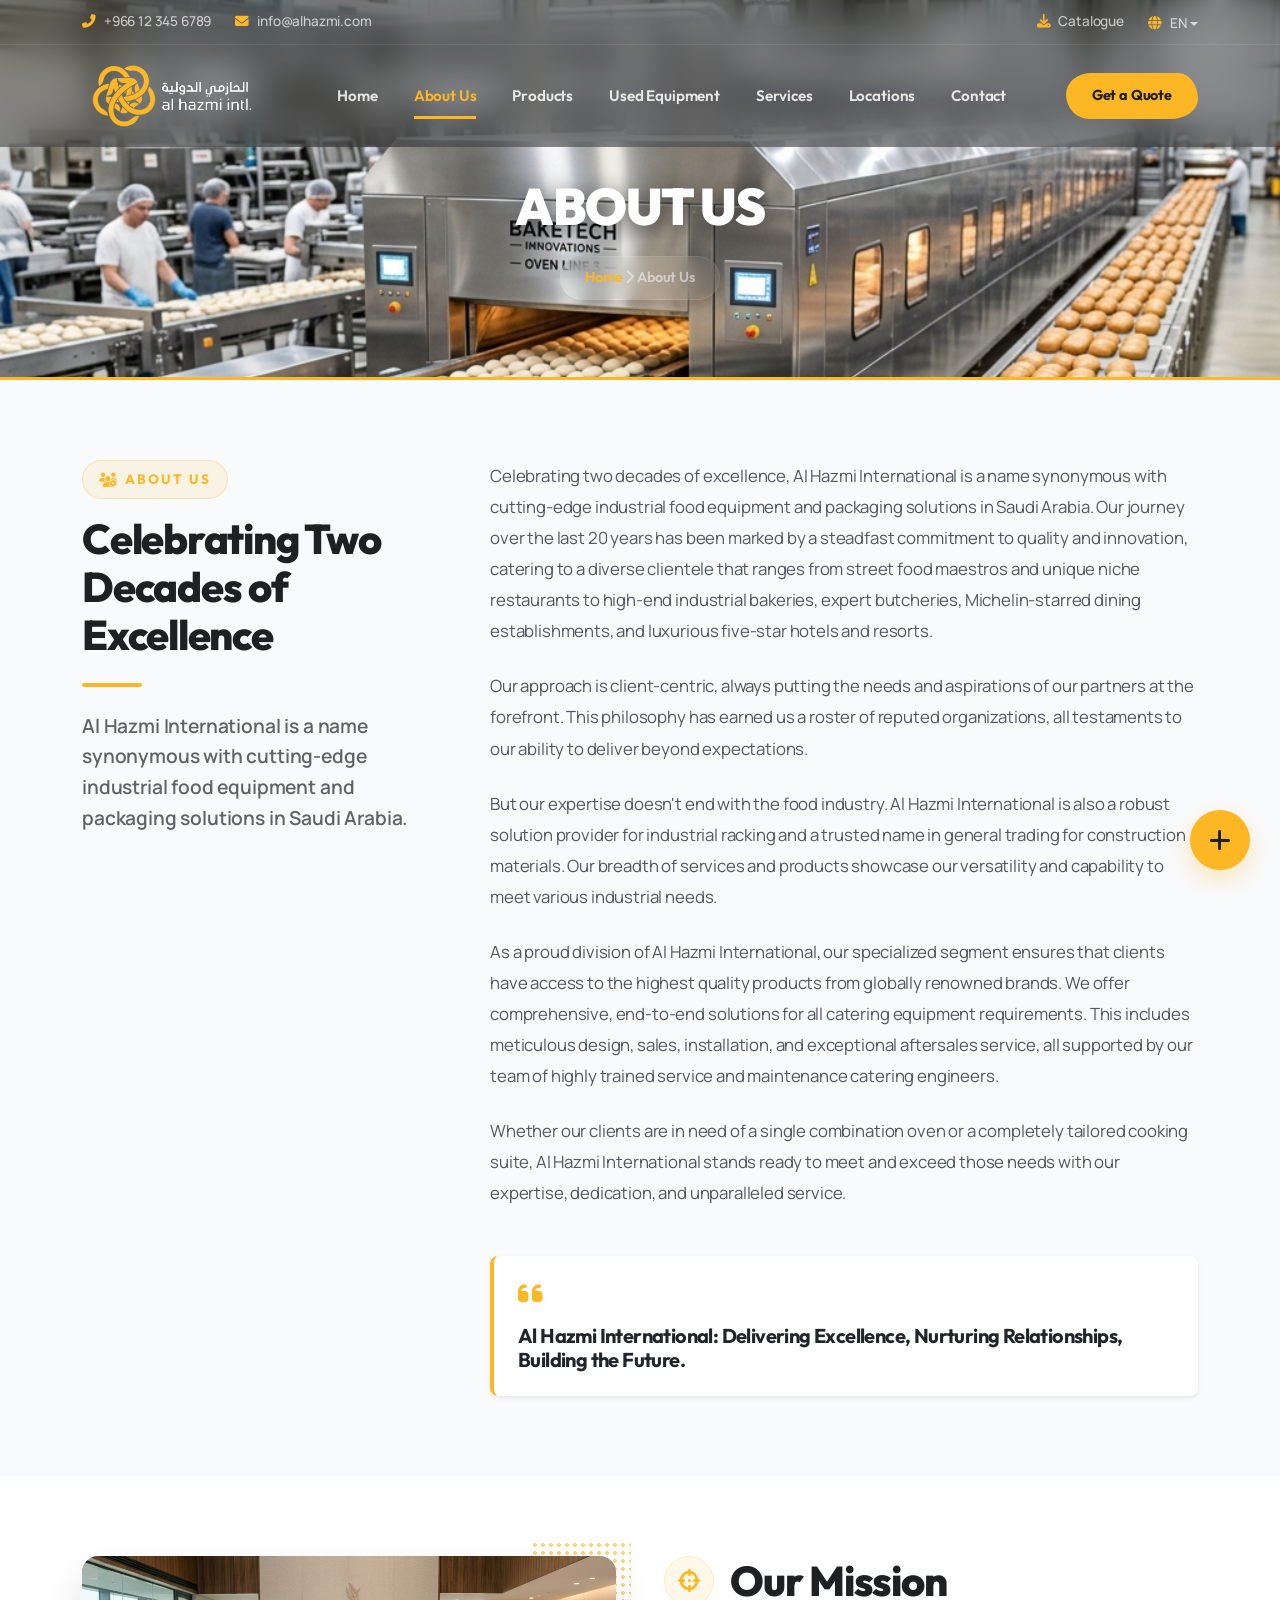
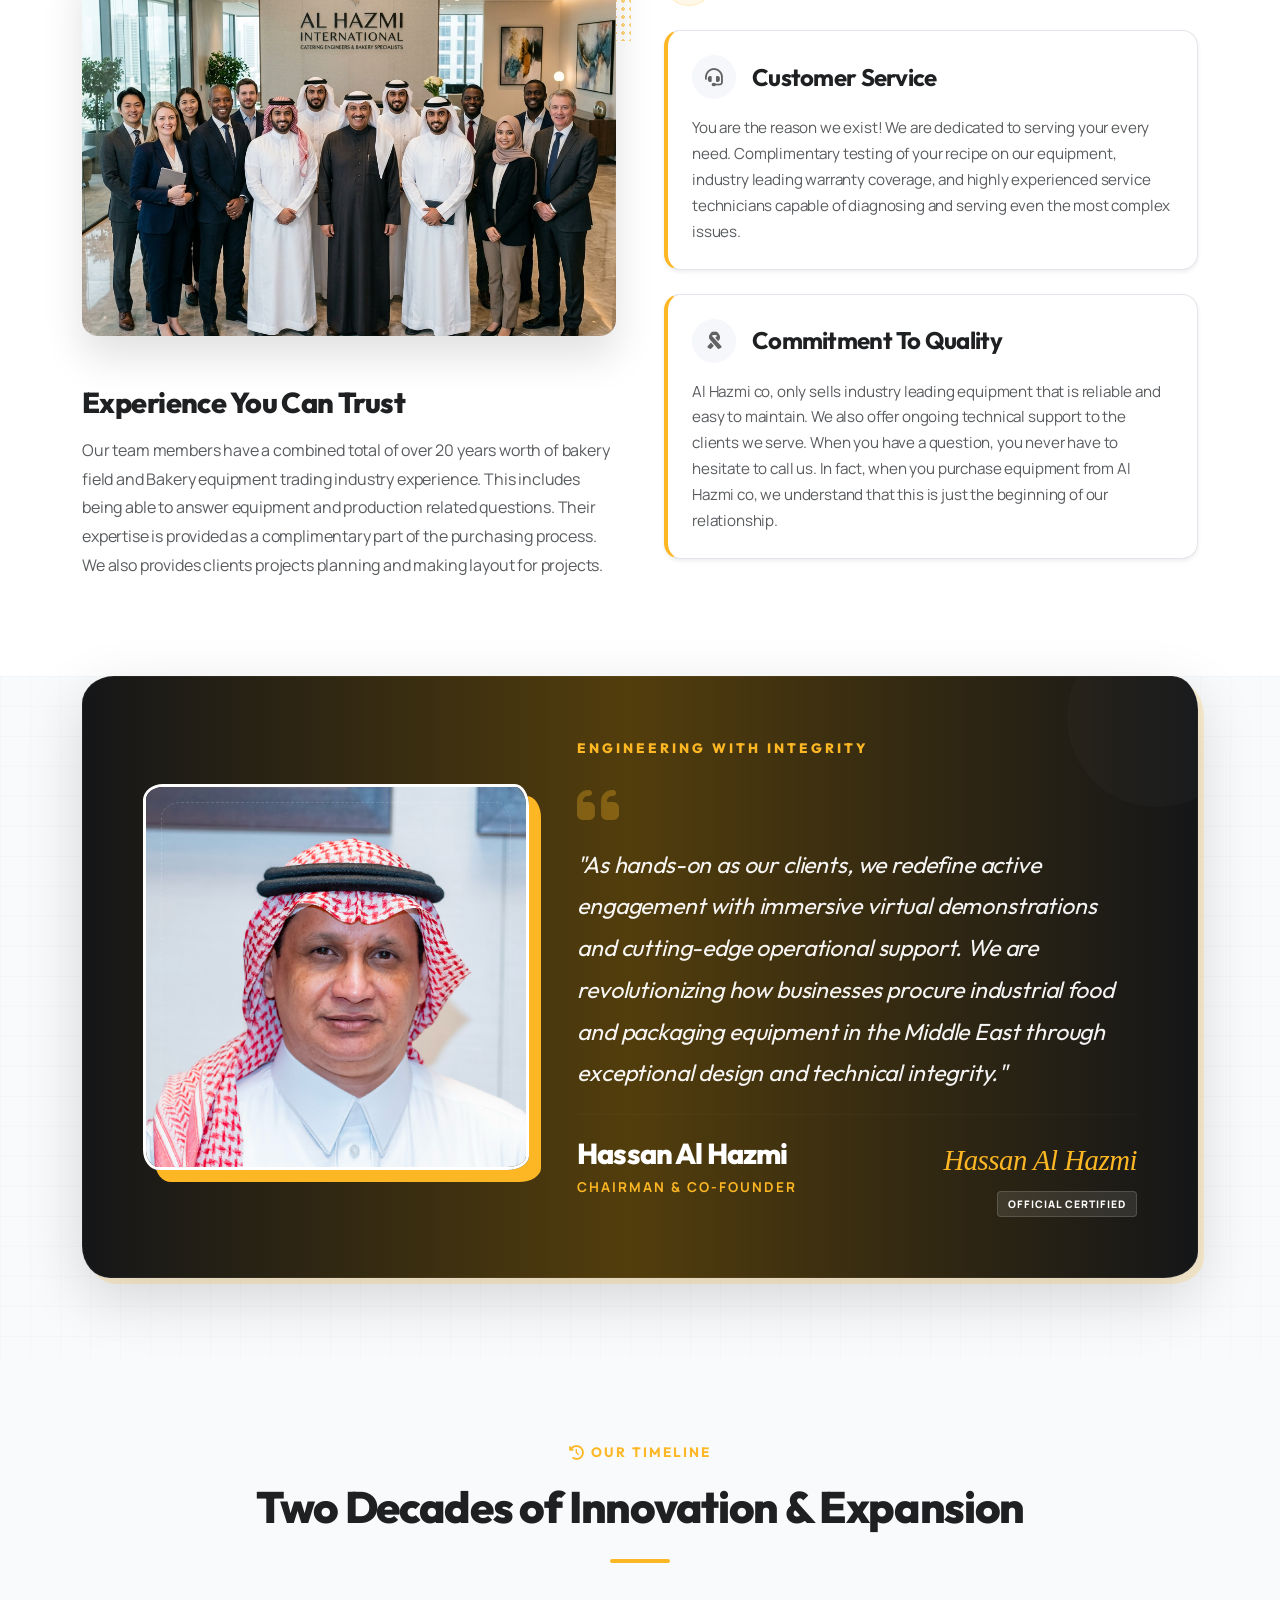
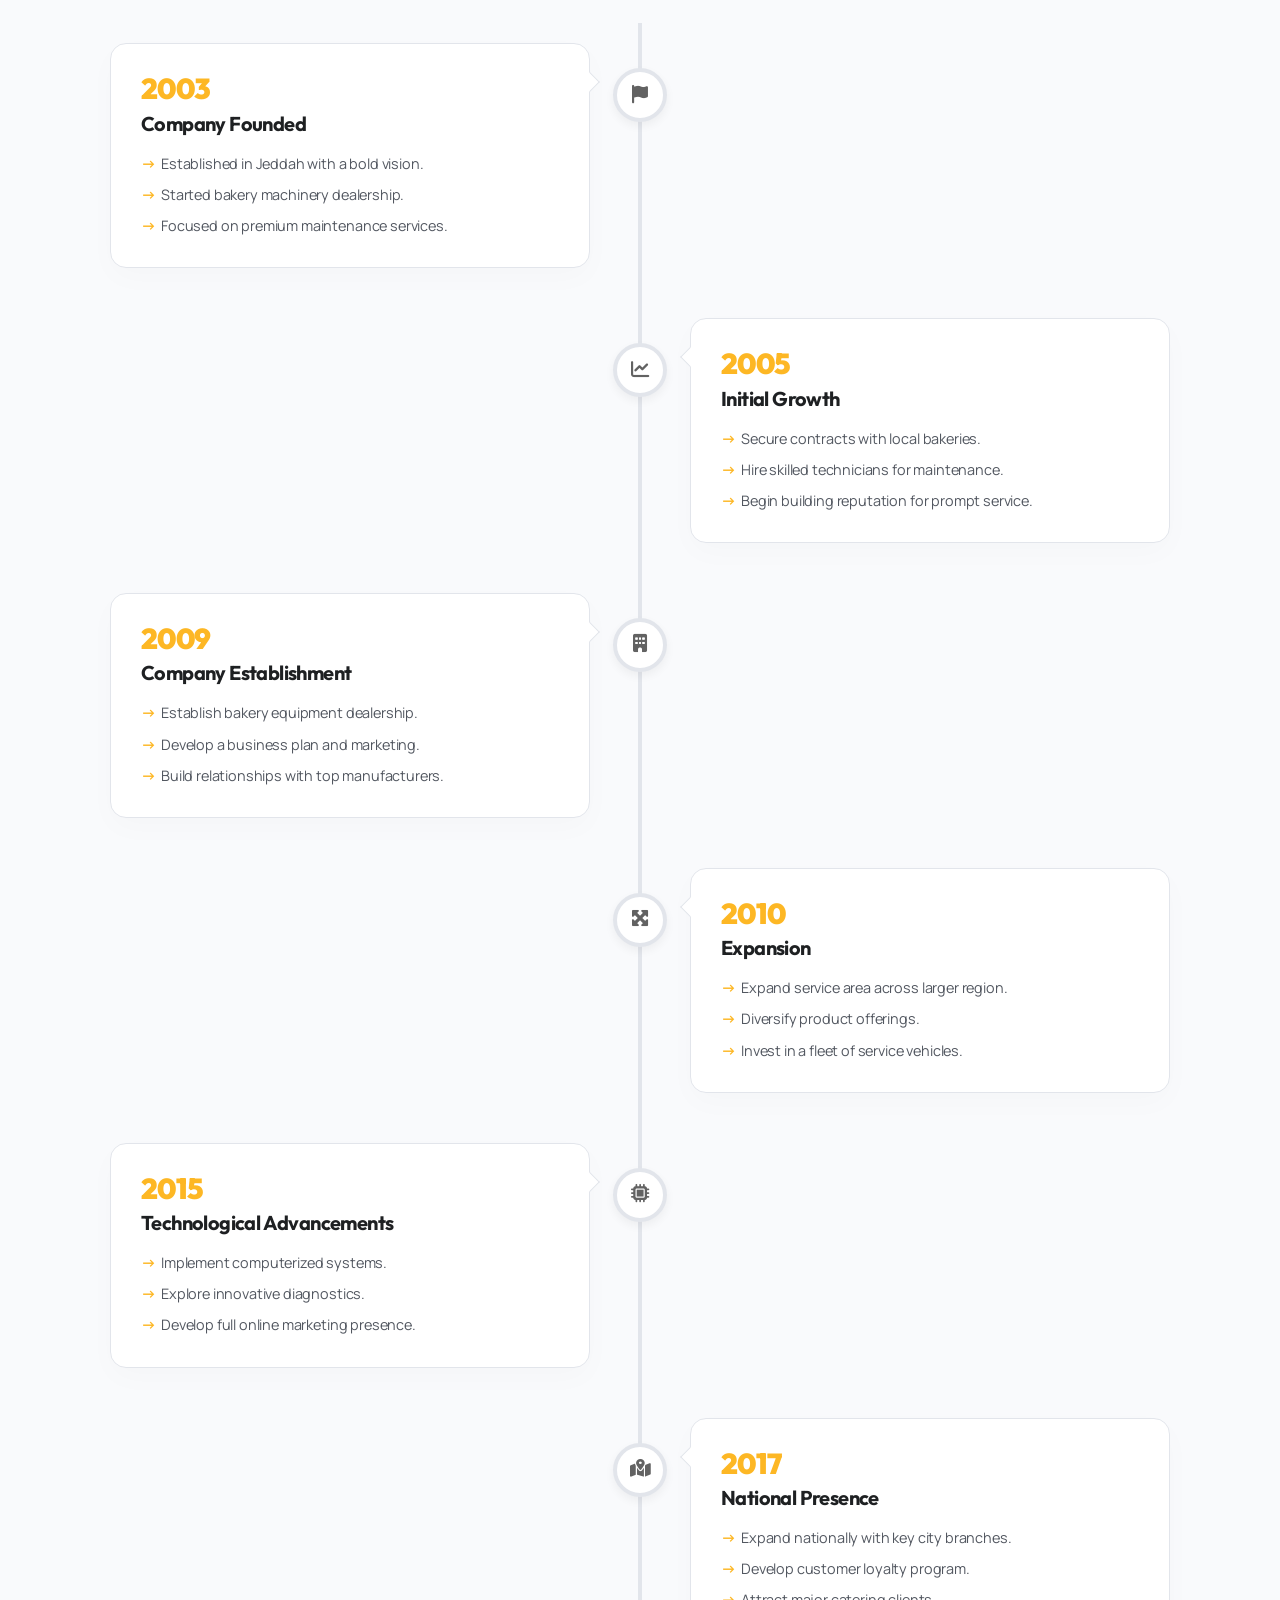
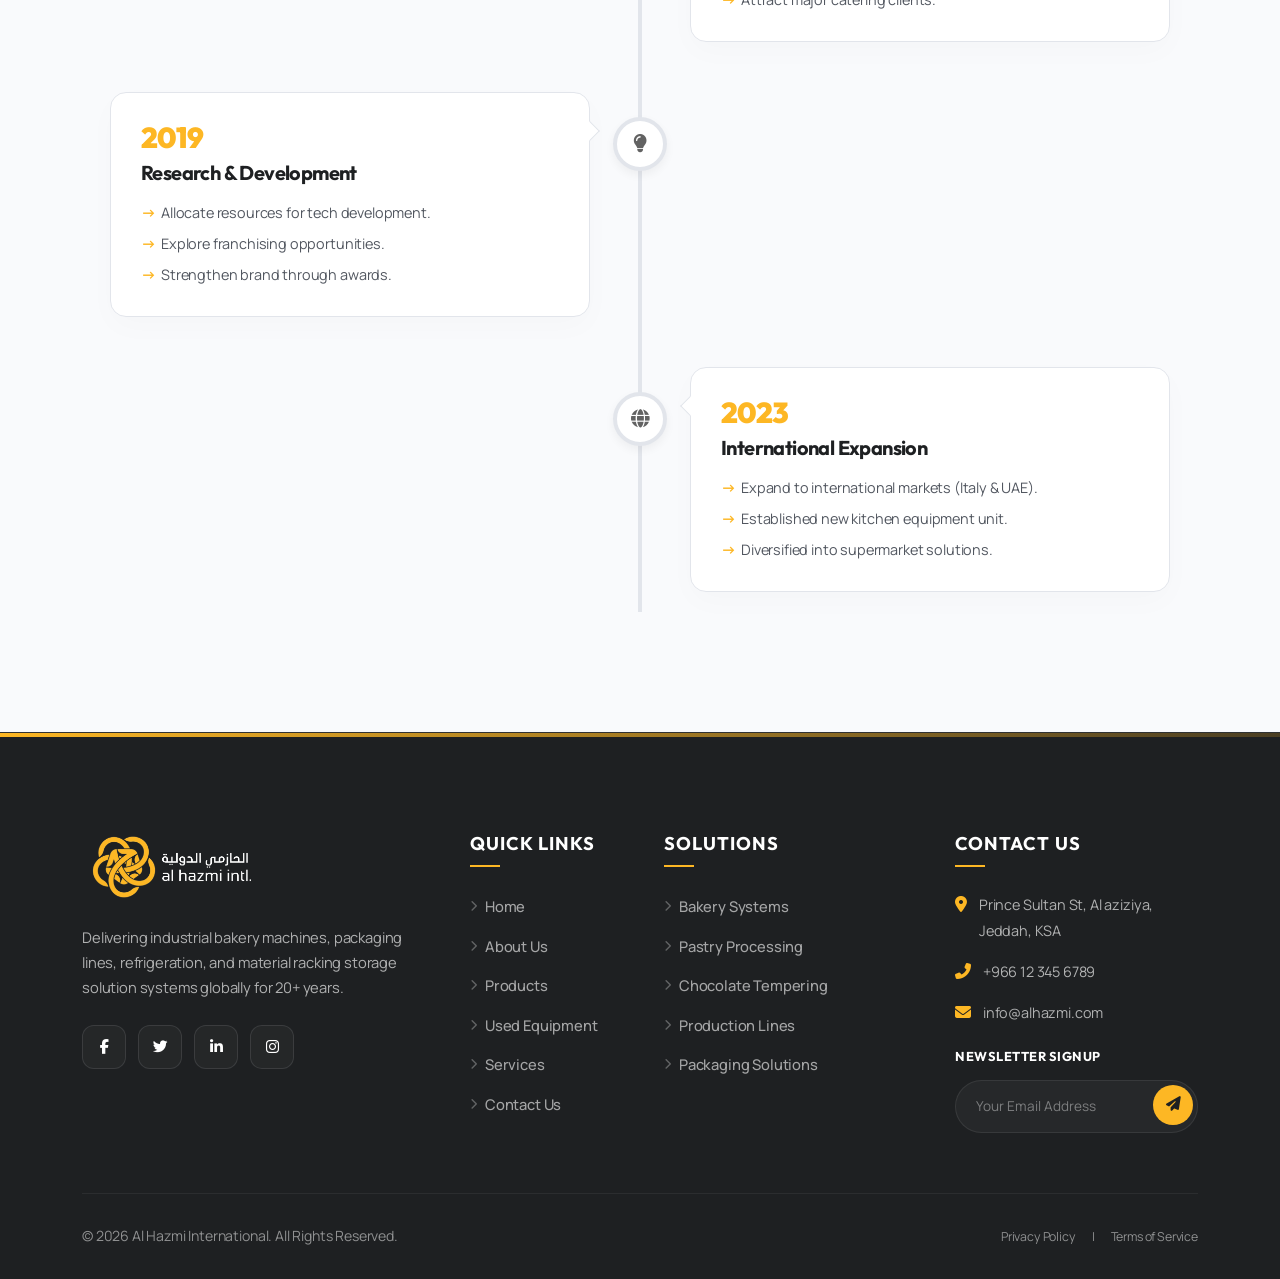
<file: about.html>
<!DOCTYPE html>
<html lang="en">

<head>
  <meta charset="UTF-8">
  <meta name="viewport" content="width=device-width, initial-scale=1.0">
  <title>About Us | Al Hazmi International</title>
  <meta name="description"
    content="Learn about Al Hazmi International, delivering cutting-edge industrial food equipment and packaging solutions in Saudi Arabia for over 20 years.">

  <!-- Bootstrap 5.3 CSS -->
  <link href="https://cdn.jsdelivr.net/npm/bootstrap@5.3.0/dist/css/bootstrap.min.css" rel="stylesheet">

  <!-- Font Awesome 6.4.0 -->
  <link rel="stylesheet" href="https://cdnjs.cloudflare.com/ajax/libs/font-awesome/6.4.0/css/all.min.css">

  <!-- AOS (Animate On Scroll) CSS -->
  <link href="https://unpkg.com/aos@2.3.1/dist/aos.css" rel="stylesheet">

  <!-- Custom Stylesheet -->
  <link rel="stylesheet" href="styles.css">
</head>

<body data-bs-spy="scroll" data-bs-target="#navbar" data-bs-offset="100">

  <!-- Scroll Progress Indicator -->
  <div id="scroll-progress"></div>

  <!-- Page Preloader -->
  <div id="preloader">
    <div class="spinner-box">
      <div class="spinner"></div>
      <div class="preloader-logo">AL HAZMI</div>
    </div>
  </div>

  <!-- Dual-Row Header and Navbar -->
  <header class="fixed-top">
    <!-- Top Contact Bar -->
    <div class="navbar-top-row d-flex align-items-center">
      <div class="container d-flex justify-content-between align-items-center">
        <div class="d-flex gap-4">
          <a href="tel:+966123456789" class="contact-link"><i class="fas fa-phone-alt me-2"></i>+966 12 345 6789</a>
          <a href="mailto:info@alhazmi.com" class="contact-link"><i
              class="fas fa-envelope me-2"></i>info@alhazmi.com</a>
        </div>
        <div class="d-flex align-items-center gap-4">
          <a href="#" class="contact-link"><i class="fas fa-download me-2"></i>Catalogue</a>
          <!-- Language Dropdown -->
          <div class="dropdown">
            <a class="contact-link dropdown-toggle lang-switch" href="#" role="button" id="langDropdown"
              data-bs-toggle="dropdown" aria-expanded="false">
              <i class="fas fa-globe me-2"></i>EN
            </a>
            <ul class="dropdown-menu dropdown-menu-end lang-menu shadow-sm" aria-labelledby="langDropdown">
              <li><a class="dropdown-item fw-bold" href="#">English (EN)</a></li>
              <li><a class="dropdown-item" href="#">العربية (AR)</a></li>
            </ul>
          </div>
        </div>
      </div>
    </div>

    <!-- Main Navigation Bar -->
    <nav id="navbar" class="navbar navbar-expand-lg main-navbar">
      <div class="container">
        <a class="navbar-brand d-flex align-items-center" href="index.html">
          <img src="assets/images/logo-light.png" alt="Al Hazmi International Logo" class="logo-img">
        </a>
        <button class="navbar-toggler border-0 shadow-none" type="button" data-bs-toggle="collapse"
          data-bs-target="#mainNav" aria-controls="mainNav" aria-expanded="false" aria-label="Toggle navigation">
          <span class="navbar-toggler-icon"></span>
        </button>
        <div class="collapse navbar-collapse" id="mainNav">
          <ul class="navbar-nav mx-auto">
            <li class="nav-item">
              <a class="nav-link" href="index.html#home">Home</a>
            </li>
            <li class="nav-item">
              <a class="nav-link active" href="about.html">About Us</a>
            </li>
            <li class="nav-item">
              <a class="nav-link" href="products.html">Products</a>
            </li>
            <li class="nav-item">
              <a class="nav-link" href="used-equipment.html">Used Equipment</a>
            </li>
            <li class="nav-item">
              <a class="nav-link" href="services.html">Services</a>
            </li>

            <li class="nav-item">
              <a class="nav-link" href="locations.html">Locations</a>
            </li>
            <li class="nav-item">
              <a class="nav-link" href="contact.html">Contact</a>
            </li>
          </ul>
          <div>
            <a href="#" class="btn btn-header-cta" data-bs-toggle="modal" data-bs-target="#quoteModal">Get a Quote</a>
          </div>
        </div>
      </div>
    </nav>
  </header>

  <!-- Inner Page Hero Section -->
  <section class="about-hero-section">
    <div class="hero-overlay-gradient"></div>
    <div class="container about-hero-container">
      <div class="row">
        <div class="col-12 text-center" data-aos="fade-up" data-aos-duration="1000">
          <h1 class="about-hero-title">About Us</h1>
          <div class="about-breadcrumbs d-flex justify-content-center align-items-center gap-2">
            <a href="index.html">Home</a>
            <i class="fas fa-chevron-right text-white-50 fs-12"></i>
            <span class="text-white-50">About Us</span>
          </div>
        </div>
      </div>
    </div>
  </section>

  <!-- Company Overview Section (Image 1) -->
  <section class="section-padding bg-light-alt-section">
    <div class="container">
      <div class="row g-5 align-items-start">

        <!-- Left Side: Sticky Tagline & Graphic -->
        <div class="col-lg-4 text-start sticky-lg-top" style="top: 120px; z-index: 10;" data-aos="fade-right">
          <div class="about-page-tag-wrapper d-flex align-items-center gap-2 mb-3">
            <div class="about-page-tag-icon"><i class="fas fa-users-cog"></i></div>
            <span class="section-tag mb-0">About Us</span>
          </div>
          <h2 class="about-page-headline mb-4">Celebrating Two Decades of Excellence</h2>
          <div class="accent-bar-gold mb-4"></div>
          <p class="lead-text text-muted">
            Al Hazmi International is a name synonymous with cutting-edge industrial food equipment and packaging
            solutions in Saudi Arabia.
          </p>
        </div>

        <!-- Right Side: Detailed Narrative Paragraphs -->
        <div class="col-lg-8 text-start" data-aos="fade-left" data-aos-delay="200">
          <div class="about-page-content-wrapper">
            <p class="about-page-p">
              Celebrating two decades of excellence, Al Hazmi International is a name synonymous with cutting-edge
              industrial food equipment and packaging solutions in Saudi Arabia. Our journey over the last 20 years has
              been marked by a steadfast commitment to quality and innovation, catering to a diverse clientele that
              ranges from street food maestros and unique niche restaurants to high-end industrial bakeries, expert
              butcheries, Michelin-starred dining establishments, and luxurious five-star hotels and resorts.
            </p>
            <p class="about-page-p">
              Our approach is client-centric, always putting the needs and aspirations of our partners at the forefront.
              This philosophy has earned us a roster of reputed organizations, all testaments to our ability to deliver
              beyond expectations.
            </p>
            <p class="about-page-p">
              But our expertise doesn't end with the food industry. Al Hazmi International is also a robust solution
              provider for industrial racking and a trusted name in general trading for construction materials. Our
              breadth of services and products showcase our versatility and capability to meet various industrial needs.
            </p>
            <p class="about-page-p">
              As a proud division of Al Hazmi International, our specialized segment ensures that clients have access to
              the highest quality products from globally renowned brands. We offer comprehensive, end-to-end solutions
              for all catering equipment requirements. This includes meticulous design, sales, installation, and
              exceptional aftersales service, all supported by our team of highly trained service and maintenance
              catering engineers.
            </p>
            <p class="about-page-p">
              Whether our clients are in need of a single combination oven or a completely tailored cooking suite, Al
              Hazmi International stands ready to meet and exceed those needs with our expertise, dedication, and
              unparalleled service.
            </p>

            <div class="about-page-closing-quote mt-5 p-4 border-start-gold bg-white shadow-sm rounded-3">
              <i class="fas fa-quote-left text-gold mb-3 d-block fs-3"></i>
              <h5 class="fw-bold text-dark mb-0">Al Hazmi International: Delivering Excellence, Nurturing Relationships,
                Building the Future.</h5>
            </div>
          </div>
        </div>

      </div>
    </div>
  </section>

  <!-- Our Mission & Values Section (Image 2) -->
  <section class="section-padding bg-white">
    <div class="container">
      <div class="row g-5">

        <!-- Left Column: Team Picture and Experience -->
        <div class="col-lg-6 text-start" data-aos="fade-up" data-aos-duration="1000">
          <div class="about-team-frame-wrap mb-4">
            <img src="assets/images/team.png" alt="Al Hazmi International Team" class="img-fluid rounded-4 shadowabout">
            <div class="about-team-grid-accent"></div>
          </div>

          <h3 class="about-section-subtitle mb-3">Experience You Can Trust</h3>
          <p class="text-muted" style="line-height: 1.8;">
            Our team members have a combined total of over 20 years worth of bakery field and Bakery equipment trading
            industry experience. This includes being able to answer equipment and production related questions. Their
            expertise is provided as a complimentary part of the purchasing process. We also provides clients projects
            planning and making layout for projects.
          </p>
        </div>

        <!-- Right Column: Mission and Cards -->
        <div class="col-lg-6 text-start" data-aos="fade-up" data-aos-duration="1000" data-aos-delay="200">
          <div class="d-flex align-items-center gap-3 mb-4">
            <div class="about-mission-title-icon"><i class="fas fa-crosshairs"></i></div>
            <h2 class="about-page-headline mb-0">Our Mission</h2>
          </div>

          <!-- Customer Service Card -->
          <div class="about-mission-card mb-4 p-4 rounded-4 shadow-sm border-start-accent">
            <div class="d-flex align-items-center gap-3 mb-3">
              <div class="about-card-icon"><i class="fas fa-headset"></i></div>
              <h4 class="mb-0 fw-bold">Customer Service</h4>
            </div>
            <p class="text-muted mb-0" style="font-size: 0.95rem; line-height: 1.7;">
              You are the reason we exist! We are dedicated to serving your every need. Complimentary testing of your
              recipe on our equipment, industry leading warranty coverage, and highly experienced service technicians
              capable of diagnosing and serving even the most complex issues.
            </p>
          </div>

          <!-- Commitment To Quality Card -->
          <div class="about-mission-card p-4 rounded-4 shadow-sm border-start-accent">
            <div class="d-flex align-items-center gap-3 mb-3">
              <div class="about-card-icon"><i class="fas fa-ribbon"></i></div>
              <h4 class="mb-0 fw-bold">Commitment To Quality</h4>
            </div>
            <p class="text-muted mb-0" style="font-size: 0.95rem; line-height: 1.7;">
              Al Hazmi co, only sells industry leading equipment that is reliable and easy to maintain. We also offer
              ongoing technical support to the clients we serve. When you have a question, you never have to hesitate to
              call us. In fact, when you purchase equipment from Al Hazmi co, we understand that this is just the
              beginning of our relationship.
            </p>
          </div>
        </div>

      </div>
    </div>
  </section>
  <section class="section-padding bg-light-section pt-0">
    <div class="container">
      <div class="chairman-card" data-aos="zoom-in" data-aos-duration="1000">
        <div class="row align-items-center g-5">
          <div class="col-lg-5">
            <div class="chairman-portrait-wrap">
              <img src="assets/images/chairman.png" alt="Hassan Al Hazmi">
              <div class="chairman-portrait-grid-accent"></div>
            </div>
          </div>
          <div class="col-lg-7 text-start">
            <span class="chairman-tagline">Engineering with Integrity</span>
            <i class="fas fa-quote-left chairman-quote-icon"></i>
            <p class="chairman-quote-text">
              "As hands-on as our clients, we redefine active engagement with immersive virtual demonstrations and
              cutting-edge operational support. We are revolutionizing how businesses procure industrial food and
              packaging equipment in the Middle East through exceptional design and technical integrity."
            </p>
            <hr style="border-color: rgba(255,255,255,0.1); margin-top: 20px; margin-bottom: 20px;">
            <div class="chairman-meta-wrap">
              <div class="chairman-info">
                <h3 class="chairman-name">Hassan Al Hazmi</h3>
                <p class="chairman-role">Chairman & Co-Founder</p>
              </div>
              <div class="chairman-signature-wrap">
                <span class="signature-line">Hassan Al Hazmi</span>
                <span class="signature-stamp">OFFICIAL CERTIFIED</span>
              </div>
            </div>
          </div>
        </div>
      </div>
    </div>
  </section>
  <!-- Curved Interactive Timeline Section (Image 3) -->
  <section id="about-timeline" class="section-padding bg-light-alt-section overflow-hidden">
    <div class="container">
      <div class="text-center mb-5" data-aos="fade-up">
        <div class="d-inline-flex align-items-center gap-2 mb-3">
          <div class="about-page-tag-icon"><i class="fas fa-history"></i></div>
          <span class="section-tag mb-0">Our Timeline</span>
        </div>
        <h2 class="section-title-large">Two Decades of Innovation & Expansion</h2>
        <div class="accent-bar-gold mx-auto mt-3"></div>
      </div>

      <!-- Unified Responsive Interactive Timeline -->
      <div class="timeline-vertical-wrapper" data-aos="fade-up" data-aos-duration="1200">

        <!-- Timeline axis line (progress colored via JS) -->
        <div class="timeline-axis-line">
          <div class="timeline-axis-progress"></div>
        </div>

        <div class="timeline-items-container">

          <!-- 2003 (Left) -->
          <div class="timeline-item timeline-item-left" data-aos="fade-right" data-aos-delay="100">
            <div class="timeline-item-dot">
              <i class="fas fa-flag"></i>
            </div>
            <div class="timeline-item-card">
              <span class="timeline-card-year">2003</span>
              <h4 class="timeline-card-title">Company Founded</h4>
              <ul class="timeline-card-list">
                <li>Established in Jeddah with a bold vision.</li>
                <li>Started bakery machinery dealership.</li>
                <li>Focused on premium maintenance services.</li>
              </ul>
            </div>
          </div>

          <!-- 2005 (Right) -->
          <div class="timeline-item timeline-item-right" data-aos="fade-left" data-aos-delay="150">
            <div class="timeline-item-dot">
              <i class="fas fa-chart-line"></i>
            </div>
            <div class="timeline-item-card">
              <span class="timeline-card-year">2005</span>
              <h4 class="timeline-card-title">Initial Growth</h4>
              <ul class="timeline-card-list">
                <li>Secure contracts with local bakeries.</li>
                <li>Hire skilled technicians for maintenance.</li>
                <li>Begin building reputation for prompt service.</li>
              </ul>
            </div>
          </div>

          <!-- 2009 (Left) -->
          <div class="timeline-item timeline-item-left" data-aos="fade-right" data-aos-delay="200">
            <div class="timeline-item-dot">
              <i class="fas fa-building"></i>
            </div>
            <div class="timeline-item-card">
              <span class="timeline-card-year">2009</span>
              <h4 class="timeline-card-title">Company Establishment</h4>
              <ul class="timeline-card-list">
                <li>Establish bakery equipment dealership.</li>
                <li>Develop a business plan and marketing.</li>
                <li>Build relationships with top manufacturers.</li>
              </ul>
            </div>
          </div>

          <!-- 2010 (Right) -->
          <div class="timeline-item timeline-item-right" data-aos="fade-left" data-aos-delay="250">
            <div class="timeline-item-dot">
              <i class="fas fa-expand-arrows-alt"></i>
            </div>
            <div class="timeline-item-card">
              <span class="timeline-card-year">2010</span>
              <h4 class="timeline-card-title">Expansion</h4>
              <ul class="timeline-card-list">
                <li>Expand service area across larger region.</li>
                <li>Diversify product offerings.</li>
                <li>Invest in a fleet of service vehicles.</li>
              </ul>
            </div>
          </div>

          <!-- 2015 (Left) -->
          <div class="timeline-item timeline-item-left" data-aos="fade-right" data-aos-delay="300">
            <div class="timeline-item-dot">
              <i class="fas fa-microchip"></i>
            </div>
            <div class="timeline-item-card">
              <span class="timeline-card-year">2015</span>
              <h4 class="timeline-card-title">Technological Advancements</h4>
              <ul class="timeline-card-list">
                <li>Implement computerized systems.</li>
                <li>Explore innovative diagnostics.</li>
                <li>Develop full online marketing presence.</li>
              </ul>
            </div>
          </div>

          <!-- 2017 (Right) -->
          <div class="timeline-item timeline-item-right" data-aos="fade-left" data-aos-delay="350">
            <div class="timeline-item-dot">
              <i class="fas fa-map-marked-alt"></i>
            </div>
            <div class="timeline-item-card">
              <span class="timeline-card-year">2017</span>
              <h4 class="timeline-card-title">National Presence</h4>
              <ul class="timeline-card-list">
                <li>Expand nationally with key city branches.</li>
                <li>Develop customer loyalty program.</li>
                <li>Attract major catering clients.</li>
              </ul>
            </div>
          </div>

          <!-- 2019 (Left) -->
          <div class="timeline-item timeline-item-left" data-aos="fade-right" data-aos-delay="400">
            <div class="timeline-item-dot">
              <i class="fas fa-lightbulb"></i>
            </div>
            <div class="timeline-item-card">
              <span class="timeline-card-year">2019</span>
              <h4 class="timeline-card-title">Research & Development</h4>
              <ul class="timeline-card-list">
                <li>Allocate resources for tech development.</li>
                <li>Explore franchising opportunities.</li>
                <li>Strengthen brand through awards.</li>
              </ul>
            </div>
          </div>

          <!-- 2023 (Right) -->
          <div class="timeline-item timeline-item-right" data-aos="fade-left" data-aos-delay="450">
            <div class="timeline-item-dot">
              <i class="fas fa-globe"></i>
            </div>
            <div class="timeline-item-card">
              <span class="timeline-card-year">2023</span>
              <h4 class="timeline-card-title">International Expansion</h4>
              <ul class="timeline-card-list">
                <li>Expand to international markets (Italy & UAE).</li>
                <li>Established new kitchen equipment unit.</li>
                <li>Diversified into supermarket solutions.</li>
              </ul>
            </div>
          </div>

        </div>

      </div>
  </section>

  <!-- Footer -->
  <!-- Footer -->
  <footer class="site-footer">
    <div class="container">
      <div class="row g-5">

        <!-- Col 1: About & Info -->
        <div class="col-lg-4 col-md-6 text-start">
          <a class="d-flex align-items-center mb-4 text-white" href="index.html">
            <img src="assets/images/logo-light.png" alt="Al Hazmi International Logo" class="logo-img">
          </a>
          <p class="mb-4" style="line-height: 1.7;">Delivering industrial bakery machines, packaging lines, refrigeration, and material racking storage solution systems globally for 20+ years.</p>
          <div class="footer-social-icons">
            <a href="#" aria-label="Facebook"><i class="fab fa-facebook-f"></i></a>
            <a href="#" aria-label="Twitter"><i class="fab fa-twitter"></i></a>
            <a href="#" aria-label="LinkedIn"><i class="fab fa-linkedin-in"></i></a>
            <a href="#" aria-label="Instagram"><i class="fab fa-instagram"></i></a>
          </div>
        </div>

        <!-- Col 2: Quick Links -->
        <div class="col-lg-2 col-md-6 text-start">
          <h4 class="footer-widget-title">Quick Links</h4>
          <ul class="footer-links">
            <li><a href="index.html#home"><i class="fas fa-chevron-right"></i> Home</a></li>
            <li><a href="about.html"><i class="fas fa-chevron-right"></i> About Us</a></li>
            <li><a href="products.html"><i class="fas fa-chevron-right"></i> Products</a></li>
            <li><a href="used-equipment.html"><i class="fas fa-chevron-right"></i> Used Equipment</a></li>
            <li><a href="services.html"><i class="fas fa-chevron-right"></i> Services</a></li>
            <li><a href="contact.html"><i class="fas fa-chevron-right"></i> Contact Us</a></li>
          </ul>
        </div>

        <!-- Col 3: Solutions -->
        <div class="col-lg-3 col-md-6 text-start">
          <h4 class="footer-widget-title">Solutions</h4>
          <ul class="footer-links">
            <li><a href="products.html?category=bakery"><i class="fas fa-chevron-right"></i> Bakery Systems</a></li>
            <li><a href="products.html?category=pastry"><i class="fas fa-chevron-right"></i> Pastry Processing</a></li>
            <li><a href="products.html?category=chocolate"><i class="fas fa-chevron-right"></i> Chocolate Tempering</a></li>
            <li><a href="products.html?category=production"><i class="fas fa-chevron-right"></i> Production Lines</a></li>
            <li><a href="products.html?category=packaging"><i class="fas fa-chevron-right"></i> Packaging Solutions</a></li>
          </ul>
        </div>

        <!-- Col 4: Contact & Newsletter -->
        <div class="col-lg-3 col-md-6 text-start">
          <h4 class="footer-widget-title">Contact Us</h4>
          <ul class="footer-contact-info mb-4">
            <li><i class="fas fa-map-marker-alt"></i> Prince Sultan St, Al aziziya, Jeddah, KSA</li>
            <li><i class="fas fa-phone-alt"></i> +966 12 345 6789</li>
            <li><i class="fas fa-envelope"></i> info@alhazmi.com</li>
          </ul>
          
          <h5 class="text-white small fw-bold text-uppercase mb-2" style="letter-spacing: 0.5px;">Newsletter Signup</h5>
          <form class="footer-newsletter-form">
            <input type="email" placeholder="Your Email Address" required>
            <button type="submit" aria-label="Subscribe"><i class="fas fa-paper-plane"></i></button>
          </form>
        </div>

      </div>

      <!-- Footer Bottom -->
      <div class="footer-bottom">
        <div class="row align-items-center">
          <div class="col-md-6 text-md-start text-center mb-3 mb-md-0">
            <p class="mb-0">&copy; 2026 Al Hazmi International. All Rights Reserved.</p>
          </div>
          <div class="col-md-6 text-md-end text-center">
            <div class="d-flex justify-content-center justify-content-md-end gap-3 small">
              <a href="#" class="text-decoration-none text-white-50 hover-text-gold">Privacy Policy</a>
              <span class="text-white-50">|</span>
              <a href="#" class="text-decoration-none text-white-50 hover-text-gold">Terms of Service</a>
            </div>
          </div>
        </div>
      </div>
    </div>
  </footer>

  <!-- Floating Action Button (FAB) -->
  <div class="fab-container" id="mainFabContainer">
    <div class="fab-options">
      <!-- Profile/Catalog Download Link -->
      <a href="#" class="fab-btn fab-btn-download" title="Download Profile" download>
        <i class="fas fa-file-download"></i>
      </a>
      <!-- WhatsApp Floating Action -->
      <a href="https://wa.me/966123456789" class="fab-btn fab-btn-whatsapp" target="_blank" rel="noopener noreferrer" title="Chat on WhatsApp">
        <i class="fab fa-whatsapp"></i>
      </a>
    </div>
    <!-- Main FAB Trigger -->
    <button class="fab-trigger" id="fabTriggerBtn" aria-label="Toggle Actions">
      <i class="fas fa-plus"></i>
    </button>
  </div>

  <!-- Floating Action Button Toggle Script -->
  <script>
    document.addEventListener('DOMContentLoaded', () => {
      const fabContainer = document.getElementById('mainFabContainer');
      const fabTrigger = document.getElementById('fabTriggerBtn');
      if (fabTrigger && fabContainer) {
        fabTrigger.addEventListener('click', (e) => {
          e.stopPropagation();
          fabContainer.classList.toggle('active');
        });
        document.addEventListener('click', (e) => {
          if (!fabContainer.contains(e.target)) {
            fabContainer.classList.remove('active');
          }
        });
      }
    });
  </script>

  <!-- JS Scripts -->
  <!-- Bootstrap Bundle 5.3 JS -->
  <script src="https://cdn.jsdelivr.net/npm/bootstrap@5.3.0/dist/js/bootstrap.bundle.min.js"></script>

  <!-- AOS Animation JS -->
  <script src="https://unpkg.com/aos@2.3.1/dist/aos.js"></script>

  <!-- Core Custom JS -->
  <script>
    // Initialize Scroll Reveal Animations (AOS)
    document.addEventListener('DOMContentLoaded', () => {
      AOS.init({
        duration: 900,
        once: true,
        offset: 120,
        easing: 'ease-out-cubic'
      });

      // Hide Preloader smoothly
      const preloader = document.getElementById('preloader');
      setTimeout(() => {
        preloader.style.opacity = '0';
        preloader.style.visibility = 'hidden';
      }, 500);

      // Initialize timeline progress
      updateTimelineProgress();
    });

    // Handle Scroll Effects (Navbar shrinking, Scroll Progress)
    window.addEventListener('scroll', () => {
      const scrollY = window.scrollY;
      const docHeight = document.documentElement.scrollHeight - window.innerHeight;

      // Shrink Navbar on Scroll
      if (scrollY > 60) {
        document.body.classList.add('navbar-scrolled');
      } else {
        document.body.classList.remove('navbar-scrolled');
      }

      // Update Scroll Progress bar at top
      const scrollPct = (scrollY / docHeight) * 100;
      document.getElementById('scroll-progress').style.width = scrollPct + '%';

      // Update vertical timeline progress
      updateTimelineProgress();
    });

    // Handle Quote Modal Submit
    document.addEventListener('DOMContentLoaded', () => {
      const form = document.getElementById('modalQuoteForm');
      const successMsg = document.getElementById('modalSuccessMsg');
      
      if (form) {
        form.addEventListener('submit', (e) => {
          e.preventDefault();
          
          if (!form.checkValidity()) {
            e.stopPropagation();
            form.classList.add('was-validated');
            return;
          }
          
          form.classList.add('d-none');
          successMsg.classList.remove('d-none');
          
          const modalEl = document.getElementById('quoteModal');
          modalEl.addEventListener('hidden.bs.modal', () => {
            form.reset();
            form.classList.remove('was-validated');
            form.classList.remove('d-none');
            successMsg.classList.add('d-none');
          }, { once: true });
        });
      }
    });

    // Vertical Timeline Progress Line Fill and Card Highlighting on Scroll
    function updateTimelineProgress() {
      const timelineWrapper = document.querySelector('.timeline-vertical-wrapper');
      const progressLine = document.querySelector('.timeline-axis-progress');
      const timelineItems = document.querySelectorAll('.timeline-item');

      if (!timelineWrapper || !progressLine) return;

      const wrapperRect = timelineWrapper.getBoundingClientRect();
      const windowHeight = window.innerHeight;

      // Calculate active progress based on scroll position relative to center of screen
      const triggerPoint = windowHeight * 0.65; // trigger height: 65% from top
      const wrapperTop = wrapperRect.top;
      const wrapperHeight = wrapperRect.height;

      // Calculate progress percentage
      let progressPct = 0;
      if (wrapperTop < triggerPoint) {
        const scrolledDistance = triggerPoint - wrapperTop;
        progressPct = Math.min(scrolledDistance / wrapperHeight, 1);
      }

      progressLine.style.height = (progressPct * 100) + '%';

      // Activate items as they cross the trigger point
      timelineItems.forEach(item => {
        const itemRect = item.getBoundingClientRect();
        if (itemRect.top < triggerPoint) {
          item.classList.add('active');
        } else {
          item.classList.remove('active');
        }
      });
    }
  </script>

  <!-- Get a Quote Modal -->
  <div class="modal fade" id="quoteModal" tabindex="-1" aria-labelledby="quoteModalLabel" aria-hidden="true">
    <div class="modal-dialog modal-dialog-centered modal-lg">
      <div class="modal-content border-0 rounded-4 overflow-hidden shadow-lg bg-dark text-white">
        <div class="modal-header border-bottom border-secondary p-4" style="background: #1c1d1f;">
          <div class="d-flex align-items-center gap-3">
            <div class="bg-gold p-2 rounded-3 text-dark d-flex align-items-center justify-content-center" style="width: 40px; height: 40px; background-color: var(--accent-gold);">
              <i class="fas fa-file-invoice-dollar fs-5"></i>
            </div>
            <div>
              <h5 class="modal-title fw-bold font-headings text-white mb-0" id="quoteModalLabel">Request a Custom Quote</h5>
              <p class="text-white-50 mb-0 small">Tell us about your production requirements</p>
            </div>
          </div>
          <button type="button" class="btn-close btn-close-white" data-bs-dismiss="modal" aria-label="Close"></button>
        </div>
        <div class="modal-body p-4 p-md-5" style="background: var(--primary-dark);">
          <form id="modalQuoteForm" novalidate>
            <div class="row g-4">
              <!-- Full Name -->
              <div class="col-md-6 text-start">
                <label for="modalName" class="form-label small fw-semibold text-white-50 text-uppercase" style="letter-spacing: 0.5px;">Full Name *</label>
                <div class="input-group">
                  <span class="input-group-text"><i class="fas fa-user"></i></span>
                  <input type="text" class="form-control" id="modalName" placeholder="John Doe" required>
                </div>
              </div>
              <!-- Business Email -->
              <div class="col-md-6 text-start">
                <label for="modalEmail" class="form-label small fw-semibold text-white-50 text-uppercase" style="letter-spacing: 0.5px;">Business Email *</label>
                <div class="input-group">
                  <span class="input-group-text"><i class="fas fa-envelope"></i></span>
                  <input type="email" class="form-control" id="modalEmail" placeholder="name@company.com" required>
                </div>
              </div>
              <!-- Phone -->
              <div class="col-md-6 text-start">
                <label for="modalPhone" class="form-label small fw-semibold text-white-50 text-uppercase" style="letter-spacing: 0.5px;">Phone Number *</label>
                <div class="input-group">
                  <span class="input-group-text"><i class="fas fa-phone-alt"></i></span>
                  <input type="tel" class="form-control" id="modalPhone" placeholder="+966 50 000 0000" required>
                </div>
              </div>
              <!-- Company Name -->
              <div class="col-md-6 text-start">
                <label for="modalCompany" class="form-label small fw-semibold text-white-50 text-uppercase" style="letter-spacing: 0.5px;">Company Name</label>
                <div class="input-group">
                  <span class="input-group-text"><i class="fas fa-building"></i></span>
                  <input type="text" class="form-control" id="modalCompany" placeholder="Al Hazmi Co.">
                </div>
              </div>
              <!-- Product Category -->
              <div class="col-md-12 text-start">
                <label for="modalCategory" class="form-label small fw-semibold text-white-50 text-uppercase" style="letter-spacing: 0.5px;">Interest Category *</label>
                <div class="input-group">
                  <span class="input-group-text"><i class="fas fa-th-large"></i></span>
                  <select class="form-select" id="modalCategory" required>
                    <option value="" disabled selected>Select category...</option>
                    <option value="industrial_line">Industrial Line</option>
                    <option value="bakery">Bakery Equipment</option>
                    <option value="pastry">Pastry Equipment</option>
                    <option value="chocolate">Chocolate Machine</option>
                    <option value="kitchen">Kitchen Equipment</option>
                    <option value="packing_machine">Packing Machine</option>
                    <option value="packaging_materials">Packaging Materials</option>
                    <option value="supermarket">Supermarket solution</option>
                    <option value="used_machine">Used Machine</option>
                  </select>
                </div>
              </div>
              <!-- Message -->
              <div class="col-md-12 text-start">
                <label for="modalMessage" class="form-label small fw-semibold text-white-50 text-uppercase" style="letter-spacing: 0.5px;">Production Requirements / Message</label>
                <textarea class="form-control" id="modalMessage" rows="4" placeholder="Please describe the machine capacity, target products, and electrical specs..."></textarea>
              </div>
            </div>
            <!-- Submit Button -->
            <div class="mt-4 pt-2 text-end">
              <button type="button" class="btn btn-outline-secondary px-4 py-2 me-2 rounded-pill font-headings text-white-50 border-secondary" data-bs-dismiss="modal">Cancel</button>
              <button type="submit" class="btn btn-header-cta px-4 py-2">Submit Request <i class="fas fa-paper-plane ms-2"></i></button>
            </div>
          </form>
          <!-- Success Message -->
          <div id="modalSuccessMsg" class="d-none py-5 text-center">
            <div class="mb-4">
              <span class="bg-gold rounded-circle d-inline-flex align-items-center justify-content-center" style="width: 80px; height: 80px; box-shadow: 0 0 0 10px rgba(253, 183, 36, 0.15); background-color: var(--accent-gold);">
                <i class="fas fa-check text-dark fs-1"></i>
              </span>
            </div>
            <h3 class="fw-bold font-headings text-white mb-2">Quote Request Received!</h3>
            <p class="text-white-50 mx-auto" style="max-width: 480px; line-height: 1.6;">
              Thank you for requesting a quote. Our engineering sales team will review your requirements and get in touch with a customized proposal within 24 hours.
            </p>
            <button type="button" class="btn btn-outline-secondary px-4 py-2 mt-4 rounded-pill font-headings text-white-50 border-secondary" data-bs-dismiss="modal">Close Window</button>
          </div>
        </div>
      </div>
    </div>
  </div>
</body>

</html>
</file>
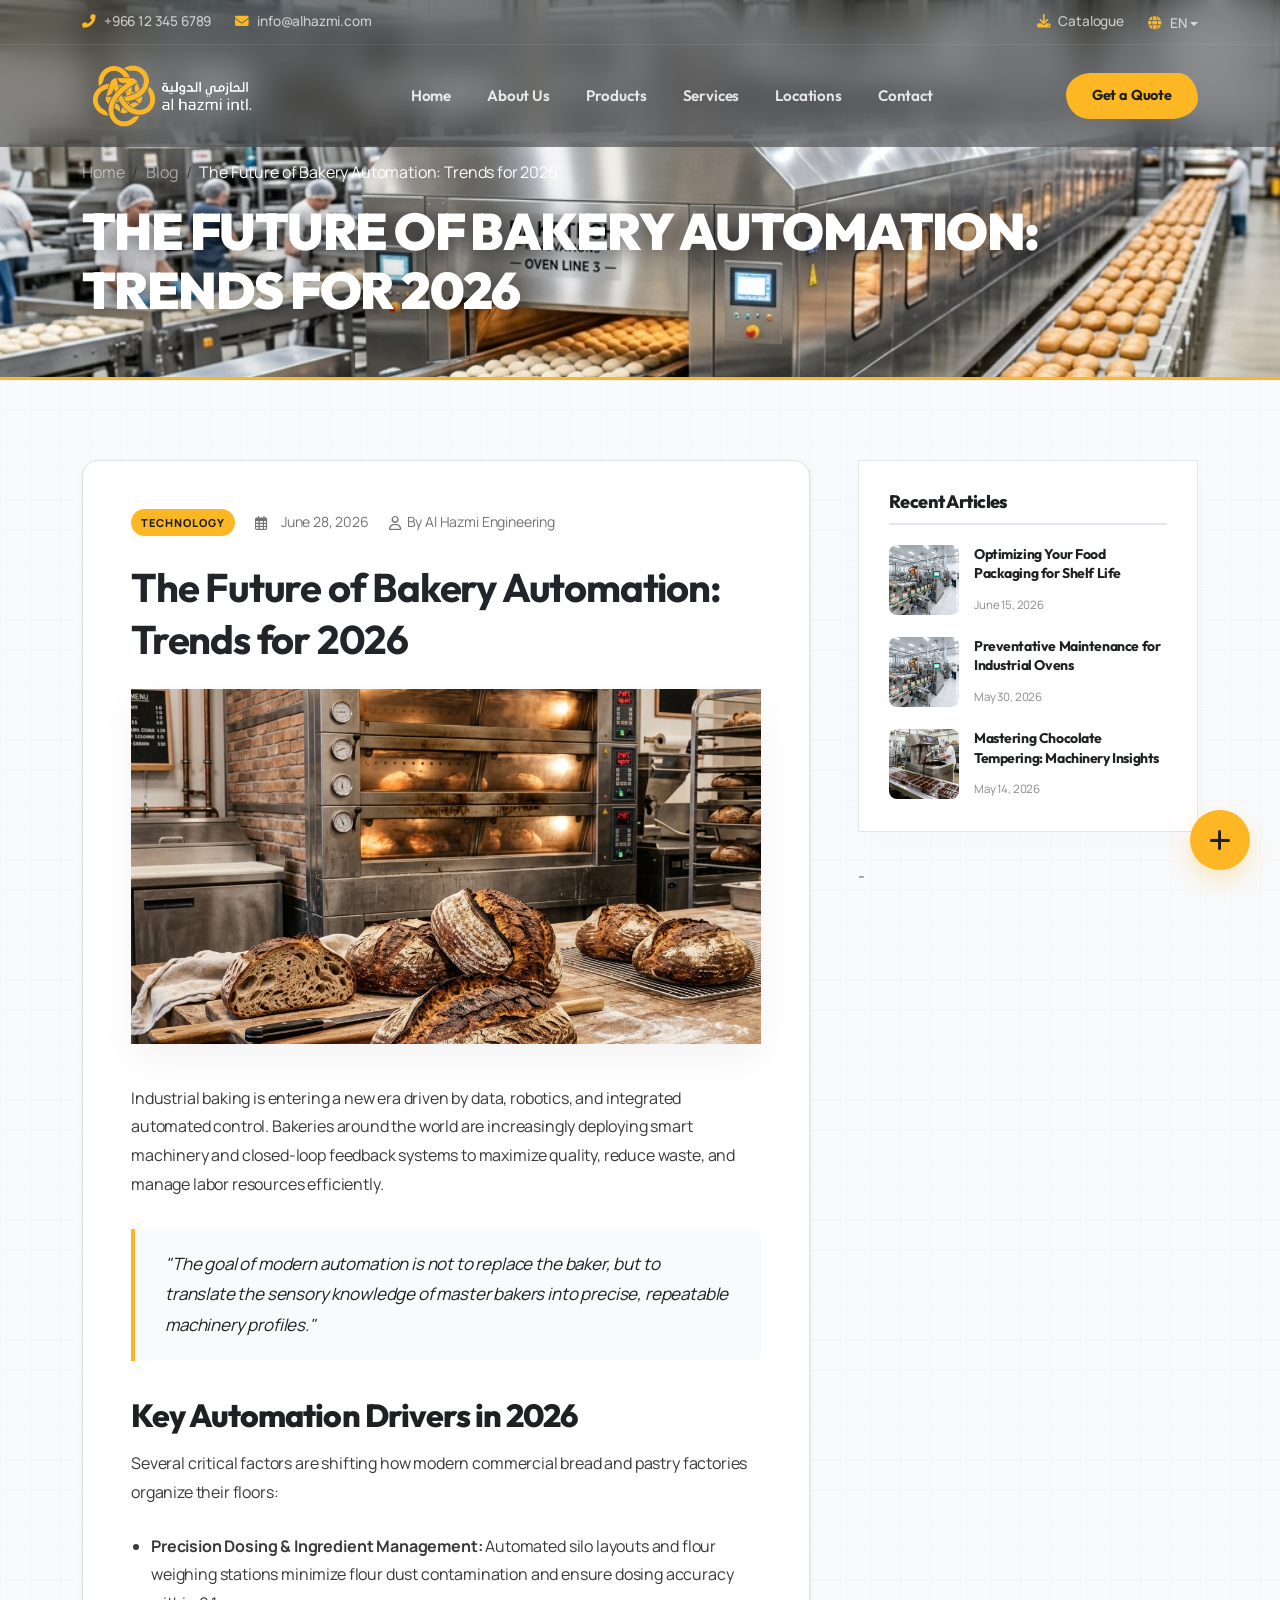
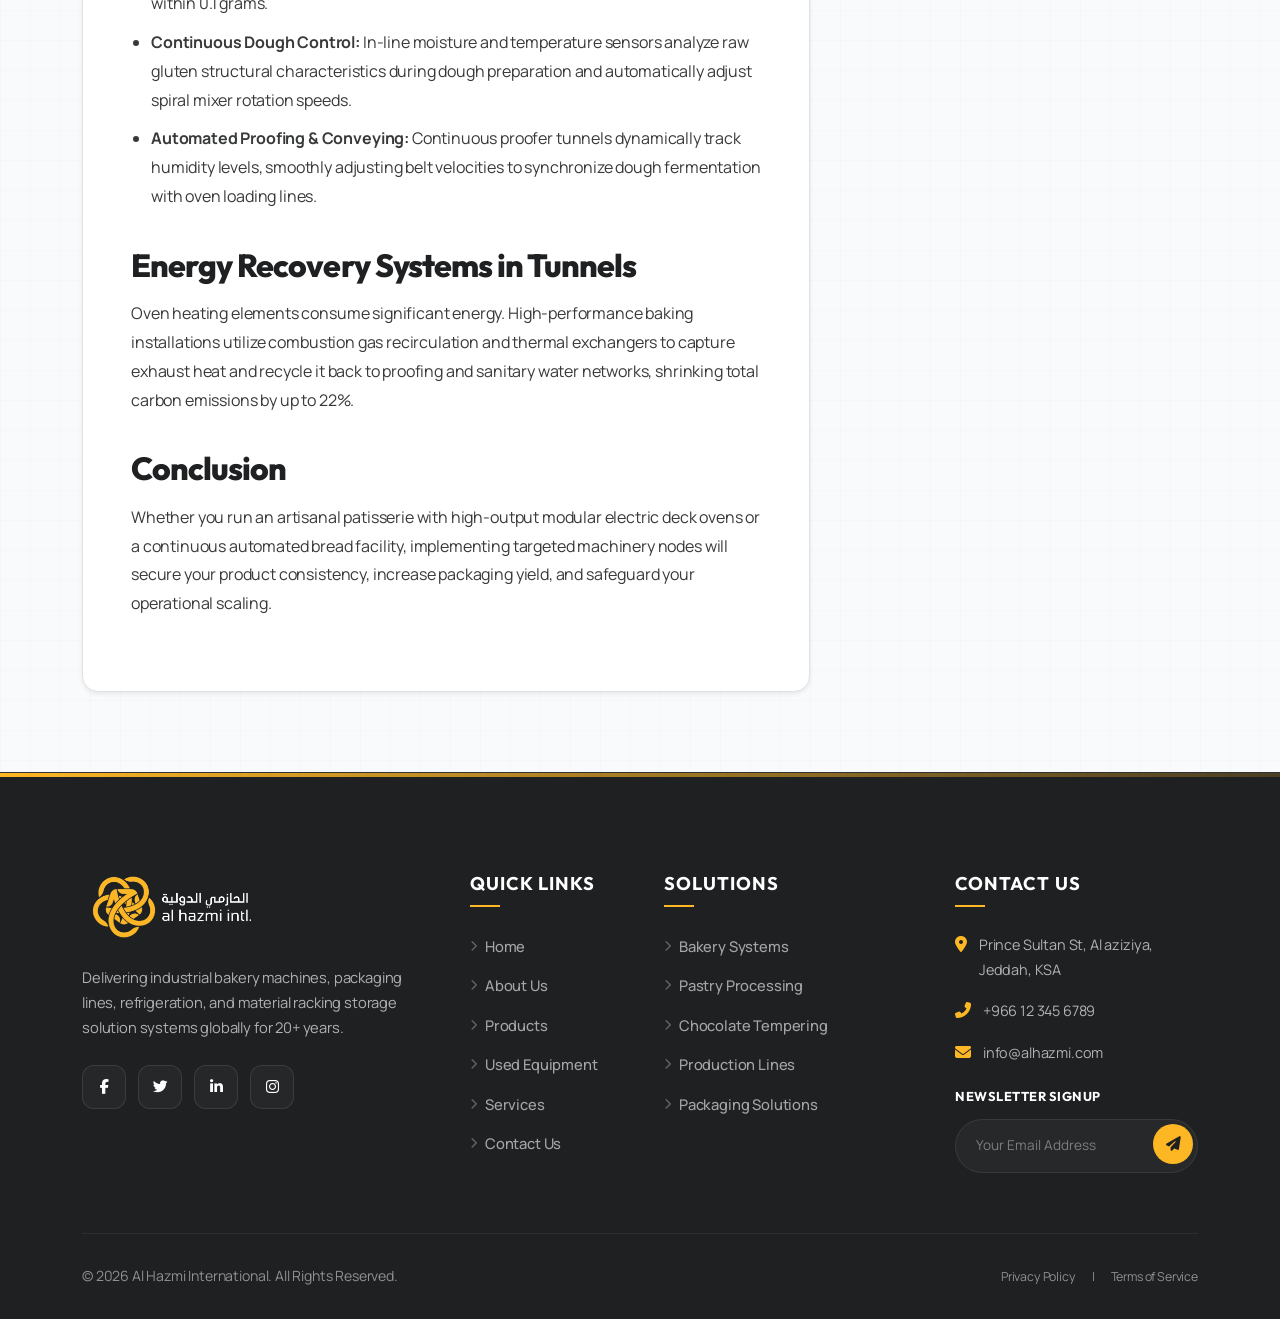
<file: blog-detail.html>
<!DOCTYPE html>
<html lang="en">

<head>
  <meta charset="UTF-8">
  <meta name="viewport" content="width=device-width, initial-scale=1.0">
  <title>Article Detail | Al Hazmi International</title>
  <meta name="description"
    content="Read the latest food machinery insights, automation trends, packaging updates, and maintenance guidelines from Al Hazmi International.">

  <!-- Bootstrap 5.3 CSS -->
  <link href="https://cdn.jsdelivr.net/npm/bootstrap@5.3.0/dist/css/bootstrap.min.css" rel="stylesheet">

  <!-- Font Awesome 6.4.0 -->
  <link rel="stylesheet" href="https://cdnjs.cloudflare.com/ajax/libs/font-awesome/6.4.0/css/all.min.css">

  <!-- AOS (Animate On Scroll) CSS -->
  <link href="https://unpkg.com/aos@2.3.1/dist/aos.css" rel="stylesheet">

  <!-- Custom Stylesheet -->
  <link rel="stylesheet" href="styles.css">

  <style>
    .blog-detail-section {
      padding: 80px 0;
    }

    .article-meta {
      display: flex;
      gap: 20px;
      align-items: center;
      font-size: 14px;
      color: rgba(21, 22, 24, 0.6);
      margin-bottom: 25px;
      flex-wrap: wrap;
    }

    .article-meta span {
      display: flex;
      align-items: center;
      gap: 6px;
    }

    .article-category {
      background: var(--accent-gold);
      color: var(--primary-dark);
      font-size: 11px;
      font-weight: 800;
      text-transform: uppercase;
      letter-spacing: 1px;
      padding: 4px 10px;
      border-radius: 50px;
      display: inline-block;
    }

    .article-featured-img {
      width: 100%;
      border-radius: var(--radius-lg);
      margin-bottom: 40px;
      box-shadow: 0 15px 35px rgba(0, 0, 0, 0.05);
      object-fit: cover;
      aspect-ratio: 16/9;
      max-height: 500px;
    }

    .article-content {
      font-size: 16px;
      line-height: 1.8;
      color: rgba(21, 22, 24, 0.85);
    }

    .article-content h2,
    .article-content h3 {
      font-family: var(--font-headings);
      font-weight: 800;
      color: var(--primary-dark);
      margin-top: 35px;
      margin-bottom: 15px;
    }

    .article-content p {
      margin-bottom: 25px;
    }

    .article-content blockquote {
      border-left: 4px solid var(--accent-gold);
      background-color: var(--bg-light-alt);
      padding: 20px 30px;
      font-style: italic;
      font-size: 17px;
      color: var(--primary-dark);
      border-radius: 0 8px 8px 0;
      margin: 30px 0;
    }

    .article-content ul,
    .article-content ol {
      margin-bottom: 25px;
      padding-left: 20px;
    }

    .article-content li {
      margin-bottom: 10px;
    }

    .sidebar-widget {
      background: var(--white);
      border: 1px solid var(--border-color);
      border-radius: var(--radius-lg);
      padding: 30px;
      margin-bottom: 30px;
      box-shadow: 0 10px 30px rgba(0, 0, 0, 0.01);
    }

    .sidebar-widget-title {
      font-family: var(--font-headings);
      font-weight: 800;
      font-size: 18px;
      color: var(--primary-dark);
      margin-bottom: 20px;
      padding-bottom: 10px;
      border-bottom: 2px solid var(--border-color);
      text-align: left;
    }

    .recent-post-item {
      display: flex;
      gap: 15px;
      margin-bottom: 20px;
      align-items: flex-start;
      text-decoration: none;
    }

    .recent-post-item:last-child {
      margin-bottom: 0;
    }

    .recent-post-img {
      width: 70px;
      height: 70px;
      border-radius: 8px;
      object-fit: cover;
      flex-shrink: 0;
      background: #eee;
    }

    .recent-post-info {
      text-align: left;
    }

    .recent-post-info h4 {
      font-family: var(--font-headings);
      font-size: 14px;
      font-weight: 700;
      line-height: 1.4;
      color: var(--primary-dark);
      margin-bottom: 5px;
      transition: color 0.2s ease;
      display: -webkit-box;
      -webkit-line-clamp: 2;
      -webkit-box-orient: vertical;
      overflow: hidden;
    }

    .recent-post-item:hover h4 {
      color: var(--accent-gold);
    }

    .recent-post-date {
      font-size: 11.5px;
      color: rgba(21, 22, 24, 0.5);
    }

    .sidebar-cta-widget {
      background: var(--primary-dark);
      color: var(--white);
      border-radius: var(--radius-lg);
      padding: 40px 30px;
      text-align: center;
      position: relative;
      overflow: hidden;
      z-index: 1;
    }

    .sidebar-cta-widget::after {
      content: '';
      position: absolute;
      top: -50px;
      right: -50px;
      width: 150px;
      height: 150px;
      background: radial-gradient(circle, rgba(253, 183, 36, 0.15) 0%, rgba(253, 183, 36, 0) 70%);
      border-radius: 50%;
      z-index: -1;
    }

    .sidebar-cta-title {
      font-family: var(--font-headings);
      font-weight: 800;
      font-size: 22px;
      margin-bottom: 15px;
      color: var(--white);
    }

    .sidebar-cta-desc {
      font-size: 14px;
      color: rgba(255, 255, 255, 0.7);
      margin-bottom: 25px;
      line-height: 1.6;
    }
  </style>
</head>

<body>

  <!-- Scroll Progress Indicator -->
  <div id="scroll-progress"></div>

  <!-- Page Preloader -->
  <div id="preloader">
    <div class="spinner-box">
      <div class="spinner"></div>
      <div class="preloader-logo">AL HAZMI</div>
    </div>
  </div>

  <!-- Dual-Row Header and Navbar -->
  <header class="fixed-top">
    <!-- Top Contact Bar -->
    <div class="navbar-top-row d-flex align-items-center">
      <div class="container d-flex justify-content-between align-items-center">
        <div class="d-flex gap-4">
          <a href="tel:+966123456789" class="contact-link"><i class="fas fa-phone-alt me-2"></i>+966 12 345 6789</a>
          <a href="mailto:info@alhazmi.com" class="contact-link"><i
              class="fas fa-envelope me-2"></i>info@alhazmi.com</a>
        </div>
        <div class="d-flex align-items-center gap-4">
          <a href="#" class="contact-link"><i class="fas fa-download me-2"></i>Catalogue</a>
          <!-- Language Dropdown -->
          <div class="dropdown">
            <a class="contact-link dropdown-toggle lang-switch" href="#" role="button" id="langDropdown"
              data-bs-toggle="dropdown" aria-expanded="false">
              <i class="fas fa-globe me-2"></i>EN
            </a>
            <ul class="dropdown-menu dropdown-menu-end lang-menu shadow-sm" aria-labelledby="langDropdown">
              <li><a class="dropdown-item fw-bold" href="#">English (EN)</a></li>
              <li><a class="dropdown-item" href="#">العربية (AR)</a></li>
            </ul>
          </div>
        </div>
      </div>
    </div>

    <!-- Main Navigation Bar -->
    <nav id="navbar" class="navbar navbar-expand-lg main-navbar">
      <div class="container">
        <a class="navbar-brand d-flex align-items-center" href="index.html">
          <img src="assets/images/logo-light.png" alt="Al Hazmi International Logo" class="logo-img">
        </a>
        <button class="navbar-toggler border-0 shadow-none" type="button" data-bs-toggle="collapse"
          data-bs-target="#mainNav" aria-controls="mainNav" aria-expanded="false" aria-label="Toggle navigation">
          <span class="navbar-toggler-icon"></span>
        </button>
        <div class="collapse navbar-collapse" id="mainNav">
          <ul class="navbar-nav mx-auto">
            <li class="nav-item">
              <a class="nav-link" href="index.html#home">Home</a>
            </li>
            <li class="nav-item">
              <a class="nav-link" href="about.html">About Us</a>
            </li>
            <li class="nav-item">
              <a class="nav-link" href="products.html">Products</a>
            </li>
            <li class="nav-item">
              <a class="nav-link" href="services.html">Services</a>
            </li>
            <li class="nav-item">
              <a class="nav-link" href="locations.html">Locations</a>
            </li>
            <li class="nav-item">
              <a class="nav-link" href="contact.html">Contact</a>
            </li>
          </ul>
          <div>
            <a href="#" class="btn btn-header-cta" data-bs-toggle="modal" data-bs-target="#quoteModal">Get a Quote</a>
          </div>
        </div>
      </div>
    </nav>
  </header>

  <!-- Inner Page Hero Section -->
  <section class="about-hero-section">
    <div class="hero-overlay-gradient"></div>
    <div class="container about-hero-container text-start" data-aos="fade-up">
      <!-- Breadcrumbs -->
      <nav aria-label="breadcrumb" class="mb-3">
        <ol class="breadcrumb mb-0" style="background: transparent; padding: 0;">
          <li class="breadcrumb-item"><a href="index.html" class="text-white-50 text-decoration-none">Home</a></li>
          <li class="breadcrumb-item"><a href="blog.html" class="text-white-50 text-decoration-none">Blog</a></li>
          <li class="breadcrumb-item active text-white" aria-current="page" id="crumb-title">Article</li>
        </ol>
      </nav>
      <h1 class="about-hero-title mb-0" id="header-title">Article Insights</h1>
    </div>
  </section>

  <!-- Blog Detail Section -->
  <section class="blog-detail-section bg-light-section">
    <div class="container">
      <div class="row g-5">

        <!-- LEFT: Article content -->
        <div class="col-lg-8 text-start" data-aos="fade-up">
          <div class="bg-white p-4 p-md-5 rounded-4 shadow-sm border">

            <div class="article-meta">
              <span class="article-category" id="meta-category">Technology</span>
              <span id="meta-date"><i class="far fa-calendar-alt"></i>June 28, 2026</span>
              <span><i class="far fa-user"></i>By Al Hazmi Engineering</span>
            </div>

            <h2 class="fw-bold font-headings text-dark mb-4" id="main-title"
              style="font-size: clamp(1.8rem, 4vw, 2.5rem); line-height: 1.3;">Article Title Loading...</h2>

            <img id="featured-image" src="" alt="Featured Article Image" class="article-featured-img img-fluid">

            <div class="article-content" id="article-body">
              <!-- Dynamically populated body -->
            </div>

          </div>
        </div>

        <!-- RIGHT: Sidebar widgets -->
        <div class="col-lg-4 text-start" data-aos="fade-up" data-aos-delay="100">

          <!-- Widget: Recent Posts -->
          <div class="sidebar-widget">
            <h3 class="sidebar-widget-title">Recent Articles</h3>
            <div id="recent-posts-list">
              <!-- Dynamically populated recent articles list -->
            </div>
          </div>

          -

        </div>

      </div>
    </div>
  </section>

  <!-- Footer -->
  <!-- Footer -->
  <footer class="site-footer">
    <div class="container">
      <div class="row g-5">

        <!-- Col 1: About & Info -->
        <div class="col-lg-4 col-md-6 text-start">
          <a class="d-flex align-items-center mb-4 text-white" href="index.html">
            <img src="assets/images/logo-light.png" alt="Al Hazmi International Logo" class="logo-img">
          </a>
          <p class="mb-4" style="line-height: 1.7;">Delivering industrial bakery machines, packaging lines, refrigeration, and material racking storage solution systems globally for 20+ years.</p>
          <div class="footer-social-icons">
            <a href="#" aria-label="Facebook"><i class="fab fa-facebook-f"></i></a>
            <a href="#" aria-label="Twitter"><i class="fab fa-twitter"></i></a>
            <a href="#" aria-label="LinkedIn"><i class="fab fa-linkedin-in"></i></a>
            <a href="#" aria-label="Instagram"><i class="fab fa-instagram"></i></a>
          </div>
        </div>

        <!-- Col 2: Quick Links -->
        <div class="col-lg-2 col-md-6 text-start">
          <h4 class="footer-widget-title">Quick Links</h4>
          <ul class="footer-links">
            <li><a href="index.html#home"><i class="fas fa-chevron-right"></i> Home</a></li>
            <li><a href="about.html"><i class="fas fa-chevron-right"></i> About Us</a></li>
            <li><a href="products.html"><i class="fas fa-chevron-right"></i> Products</a></li>
            <li><a href="used-equipment.html"><i class="fas fa-chevron-right"></i> Used Equipment</a></li>
            <li><a href="services.html"><i class="fas fa-chevron-right"></i> Services</a></li>
            <li><a href="contact.html"><i class="fas fa-chevron-right"></i> Contact Us</a></li>
          </ul>
        </div>

        <!-- Col 3: Solutions -->
        <div class="col-lg-3 col-md-6 text-start">
          <h4 class="footer-widget-title">Solutions</h4>
          <ul class="footer-links">
            <li><a href="products.html?category=bakery"><i class="fas fa-chevron-right"></i> Bakery Systems</a></li>
            <li><a href="products.html?category=pastry"><i class="fas fa-chevron-right"></i> Pastry Processing</a></li>
            <li><a href="products.html?category=chocolate"><i class="fas fa-chevron-right"></i> Chocolate Tempering</a></li>
            <li><a href="products.html?category=production"><i class="fas fa-chevron-right"></i> Production Lines</a></li>
            <li><a href="products.html?category=packaging"><i class="fas fa-chevron-right"></i> Packaging Solutions</a></li>
          </ul>
        </div>

        <!-- Col 4: Contact & Newsletter -->
        <div class="col-lg-3 col-md-6 text-start">
          <h4 class="footer-widget-title">Contact Us</h4>
          <ul class="footer-contact-info mb-4">
            <li><i class="fas fa-map-marker-alt"></i> Prince Sultan St, Al aziziya, Jeddah, KSA</li>
            <li><i class="fas fa-phone-alt"></i> +966 12 345 6789</li>
            <li><i class="fas fa-envelope"></i> info@alhazmi.com</li>
          </ul>
          
          <h5 class="text-white small fw-bold text-uppercase mb-2" style="letter-spacing: 0.5px;">Newsletter Signup</h5>
          <form class="footer-newsletter-form">
            <input type="email" placeholder="Your Email Address" required>
            <button type="submit" aria-label="Subscribe"><i class="fas fa-paper-plane"></i></button>
          </form>
        </div>

      </div>

      <!-- Footer Bottom -->
      <div class="footer-bottom">
        <div class="row align-items-center">
          <div class="col-md-6 text-md-start text-center mb-3 mb-md-0">
            <p class="mb-0">&copy; 2026 Al Hazmi International. All Rights Reserved.</p>
          </div>
          <div class="col-md-6 text-md-end text-center">
            <div class="d-flex justify-content-center justify-content-md-end gap-3 small">
              <a href="#" class="text-decoration-none text-white-50 hover-text-gold">Privacy Policy</a>
              <span class="text-white-50">|</span>
              <a href="#" class="text-decoration-none text-white-50 hover-text-gold">Terms of Service</a>
            </div>
          </div>
        </div>
      </div>
    </div>
  </footer>

  <!-- Floating Action Button (FAB) -->
  <div class="fab-container" id="mainFabContainer">
    <div class="fab-options">
      <!-- Profile/Catalog Download Link -->
      <a href="#" class="fab-btn fab-btn-download" title="Download Profile" download>
        <i class="fas fa-file-download"></i>
      </a>
      <!-- WhatsApp Floating Action -->
      <a href="https://wa.me/966123456789" class="fab-btn fab-btn-whatsapp" target="_blank" rel="noopener noreferrer" title="Chat on WhatsApp">
        <i class="fab fa-whatsapp"></i>
      </a>
    </div>
    <!-- Main FAB Trigger -->
    <button class="fab-trigger" id="fabTriggerBtn" aria-label="Toggle Actions">
      <i class="fas fa-plus"></i>
    </button>
  </div>

  <!-- Floating Action Button Toggle Script -->
  <script>
    document.addEventListener('DOMContentLoaded', () => {
      const fabContainer = document.getElementById('mainFabContainer');
      const fabTrigger = document.getElementById('fabTriggerBtn');
      if (fabTrigger && fabContainer) {
        fabTrigger.addEventListener('click', (e) => {
          e.stopPropagation();
          fabContainer.classList.toggle('active');
        });
        document.addEventListener('click', (e) => {
          if (!fabContainer.contains(e.target)) {
            fabContainer.classList.remove('active');
          }
        });
      }
    });
  </script>

  <!-- JS Scripts -->
  <script src="https://cdn.jsdelivr.net/npm/bootstrap@5.3.0/dist/js/bootstrap.bundle.min.js"></script>
  <script src="https://unpkg.com/aos@2.3.1/dist/aos.js"></script>

  <!-- Dynamic Content Script -->
  <script>
    const blogDatabase = {
      "bakery-automation": {
        title: "The Future of Bakery Automation: Trends for 2026",
        category: "Technology",
        date: "June 28, 2026",
        img: "https://images.unsplash.com/photo-1509440159596-0249088772ff?auto=format&fit=crop&w=800&q=80",
        fallbackImg: "assets/images/bakery.png",
        content: `
          <p>Industrial baking is entering a new era driven by data, robotics, and integrated automated control. Bakeries around the world are increasingly deploying smart machinery and closed-loop feedback systems to maximize quality, reduce waste, and manage labor resources efficiently.</p>
          <blockquote>"The goal of modern automation is not to replace the baker, but to translate the sensory knowledge of master bakers into precise, repeatable machinery profiles."</blockquote>
          
          <h2>Key Automation Drivers in 2026</h2>
          <p>Several critical factors are shifting how modern commercial bread and pastry factories organize their floors:</p>
          <ul>
            <li><strong>Precision Dosing & Ingredient Management:</strong> Automated silo layouts and flour weighing stations minimize flour dust contamination and ensure dosing accuracy within 0.1 grams.</li>
            <li><strong>Continuous Dough Control:</strong> In-line moisture and temperature sensors analyze raw gluten structural characteristics during dough preparation and automatically adjust spiral mixer rotation speeds.</li>
            <li><strong>Automated Proofing & Conveying:</strong> Continuous proofer tunnels dynamically track humidity levels, smoothly adjusting belt velocities to synchronize dough fermentation with oven loading lines.</li>
          </ul>

          <h2>Energy Recovery Systems in Tunnels</h2>
          <p>Oven heating elements consume significant energy. High-performance baking installations utilize combustion gas recirculation and thermal exchangers to capture exhaust heat and recycle it back to proofing and sanitary water networks, shrinking total carbon emissions by up to 22%.</p>
          
          <h2>Conclusion</h2>
          <p>Whether you run an artisanal patisserie with high-output modular electric deck ovens or a continuous automated bread facility, implementing targeted machinery nodes will secure your product consistency, increase packaging yield, and safeguard your operational scaling.</p>
        `
      },
      "food-packaging": {
        title: "Optimizing Your Food Packaging for Shelf Life",
        category: "Packaging",
        date: "June 15, 2026",
        img: "https://images.unsplash.com/photo-1581091226825-a6a2a5aee158?auto=format&fit=crop&w=800&q=80",
        fallbackImg: "assets/images/about_industrial.png",
        content: `
          <p>Packaging plays a dual role in food manufacturing: keeping foods secure for transit and preserving their visual freshness. Optimizing sealing parameters, barrier foils, and atmosphere compositions directly affects product shelf life and retail attractiveness.</p>
          
          <h2>Understanding Modified Atmosphere Packaging (MAP)</h2>
          <p>Modified Atmosphere Packaging involves flushing secondary gas mixtures (typically nitrogen and carbon dioxide) into the package before sealing. This sweeps out oxygen, suppressing bacterial mold growth without introducing artificial additives.</p>
          <blockquote>"Implementing gas-flushing modules inside horizontal flow-wrappers can extend bakery shelf stability from 4 days to over 24 days."</blockquote>

          <h2>Improving Thermal Sealing Integrity</h2>
          <p>A packaging seal is only as good as its temperature control. Minor fluctuations in sealer jaw heating will lead to microscopic channels where gas can leak out and air can seep back in. Modern enrobers and wrapping machinery rely on PID temperature modules that retain continuous sealing temperatures within a narrow 0.5°C tolerance profile.</p>

          <h2>Selecting the Right Foil Density</h2>
          <p>Different materials block moisture and gases differently. Choosing OPP or PET laminated sheets provides high barrier performance, protecting crust crispness and preventing crumb desiccation over transit routes.</p>
        `
      },
      "oven-maintenance": {
        title: "Preventative Maintenance for Industrial Ovens",
        category: "Maintenance",
        date: "May 30, 2026",
        img: "https://images.unsplash.com/photo-1581092918056-0c4c3acd3789?auto=format&fit=crop&w=800&q=80",
        fallbackImg: "assets/images/about_industrial.png",
        content: `
          <p>Industrial ovens (whether deck electric, steam tube Termik, or rotating rack Rotor systems) represent a significant portion of capital investment in industrial baking plants. A structural breakdown during peak hours will trigger chain delays across production lines. A rigorous preventative checklist is key.</p>
          
          <h2>Daily Cleaning Protocols</h2>
          <p>Flour debris, sugar residue, and fat spillages carbonize quickly under extreme heat. These crust deposits insulate burners and heating coils, reducing thermal transfer efficiency and creating fire hazards. Vacuuming decks daily prevents carbon build-up.</p>

          <h2>Mechanical Inspection Checklist</h2>
          <ul>
            <li><strong>Burner Checkups:</strong> Inspect diesel/gas burner combustion flames. A clean blue flame indicates balanced gas-to-oxygen mixing, whereas a flickering yellow flame points to carbon soot build-up on nozzle jets.</li>
            <li><strong>Steam Generator Valves:</strong> Periodically descale steam tubes. Mineral deposits block water dispersion, resulting in uneven bread crust colorations due to insufficient steam during initial bake cycles.</li>
            <li><strong>Tray Racks:</strong> Lubricate rotation rollers using high-temperature industrial greases rated up to 350°C. Faulty bearings trigger mechanical vibration, disrupting rack movement and causing uneven baking zones.</li>
          </ul>
          <blockquote>"Routine maintenance lowers monthly energy consumption by 15% and prevents unexpected motor burnouts."</blockquote>
        `
      },
      "chocolate-tempering": {
        title: "Mastering Chocolate Tempering: Machinery Insights",
        category: "Chocolate",
        date: "May 14, 2026",
        img: "assets/images/chocolate.png",
        fallbackImg: "assets/images/chocolate.png",
        content: `
          <p>Working with chocolate requires extreme thermal control. To achieve the perfect glossy finish, clean snap, and temperature stability, cocoa butter must crystallize into stable Form V crystals. This critical process is known as tempering.</p>
          
          <h2>The Tempering Thermal Cycle</h2>
          <p>Industrial tempering machinery like the Pomati T35 continuous tempering machine manages chocolate crystallization dynamically through a three-stage heating profile:</p>
          <ol>
            <li><strong>Melting:</strong> Heating the cocoa mass to 45°C to break down all existing crystal matrices.</li>
            <li><strong>Cooling:</strong> Lowering the mass to 27°C (for dark chocolate) or 25°C (for milk chocolate) to spark seed crystal formation.</li>
            <li><strong>Reheating:</strong> Raising temperature back to 31°C - 32°C to dissolve unstable Form I-IV crystals while preserving stable Form V matrices.</li>
          </ol>
          <blockquote>"Without precise tempering control, chocolate will suffer from fat bloom, developing grey surface streaks and a crumbly texture."</blockquote>

          <h2>Integrated Enrobers & Depositors</h2>
          <p>Integrating tempering units directly with enrobing mesh belts and automated dosing nozzles (like One Shot Depositors) allows producers to create layered cream chocolates, enrobed biscuits, and praline bars continuously without intermediate manual transfer steps.</p>
        `
      },
      "factory-logistics": {
        title: "Streamlining Factory Logistics with Racking Systems",
        category: "Logistics",
        date: "April 22, 2026",
        img: "https://images.unsplash.com/photo-1586528116311-ad8dd3c8310d?auto=format&fit=crop&w=800&q=80",
        fallbackImg: "assets/images/about_industrial.png",
        content: `
          <p>Efficient warehousing is just as vital as processing performance. Food logistics require compliance with strict health regulations, fast stock rotations, and vertical storage optimization to safeguard cold-chain and dry-goods storage.</p>
          
          <h2>FIFO (First-In, First-Out) Logistics</h2>
          <p>Ingredients like yeast, butter, flour, and finished packaged goods have strict expiration dates. Implementing drive-in or gravity flow pallet racking layouts ensures stocks are loaded on one side and picked from the opposite side, enforcing structural FIFO inventory flow.</p>
          <blockquote>"Optimized logistics prevent ingredient wastage, accelerate shipping times, and prevent inventory stagnation."</blockquote>

          <h2>Industrial Racking Safety Standards</h2>
          <p>B2B cold storage facilities present severe storage challenges. Racking constructs in deep freeze rooms (-25°C) must be built with structural carbon steels engineered to resist cold embrittlement and treated with heavy anti-corrosion galvanized coatings.</p>
        `
      },
      "dough-mixing": {
        title: "Commercial Dough Mixing Techniques & Technology",
        category: "Production",
        date: "April 05, 2026",
        img: "https://images.unsplash.com/photo-1509440159596-0249088772ff?auto=format&fit=crop&w=800&q=80",
        fallbackImg: "assets/images/pastry.png",
        content: `
          <p>Mixing is the foundational stage of baking. The mixing action distributes yeast cells, dissolves solids, hydrates flour starch particles, and constructs a robust gluten network to trap fermentation gases.</p>
          
          <h2>Mixer Types Breakdown</h2>
          <ul>
            <li><strong>Spiral Mixers:</strong> Designed with a rotating bowl and a spiral tool. Ideal for high-hydration artisanal doughs, providing quick gluten development with minimal friction heat generation.</li>
            <li><strong>Double-Arm Mixers:</strong> Mimic human hand folding actions. Perfect for delicate pastry doughs, panettone, and soft brioche where structural aeration is key.</li>
            <li><strong>Continuous Mixers:</strong> Engineered for continuous automated lines. Ingredients are continuously dosed and mixed, feeding dividers directly at speeds exceeding 4,000 kg per hour.</li>
          </ul>
          <blockquote>"Choosing the correct mixer speed profile and cooling configuration directly dictates crumb softness and bread volume."</blockquote>
        `
      }
    };

    // Load Article Content Dynamically
    document.addEventListener('DOMContentLoaded', () => {
      const urlParams = new URLSearchParams(window.location.search);
      const postKey = urlParams.get('post') || 'bakery-automation';
      const article = blogDatabase[postKey] || blogDatabase['bakery-automation'];

      // Populate text details
      document.getElementById('crumb-title').textContent = article.title;
      document.getElementById('header-title').textContent = article.title;
      document.getElementById('main-title').textContent = article.title;
      document.getElementById('meta-category').textContent = article.category;
      document.getElementById('meta-date').innerHTML = `<i class="far fa-calendar-alt me-2"></i>${article.date}`;

      const featuredImg = document.getElementById('featured-image');
      featuredImg.alt = article.title;
      featuredImg.onerror = () => {
        featuredImg.onerror = null;
        featuredImg.src = article.fallbackImg;
      };
      featuredImg.src = article.img;

      // Populate HTML content
      document.getElementById('article-body').innerHTML = article.content;

      // Update Browser Tab Title
      document.title = `${article.title} | Al Hazmi International`;

      // Render Recent Articles in Sidebar
      const sidebarContainer = document.getElementById('recent-posts-list');
      sidebarContainer.innerHTML = "";

      let count = 0;
      for (const [key, value] of Object.entries(blogDatabase)) {
        if (key !== postKey && count < 3) {
          const recentItem = document.createElement('a');
          recentItem.href = `blog-detail.html?post=${key}`;
          recentItem.className = "recent-post-item text-decoration-none";

          recentItem.innerHTML = `
            <img src="${value.img}" alt="${value.title}" class="recent-post-img" onerror="this.onerror=null; this.src='${value.fallbackImg}';">
            <div class="recent-post-info">
              <h4>${value.title}</h4>
              <span class="recent-post-date">${value.date}</span>
            </div>
          `;
          sidebarContainer.appendChild(recentItem);
          count++;
        }
      }
    });

    // AOS Init & Preloader
    document.addEventListener('DOMContentLoaded', () => {
      AOS.init({
        duration: 900,
        once: true,
        offset: 80,
        easing: 'ease-out-cubic'
      });

      const preloader = document.getElementById('preloader');
      if (preloader) {
        setTimeout(() => {
          preloader.style.opacity = '0';
          preloader.style.visibility = 'hidden';
        }, 500);
      }
    });

    // Scroll Navbar handling
    window.addEventListener('scroll', () => {
      const scrollY = window.scrollY;
      const docHeight = document.documentElement.scrollHeight - window.innerHeight;

      if (scrollY > 60) {
        document.body.classList.add('navbar-scrolled');
      } else {
        document.body.classList.remove('navbar-scrolled');
      }

      const scrollPct = docHeight > 0 ? (scrollY / docHeight) * 100 : 0;
      const progressEl = document.getElementById('scroll-progress');
      if (progressEl) {
        progressEl.style.width = scrollPct + '%';
      }
    });

    // Handle Quote Modal Submit
    document.addEventListener('DOMContentLoaded', () => {
      const form = document.getElementById('modalQuoteForm');
      const successMsg = document.getElementById('modalSuccessMsg');

      if (form) {
        form.addEventListener('submit', (e) => {
          e.preventDefault();

          if (!form.checkValidity()) {
            e.stopPropagation();
            form.classList.add('was-validated');
            return;
          }

          form.classList.add('d-none');
          successMsg.classList.remove('d-none');

          const modalEl = document.getElementById('quoteModal');
          modalEl.addEventListener('hidden.bs.modal', () => {
            form.reset();
            form.classList.remove('was-validated');
            form.classList.remove('d-none');
            successMsg.classList.add('d-none');
          }, { once: true });
        });
      }
    });
  </script>

  <!-- Get a Quote Modal -->
  <div class="modal fade" id="quoteModal" tabindex="-1" aria-labelledby="quoteModalLabel" aria-hidden="true">
    <div class="modal-dialog modal-dialog-centered modal-lg">
      <div class="modal-content border-0 rounded-4 overflow-hidden shadow-lg bg-dark text-white">
        <div class="modal-header border-bottom border-secondary p-4" style="background: #1c1d1f;">
          <div class="d-flex align-items-center gap-3">
            <div class="bg-gold p-2 rounded-3 text-dark d-flex align-items-center justify-content-center"
              style="width: 40px; height: 40px; background-color: var(--accent-gold);">
              <i class="fas fa-file-invoice-dollar fs-5"></i>
            </div>
            <div>
              <h5 class="modal-title fw-bold font-headings text-white mb-0" id="quoteModalLabel">Request a Custom Quote
              </h5>
              <p class="text-white-50 mb-0 small">Tell us about your production requirements</p>
            </div>
          </div>
          <button type="button" class="btn-close btn-close-white" data-bs-dismiss="modal" aria-label="Close"></button>
        </div>
        <div class="modal-body p-4 p-md-5" style="background: var(--primary-dark);">
          <form id="modalQuoteForm" novalidate>
            <div class="row g-4">
              <!-- Full Name -->
              <div class="col-md-6 text-start">
                <label for="modalName" class="form-label small fw-semibold text-white-50 text-uppercase"
                  style="letter-spacing: 0.5px;">Full Name *</label>
                <div class="input-group">
                  <span class="input-group-text"><i class="fas fa-user"></i></span>
                  <input type="text" class="form-control" id="modalName" placeholder="John Doe" required>
                </div>
              </div>
              <!-- Business Email -->
              <div class="col-md-6 text-start">
                <label for="modalEmail" class="form-label small fw-semibold text-white-50 text-uppercase"
                  style="letter-spacing: 0.5px;">Business Email *</label>
                <div class="input-group">
                  <span class="input-group-text"><i class="fas fa-envelope"></i></span>
                  <input type="email" class="form-control" id="modalEmail" placeholder="name@company.com" required>
                </div>
              </div>
              <!-- Phone -->
              <div class="col-md-6 text-start">
                <label for="modalPhone" class="form-label small fw-semibold text-white-50 text-uppercase"
                  style="letter-spacing: 0.5px;">Phone Number *</label>
                <div class="input-group">
                  <span class="input-group-text"><i class="fas fa-phone-alt"></i></span>
                  <input type="tel" class="form-control" id="modalPhone" placeholder="+966 50 000 0000" required>
                </div>
              </div>
              <!-- Company Name -->
              <div class="col-md-6 text-start">
                <label for="modalCompany" class="form-label small fw-semibold text-white-50 text-uppercase"
                  style="letter-spacing: 0.5px;">Company Name</label>
                <div class="input-group">
                  <span class="input-group-text"><i class="fas fa-building"></i></span>
                  <input type="text" class="form-control" id="modalCompany" placeholder="Al Hazmi Co.">
                </div>
              </div>
              <!-- Product Category -->
              <div class="col-md-12 text-start">
                <label for="modalCategory" class="form-label small fw-semibold text-white-50 text-uppercase"
                  style="letter-spacing: 0.5px;">Interest Category *</label>
                <div class="input-group">
                  <span class="input-group-text"><i class="fas fa-th-large"></i></span>
                  <select class="form-select" id="modalCategory" required>
                    <option value="" disabled selected>Select category...</option>
                    <option value="industrial_line">Industrial Line</option>
                    <option value="bakery">Bakery Equipment</option>
                    <option value="pastry">Pastry Equipment</option>
                    <option value="chocolate">Chocolate Machine</option>
                    <option value="kitchen">Kitchen Equipment</option>
                    <option value="packing_machine">Packing Machine</option>
                    <option value="packaging_materials">Packaging Materials</option>
                    <option value="supermarket">Supermarket solution</option>
                    <option value="used_machine">Used Machine</option>
                  </select>
                </div>
              </div>
              <!-- Message -->
              <div class="col-md-12 text-start">
                <label for="modalMessage" class="form-label small fw-semibold text-white-50 text-uppercase"
                  style="letter-spacing: 0.5px;">Production Requirements / Message</label>
                <textarea class="form-control" id="modalMessage" rows="4"
                  placeholder="Please describe the machine capacity, target products, and electrical specs..."></textarea>
              </div>
            </div>
            <!-- Submit Button -->
            <div class="mt-4 pt-2 text-end">
              <button type="button"
                class="btn btn-outline-secondary px-4 py-2 me-2 rounded-pill font-headings text-white-50 border-secondary"
                data-bs-dismiss="modal">Cancel</button>
              <button type="submit" class="btn btn-header-cta px-4 py-2">Submit Request <i
                  class="fas fa-paper-plane ms-2"></i></button>
            </div>
          </form>
          <!-- Success Message -->
          <div id="modalSuccessMsg" class="d-none py-5 text-center">
            <div class="mb-4">
              <span class="bg-gold rounded-circle d-inline-flex align-items-center justify-content-center"
                style="width: 80px; height: 80px; box-shadow: 0 0 0 10px rgba(253, 183, 36, 0.15); background-color: var(--accent-gold);">
                <i class="fas fa-check text-dark fs-1"></i>
              </span>
            </div>
            <h3 class="fw-bold font-headings text-white mb-2">Quote Request Received!</h3>
            <p class="text-white-50 mx-auto" style="max-width: 480px; line-height: 1.6;">
              Thank you for requesting a quote. Our engineering sales team will review your requirements and get in
              touch with a customized proposal within 24 hours.
            </p>
            <button type="button"
              class="btn btn-outline-secondary px-4 py-2 mt-4 rounded-pill font-headings text-white-50 border-secondary"
              data-bs-dismiss="modal">Close Window</button>
          </div>
        </div>
      </div>
    </div>
  </div>
</body>

</html>
</file>
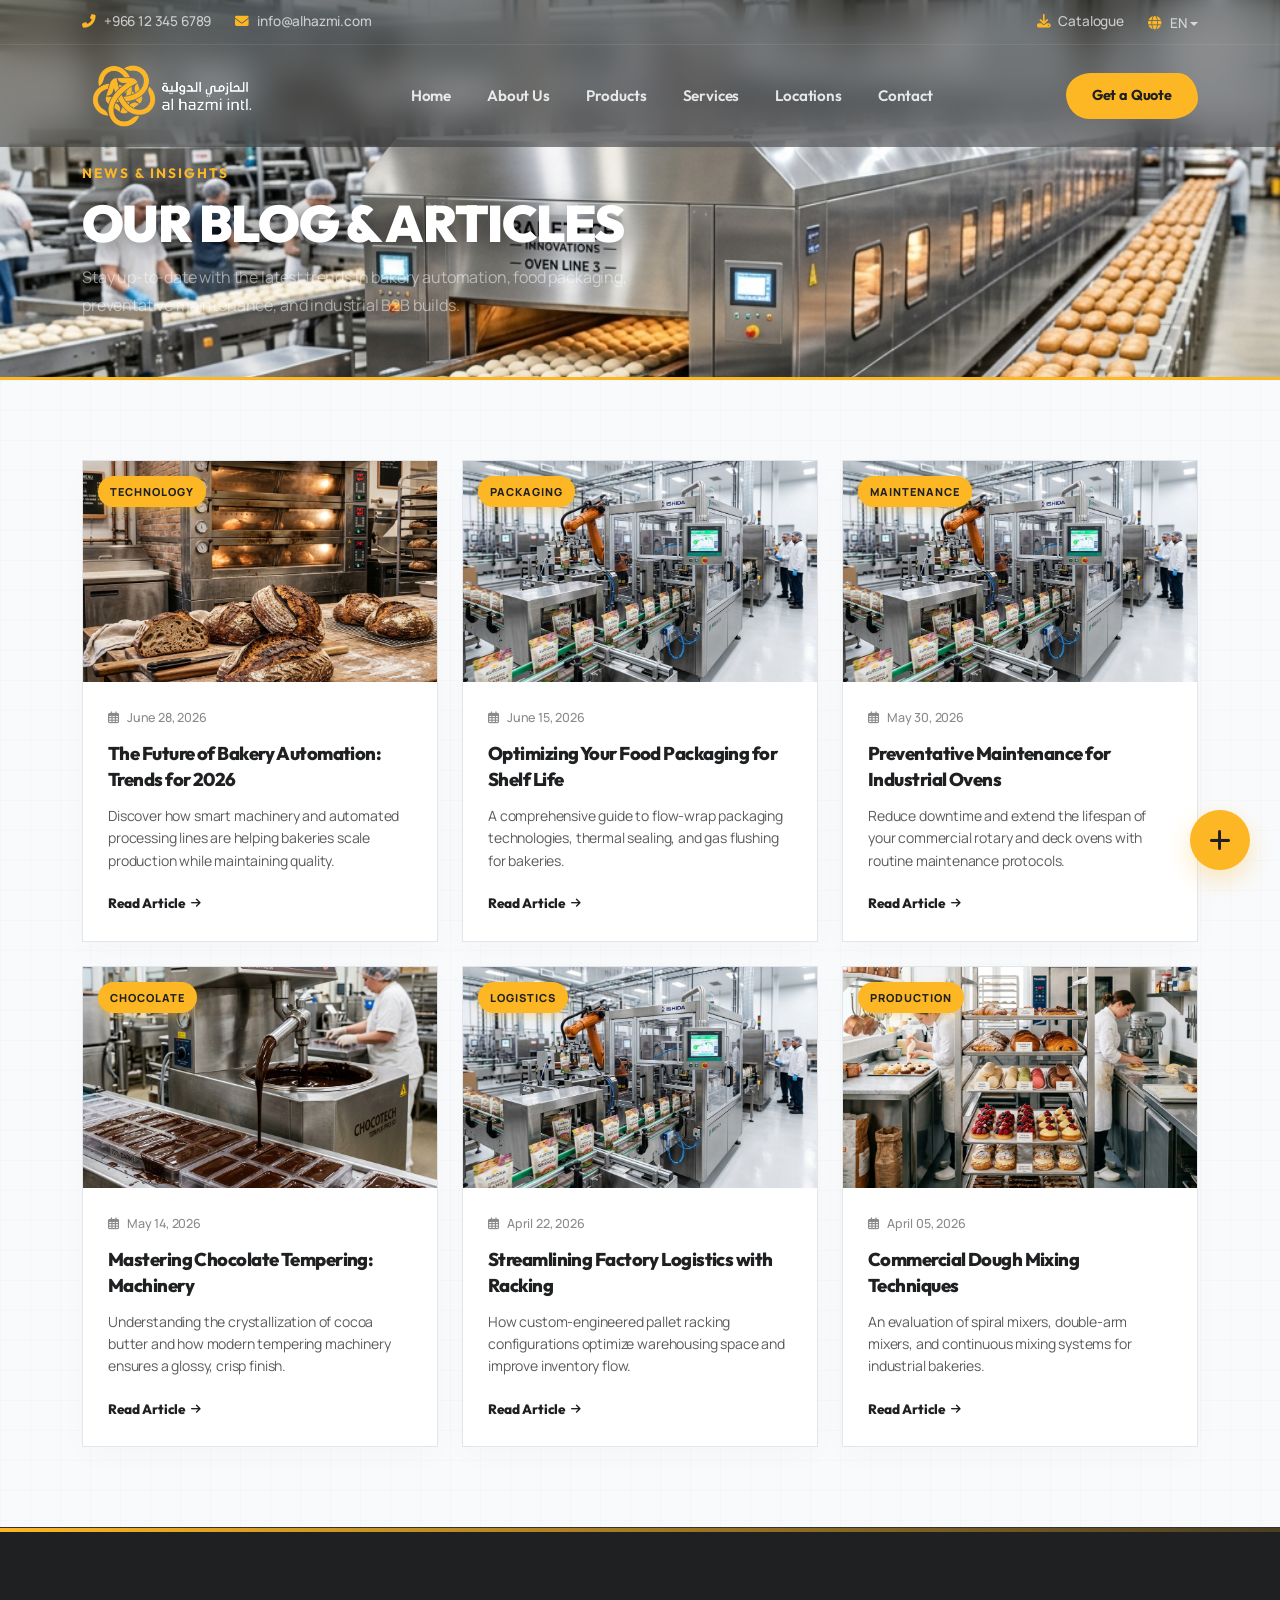
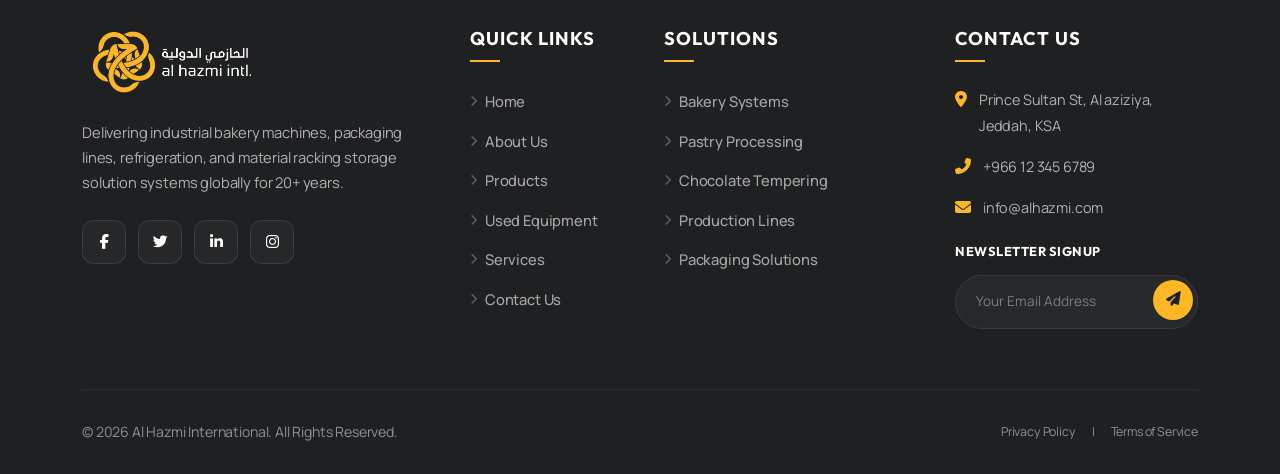
<file: blog.html>
<!DOCTYPE html>
<html lang="en">

<head>
  <meta charset="UTF-8">
  <meta name="viewport" content="width=device-width, initial-scale=1.0">
  <title>News & Insights | Al Hazmi International</title>
  <meta name="description"
    content="Stay informed with the latest insights, technology trends, packaging guides, and maintenance protocols from Al Hazmi International.">

  <!-- Bootstrap 5.3 CSS -->
  <link href="https://cdn.jsdelivr.net/npm/bootstrap@5.3.0/dist/css/bootstrap.min.css" rel="stylesheet">

  <!-- Font Awesome 6.4.0 -->
  <link rel="stylesheet" href="https://cdnjs.cloudflare.com/ajax/libs/font-awesome/6.4.0/css/all.min.css">

  <!-- AOS (Animate On Scroll) CSS -->
  <link href="https://unpkg.com/aos@2.3.1/dist/aos.css" rel="stylesheet">

  <!-- Custom Stylesheet -->
  <link rel="stylesheet" href="styles.css">
  
  <style>
    .blog-page-grid {
      padding: 80px 0;
    }
    .blog-grid-card {
      background: var(--white);
      border-radius: var(--radius-lg);
      border: 1px solid var(--border-color);
      overflow: hidden;
      display: flex;
      flex-direction: column;
      height: 100%;
      box-shadow: 0 10px 30px rgba(0, 0, 0, 0.02);
      transition: all 0.3s ease;
    }
    .blog-grid-card:hover {
      transform: translateY(-5px);
      box-shadow: 0 15px 35px rgba(21, 22, 24, 0.08);
      border-color: rgba(253, 183, 36, 0.3);
    }
    .blog-grid-img-wrap {
      position: relative;
      overflow: hidden;
      aspect-ratio: 16/10;
    }
    .blog-grid-img-wrap img {
      width: 100%;
      height: 100%;
      object-fit: cover;
      transition: transform 0.5s ease;
    }
    .blog-grid-card:hover .blog-grid-img-wrap img {
      transform: scale(1.05);
    }
    .blog-grid-category {
      position: absolute;
      top: 15px;
      left: 15px;
      background: var(--accent-gold);
      color: var(--primary-dark);
      font-size: 11px;
      font-weight: 800;
      text-transform: uppercase;
      letter-spacing: 1px;
      padding: 6px 12px;
      border-radius: 50px;
      z-index: 2;
      box-shadow: 0 4px 10px rgba(253, 183, 36, 0.3);
    }
    .blog-grid-body {
      padding: 25px;
      display: flex;
      flex-direction: column;
      flex: 1;
    }
    .blog-grid-date {
      font-size: 12.5px;
      color: rgba(21, 22, 24, 0.5);
      margin-bottom: 12px;
      display: block;
      font-weight: 500;
    }
    .blog-grid-body h3 {
      font-family: var(--font-headings);
      font-size: 18.5px;
      font-weight: 800;
      line-height: 1.4;
      color: var(--primary-dark);
      margin-bottom: 12px;
      display: -webkit-box;
      -webkit-line-clamp: 2;
      -webkit-box-orient: vertical;
      overflow: hidden;
    }
    .blog-grid-body p {
      font-size: 14px;
      line-height: 1.6;
      color: rgba(21, 22, 24, 0.7);
      margin-bottom: 20px;
      flex: 1;
      display: -webkit-box;
      -webkit-line-clamp: 3;
      -webkit-box-orient: vertical;
      overflow: hidden;
    }
    .blog-grid-link {
      font-family: var(--font-headings);
      font-weight: 800;
      color: var(--primary-dark);
      text-decoration: none;
      font-size: 13.5px;
      display: inline-flex;
      align-items: center;
      gap: 6px;
      width: fit-content;
      transition: color 0.2s ease;
    }
    .blog-grid-link i {
      font-size: 11px;
      transition: transform 0.2s ease;
    }
    .blog-grid-card:hover .blog-grid-link {
      color: var(--accent-gold);
    }
    .blog-grid-card:hover .blog-grid-link i {
      transform: translateX(4px);
    }
  </style>
</head>

<body>

  <!-- Scroll Progress Indicator -->
  <div id="scroll-progress"></div>

  <!-- Page Preloader -->
  <div id="preloader">
    <div class="spinner-box">
      <div class="spinner"></div>
      <div class="preloader-logo">AL HAZMI</div>
    </div>
  </div>

  <!-- Dual-Row Header and Navbar -->
  <header class="fixed-top">
    <!-- Top Contact Bar -->
    <div class="navbar-top-row d-flex align-items-center">
      <div class="container d-flex justify-content-between align-items-center">
        <div class="d-flex gap-4">
          <a href="tel:+966123456789" class="contact-link"><i class="fas fa-phone-alt me-2"></i>+966 12 345 6789</a>
          <a href="mailto:info@alhazmi.com" class="contact-link"><i
              class="fas fa-envelope me-2"></i>info@alhazmi.com</a>
        </div>
        <div class="d-flex align-items-center gap-4">
          <a href="#" class="contact-link"><i class="fas fa-download me-2"></i>Catalogue</a>
          <!-- Language Dropdown -->
          <div class="dropdown">
            <a class="contact-link dropdown-toggle lang-switch" href="#" role="button" id="langDropdown"
              data-bs-toggle="dropdown" aria-expanded="false">
              <i class="fas fa-globe me-2"></i>EN
            </a>
            <ul class="dropdown-menu dropdown-menu-end lang-menu shadow-sm" aria-labelledby="langDropdown">
              <li><a class="dropdown-item fw-bold" href="#">English (EN)</a></li>
              <li><a class="dropdown-item" href="#">العربية (AR)</a></li>
            </ul>
          </div>
        </div>
      </div>
    </div>

    <!-- Main Navigation Bar -->
    <nav id="navbar" class="navbar navbar-expand-lg main-navbar">
      <div class="container">
        <a class="navbar-brand d-flex align-items-center" href="index.html">
          <img src="assets/images/logo-light.png" alt="Al Hazmi International Logo" class="logo-img">
        </a>
        <button class="navbar-toggler border-0 shadow-none" type="button" data-bs-toggle="collapse"
          data-bs-target="#mainNav" aria-controls="mainNav" aria-expanded="false" aria-label="Toggle navigation">
          <span class="navbar-toggler-icon"></span>
        </button>
        <div class="collapse navbar-collapse" id="mainNav">
          <ul class="navbar-nav mx-auto">
            <li class="nav-item">
              <a class="nav-link" href="index.html#home">Home</a>
            </li>
            <li class="nav-item">
              <a class="nav-link" href="about.html">About Us</a>
            </li>
            <li class="nav-item">
              <a class="nav-link" href="products.html">Products</a>
            </li>
            <li class="nav-item">
              <a class="nav-link" href="services.html">Services</a>
            </li>
            <li class="nav-item">
              <a class="nav-link" href="locations.html">Locations</a>
            </li>
            <li class="nav-item">
              <a class="nav-link" href="contact.html">Contact</a>
            </li>
          </ul>
          <div>
            <a href="#" class="btn btn-header-cta" data-bs-toggle="modal" data-bs-target="#quoteModal">Get a Quote</a>
          </div>
        </div>
      </div>
    </nav>
  </header>

  <!-- Inner Page Hero Section -->
  <section class="about-hero-section">
    <div class="hero-overlay-gradient"></div>
    <div class="container about-hero-container text-start" data-aos="fade-up">
      <span class="section-tag mb-2 d-inline-block">News & Insights</span>
      <h1 class="about-hero-title">Our Blog & Articles</h1>
      <p class="text-white-50 fs-16 mb-0" style="max-width: 600px;">Stay up-to-date with the latest trends in bakery automation, food packaging, preventative maintenance, and industrial B2B builds.</p>
    </div>
  </section>

  <!-- Blog Listing Grid Section -->
  <section class="blog-page-grid bg-light-section">
    <div class="container">
      <div class="row g-4">
        
        <!-- Blog Card 1 -->
        <div class="col-12 col-md-6 col-lg-4" data-aos="fade-up" data-aos-delay="50">
          <div class="blog-grid-card">
            <div class="blog-grid-img-wrap">
              <span class="blog-grid-category">Technology</span>
              <img src="https://images.unsplash.com/photo-1509440159596-0249088772ff?auto=format&fit=crop&w=600&q=80"
                alt="Bakery Automation" onerror="this.onerror=null; this.src='assets/images/bakery.png';">
            </div>
            <div class="blog-grid-body text-start">
              <span class="blog-grid-date"><i class="far fa-calendar-alt me-2"></i>June 28, 2026</span>
              <h3>The Future of Bakery Automation: Trends for 2026</h3>
              <p>Discover how smart machinery and automated processing lines are helping bakeries scale production while maintaining quality.</p>
              <a href="blog-detail.html?post=bakery-automation" class="blog-grid-link">Read Article <i class="fas fa-arrow-right"></i></a>
            </div>
          </div>
        </div>

        <!-- Blog Card 2 -->
        <div class="col-12 col-md-6 col-lg-4" data-aos="fade-up" data-aos-delay="100">
          <div class="blog-grid-card">
            <div class="blog-grid-img-wrap">
              <span class="blog-grid-category">Packaging</span>
              <img src="https://images.unsplash.com/photo-1581091226825-a6a2a5aee158?auto=format&fit=crop&w=600&q=80"
                alt="Flow Wrap Packaging" onerror="this.onerror=null; this.src='assets/images/about_industrial.png';">
            </div>
            <div class="blog-grid-body text-start">
              <span class="blog-grid-date"><i class="far fa-calendar-alt me-2"></i>June 15, 2026</span>
              <h3>Optimizing Your Food Packaging for Shelf Life</h3>
              <p>A comprehensive guide to flow-wrap packaging technologies, thermal sealing, and gas flushing for bakeries.</p>
              <a href="blog-detail.html?post=food-packaging" class="blog-grid-link">Read Article <i class="fas fa-arrow-right"></i></a>
            </div>
          </div>
        </div>

        <!-- Blog Card 3 -->
        <div class="col-12 col-md-6 col-lg-4" data-aos="fade-up" data-aos-delay="150">
          <div class="blog-grid-card">
            <div class="blog-grid-img-wrap">
              <span class="blog-grid-category">Maintenance</span>
              <img src="https://images.unsplash.com/photo-1581092918056-0c4c3acd3789?auto=format&fit=crop&w=600&q=80"
                alt="Oven Maintenance" onerror="this.onerror=null; this.src='assets/images/about_industrial.png';">
            </div>
            <div class="blog-grid-body text-start">
              <span class="blog-grid-date"><i class="far fa-calendar-alt me-2"></i>May 30, 2026</span>
              <h3>Preventative Maintenance for Industrial Ovens</h3>
              <p>Reduce downtime and extend the lifespan of your commercial rotary and deck ovens with routine maintenance protocols.</p>
              <a href="blog-detail.html?post=oven-maintenance" class="blog-grid-link">Read Article <i class="fas fa-arrow-right"></i></a>
            </div>
          </div>
        </div>

        <!-- Blog Card 4 -->
        <div class="col-12 col-md-6 col-lg-4" data-aos="fade-up" data-aos-delay="50">
          <div class="blog-grid-card">
            <div class="blog-grid-img-wrap">
              <span class="blog-grid-category">Chocolate</span>
              <img src="assets/images/chocolate.png" alt="Chocolate Tempering" onerror="this.onerror=null; this.src='assets/images/chocolate.png';">
            </div>
            <div class="blog-grid-body text-start">
              <span class="blog-grid-date"><i class="far fa-calendar-alt me-2"></i>May 14, 2026</span>
              <h3>Mastering Chocolate Tempering: Machinery</h3>
              <p>Understanding the crystallization of cocoa butter and how modern tempering machinery ensures a glossy, crisp finish.</p>
              <a href="blog-detail.html?post=chocolate-tempering" class="blog-grid-link">Read Article <i class="fas fa-arrow-right"></i></a>
            </div>
          </div>
        </div>

        <!-- Blog Card 5 -->
        <div class="col-12 col-md-6 col-lg-4" data-aos="fade-up" data-aos-delay="100">
          <div class="blog-grid-card">
            <div class="blog-grid-img-wrap">
              <span class="blog-grid-category">Logistics</span>
              <img src="https://images.unsplash.com/photo-1586528116311-ad8dd3c8310d?auto=format&fit=crop&w=600&q=80"
                alt="Pallet Racking" onerror="this.onerror=null; this.src='assets/images/about_industrial.png';">
            </div>
            <div class="blog-grid-body text-start">
              <span class="blog-grid-date"><i class="far fa-calendar-alt me-2"></i>April 22, 2026</span>
              <h3>Streamlining Factory Logistics with Racking</h3>
              <p>How custom-engineered pallet racking configurations optimize warehousing space and improve inventory flow.</p>
              <a href="blog-detail.html?post=factory-logistics" class="blog-grid-link">Read Article <i class="fas fa-arrow-right"></i></a>
            </div>
          </div>
        </div>

        <!-- Blog Card 6 -->
        <div class="col-12 col-md-6 col-lg-4" data-aos="fade-up" data-aos-delay="150">
          <div class="blog-grid-card">
            <div class="blog-grid-img-wrap">
              <span class="blog-grid-category">Production</span>
              <img src="https://images.unsplash.com/photo-1509440159596-0249088772ff?auto=format&fit=crop&w=600&q=80"
                alt="Dough Mixer" onerror="this.onerror=null; this.src='assets/images/pastry.png';">
            </div>
            <div class="blog-grid-body text-start">
              <span class="blog-grid-date"><i class="far fa-calendar-alt me-2"></i>April 05, 2026</span>
              <h3>Commercial Dough Mixing Techniques</h3>
              <p>An evaluation of spiral mixers, double-arm mixers, and continuous mixing systems for industrial bakeries.</p>
              <a href="blog-detail.html?post=dough-mixing" class="blog-grid-link">Read Article <i class="fas fa-arrow-right"></i></a>
            </div>
          </div>
        </div>

      </div>
    </div>
  </section>

  <!-- Footer -->
  <!-- Footer -->
  <footer class="site-footer">
    <div class="container">
      <div class="row g-5">

        <!-- Col 1: About & Info -->
        <div class="col-lg-4 col-md-6 text-start">
          <a class="d-flex align-items-center mb-4 text-white" href="index.html">
            <img src="assets/images/logo-light.png" alt="Al Hazmi International Logo" class="logo-img">
          </a>
          <p class="mb-4" style="line-height: 1.7;">Delivering industrial bakery machines, packaging lines, refrigeration, and material racking storage solution systems globally for 20+ years.</p>
          <div class="footer-social-icons">
            <a href="#" aria-label="Facebook"><i class="fab fa-facebook-f"></i></a>
            <a href="#" aria-label="Twitter"><i class="fab fa-twitter"></i></a>
            <a href="#" aria-label="LinkedIn"><i class="fab fa-linkedin-in"></i></a>
            <a href="#" aria-label="Instagram"><i class="fab fa-instagram"></i></a>
          </div>
        </div>

        <!-- Col 2: Quick Links -->
        <div class="col-lg-2 col-md-6 text-start">
          <h4 class="footer-widget-title">Quick Links</h4>
          <ul class="footer-links">
            <li><a href="index.html#home"><i class="fas fa-chevron-right"></i> Home</a></li>
            <li><a href="about.html"><i class="fas fa-chevron-right"></i> About Us</a></li>
            <li><a href="products.html"><i class="fas fa-chevron-right"></i> Products</a></li>
            <li><a href="used-equipment.html"><i class="fas fa-chevron-right"></i> Used Equipment</a></li>
            <li><a href="services.html"><i class="fas fa-chevron-right"></i> Services</a></li>
            <li><a href="contact.html"><i class="fas fa-chevron-right"></i> Contact Us</a></li>
          </ul>
        </div>

        <!-- Col 3: Solutions -->
        <div class="col-lg-3 col-md-6 text-start">
          <h4 class="footer-widget-title">Solutions</h4>
          <ul class="footer-links">
            <li><a href="products.html?category=bakery"><i class="fas fa-chevron-right"></i> Bakery Systems</a></li>
            <li><a href="products.html?category=pastry"><i class="fas fa-chevron-right"></i> Pastry Processing</a></li>
            <li><a href="products.html?category=chocolate"><i class="fas fa-chevron-right"></i> Chocolate Tempering</a></li>
            <li><a href="products.html?category=production"><i class="fas fa-chevron-right"></i> Production Lines</a></li>
            <li><a href="products.html?category=packaging"><i class="fas fa-chevron-right"></i> Packaging Solutions</a></li>
          </ul>
        </div>

        <!-- Col 4: Contact & Newsletter -->
        <div class="col-lg-3 col-md-6 text-start">
          <h4 class="footer-widget-title">Contact Us</h4>
          <ul class="footer-contact-info mb-4">
            <li><i class="fas fa-map-marker-alt"></i> Prince Sultan St, Al aziziya, Jeddah, KSA</li>
            <li><i class="fas fa-phone-alt"></i> +966 12 345 6789</li>
            <li><i class="fas fa-envelope"></i> info@alhazmi.com</li>
          </ul>
          
          <h5 class="text-white small fw-bold text-uppercase mb-2" style="letter-spacing: 0.5px;">Newsletter Signup</h5>
          <form class="footer-newsletter-form">
            <input type="email" placeholder="Your Email Address" required>
            <button type="submit" aria-label="Subscribe"><i class="fas fa-paper-plane"></i></button>
          </form>
        </div>

      </div>

      <!-- Footer Bottom -->
      <div class="footer-bottom">
        <div class="row align-items-center">
          <div class="col-md-6 text-md-start text-center mb-3 mb-md-0">
            <p class="mb-0">&copy; 2026 Al Hazmi International. All Rights Reserved.</p>
          </div>
          <div class="col-md-6 text-md-end text-center">
            <div class="d-flex justify-content-center justify-content-md-end gap-3 small">
              <a href="#" class="text-decoration-none text-white-50 hover-text-gold">Privacy Policy</a>
              <span class="text-white-50">|</span>
              <a href="#" class="text-decoration-none text-white-50 hover-text-gold">Terms of Service</a>
            </div>
          </div>
        </div>
      </div>
    </div>
  </footer>

  <!-- Floating Action Button (FAB) -->
  <div class="fab-container" id="mainFabContainer">
    <div class="fab-options">
      <!-- Profile/Catalog Download Link -->
      <a href="#" class="fab-btn fab-btn-download" title="Download Profile" download>
        <i class="fas fa-file-download"></i>
      </a>
      <!-- WhatsApp Floating Action -->
      <a href="https://wa.me/966123456789" class="fab-btn fab-btn-whatsapp" target="_blank" rel="noopener noreferrer" title="Chat on WhatsApp">
        <i class="fab fa-whatsapp"></i>
      </a>
    </div>
    <!-- Main FAB Trigger -->
    <button class="fab-trigger" id="fabTriggerBtn" aria-label="Toggle Actions">
      <i class="fas fa-plus"></i>
    </button>
  </div>

  <!-- Floating Action Button Toggle Script -->
  <script>
    document.addEventListener('DOMContentLoaded', () => {
      const fabContainer = document.getElementById('mainFabContainer');
      const fabTrigger = document.getElementById('fabTriggerBtn');
      if (fabTrigger && fabContainer) {
        fabTrigger.addEventListener('click', (e) => {
          e.stopPropagation();
          fabContainer.classList.toggle('active');
        });
        document.addEventListener('click', (e) => {
          if (!fabContainer.contains(e.target)) {
            fabContainer.classList.remove('active');
          }
        });
      }
    });
  </script>

  <!-- JS Scripts -->
  <script src="https://cdn.jsdelivr.net/npm/bootstrap@5.3.0/dist/js/bootstrap.bundle.min.js"></script>
  <script src="https://unpkg.com/aos@2.3.1/dist/aos.js"></script>

  <!-- Common Functions -->
  <script>
    document.addEventListener('DOMContentLoaded', () => {
      // AOS Init
      AOS.init({
        duration: 900,
        once: true,
        offset: 80,
        easing: 'ease-out-cubic'
      });

      // Hide Preloader smoothly
      const preloader = document.getElementById('preloader');
      if (preloader) {
        setTimeout(() => {
          preloader.style.opacity = '0';
          preloader.style.visibility = 'hidden';
        }, 500);
      }
    });

    // Handle Scroll Effects (Navbar shrinking, Scroll Progress)
    window.addEventListener('scroll', () => {
      const scrollY = window.scrollY;
      const docHeight = document.documentElement.scrollHeight - window.innerHeight;

      // Shrink Navbar on Scroll
      if (scrollY > 60) {
        document.body.classList.add('navbar-scrolled');
      } else {
        document.body.classList.remove('navbar-scrolled');
      }

      // Update Scroll Progress bar at top
      const scrollPct = docHeight > 0 ? (scrollY / docHeight) * 100 : 0;
      const progressEl = document.getElementById('scroll-progress');
      if (progressEl) {
        progressEl.style.width = scrollPct + '%';
      }
    });

    // Handle Quote Modal Submit
    document.addEventListener('DOMContentLoaded', () => {
      const form = document.getElementById('modalQuoteForm');
      const successMsg = document.getElementById('modalSuccessMsg');
      
      if (form) {
        form.addEventListener('submit', (e) => {
          e.preventDefault();
          
          if (!form.checkValidity()) {
            e.stopPropagation();
            form.classList.add('was-validated');
            return;
          }
          
          form.classList.add('d-none');
          successMsg.classList.remove('d-none');
          
          const modalEl = document.getElementById('quoteModal');
          modalEl.addEventListener('hidden.bs.modal', () => {
            form.reset();
            form.classList.remove('was-validated');
            form.classList.remove('d-none');
            successMsg.classList.add('d-none');
          }, { once: true });
        });
      }
    });
  </script>

  <!-- Get a Quote Modal -->
  <div class="modal fade" id="quoteModal" tabindex="-1" aria-labelledby="quoteModalLabel" aria-hidden="true">
    <div class="modal-dialog modal-dialog-centered modal-lg">
      <div class="modal-content border-0 rounded-4 overflow-hidden shadow-lg bg-dark text-white">
        <div class="modal-header border-bottom border-secondary p-4" style="background: #1c1d1f;">
          <div class="d-flex align-items-center gap-3">
            <div class="bg-gold p-2 rounded-3 text-dark d-flex align-items-center justify-content-center" style="width: 40px; height: 40px; background-color: var(--accent-gold);">
              <i class="fas fa-file-invoice-dollar fs-5"></i>
            </div>
            <div>
              <h5 class="modal-title fw-bold font-headings text-white mb-0" id="quoteModalLabel">Request a Custom Quote</h5>
              <p class="text-white-50 mb-0 small">Tell us about your production requirements</p>
            </div>
          </div>
          <button type="button" class="btn-close btn-close-white" data-bs-dismiss="modal" aria-label="Close"></button>
        </div>
        <div class="modal-body p-4 p-md-5" style="background: var(--primary-dark);">
          <form id="modalQuoteForm" novalidate>
            <div class="row g-4">
              <!-- Full Name -->
              <div class="col-md-6 text-start">
                <label for="modalName" class="form-label small fw-semibold text-white-50 text-uppercase" style="letter-spacing: 0.5px;">Full Name *</label>
                <div class="input-group">
                  <span class="input-group-text"><i class="fas fa-user"></i></span>
                  <input type="text" class="form-control" id="modalName" placeholder="John Doe" required>
                </div>
              </div>
              <!-- Business Email -->
              <div class="col-md-6 text-start">
                <label for="modalEmail" class="form-label small fw-semibold text-white-50 text-uppercase" style="letter-spacing: 0.5px;">Business Email *</label>
                <div class="input-group">
                  <span class="input-group-text"><i class="fas fa-envelope"></i></span>
                  <input type="email" class="form-control" id="modalEmail" placeholder="name@company.com" required>
                </div>
              </div>
              <!-- Phone -->
              <div class="col-md-6 text-start">
                <label for="modalPhone" class="form-label small fw-semibold text-white-50 text-uppercase" style="letter-spacing: 0.5px;">Phone Number *</label>
                <div class="input-group">
                  <span class="input-group-text"><i class="fas fa-phone-alt"></i></span>
                  <input type="tel" class="form-control" id="modalPhone" placeholder="+966 50 000 0000" required>
                </div>
              </div>
              <!-- Company Name -->
              <div class="col-md-6 text-start">
                <label for="modalCompany" class="form-label small fw-semibold text-white-50 text-uppercase" style="letter-spacing: 0.5px;">Company Name</label>
                <div class="input-group">
                  <span class="input-group-text"><i class="fas fa-building"></i></span>
                  <input type="text" class="form-control" id="modalCompany" placeholder="Al Hazmi Co.">
                </div>
              </div>
              <!-- Product Category -->
              <div class="col-md-12 text-start">
                <label for="modalCategory" class="form-label small fw-semibold text-white-50 text-uppercase" style="letter-spacing: 0.5px;">Interest Category *</label>
                <div class="input-group">
                  <span class="input-group-text"><i class="fas fa-th-large"></i></span>
                  <select class="form-select" id="modalCategory" required>
                    <option value="" disabled selected>Select category...</option>
                    <option value="industrial_line">Industrial Line</option>
                    <option value="bakery">Bakery Equipment</option>
                    <option value="pastry">Pastry Equipment</option>
                    <option value="chocolate">Chocolate Machine</option>
                    <option value="kitchen">Kitchen Equipment</option>
                    <option value="packing_machine">Packing Machine</option>
                    <option value="packaging_materials">Packaging Materials</option>
                    <option value="supermarket">Supermarket solution</option>
                    <option value="used_machine">Used Machine</option>
                  </select>
                </div>
              </div>
              <!-- Message -->
              <div class="col-md-12 text-start">
                <label for="modalMessage" class="form-label small fw-semibold text-white-50 text-uppercase" style="letter-spacing: 0.5px;">Production Requirements / Message</label>
                <textarea class="form-control" id="modalMessage" rows="4" placeholder="Please describe the machine capacity, target products, and electrical specs..."></textarea>
              </div>
            </div>
            <!-- Submit Button -->
            <div class="mt-4 pt-2 text-end">
              <button type="button" class="btn btn-outline-secondary px-4 py-2 me-2 rounded-pill font-headings text-white-50 border-secondary" data-bs-dismiss="modal">Cancel</button>
              <button type="submit" class="btn btn-header-cta px-4 py-2">Submit Request <i class="fas fa-paper-plane ms-2"></i></button>
            </div>
          </form>
          <!-- Success Message -->
          <div id="modalSuccessMsg" class="d-none py-5 text-center">
            <div class="mb-4">
              <span class="bg-gold rounded-circle d-inline-flex align-items-center justify-content-center" style="width: 80px; height: 80px; box-shadow: 0 0 0 10px rgba(253, 183, 36, 0.15); background-color: var(--accent-gold);">
                <i class="fas fa-check text-dark fs-1"></i>
              </span>
            </div>
            <h3 class="fw-bold font-headings text-white mb-2">Quote Request Received!</h3>
            <p class="text-white-50 mx-auto" style="max-width: 480px; line-height: 1.6;">
              Thank you for requesting a quote. Our engineering sales team will review your requirements and get in touch with a customized proposal within 24 hours.
            </p>
            <button type="button" class="btn btn-outline-secondary px-4 py-2 mt-4 rounded-pill font-headings text-white-50 border-secondary" data-bs-dismiss="modal">Close Window</button>
          </div>
        </div>
      </div>
    </div>
  </div>
</body>

</html>
</file>
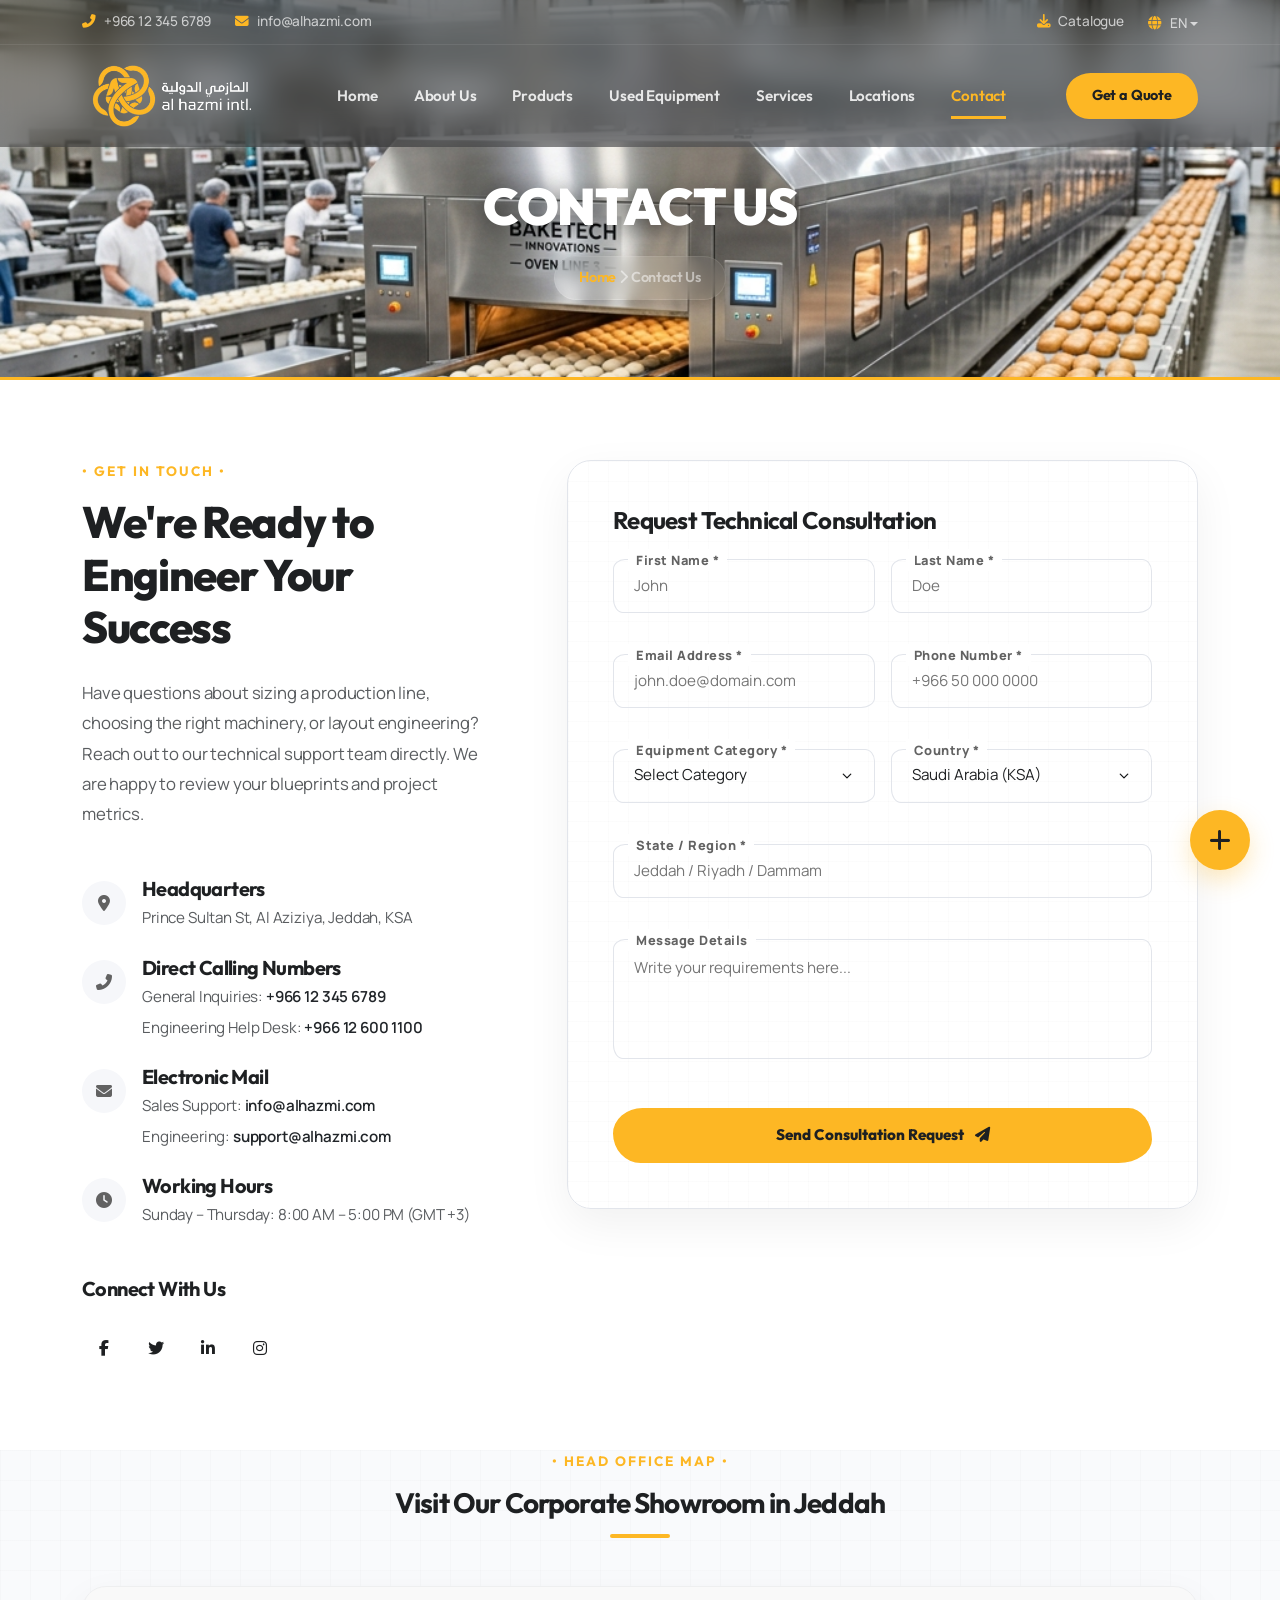
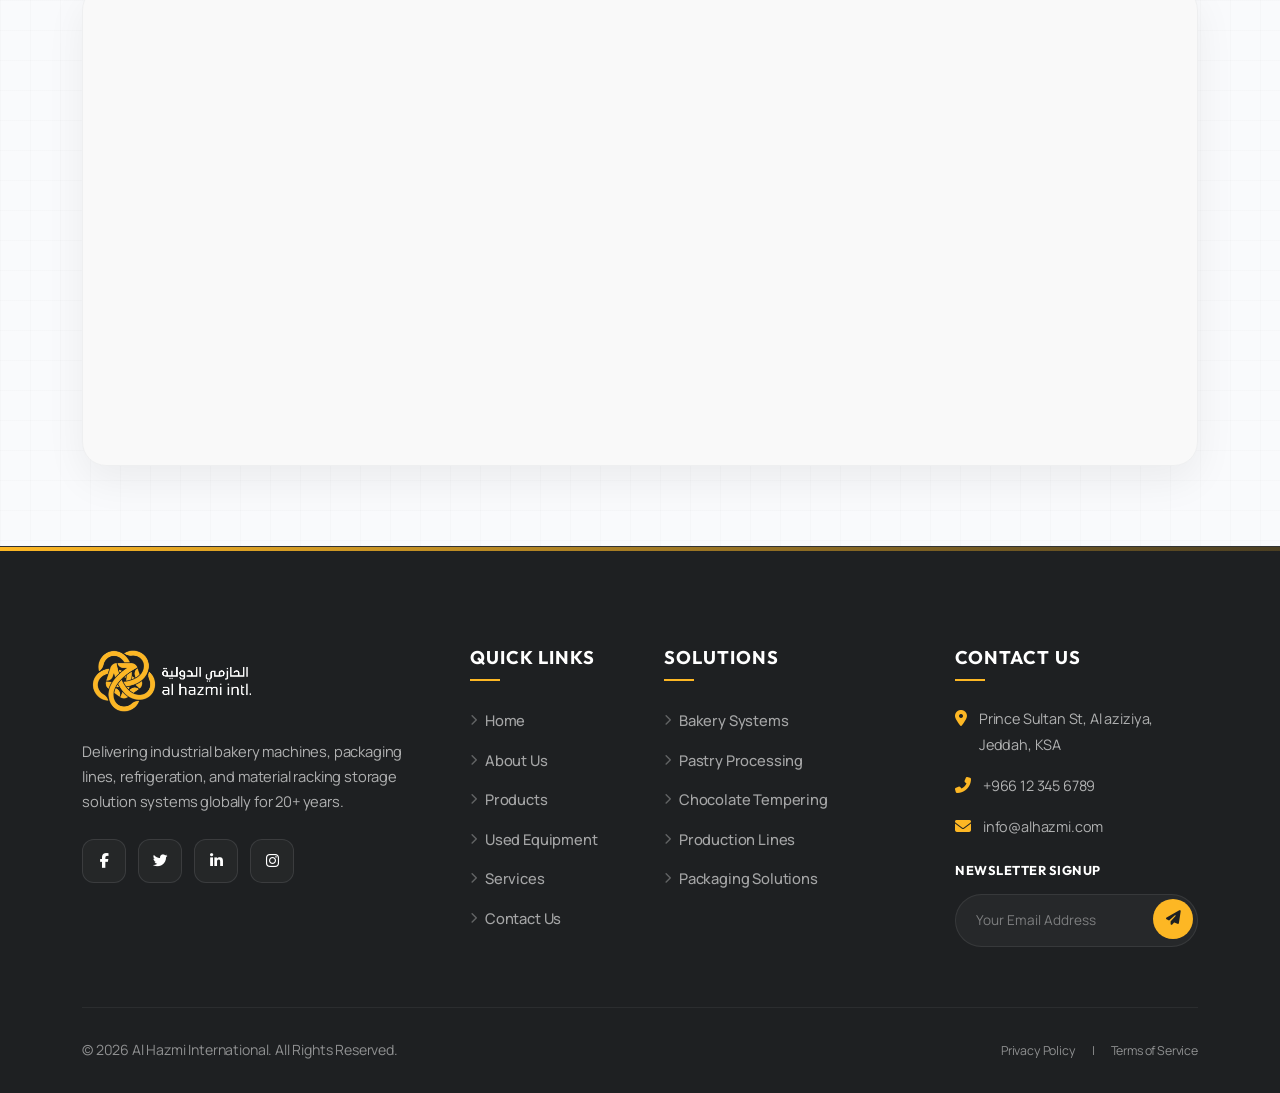
<file: contact.html>
<!DOCTYPE html>
<html lang="en">

<head>
  <meta charset="UTF-8">
  <meta name="viewport" content="width=device-width, initial-scale=1.0">
  <title>Contact Us | Al Hazmi International</title>
  <meta name="description"
    content="Get in touch with Al Hazmi International engineering team. Contact us for commercial bakery equipment, pastry lines, packaging solutions, and custom machinery.">

  <!-- Bootstrap 5.3 CSS -->
  <link href="https://cdn.jsdelivr.net/npm/bootstrap@5.3.0/dist/css/bootstrap.min.css" rel="stylesheet">

  <!-- Font Awesome 6.4.0 -->
  <link rel="stylesheet" href="https://cdnjs.cloudflare.com/ajax/libs/font-awesome/6.4.0/css/all.min.css">

  <!-- AOS (Animate On Scroll) CSS -->
  <link href="https://unpkg.com/aos@2.3.1/dist/aos.css" rel="stylesheet">

  <!-- Custom Stylesheet -->
  <link rel="stylesheet" href="styles.css">
</head>

<body data-bs-spy="scroll" data-bs-target="#navbar" data-bs-offset="100">

  <!-- Scroll Progress Indicator -->
  <div id="scroll-progress"></div>

  <!-- Page Preloader -->
  <div id="preloader">
    <div class="spinner-box">
      <div class="spinner"></div>
      <div class="preloader-logo">AL HAZMI</div>
    </div>
  </div>

  <!-- Dual-Row Header and Navbar -->
  <header class="fixed-top">
    <!-- Top Contact Bar -->
    <div class="navbar-top-row d-flex align-items-center">
      <div class="container d-flex justify-content-between align-items-center">
        <div class="d-flex gap-4">
          <a href="tel:+966123456789" class="contact-link"><i class="fas fa-phone-alt me-2"></i>+966 12 345 6789</a>
          <a href="mailto:info@alhazmi.com" class="contact-link"><i
              class="fas fa-envelope me-2"></i>info@alhazmi.com</a>
        </div>
        <div class="d-flex align-items-center gap-4">
          <a href="#" class="contact-link"><i class="fas fa-download me-2"></i>Catalogue</a>
          <!-- Language Dropdown -->
          <div class="dropdown">
            <a class="contact-link dropdown-toggle lang-switch" href="#" role="button" id="langDropdown"
              data-bs-toggle="dropdown" aria-expanded="false">
              <i class="fas fa-globe me-2"></i>EN
            </a>
            <ul class="dropdown-menu dropdown-menu-end lang-menu shadow-sm" aria-labelledby="langDropdown">
              <li><a class="dropdown-item fw-bold" href="#">English (EN)</a></li>
              <li><a class="dropdown-item" href="#">العربية (AR)</a></li>
            </ul>
          </div>
        </div>
      </div>
    </div>

    <!-- Main Navigation Bar -->
    <nav id="navbar" class="navbar navbar-expand-lg main-navbar">
      <div class="container">
        <a class="navbar-brand d-flex align-items-center" href="index.html">
          <img src="assets/images/logo-light.png" alt="Al Hazmi International Logo" class="logo-img">
        </a>
        <button class="navbar-toggler border-0 shadow-none" type="button" data-bs-toggle="collapse"
          data-bs-target="#mainNav" aria-controls="mainNav" aria-expanded="false" aria-label="Toggle navigation">
          <span class="navbar-toggler-icon"></span>
        </button>
        <div class="collapse navbar-collapse" id="mainNav">
          <ul class="navbar-nav mx-auto">
            <li class="nav-item">
              <a class="nav-link" href="index.html#home">Home</a>
            </li>
            <li class="nav-item">
              <a class="nav-link" href="about.html">About Us</a>
            </li>
            <li class="nav-item">
              <a class="nav-link" href="products.html">Products</a>
            </li>
            <li class="nav-item">
              <a class="nav-link" href="used-equipment.html">Used Equipment</a>
            </li>
            <li class="nav-item">
              <a class="nav-link" href="services.html">Services</a>
            </li>
            <li class="nav-item">
              <a class="nav-link" href="locations.html">Locations</a>
            </li>
            <li class="nav-item">
              <a class="nav-link active" href="contact.html">Contact</a>
            </li>
          </ul>
          <div>
            <a href="#" class="btn btn-header-cta" data-bs-toggle="modal" data-bs-target="#quoteModal">Get a Quote</a>
          </div>
        </div>
      </div>
    </nav>
  </header>

  <!-- Inner Page Hero Section -->
  <section class="about-hero-section">
    <div class="hero-overlay-gradient"></div>
    <div class="container about-hero-container">
      <div class="row">
        <div class="col-12 text-center" data-aos="fade-up" data-aos-duration="1000">
          <h1 class="about-hero-title">Contact Us</h1>
          <div class="about-breadcrumbs d-flex justify-content-center align-items-center gap-2">
            <a href="index.html">Home</a>
            <i class="fas fa-chevron-right text-white-50 fs-12"></i>
            <span class="text-white-50">Contact Us</span>
          </div>
        </div>
      </div>
    </div>
  </section>

  <!-- Contact Details & Form Section -->
  <section class="section-padding bg-white">
    <div class="container">
      <div class="row g-5 align-items-start">

        <!-- Left Column: Direct Contacts -->
        <div class="col-lg-5 text-start" data-aos="fade-right">
          <div class="contact-info-block pe-lg-4">
            <span class="section-tag">• Get In Touch •</span>
            <h2 class="section-title-large mt-2 mb-4">We're Ready to Engineer Your Success</h2>
            <p class="text-muted mb-5" style="font-size: 1.05rem; line-height: 1.8;">
              Have questions about sizing a production line, choosing the right machinery, or layout engineering? Reach out to our technical support team directly. We are happy to review your blueprints and project metrics.
            </p>

            <!-- Contacts List -->
            <div class="d-flex flex-column gap-4">
              <!-- Location 1 -->
              <div class="d-flex align-items-start gap-3">
                <div class="about-card-icon mt-1" style="width: 44px; height: 44px; font-size: 1rem;"><i class="fas fa-map-marker-alt"></i></div>
                <div>
                  <h5 class="fw-bold mb-1">Headquarters</h5>
                  <p class="text-muted mb-0" style="font-size: 0.95rem;">Prince Sultan St, Al Aziziya, Jeddah, KSA</p>
                </div>
              </div>

              <!-- Phone numbers -->
              <div class="d-flex align-items-start gap-3">
                <div class="about-card-icon mt-1" style="width: 44px; height: 44px; font-size: 1rem;"><i class="fas fa-phone-alt"></i></div>
                <div>
                  <h5 class="fw-bold mb-1">Direct Calling Numbers</h5>
                  <p class="text-muted mb-1" style="font-size: 0.95rem;">General Inquiries: <a href="tel:+966123456789" class="text-dark fw-semibold">+966 12 345 6789</a></p>
                  <p class="text-muted mb-0" style="font-size: 0.95rem;">Engineering Help Desk: <a href="tel:+966126001100" class="text-dark fw-semibold">+966 12 600 1100</a></p>
                </div>
              </div>

              <!-- Email Addresses -->
              <div class="d-flex align-items-start gap-3">
                <div class="about-card-icon mt-1" style="width: 44px; height: 44px; font-size: 1rem;"><i class="fas fa-envelope"></i></div>
                <div>
                  <h5 class="fw-bold mb-1">Electronic Mail</h5>
                  <p class="text-muted mb-1" style="font-size: 0.95rem;">Sales Support: <a href="mailto:info@alhazmi.com" class="text-dark fw-semibold">info@alhazmi.com</a></p>
                  <p class="text-muted mb-0" style="font-size: 0.95rem;">Engineering: <a href="mailto:support@alhazmi.com" class="text-dark fw-semibold">support@alhazmi.com</a></p>
                </div>
              </div>

              <!-- Support Hours -->
              <div class="d-flex align-items-start gap-3">
                <div class="about-card-icon mt-1" style="width: 44px; height: 44px; font-size: 1rem;"><i class="fas fa-clock"></i></div>
                <div>
                  <h5 class="fw-bold mb-1">Working Hours</h5>
                  <p class="text-muted mb-0" style="font-size: 0.95rem;">Sunday – Thursday: 8:00 AM – 5:00 PM (GMT +3)</p>
                </div>
              </div>
            </div>

            <!-- Social Links -->
            <div class="mt-5">
              <h5 class="fw-bold mb-3">Connect With Us</h5>
              <div class="footer-social-icons d-flex gap-2">
                <a href="#" style="background-color: var(--light-bg); color: var(--primary-dark);"><i class="fab fa-facebook-f"></i></a>
                <a href="#" style="background-color: var(--light-bg); color: var(--primary-dark);"><i class="fab fa-twitter"></i></a>
                <a href="#" style="background-color: var(--light-bg); color: var(--primary-dark);"><i class="fab fa-linkedin-in"></i></a>
                <a href="#" style="background-color: var(--light-bg); color: var(--primary-dark);"><i class="fab fa-instagram"></i></a>
              </div>
            </div>

          </div>
        </div>

        <!-- Right Column: Consultation Form -->
        <div class="col-lg-7" data-aos="fade-left" data-aos-delay="200">
          <div class="contact-form-wrap" style="box-shadow: 0 15px 45px rgba(0,0,0,0.06); padding: 45px; border-radius: 24px; border: 1px solid var(--border-color); background-color: var(--light-bg);">
            <h4 class="fw-bold mb-4" style="color: var(--primary-dark);">Request Technical Consultation</h4>
            <form id="consultationForm">
              <div class="row g-3">

                <!-- First Name -->
                <div class="col-md-6">
                  <div class="custom-form-group">
                    <label class="custom-form-label">First Name *</label>
                    <input type="text" class="custom-form-control" required placeholder="John">
                  </div>
                </div>

                <!-- Last Name -->
                <div class="col-md-6">
                  <div class="custom-form-group">
                    <label class="custom-form-label">Last Name *</label>
                    <input type="text" class="custom-form-control" required placeholder="Doe">
                  </div>
                </div>

                <!-- Email -->
                <div class="col-md-6">
                  <div class="custom-form-group">
                    <label class="custom-form-label">Email Address *</label>
                    <input type="email" class="custom-form-control" required placeholder="john.doe@domain.com">
                  </div>
                </div>

                <!-- Phone -->
                <div class="col-md-6">
                  <div class="custom-form-group">
                    <label class="custom-form-label">Phone Number *</label>
                    <input type="tel" class="custom-form-control" required placeholder="+966 50 000 0000">
                  </div>
                </div>

                <!-- Looking For -->
                <div class="col-md-6">
                  <div class="custom-form-group">
                    <label class="custom-form-label">Equipment Category *</label>
                    <select id="contact-category" class="custom-form-control" required style="padding-top: 12px;">
                      <option value="" disabled selected>Select Category</option>
                      <option value="industrial_line">Industrial Line</option>
                      <option value="bakery">Bakery Equipment</option>
                      <option value="pastry">Pastry Equipment</option>
                      <option value="chocolate">Chocolate Machine</option>
                      <option value="kitchen">Kitchen Equipment</option>
                      <option value="packing_machine">Packing Machine</option>
                      <option value="packaging_materials">Packaging Materials</option>
                      <option value="supermarket">Supermarket solution</option>
                      <option value="used_machine">Used Machine</option>
                    </select>
                  </div>
                </div>

                <!-- Country -->
                <div class="col-md-6">
                  <div class="custom-form-group">
                    <label class="custom-form-label">Country *</label>
                    <select class="custom-form-control" required style="padding-top: 12px;">
                      <option value="Saudi Arabia">Saudi Arabia (KSA)</option>
                      <option value="United Arab Emirates">United Arab Emirates (UAE)</option>
                      <option value="Italy">Italy</option>
                      <option value="China">China</option>
                    </select>
                  </div>
                </div>

                <!-- State -->
                <div class="col-12">
                  <div class="custom-form-group">
                    <label class="custom-form-label">State / Region *</label>
                    <input type="text" class="custom-form-control" required placeholder="Jeddah / Riyadh / Dammam">
                  </div>
                </div>

                <!-- Message -->
                <div class="col-12">
                  <div class="custom-form-group">
                    <label class="custom-form-label">Message Details</label>
                    <textarea id="contact-message" class="custom-form-control" placeholder="Write your requirements here..." style="min-height: 120px;"></textarea>
                  </div>
                </div>

                <!-- Submit -->
                <div class="col-12 text-start mt-3">
                  <button type="submit" class="btn btn-submit-form" style="width: 100%; text-align: center; justify-content: center; padding: 14px;">
                    Send Consultation Request <i class="fas fa-paper-plane ms-2"></i>
                  </button>
                </div>

              </div>
            </form>
          </div>
        </div>

      </div>
    </div>
  </section>

  <!-- Interactive Head Office Map Section -->
  <section class="section-padding bg-light-section pt-0">
    <div class="container">
      <div class="text-center mb-5" data-aos="fade-up">
        <span class="section-tag">• Head Office Map •</span>
        <h3 class="fw-bold mt-2">Visit Our Corporate Showroom in Jeddah</h3>
        <div style="width: 60px; height: 4px; background-color: var(--accent-gold); margin: 15px auto 0; border-radius: 2px;"></div>
      </div>
      
      <div class="row" data-aos="zoom-in" data-aos-duration="1000">
        <div class="col-12">
          <div class="branch-map-container" style="height: 480px; border-radius: 24px; overflow: hidden; box-shadow: 0 15px 40px rgba(0,0,0,0.06); border: 1px solid var(--border-color);">
            <iframe
              src="https://maps.google.com/maps?q=Al%20Amir%20Muhammad%20Bin%20AbdulAziz%20Street,%20Al%20aziziya,%20Jeddah,%20KSA&t=&z=14&ie=UTF8&iwloc=&output=embed"
              width="100%" height="100%" style="border:0;" allowfullscreen loading="lazy"></iframe>
          </div>
        </div>
      </div>
    </div>
  </section>

  <!-- Footer -->
  <!-- Footer -->
  <footer class="site-footer">
    <div class="container">
      <div class="row g-5">

        <!-- Col 1: About & Info -->
        <div class="col-lg-4 col-md-6 text-start">
          <a class="d-flex align-items-center mb-4 text-white" href="index.html">
            <img src="assets/images/logo-light.png" alt="Al Hazmi International Logo" class="logo-img">
          </a>
          <p class="mb-4" style="line-height: 1.7;">Delivering industrial bakery machines, packaging lines, refrigeration, and material racking storage solution systems globally for 20+ years.</p>
          <div class="footer-social-icons">
            <a href="#" aria-label="Facebook"><i class="fab fa-facebook-f"></i></a>
            <a href="#" aria-label="Twitter"><i class="fab fa-twitter"></i></a>
            <a href="#" aria-label="LinkedIn"><i class="fab fa-linkedin-in"></i></a>
            <a href="#" aria-label="Instagram"><i class="fab fa-instagram"></i></a>
          </div>
        </div>

        <!-- Col 2: Quick Links -->
        <div class="col-lg-2 col-md-6 text-start">
          <h4 class="footer-widget-title">Quick Links</h4>
          <ul class="footer-links">
            <li><a href="index.html#home"><i class="fas fa-chevron-right"></i> Home</a></li>
            <li><a href="about.html"><i class="fas fa-chevron-right"></i> About Us</a></li>
            <li><a href="products.html"><i class="fas fa-chevron-right"></i> Products</a></li>
            <li><a href="used-equipment.html"><i class="fas fa-chevron-right"></i> Used Equipment</a></li>
            <li><a href="services.html"><i class="fas fa-chevron-right"></i> Services</a></li>
            <li><a href="contact.html"><i class="fas fa-chevron-right"></i> Contact Us</a></li>
          </ul>
        </div>

        <!-- Col 3: Solutions -->
        <div class="col-lg-3 col-md-6 text-start">
          <h4 class="footer-widget-title">Solutions</h4>
          <ul class="footer-links">
            <li><a href="products.html?category=bakery"><i class="fas fa-chevron-right"></i> Bakery Systems</a></li>
            <li><a href="products.html?category=pastry"><i class="fas fa-chevron-right"></i> Pastry Processing</a></li>
            <li><a href="products.html?category=chocolate"><i class="fas fa-chevron-right"></i> Chocolate Tempering</a></li>
            <li><a href="products.html?category=production"><i class="fas fa-chevron-right"></i> Production Lines</a></li>
            <li><a href="products.html?category=packaging"><i class="fas fa-chevron-right"></i> Packaging Solutions</a></li>
          </ul>
        </div>

        <!-- Col 4: Contact & Newsletter -->
        <div class="col-lg-3 col-md-6 text-start">
          <h4 class="footer-widget-title">Contact Us</h4>
          <ul class="footer-contact-info mb-4">
            <li><i class="fas fa-map-marker-alt"></i> Prince Sultan St, Al aziziya, Jeddah, KSA</li>
            <li><i class="fas fa-phone-alt"></i> +966 12 345 6789</li>
            <li><i class="fas fa-envelope"></i> info@alhazmi.com</li>
          </ul>
          
          <h5 class="text-white small fw-bold text-uppercase mb-2" style="letter-spacing: 0.5px;">Newsletter Signup</h5>
          <form class="footer-newsletter-form">
            <input type="email" placeholder="Your Email Address" required>
            <button type="submit" aria-label="Subscribe"><i class="fas fa-paper-plane"></i></button>
          </form>
        </div>

      </div>

      <!-- Footer Bottom -->
      <div class="footer-bottom">
        <div class="row align-items-center">
          <div class="col-md-6 text-md-start text-center mb-3 mb-md-0">
            <p class="mb-0">&copy; 2026 Al Hazmi International. All Rights Reserved.</p>
          </div>
          <div class="col-md-6 text-md-end text-center">
            <div class="d-flex justify-content-center justify-content-md-end gap-3 small">
              <a href="#" class="text-decoration-none text-white-50 hover-text-gold">Privacy Policy</a>
              <span class="text-white-50">|</span>
              <a href="#" class="text-decoration-none text-white-50 hover-text-gold">Terms of Service</a>
            </div>
          </div>
        </div>
      </div>
    </div>
  </footer>

  <!-- Floating Action Button (FAB) -->
  <div class="fab-container" id="mainFabContainer">
    <div class="fab-options">
      <!-- Profile/Catalog Download Link -->
      <a href="#" class="fab-btn fab-btn-download" title="Download Profile" download>
        <i class="fas fa-file-download"></i>
      </a>
      <!-- WhatsApp Floating Action -->
      <a href="https://wa.me/966123456789" class="fab-btn fab-btn-whatsapp" target="_blank" rel="noopener noreferrer" title="Chat on WhatsApp">
        <i class="fab fa-whatsapp"></i>
      </a>
    </div>
    <!-- Main FAB Trigger -->
    <button class="fab-trigger" id="fabTriggerBtn" aria-label="Toggle Actions">
      <i class="fas fa-plus"></i>
    </button>
  </div>

  <!-- Floating Action Button Toggle Script -->
  <script>
    document.addEventListener('DOMContentLoaded', () => {
      const fabContainer = document.getElementById('mainFabContainer');
      const fabTrigger = document.getElementById('fabTriggerBtn');
      if (fabTrigger && fabContainer) {
        fabTrigger.addEventListener('click', (e) => {
          e.stopPropagation();
          fabContainer.classList.toggle('active');
        });
        document.addEventListener('click', (e) => {
          if (!fabContainer.contains(e.target)) {
            fabContainer.classList.remove('active');
          }
        });
      }
    });
  </script>

  <!-- JS Scripts -->
  <!-- Bootstrap Bundle 5.3 JS -->
  <script src="https://cdn.jsdelivr.net/npm/bootstrap@5.3.0/dist/js/bootstrap.bundle.min.js"></script>

  <!-- AOS Animation JS -->
  <script src="https://unpkg.com/aos@2.3.1/dist/aos.js"></script>

  <!-- Core Custom JS -->
  <script>
    // Initialize Scroll Reveal Animations (AOS)
    document.addEventListener('DOMContentLoaded', () => {
      AOS.init({
        duration: 900,
        once: true,
        offset: 120,
        easing: 'ease-out-cubic'
      });

      // Hide Preloader smoothly
      const preloader = document.getElementById('preloader');
      setTimeout(() => {
        preloader.style.opacity = '0';
        preloader.style.visibility = 'hidden';
      }, 500);

      // Auto-fill form from URL query parameters
      const urlParams = new URLSearchParams(window.location.search);
      const categoryParam = urlParams.get('category');
      const productParam = urlParams.get('product');
      const serviceParam = urlParams.get('service');

      if (categoryParam) {
        const categorySelect = document.getElementById('contact-category');
        if (categorySelect) {
          categorySelect.value = categoryParam;
        }
      }

      if (productParam) {
        const messageTextarea = document.getElementById('contact-message');
        if (messageTextarea) {
          messageTextarea.value = `Hello Al Hazmi team, I am interested in getting a quote and technical specifications for the following equipment: ${productParam}. Please contact me with more details.`;
        }
      }

      if (serviceParam) {
        const messageTextarea = document.getElementById('contact-message');
        if (messageTextarea) {
          messageTextarea.value = `Hello Al Hazmi team, I am interested in inquiring about your "${serviceParam}" services. Please provide me with details on your commercial consulting, system layouts, and service options for this sector.`;
        }
      }
    });

    // Handle Scroll Effects (Navbar shrinking, Scroll Progress)
    window.addEventListener('scroll', () => {
      const scrollY = window.scrollY;
      const docHeight = document.documentElement.scrollHeight - window.innerHeight;

      // Shrink Navbar on Scroll
      if (scrollY > 60) {
        document.body.classList.add('navbar-scrolled');
      } else {
        document.body.classList.remove('navbar-scrolled');
      }

      // Update Scroll Progress bar at top
      const scrollPct = (scrollY / docHeight) * 100;
      document.getElementById('scroll-progress').style.width = scrollPct + '%';
    });

    // Handle Quote Modal Submit
    document.addEventListener('DOMContentLoaded', () => {
      const form = document.getElementById('modalQuoteForm');
      const successMsg = document.getElementById('modalSuccessMsg');
      
      if (form) {
        form.addEventListener('submit', (e) => {
          e.preventDefault();
          
          if (!form.checkValidity()) {
            e.stopPropagation();
            form.classList.add('was-validated');
            return;
          }
          
          form.classList.add('d-none');
          successMsg.classList.remove('d-none');
          
          const modalEl = document.getElementById('quoteModal');
          modalEl.addEventListener('hidden.bs.modal', () => {
            form.reset();
            form.classList.remove('was-validated');
            form.classList.remove('d-none');
            successMsg.classList.add('d-none');
          }, { once: true });
        });
      }
    });
  </script>

  <!-- Get a Quote Modal -->
  <div class="modal fade" id="quoteModal" tabindex="-1" aria-labelledby="quoteModalLabel" aria-hidden="true">
    <div class="modal-dialog modal-dialog-centered modal-lg">
      <div class="modal-content border-0 rounded-4 overflow-hidden shadow-lg bg-dark text-white">
        <div class="modal-header border-bottom border-secondary p-4" style="background: #1c1d1f;">
          <div class="d-flex align-items-center gap-3">
            <div class="bg-gold p-2 rounded-3 text-dark d-flex align-items-center justify-content-center" style="width: 40px; height: 40px; background-color: var(--accent-gold);">
              <i class="fas fa-file-invoice-dollar fs-5"></i>
            </div>
            <div>
              <h5 class="modal-title fw-bold font-headings text-white mb-0" id="quoteModalLabel">Request a Custom Quote</h5>
              <p class="text-white-50 mb-0 small">Tell us about your production requirements</p>
            </div>
          </div>
          <button type="button" class="btn-close btn-close-white" data-bs-dismiss="modal" aria-label="Close"></button>
        </div>
        <div class="modal-body p-4 p-md-5" style="background: var(--primary-dark);">
          <form id="modalQuoteForm" novalidate>
            <div class="row g-4">
              <!-- Full Name -->
              <div class="col-md-6 text-start">
                <label for="modalName" class="form-label small fw-semibold text-white-50 text-uppercase" style="letter-spacing: 0.5px;">Full Name *</label>
                <div class="input-group">
                  <span class="input-group-text"><i class="fas fa-user"></i></span>
                  <input type="text" class="form-control" id="modalName" placeholder="John Doe" required>
                </div>
              </div>
              <!-- Business Email -->
              <div class="col-md-6 text-start">
                <label for="modalEmail" class="form-label small fw-semibold text-white-50 text-uppercase" style="letter-spacing: 0.5px;">Business Email *</label>
                <div class="input-group">
                  <span class="input-group-text"><i class="fas fa-envelope"></i></span>
                  <input type="email" class="form-control" id="modalEmail" placeholder="name@company.com" required>
                </div>
              </div>
              <!-- Phone -->
              <div class="col-md-6 text-start">
                <label for="modalPhone" class="form-label small fw-semibold text-white-50 text-uppercase" style="letter-spacing: 0.5px;">Phone Number *</label>
                <div class="input-group">
                  <span class="input-group-text"><i class="fas fa-phone-alt"></i></span>
                  <input type="tel" class="form-control" id="modalPhone" placeholder="+966 50 000 0000" required>
                </div>
              </div>
              <!-- Company Name -->
              <div class="col-md-6 text-start">
                <label for="modalCompany" class="form-label small fw-semibold text-white-50 text-uppercase" style="letter-spacing: 0.5px;">Company Name</label>
                <div class="input-group">
                  <span class="input-group-text"><i class="fas fa-building"></i></span>
                  <input type="text" class="form-control" id="modalCompany" placeholder="Al Hazmi Co.">
                </div>
              </div>
              <!-- Product Category -->
              <div class="col-md-12 text-start">
                <label for="modalCategory" class="form-label small fw-semibold text-white-50 text-uppercase" style="letter-spacing: 0.5px;">Interest Category *</label>
                <div class="input-group">
                  <span class="input-group-text"><i class="fas fa-th-large"></i></span>
                  <select class="form-select" id="modalCategory" required>
                    <option value="" disabled selected>Select category...</option>
                    <option value="industrial_line">Industrial Line</option>
                    <option value="bakery">Bakery Equipment</option>
                    <option value="pastry">Pastry Equipment</option>
                    <option value="chocolate">Chocolate Machine</option>
                    <option value="kitchen">Kitchen Equipment</option>
                    <option value="packing_machine">Packing Machine</option>
                    <option value="packaging_materials">Packaging Materials</option>
                    <option value="supermarket">Supermarket solution</option>
                    <option value="used_machine">Used Machine</option>
                  </select>
                </div>
              </div>
              <!-- Message -->
              <div class="col-md-12 text-start">
                <label for="modalMessage" class="form-label small fw-semibold text-white-50 text-uppercase" style="letter-spacing: 0.5px;">Production Requirements / Message</label>
                <textarea class="form-control" id="modalMessage" rows="4" placeholder="Please describe the machine capacity, target products, and electrical specs..."></textarea>
              </div>
            </div>
            <!-- Submit Button -->
            <div class="mt-4 pt-2 text-end">
              <button type="button" class="btn btn-outline-secondary px-4 py-2 me-2 rounded-pill font-headings text-white-50 border-secondary" data-bs-dismiss="modal">Cancel</button>
              <button type="submit" class="btn btn-header-cta px-4 py-2">Submit Request <i class="fas fa-paper-plane ms-2"></i></button>
            </div>
          </form>
          <!-- Success Message -->
          <div id="modalSuccessMsg" class="d-none py-5 text-center">
            <div class="mb-4">
              <span class="bg-gold rounded-circle d-inline-flex align-items-center justify-content-center" style="width: 80px; height: 80px; box-shadow: 0 0 0 10px rgba(253, 183, 36, 0.15); background-color: var(--accent-gold);">
                <i class="fas fa-check text-dark fs-1"></i>
              </span>
            </div>
            <h3 class="fw-bold font-headings text-white mb-2">Quote Request Received!</h3>
            <p class="text-white-50 mx-auto" style="max-width: 480px; line-height: 1.6;">
              Thank you for requesting a quote. Our engineering sales team will review your requirements and get in touch with a customized proposal within 24 hours.
            </p>
            <button type="button" class="btn btn-outline-secondary px-4 py-2 mt-4 rounded-pill font-headings text-white-50 border-secondary" data-bs-dismiss="modal">Close Window</button>
          </div>
        </div>
      </div>
    </div>
  </div>
</body>

</html>
</file>
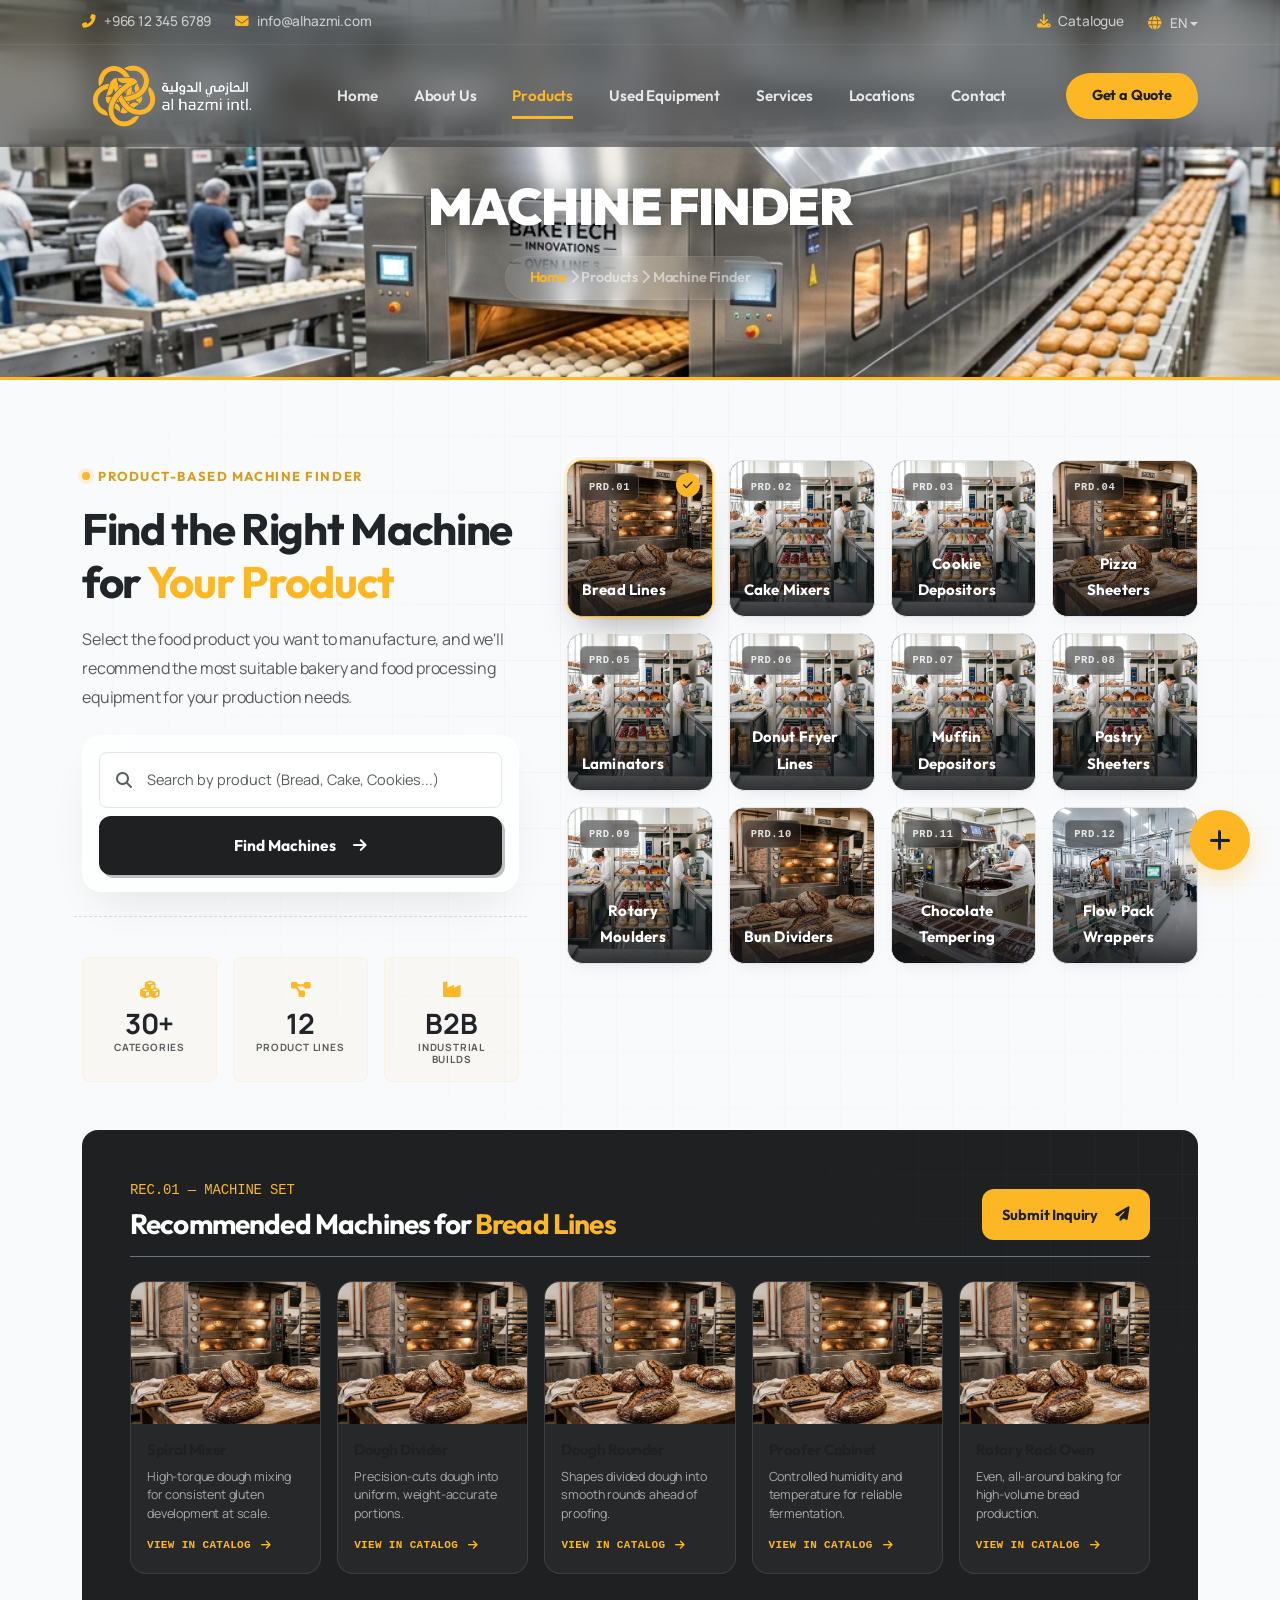
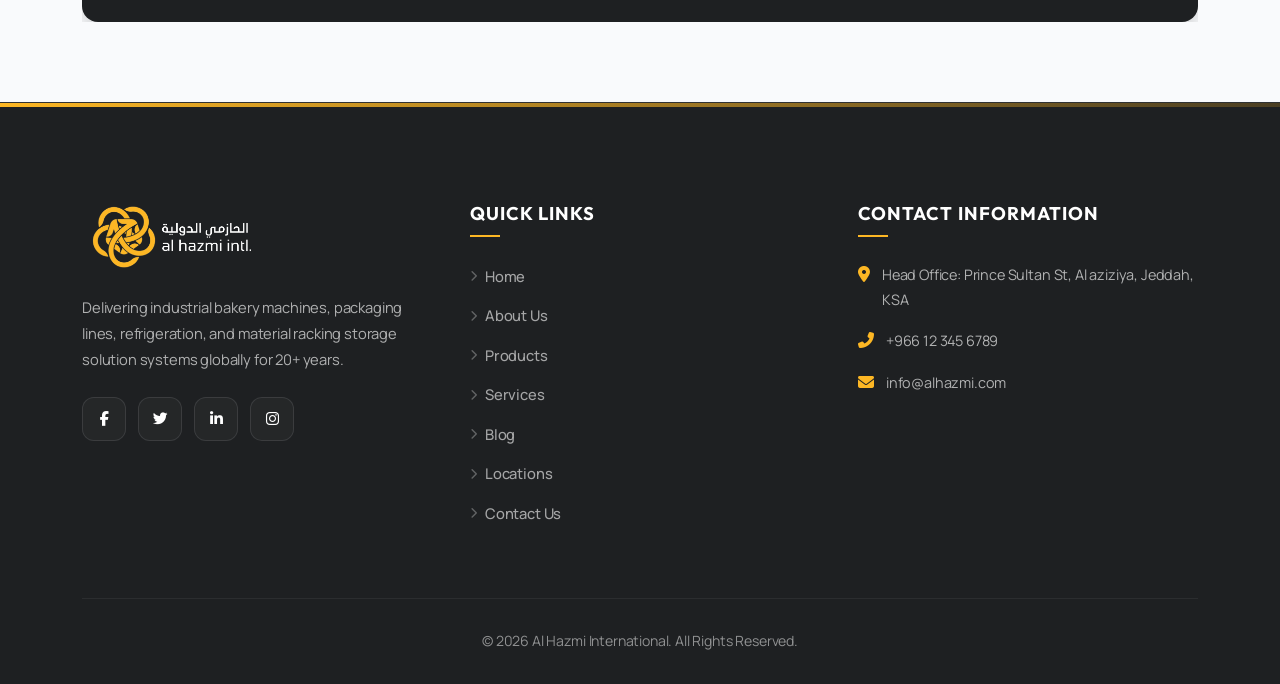
<file: machine-finder-section.html>
<!DOCTYPE html>
<html lang="en">

<head>
  <meta charset="UTF-8">
  <meta name="viewport" content="width=device-width, initial-scale=1.0">
  <title>Machine Finder | Al Hazmi International</title>
  <meta name="description"
    content="Find the right machine for your bakery, pastry, or chocolate products with our interactive machine finder.">

  <!-- Bootstrap 5.3 CSS -->
  <link href="https://cdn.jsdelivr.net/npm/bootstrap@5.3.0/dist/css/bootstrap.min.css" rel="stylesheet">

  <!-- Font Awesome 6.4.0 -->
  <link rel="stylesheet" href="https://cdnjs.cloudflare.com/ajax/libs/font-awesome/6.4.0/css/all.min.css">

  <!-- AOS (Animate On Scroll) CSS -->
  <link href="https://unpkg.com/aos@2.3.1/dist/aos.css" rel="stylesheet">

  <!-- Custom Stylesheet -->
  <link rel="stylesheet" href="styles.css">

  <style>
    :root {
      --white: #ffffff;
      --orange: var(--accent-gold);
      --orange-deep: #D99B1C;
      --orange-dim: rgba(253, 183, 36, 0.15);
      --charcoal: var(--text-color);
      --charcoal-deep: var(--primary-dark);
      --light-gray: var(--bg-light-alt);
      --line: var(--border-color);
      --line-strong: rgba(98, 98, 98, 0.22);
      --radius-lg: 20px;
      --radius-md: 16px;
      --radius-sm: 10px;
      --ease: cubic-bezier(.22, 1, .36, 1);
    }

    .mf-section {
      font-family: var(--font-body);
      background: var(--light-gray);
      position: relative;
      overflow: hidden;
    }

    .border-dashed {
      border-top: 1px dashed var(--line-strong) !important;
    }

    /* blueprint grid backdrop — signature texture */
    .mf-blueprint {
      position: absolute;
      inset: 0;
      background-image:
        linear-gradient(var(--line) 1px, transparent 1px),
        linear-gradient(90deg, var(--line) 1px, transparent 1px);
      background-size: 56px 56px;
      -webkit-mask-image: radial-gradient(ellipse 90% 70% at 65% 20%, #000 10%, transparent 75%);
      mask-image: radial-gradient(ellipse 90% 70% at 65% 20%, #000 10%, transparent 75%);
      opacity: .35;
      pointer-events: none;
    }

    .mf-eyebrow {
      display: inline-flex;
      align-items: center;
      gap: 9px;
      font-family: var(--font-headings);
      font-size: 13px;
      font-weight: 700;
      letter-spacing: .12em;
      text-transform: uppercase;
      color: var(--orange-deep);
    }

    .mf-eyebrow::before {
      content: "";
      width: 8px;
      height: 8px;
      border-radius: 50%;
      background: var(--orange);
      box-shadow: 0 0 0 4px var(--orange-dim);
    }

    /* ---------- Search card ---------- */
    .mf-search-card {
      background: rgba(255, 255, 255, 0.7) !important;
      backdrop-filter: blur(18px);
      -webkit-backdrop-filter: blur(18px);
      border: 1px solid rgba(255, 255, 255, 0.8) !important;
      border-radius: var(--radius-lg) !important;
      box-shadow: 0 20px 45px -18px rgba(21, 22, 24, 0.12) !important;
    }

    .hover-lift {
      transition: transform 0.25s ease, box-shadow 0.25s ease, border-color 0.25s ease;
    }
    .hover-lift:hover {
      transform: translateY(-3px);
      box-shadow: 0 6px 15px rgba(21, 22, 24, 0.06);
      border-color: rgba(253, 183, 36, 0.25) !important;
    }

    .mf-find-btn {
      display: flex;
      align-items: center;
      justify-content: center;
      gap: 9px;
      background: var(--charcoal-deep);
      color: var(--white);
      border: 2px solid var(--charcoal-deep);
      font-family: var(--font-headings);
      font-weight: 700;
      font-size: 15.5px;
      padding: 14px 20px;
      border-radius: 12px;
      cursor: pointer;
      box-shadow: 3px 3px 0px rgba(98, 98, 98, 0.4);
      transition: var(--transition-elastic);
    }

    .mf-find-btn:hover {
      background: var(--orange);
      border-color: var(--orange);
      color: var(--charcoal-deep);
      box-shadow: 4px 4px 0px var(--charcoal-deep);
      transform: translateY(-2px);
    }

    .mf-find-btn:active {
      transform: translateY(0);
    }



    /* ---------- Product grid ---------- */
    .mf-card {
      position: relative;
      border-radius: var(--radius-md);
      overflow: hidden;
      aspect-ratio: 1/1.08;
      cursor: pointer;
      border: 1px solid var(--line);
      background: var(--charcoal-deep);
      box-shadow: 0 8px 20px -12px rgba(21, 22, 24, 0.15);
      transition: transform .32s var(--ease), box-shadow .32s var(--ease), border-color .32s var(--ease);
      -webkit-tap-highlight-color: transparent;
      display: block;
      width: 100%;
      padding: 0;
    }

    .mf-card img {
      position: absolute;
      inset: 0;
      width: 100%;
      height: 100%;
      object-fit: cover;
      transition: transform .5s var(--ease);
    }

    .mf-card::after {
      content: "";
      position: absolute;
      inset: 0;
      background: linear-gradient(180deg, rgba(21, 22, 24, 0) 35%, rgba(21, 22, 24, 0.86) 100%);
      transition: opacity .3s var(--ease);
      z-index: 1;
    }

    .mf-card:hover {
      transform: translateY(-6px);
      box-shadow: 0 22px 34px -16px rgba(21, 22, 24, 0.35);
      border-color: rgba(253, 183, 36, 0.6);
    }

    .mf-card:hover img {
      transform: scale(1.08);
    }

    .mf-card-code {
      position: absolute;
      top: 12px;
      left: 12px;
      font-family: 'JetBrains Mono', monospace;
      font-size: 10.5px;
      font-weight: 600;
      letter-spacing: .05em;
      color: rgba(255, 255, 255, 0.85);
      background: rgba(21, 22, 24, 0.5);
      backdrop-filter: blur(6px);
      -webkit-backdrop-filter: blur(6px);
      padding: 4px 8px;
      border-radius: 6px;
      border: 1px solid rgba(255, 255, 255, 0.18);
      z-index: 2;
    }

    .mf-card-check {
      position: absolute;
      top: 12px;
      right: 12px;
      width: 24px;
      height: 24px;
      border-radius: 50%;
      background: var(--orange);
      display: flex;
      align-items: center;
      justify-content: center;
      opacity: 0;
      transform: scale(.5);
      transition: opacity .25s var(--ease), transform .25s var(--ease);
      z-index: 2;
    }

    .mf-card-name {
      position: absolute;
      left: 14px;
      right: 14px;
      bottom: 13px;
      z-index: 2;
      color: var(--white);
      font-family: var(--font-headings);
      font-weight: 700;
      font-size: 15px;
      letter-spacing: .01em;
      display: flex;
      align-items: center;
      justify-content: space-between;
    }

    .mf-card-name i {
      opacity: 0;
      transform: translateX(-4px);
      transition: opacity .25s var(--ease), transform .25s var(--ease);
      flex-shrink: 0;
      color: var(--orange);
    }

    .mf-card:hover .mf-card-name i {
      opacity: 1;
      transform: translateX(0);
    }

    .mf-card.is-active {
      border-color: var(--orange);
      box-shadow: 0 0 0 3px var(--orange-dim), 0 22px 34px -16px rgba(21, 22, 24, 0.35);
    }

    .mf-card.is-active .mf-card-check {
      opacity: 1;
      transform: scale(1);
    }

    /* ---------- Recommendation panel ---------- */
    .mf-panel-wrap {
      margin-top: 64px;
      max-height: 0;
      opacity: 0;
      overflow: hidden;
      transition: max-height .55s var(--ease), opacity .5s var(--ease);
    }

    .mf-panel-wrap.open {
      max-height: 1200px;
      opacity: 1;
    }

    .mf-panel {
      position: relative;
      border-radius: 24px;
      color: var(--white);
      overflow: hidden;
    }

    .mf-panel::before {
      content: "";
      position: absolute;
      inset: 0;
      background-image:
        linear-gradient(rgba(255, 255, 255, .03) 1px, transparent 1px),
        linear-gradient(90deg, rgba(255, 255, 255, .03) 1px, transparent 1px);
      background-size: 44px 44px;
      -webkit-mask-image: radial-gradient(ellipse 70% 100% at 100% 0%, #000, transparent 70%);
      mask-image: radial-gradient(ellipse 70% 100% at 100% 0%, #000, transparent 70%);
      pointer-events: none;
    }

    .mf-inquiry-btn {
      display: inline-flex;
      align-items: center;
      gap: 9px;
      background: var(--orange);
      color: var(--charcoal-deep) !important;
      border: none;
      font-family: var(--font-headings);
      font-weight: 700;
      font-size: 14.5px;
      padding: 13px 20px;
      border-radius: 12px;
      cursor: pointer;
      transition: var(--transition-elastic);
      white-space: nowrap;
    }

    .mf-inquiry-btn:hover {
      background: var(--white);
      color: var(--charcoal-deep) !important;
      transform: translateY(-2px);
    }

    .mf-machines {
      display: grid;
      grid-template-columns: repeat(5, 1fr);
      gap: 16px;
      position: relative;
    }

    .mf-machine-card {
      background: rgba(255, 255, 255, .04);
      border: 1px solid rgba(255, 255, 255, .1);
      border-radius: 16px;
      overflow: hidden;
      display: flex;
      flex-direction: column;
      transition: transform .3s var(--ease), border-color .3s var(--ease), background .3s var(--ease);
    }

    .mf-machine-card:hover {
      transform: translateY(-4px);
      border-color: rgba(253, 183, 36, 0.45);
      background: rgba(255, 255, 255, .07);
    }

    .mf-machine-img {
      width: 100%;
      aspect-ratio: 4/3;
      object-fit: cover;
      display: block;
      filter: saturate(0.95) brightness(.97);
    }

    .mf-machine-body {
      padding: 16px 16px 18px;
      display: flex;
      flex-direction: column;
      gap: 8px;
      flex: 1;
    }

    .mf-machine-name {
      font-family: var(--font-headings);
      font-weight: 700;
      font-size: 15px;
      line-height: 1.3;
      margin: 0;
    }

    .mf-machine-desc {
      font-size: 12.5px;
      line-height: 1.5;
      color: rgba(255, 255, 255, .6);
      margin: 0;
      flex: 1;
    }

    .mf-machine-link {
      display: inline-flex;
      align-items: center;
      gap: 6px;
      font-family: 'JetBrains Mono', monospace;
      font-size: 11px;
      font-weight: 600;
      letter-spacing: .03em;
      text-transform: uppercase;
      color: var(--orange);
      text-decoration: none;
      margin-top: 4px;
      transition: gap .2s var(--ease);
    }

    .mf-machine-link:hover {
      gap: 10px;
      color: var(--white);
    }

    /* ---------- Responsive ---------- */
    @media (max-width: 1200px) {
      .mf-machines {
        grid-template-columns: repeat(3, 1fr);
      }
    }

    @media (max-width: 768px) {
      .mf-machines {
        grid-template-columns: repeat(2, 1fr);
      }
    }

    @media (max-width: 480px) {
      .mf-machines {
        grid-template-columns: 1fr;
      }
    }

    /* Accessibility focus indicators */
    .mf-card:focus-visible,
    .mf-find-btn:focus-visible,
    .mf-mic-btn:focus-visible,
    .mf-inquiry-btn:focus-visible,
    .mf-machine-link:focus-visible,
    .mf-search-card input:focus-visible {
      outline: 2px solid var(--orange);
      outline-offset: 3px;
    }
  </style>
</head>

<body data-bs-spy="scroll" data-bs-target="#navbar" data-bs-offset="100">

  <!-- Scroll Progress Indicator -->
  <div id="scroll-progress"></div>

  <!-- Page Preloader -->
  <div id="preloader">
    <div class="spinner-box">
      <div class="spinner"></div>
      <div class="preloader-logo">AL HAZMI</div>
    </div>
  </div>

  <!-- Dual-Row Header and Navbar -->
  <header class="fixed-top">
    <!-- Top Contact Bar -->
    <div class="navbar-top-row d-flex align-items-center">
      <div class="container d-flex justify-content-between align-items-center">
        <div class="d-flex gap-4">
          <a href="tel:+966123456789" class="contact-link"><i class="fas fa-phone-alt me-2"></i>+966 12 345 6789</a>
          <a href="mailto:info@alhazmi.com" class="contact-link"><i
              class="fas fa-envelope me-2"></i>info@alhazmi.com</a>
        </div>
        <div class="d-flex align-items-center gap-4">
          <a href="#" class="contact-link"><i class="fas fa-download me-2"></i>Catalogue</a>
          <!-- Language Dropdown -->
          <div class="dropdown">
            <a class="contact-link dropdown-toggle lang-switch" href="#" role="button" id="langDropdown"
              data-bs-toggle="dropdown" aria-expanded="false">
              <i class="fas fa-globe me-2"></i>EN
            </a>
            <ul class="dropdown-menu dropdown-menu-end lang-menu shadow-sm" aria-labelledby="langDropdown">
              <li><a class="dropdown-item fw-bold" href="#">English (EN)</a></li>
              <li><a class="dropdown-item" href="#">العربية (AR)</a></li>
            </ul>
          </div>
        </div>
      </div>
    </div>

    <!-- Main Navigation Bar -->
    <nav id="navbar" class="navbar navbar-expand-lg main-navbar">
      <div class="container">
        <a class="navbar-brand d-flex align-items-center" href="index.html">
          <img src="assets/images/logo-light.png" alt="Al Hazmi International Logo" class="logo-img">
        </a>
        <button class="navbar-toggler border-0 shadow-none" type="button" data-bs-toggle="collapse"
          data-bs-target="#mainNav" aria-controls="mainNav" aria-expanded="false" aria-label="Toggle navigation">
          <span class="navbar-toggler-icon"></span>
        </button>
        <div class="collapse navbar-collapse" id="mainNav">
          <ul class="navbar-nav mx-auto">
            <li class="nav-item">
              <a class="nav-link" href="index.html#home">Home</a>
            </li>
            <li class="nav-item">
              <a class="nav-link" href="about.html">About Us</a>
            </li>
            <li class="nav-item">
              <a class="nav-link active" href="products.html">Products</a>
            </li>
            <li class="nav-item">
              <a class="nav-link" href="used-equipment.html">Used Equipment</a>
            </li>
            <li class="nav-item">
              <a class="nav-link" href="services.html">Services</a>
            </li>
            <li class="nav-item">
              <a class="nav-link" href="locations.html">Locations</a>
            </li>
            <li class="nav-item">
              <a class="nav-link" href="contact.html">Contact</a>
            </li>
          </ul>
          <div>
            <a href="#" class="btn btn-header-cta" data-bs-toggle="modal" data-bs-target="#quoteModal">Get a Quote</a>
          </div>
        </div>
      </div>
    </nav>
  </header>

  <!-- Inner Page Hero Section -->
  <section class="about-hero-section">
    <div class="hero-overlay-gradient"></div>
    <div class="container about-hero-container">
      <div class="row">
        <div class="col-12 text-center" data-aos="fade-up" data-aos-duration="1000">
          <h1 class="about-hero-title">Machine Finder</h1>
          <div class="about-breadcrumbs d-flex justify-content-center align-items-center gap-2">
            <a href="index.html">Home</a>
            <i class="fas fa-chevron-right text-white-50 fs-12"></i>
            <a href="products.html" class="text-white-50">Products</a>
            <i class="fas fa-chevron-right text-white-50 fs-12"></i>
            <span class="text-white-50">Machine Finder</span>
          </div>
        </div>
      </div>
    </div>
  </section>

  <!-- Finder Section -->
  <section class="mf-section section-padding bg-light-section position-relative overflow-hidden"
    aria-labelledby="mf-heading">
    <div class="mf-blueprint" aria-hidden="true"></div>
    <div class="container position-relative">
      <div class="row g-5 align-items-start">

        <!-- LEFT COLUMN (Search & Text) -->
        <div class="col-lg-5 text-start" data-aos="fade-right" data-aos-duration="1000">
          <span class="mf-eyebrow text-uppercase text-gold mb-3 d-inline-flex align-items-center gap-2">
            Product-Based Machine Finder
          </span>
          <h2 id="mf-heading" class="section-title-large text-dark fw-bold mb-3">
            Find the Right Machine<br>for <span class="text-gold">Your Product</span>
          </h2>
          <p class="text-muted mb-4 fs-6" style="line-height: 1.8;">
            Select the food product you want to manufacture, and we'll recommend the most suitable bakery and food
            processing equipment for your production needs.
          </p>

          <div class="position-relative">
            <div class="mf-search-card p-3 rounded-4 shadow-sm bg-white border">
              <div class="input-group mb-2 rounded-3 overflow-hidden border bg-white align-items-center"
                style="border-color: var(--line) !important;">
                <span class="input-group-text bg-transparent border-0 pe-1 ps-3 text-muted">
                  <i class="fas fa-search"></i>
                </span>
                <input id="mf-search-input" type="text" class="form-control border-0 py-3 shadow-none bg-transparent"
                  placeholder="Search by product (Bread, Cake, Cookies...)" aria-label="Search by product"
                  style="font-family: var(--font-body); font-size: 14.5px;">
              </div>
              <button class="mf-find-btn w-100" id="mf-find-btn" type="button">
                Find Machines <i class="fas fa-arrow-right ms-2"></i>
              </button>
            </div>
          </div>

          <!-- Trust line (Enhanced) -->
          <div class="row g-3 mt-4 pt-4 border-top" style="border-top: 1px dashed rgba(0,0,0,0.12) !important;">
            <!-- Categories -->
            <div class="col-4">
              <div class="p-3 rounded-3 text-center h-100 transition-all hover-lift" style="background: rgba(253, 183, 36, 0.04); border: 1px solid rgba(253, 183, 36, 0.08);">
                <div class="text-gold mb-1" style="font-size: 1.1rem;"><i class="fas fa-cubes"></i></div>
                <div class="fw-bold fs-3 text-dark font-headings mb-1" style="line-height: 1;">30+</div>
                <div class="text-uppercase fw-bold text-muted" style="font-size: 10px; letter-spacing: 0.8px; line-height: 1.2;">Categories</div>
              </div>
            </div>
            <!-- Lines -->
            <div class="col-4">
              <div class="p-3 rounded-3 text-center h-100 transition-all hover-lift" style="background: rgba(253, 183, 36, 0.04); border: 1px solid rgba(253, 183, 36, 0.08);">
                <div class="text-gold mb-1" style="font-size: 1.1rem;"><i class="fas fa-project-diagram"></i></div>
                <div class="fw-bold fs-3 text-dark font-headings mb-1" style="line-height: 1;">12</div>
                <div class="text-uppercase fw-bold text-muted" style="font-size: 10px; letter-spacing: 0.8px; line-height: 1.2;">Product Lines</div>
              </div>
            </div>
            <!-- Builds -->
            <div class="col-4">
              <div class="p-3 rounded-3 text-center h-100 transition-all hover-lift" style="background: rgba(253, 183, 36, 0.04); border: 1px solid rgba(253, 183, 36, 0.08);">
                <div class="text-gold mb-1" style="font-size: 1.1rem;"><i class="fas fa-industry"></i></div>
                <div class="fw-bold fs-3 text-dark font-headings mb-1" style="line-height: 1;">B2B</div>
                <div class="text-uppercase fw-bold text-muted" style="font-size: 10px; letter-spacing: 0.8px; line-height: 1.2;">Industrial builds</div>
              </div>
            </div>
          </div>
        </div>

        <!-- RIGHT COLUMN (Products Grid) -->
        <div class="col-lg-7" data-aos="fade-left" data-aos-duration="1000">
          <div class="row g-3" id="mf-products" role="listbox" aria-label="Select a food product">
            <!-- Dynamically populated -->
          </div>
        </div>

      </div>

      <!-- RECOMMENDATION PANEL -->
      <div class="mf-panel-wrap mt-5" id="mf-panel-wrap">
        <div class="mf-panel p-4 p-md-5 rounded-4 shadow" style="background: var(--primary-dark);">
          <div
            class="d-flex align-items-end justify-content-between gap-3 flex-wrap mb-4 border-bottom border-secondary pb-3">
            <div>
              <span class="text-gold font-monospace small text-uppercase d-block mb-1" id="mf-panel-code">REC.01 —
                MACHINE SET</span>
              <h3 class="fw-bold text-white mb-0 font-headings">Recommended Machines for <span class="text-gold"
                  id="mf-panel-product">Bread</span></h3>
            </div>
            <a class="mf-inquiry-btn text-decoration-none" href="contact.html">
              Submit Inquiry <i class="fas fa-paper-plane ms-2"></i>
            </a>
          </div>
          <div class="mf-machines" id="mf-machines">
            <!-- Dynamically populated -->
          </div>
        </div>
      </div>

    </div>
  </section>

  <!-- Footer -->
  <footer class="site-footer">
    <div class="container">
      <div class="row g-5">

        <!-- Col 1: About & Info -->
        <div class="col-lg-4 text-start">
          <a class="d-flex align-items-center mb-4 text-white" href="index.html">
            <img src="assets/images/logo-light.png" alt="Al Hazmi International Logo" class="logo-img">
          </a>
          <p class="mb-4">Delivering industrial bakery machines, packaging lines, refrigeration, and material racking
            storage solution systems globally for 20+ years.</p>
          <div class="footer-social-icons">
            <a href="#"><i class="fab fa-facebook-f"></i></a>
            <a href="#"><i class="fab fa-twitter"></i></a>
            <a href="#"><i class="fab fa-linkedin-in"></i></a>
            <a href="#"><i class="fab fa-instagram"></i></a>
          </div>
        </div>

        <!-- Col 2: Quick Links -->
        <div class="col-lg-4 text-start">
          <h4 class="footer-widget-title">Quick Links</h4>
          <ul class="footer-links">
            <li><a href="index.html#home"><i class="fas fa-chevron-right fs-10"></i> Home</a></li>
            <li><a href="about.html"><i class="fas fa-chevron-right fs-10"></i> About Us</a></li>
            <li><a href="products.html"><i class="fas fa-chevron-right fs-10"></i> Products</a></li>
            <li><a href="services.html"><i class="fas fa-chevron-right fs-10"></i> Services</a></li>
            <li><a href="blog.html"><i class="fas fa-chevron-right fs-10"></i> Blog</a></li>
            <li><a href="locations.html"><i class="fas fa-chevron-right fs-10"></i> Locations</a></li>
            <li><a href="contact.html"><i class="fas fa-chevron-right fs-10"></i> Contact Us</a></li>
          </ul>
        </div>

        <!-- Col 3: Contact Info -->
        <div class="col-lg-4 text-start">
          <h4 class="footer-widget-title">Contact Information</h4>
          <ul class="footer-contact-info">
            <li><i class="fas fa-map-marker-alt"></i> Head Office: Prince Sultan St, Al aziziya, Jeddah, KSA</li>
            <li><i class="fas fa-phone-alt"></i> +966 12 345 6789</li>
            <li><i class="fas fa-envelope"></i> info@alhazmi.com</li>
          </ul>
        </div>

      </div>

      <!-- Footer Bottom -->
      <div class="footer-bottom text-center">
        <div class="d-flex justify-content-center align-items-center flex-wrap gap-3">
          <p class="mb-0">&copy; 2026 Al Hazmi International. All Rights Reserved.</p>
        </div>
      </div>
    </div>
  </footer>

  <!-- Floating Action Button (FAB) -->
  <div class="fab-container" id="mainFabContainer">
    <div class="fab-options">
      <!-- Profile/Catalog Download Link -->
      <a href="#" class="fab-btn fab-btn-download" title="Download Profile" download>
        <i class="fas fa-file-download"></i>
      </a>
      <!-- WhatsApp Floating Action -->
      <a href="https://wa.me/966123456789" class="fab-btn fab-btn-whatsapp" target="_blank" rel="noopener noreferrer" title="Chat on WhatsApp">
        <i class="fab fa-whatsapp"></i>
      </a>
    </div>
    <!-- Main FAB Trigger -->
    <button class="fab-trigger" id="fabTriggerBtn" aria-label="Toggle Actions">
      <i class="fas fa-plus"></i>
    </button>
  </div>

  <!-- Floating Action Button Toggle Script -->
  <script>
    document.addEventListener('DOMContentLoaded', () => {
      const fabContainer = document.getElementById('mainFabContainer');
      const fabTrigger = document.getElementById('fabTriggerBtn');
      if (fabTrigger && fabContainer) {
        fabTrigger.addEventListener('click', (e) => {
          e.stopPropagation();
          fabContainer.classList.toggle('active');
        });
        document.addEventListener('click', (e) => {
          if (!fabContainer.contains(e.target)) {
            fabContainer.classList.remove('active');
          }
        });
      }
    });
  </script>

  <!-- JS Scripts -->
  <!-- Bootstrap Bundle 5.3 JS -->
  <script src="https://cdn.jsdelivr.net/npm/bootstrap@5.3.0/dist/js/bootstrap.bundle.min.js"></script>

  <!-- AOS Animation JS -->
  <script src="https://unpkg.com/aos@2.3.1/dist/aos.js"></script>

  <script>
    (function () {
      const products = [
        { id: "bread", name: "Bread Lines", code: "PRD.01", img: "https://images.unsplash.com/photo-1581092160607-ee22621dd758?auto=format&fit=crop&w=600&q=80" },
        { id: "cakes", name: "Cake Mixers", code: "PRD.02", img: "https://images.unsplash.com/photo-1578683010236-d716f9a3f461?auto=format&fit=crop&w=600&q=80" },
        { id: "cookies", name: "Cookie Depositors", code: "PRD.03", img: "https://images.unsplash.com/photo-1581092918056-0c4c3acd3789?auto=format&fit=crop&w=600&q=80" },
        { id: "pizza", name: "Pizza Sheeters", code: "PRD.04", img: "https://images.unsplash.com/photo-1581092335397-9583fe92d232?auto=format&fit=crop&w=600&q=80" },
        { id: "croissant", name: "Laminators", code: "PRD.05", img: "https://images.unsplash.com/photo-1581092795360-fd1ca04f0952?auto=format&fit=crop&w=600&q=80" },
        { id: "donuts", name: "Donut Fryer Lines", code: "PRD.06", img: "https://images.unsplash.com/photo-1616401784845-180882ba9ba8?auto=format&fit=crop&w=600&q=80" },
        { id: "muffins", name: "Muffin Depositors", code: "PRD.07", img: "https://images.unsplash.com/photo-1578985545062-69928b1d9587?auto=format&fit=crop&w=600&q=80" },
        { id: "pastries", name: "Pastry Sheeters", code: "PRD.08", img: "https://images.unsplash.com/photo-1581092335397-9583fe92d232?auto=format&fit=crop&w=600&q=80" },
        { id: "biscuits", name: "Rotary Moulders", code: "PRD.09", img: "https://images.unsplash.com/photo-1581092918056-0c4c3acd3789?auto=format&fit=crop&w=600&q=80" },
        { id: "buns", name: "Bun Dividers", code: "PRD.10", img: "https://images.unsplash.com/photo-1581092160607-ee22621dd758?auto=format&fit=crop&w=600&q=80" },
        { id: "chocolates", name: "Chocolate Tempering", code: "PRD.11", img: "https://images.unsplash.com/photo-1581092580497-e0d23cbdf1dc?auto=format&fit=crop&w=600&q=80" },
        { id: "snacks", name: "Flow Pack Wrappers", code: "PRD.12", img: "https://images.unsplash.com/photo-1581091226825-a6a2a5aee158?auto=format&fit=crop&w=600&q=80" },
      ];

      const categoryMapping = {
        bread: "bakery",
        cakes: "pastry",
        cookies: "pastry",
        pizza: "bakery",
        croissant: "pastry",
        donuts: "pastry",
        muffins: "pastry",
        pastries: "pastry",
        biscuits: "pastry",
        buns: "bakery",
        chocolates: "chocolate",
        snacks: "production"
      };

      const machineData = {
        bread: [
          { name: "Spiral Mixer", desc: "High-torque dough mixing for consistent gluten development at scale.", img: "https://images.unsplash.com/photo-1578683010236-d716f9a3f461?auto=format&fit=crop&w=400&q=80" },
          { name: "Dough Divider", desc: "Precision-cuts dough into uniform, weight-accurate portions.", img: "https://images.unsplash.com/photo-1581092918056-0c4c3acd3789?auto=format&fit=crop&w=400&q=80" },
          { name: "Dough Rounder", desc: "Shapes divided dough into smooth rounds ahead of proofing.", img: "https://images.unsplash.com/photo-1581092160607-ee22621dd758?auto=format&fit=crop&w=400&q=80" },
          { name: "Proofer Cabinet", desc: "Controlled humidity and temperature for reliable fermentation.", img: "https://images.unsplash.com/photo-1581092335397-9583fe92d232?auto=format&fit=crop&w=400&q=80" },
          { name: "Rotary Rack Oven", desc: "Even, all-around baking for high-volume bread production.", img: "https://images.unsplash.com/photo-1616401784845-180882ba9ba8?auto=format&fit=crop&w=400&q=80" },
        ],
        cakes: [
          { name: "Planetary Mixer", desc: "Multi-speed mixing for batters, creams and fine fillings.", img: "https://images.unsplash.com/photo-1578683010236-d716f9a3f461?auto=format&fit=crop&w=400&q=80" },
          { name: "Batter Depositor", desc: "Dispenses accurate batter volumes into trays or moulds.", img: "https://images.unsplash.com/photo-1581092918056-0c4c3acd3789?auto=format&fit=crop&w=400&q=80" },
          { name: "Cake Deck Oven", desc: "Stable, even heat for consistent crumb and rise.", img: "https://images.unsplash.com/photo-1616401784845-180882ba9ba8?auto=format&fit=crop&w=400&q=80" },
          { name: "Cooling Tunnel", desc: "Rapid, hygienic cooling before decoration or packing.", img: "https://images.unsplash.com/photo-1581092795360-fd1ca04f0952?auto=format&fit=crop&w=400&q=80" },
        ],
        cookies: [
          { name: "Rotary Moulder", desc: "Forms detailed, uniform cookie shapes at high speed.", img: "https://images.unsplash.com/photo-1581092918056-0c4c3acd3789?auto=format&fit=crop&w=400&q=80" },
          { name: "Wire-Cut Machine", desc: "Extrudes and cuts soft doughs into precise pieces.", img: "https://images.unsplash.com/photo-1581092335397-9583fe92d232?auto=format&fit=crop&w=400&q=80" },
          { name: "Tunnel Oven", desc: "Continuous baking line built for large cookie batches.", img: "https://images.unsplash.com/photo-1616401784845-180882ba9ba8?auto=format&fit=crop&w=400&q=80" },
          { name: "Cooling Conveyor", desc: "Even airflow cooling to lock in texture and snap.", img: "https://images.unsplash.com/photo-1581091226825-a6a2a5aee158?auto=format&fit=crop&w=400&q=80" },
        ],
        pizza: [
          { name: "Dough Sheeter", desc: "Rolls dough to a consistent, even base thickness.", img: "https://images.unsplash.com/photo-1581092335397-9583fe92d232?auto=format&fit=crop&w=400&q=80" },
          { name: "Pizza Press", desc: "Forms round pizza bases in a single quick cycle.", img: "https://images.unsplash.com/photo-1581092918056-0c4c3acd3789?auto=format&fit=crop&w=400&q=80" },
          { name: "Topping Line", desc: "Automated sauce and topping distribution for consistency.", img: "https://images.unsplash.com/photo-1581092162384-8987c1d64718?auto=format&fit=crop&w=400&q=80" },
          { name: "Stone Deck Oven", desc: "High, radiant heat for authentic crust and char.", img: "https://images.unsplash.com/photo-1616401784845-180882ba9ba8?auto=format&fit=crop&w=400&q=80" },
        ],
        croissant: [
          { name: "Dough Sheeter", desc: "Rolls dough to precise thickness for lamination.", img: "https://images.unsplash.com/photo-1581092335397-9583fe92d232?auto=format&fit=crop&w=400&q=80" },
          { name: "Laminator", desc: "Folds butter and dough into even, flaky layers.", img: "https://images.unsplash.com/photo-1581092918056-0c4c3acd3789?auto=format&fit=crop&w=400&q=80" },
          { name: "Proofer Cabinet", desc: "Gentle, controlled proofing to preserve layered structure.", img: "https://images.unsplash.com/photo-1581092795360-fd1ca04f0952?auto=format&fit=crop&w=400&q=80" },
          { name: "Deck Oven", desc: "Even top-and-bottom heat for a golden, crisp finish.", img: "https://images.unsplash.com/photo-1616401784845-180882ba9ba8?auto=format&fit=crop&w=400&q=80" },
        ],
        donuts: [
          { name: "Donut Depositor", desc: "Rings out consistent donut shapes ready for frying.", img: "https://images.unsplash.com/photo-1581092918056-0c4c3acd3789?auto=format&fit=crop&w=400&q=80" },
          { name: "Fryer Line", desc: "Continuous frying with controlled oil temperature.", img: "https://images.unsplash.com/photo-1616401784845-180882ba9ba8?auto=format&fit=crop&w=400&q=80" },
          { name: "Glazing Machine", desc: "Applies an even glaze or sugar coat automatically.", img: "https://images.unsplash.com/photo-1581092580497-e0d23cbdf1dc?auto=format&fit=crop&w=400&q=80" },
          { name: "Cooling Conveyor", desc: "Sets glaze and cools product before packing.", img: "https://images.unsplash.com/photo-1581091226825-a6a2a5aee158?auto=format&fit=crop&w=400&q=80" },
        ],
        muffins: [
          { name: "Planetary Mixer", desc: "Smooth, consistent batter mixing at any batch size.", img: "https://images.unsplash.com/photo-1578683010236-d716f9a3f461?auto=format&fit=crop&w=400&q=80" },
          { name: "Batter Depositor", desc: "Portions batter evenly into muffin trays.", img: "https://images.unsplash.com/photo-1581092918056-0c4c3acd3789?auto=format&fit=crop&w=400&q=80" },
          { name: "Tray Deck Oven", desc: "Even bake and rise across every tray position.", img: "https://images.unsplash.com/photo-1616401784845-180882ba9ba8?auto=format&fit=crop&w=400&q=80" },
        ],
        pastries: [
          { name: "Dough Sheeter", desc: "Even sheeting for laminated and short pastry bases.", img: "https://images.unsplash.com/photo-1581092335397-9583fe92d232?auto=format&fit=crop&w=400&q=80" },
          { name: "Laminator", desc: "Builds fine, consistent butter-dough layers.", img: "https://images.unsplash.com/photo-1581092918056-0c4c3acd3789?auto=format&fit=crop&w=400&q=80" },
          { name: "Filling Machine", desc: "Injects or deposits fillings with portion accuracy.", img: "https://images.unsplash.com/photo-1581092580497-e0d23cbdf1dc?auto=format&fit=crop&w=400&q=80" },
          { name: "Deck Oven", desc: "Precise heat zones for delicate, flaky results.", img: "https://images.unsplash.com/photo-1616401784845-180882ba9ba8?auto=format&fit=crop&w=400&q=80" },
        ],
        biscuits: [
          { name: "Rotary Moulder", desc: "Stamps detailed biscuit shapes with fast changeovers.", img: "https://images.unsplash.com/photo-1581092918056-0c4c3acd3789?auto=format&fit=crop&w=400&q=80" },
          { name: "Wire-Cut Machine", desc: "Cuts soft, chunky doughs into uniform pieces.", img: "https://images.unsplash.com/photo-1581092335397-9583fe92d232?auto=format&fit=crop&w=400&q=80" },
          { name: "Tunnel Oven", desc: "Continuous, high-throughput baking line.", img: "https://images.unsplash.com/photo-1616401784845-180882ba9ba8?auto=format&fit=crop&w=400&q=80" },
        ],
        buns: [
          { name: "Divider Rounder", desc: "Divides and rounds dough into equal bun portions.", img: "https://images.unsplash.com/photo-1581092918056-0c4c3acd3789?auto=format&fit=crop&w=400&q=80" },
          { name: "Proofer Cabinet", desc: "Controlled proofing for soft, even bun rise.", img: "https://images.unsplash.com/photo-1581092795360-fd1ca04f0952?auto=format&fit=crop&w=400&q=80" },
          { name: "Bun Oven", desc: "Even, gentle bake for a soft crumb and crust.", img: "https://images.unsplash.com/photo-1616401784845-180882ba9ba8?auto=format&fit=crop&w=400&q=80" },
        ],
        chocolates: [
          { name: "Tempering Machine", desc: "Stabilises cocoa butter for glossy, snap-ready chocolate.", img: "https://images.unsplash.com/photo-1581092580497-e0d23cbdf1dc?auto=format&fit=crop&w=400&q=80" },
          { name: "Enrobing Line", desc: "Coats centres in an even chocolate shell.", img: "https://images.unsplash.com/photo-1581092918056-0c4c3acd3789?auto=format&fit=crop&w=400&q=80" },
          { name: "Moulding Line", desc: "Fills and sets moulded chocolate pieces at speed.", img: "https://images.unsplash.com/photo-1581092580497-e0d23cbdf1dc?auto=format&fit=crop&w=400&q=80" },
          { name: "Cooling Tunnel", desc: "Sets chocolate with a controlled cooling curve.", img: "https://images.unsplash.com/photo-1616401784845-180882ba9ba8?auto=format&fit=crop&w=400&q=80" },
        ],
        snacks: [
          { name: "Extruder", desc: "Shapes snack dough or mash into continuous forms.", img: "https://images.unsplash.com/photo-1581092918056-0c4c3acd3789?auto=format&fit=crop&w=400&q=80" },
          { name: "Fryer Line", desc: "Continuous frying with consistent oil control.", img: "https://images.unsplash.com/photo-1616401784845-180882ba9ba8?auto=format&fit=crop&w=400&q=80" },
          { name: "Seasoning Drum", desc: "Tumbles product for even seasoning coverage.", img: "https://images.unsplash.com/photo-1581092795360-fd1ca04f0952?auto=format&fit=crop&w=400&q=80" },
          { name: "Packaging Line", desc: "Weighs, fills and seals product for dispatch.", img: "https://images.unsplash.com/photo-1581091226825-a6a2a5aee158?auto=format&fit=crop&w=400&q=80" },
        ],
      };

      const grid = document.getElementById('mf-products');
      const panelWrap = document.getElementById('mf-panel-wrap');
      const panelProduct = document.getElementById('mf-panel-product');
      const panelCode = document.getElementById('mf-panel-code');
      const machinesEl = document.getElementById('mf-machines');
      const searchInput = document.getElementById('mf-search-input');
      const findBtn = document.getElementById('mf-find-btn');

      function renderProducts() {
        grid.innerHTML = products.map(p => {
          let fallbackImg = 'assets/images/about_industrial.png';
          const cat = categoryMapping[p.id] || 'all';
          if (cat === 'bakery') fallbackImg = 'assets/images/bakery.png';
          else if (cat === 'pastry') fallbackImg = 'assets/images/pastry.png';
          else if (cat === 'chocolate') fallbackImg = 'assets/images/chocolate.png';

          return `
            <div class="col-6 col-sm-4 col-md-3" data-aos="zoom-in" data-aos-delay="50">
              <button class="mf-card" type="button" role="option" aria-selected="false" data-id="${p.id}">
                <img src="${p.img}" alt="${p.name}" loading="lazy" onerror="this.onerror=null; this.src='${fallbackImg}';">
                <span class="mf-card-code">${p.code}</span>
                <span class="mf-card-check" aria-hidden="true">
                  <i class="fas fa-check text-dark" style="font-size: 11px;"></i>
                </span>
                <span class="mf-card-name">
                  ${p.name}
                  <i class="fas fa-arrow-right"></i>
                </span>
              </button>
            </div>
          `;
        }).join('');
        grid.querySelectorAll('.mf-card').forEach(card => {
          card.addEventListener('click', () => selectProduct(card.dataset.id, true));
        });
      }

      function renderMachines(id) {
        const list = machineData[id] || [];
        const targetCat = categoryMapping[id] || "all";
        let fallbackImg = 'assets/images/about_industrial.png';
        if (targetCat === 'bakery') fallbackImg = 'assets/images/bakery.png';
        else if (targetCat === 'pastry') fallbackImg = 'assets/images/pastry.png';
        else if (targetCat === 'chocolate') fallbackImg = 'assets/images/chocolate.png';

        machinesEl.innerHTML = list.map(m => `
          <div class="mf-machine-card">
            <img class="mf-machine-img" src="${m.img}" alt="${m.name}" loading="lazy" onerror="this.onerror=null; this.src='${fallbackImg}';">
            <div class="mf-machine-body text-start">
              <h4 class="mf-machine-name">${m.name}</h4>
              <p class="mf-machine-desc">${m.desc}</p>
              <a class="mf-machine-link" href="products.html?category=${targetCat}">
                View In Catalog
                <i class="fas fa-arrow-right ms-1"></i>
              </a>
            </div>
          </div>
        `).join('');
      }

      function selectProduct(id, scrollToPanel) {
        const p = products.find(x => x.id === id);
        if (!p) return;
        grid.querySelectorAll('.mf-card').forEach(c => {
          const active = c.dataset.id === id;
          c.classList.toggle('is-active', active);
          c.setAttribute('aria-selected', active ? 'true' : 'false');
        });
        panelProduct.textContent = p.name;
        panelCode.textContent = `REC.${p.code.split('.')[1]} — MACHINE SET`;
        renderMachines(id);
        panelWrap.classList.add('open');
        if (scrollToPanel) {
          setTimeout(() => panelWrap.scrollIntoView({ behavior: 'smooth', block: 'nearest' }), 120);
        }
      }

      function handleSearch() {
        const q = searchInput.value.trim().toLowerCase();
        if (!q) { panelWrap.scrollIntoView({ behavior: 'smooth', block: 'nearest' }); return; }
        const match = products.find(p => p.name.toLowerCase().includes(q) || p.id.includes(q));
        if (match) {
          selectProduct(match.id, true);
        } else {
          panelProduct.textContent = "your product";
          machinesEl.innerHTML = `<div style="grid-column:1/-1; padding:20px 4px; color:rgba(255,255,255,.65); font-size:14px;">No exact match found — our team can still help. Try a category on the right, or submit an inquiry and we'll recommend machinery directly.</div>`;
          panelWrap.classList.add('open');
          setTimeout(() => panelWrap.scrollIntoView({ behavior: 'smooth', block: 'nearest' }), 120);
        }
      }

      findBtn.addEventListener('click', handleSearch);
      searchInput.addEventListener('keydown', e => { if (e.key === 'Enter') handleSearch(); });

      renderProducts();
      const urlParams = new URLSearchParams(window.location.search);
      const productParam = urlParams.get('product');
      if (productParam && products.some(p => p.id === productParam)) {
        selectProduct(productParam, false);
      } else {
        selectProduct('bread', false);
      }

      document.addEventListener('DOMContentLoaded', () => {
        const preloader = document.getElementById('preloader');
        if (preloader) {
          setTimeout(() => {
            preloader.style.opacity = '0';
            preloader.style.visibility = 'hidden';
          }, 500);
        }

        if (window.AOS) {
          AOS.init({
            duration: 900,
            once: true,
            offset: 80,
            easing: 'ease-out-cubic'
          });
        }
      });

      window.addEventListener('scroll', () => {
        const scrollY = window.scrollY;
        const docHeight = document.documentElement.scrollHeight - window.innerHeight;

        if (scrollY > 60) {
          document.body.classList.add('navbar-scrolled');
        } else {
          document.body.classList.remove('navbar-scrolled');
        }

        const scrollPct = docHeight > 0 ? (scrollY / docHeight) * 100 : 0;
        const progressEl = document.getElementById('scroll-progress');
        if (progressEl) {
          progressEl.style.width = scrollPct + '%';
        }
      });

      // Handle Quote Modal Submit
      document.addEventListener('DOMContentLoaded', () => {
        const form = document.getElementById('modalQuoteForm');
        const successMsg = document.getElementById('modalSuccessMsg');

        if (form) {
          form.addEventListener('submit', (e) => {
            e.preventDefault();

            if (!form.checkValidity()) {
              e.stopPropagation();
              form.classList.add('was-validated');
              return;
            }

            form.classList.add('d-none');
            successMsg.classList.remove('d-none');

            const modalEl = document.getElementById('quoteModal');
            modalEl.addEventListener('hidden.bs.modal', () => {
              form.reset();
              form.classList.remove('was-validated');
              form.classList.remove('d-none');
              successMsg.classList.add('d-none');
            }, { once: true });
          });
        }
      });
    })();
  </script>

  <!-- Get a Quote Modal -->
  <div class="modal fade" id="quoteModal" tabindex="-1" aria-labelledby="quoteModalLabel" aria-hidden="true">
    <div class="modal-dialog modal-dialog-centered modal-lg">
      <div class="modal-content border-0 rounded-4 overflow-hidden shadow-lg bg-dark text-white">
        <div class="modal-header border-bottom border-secondary p-4" style="background: #1c1d1f;">
          <div class="d-flex align-items-center gap-3">
            <div class="bg-gold p-2 rounded-3 text-dark d-flex align-items-center justify-content-center"
              style="width: 40px; height: 40px; background-color: var(--accent-gold);">
              <i class="fas fa-file-invoice-dollar fs-5"></i>
            </div>
            <div>
              <h5 class="modal-title fw-bold font-headings text-white mb-0" id="quoteModalLabel">Request a Custom Quote
              </h5>
              <p class="text-white-50 mb-0 small">Tell us about your production requirements</p>
            </div>
          </div>
          <button type="button" class="btn-close btn-close-white" data-bs-dismiss="modal" aria-label="Close"></button>
        </div>
        <div class="modal-body p-4 p-md-5" style="background: var(--primary-dark);">
          <form id="modalQuoteForm" novalidate>
            <div class="row g-4">
              <!-- Full Name -->
              <div class="col-md-6 text-start">
                <label for="modalName" class="form-label small fw-semibold text-white-50 text-uppercase"
                  style="letter-spacing: 0.5px;">Full Name *</label>
                <div class="input-group">
                  <span class="input-group-text"><i class="fas fa-user"></i></span>
                  <input type="text" class="form-control" id="modalName" placeholder="John Doe" required>
                </div>
              </div>
              <!-- Business Email -->
              <div class="col-md-6 text-start">
                <label for="modalEmail" class="form-label small fw-semibold text-white-50 text-uppercase"
                  style="letter-spacing: 0.5px;">Business Email *</label>
                <div class="input-group">
                  <span class="input-group-text"><i class="fas fa-envelope"></i></span>
                  <input type="email" class="form-control" id="modalEmail" placeholder="name@company.com" required>
                </div>
              </div>
              <!-- Phone -->
              <div class="col-md-6 text-start">
                <label for="modalPhone" class="form-label small fw-semibold text-white-50 text-uppercase"
                  style="letter-spacing: 0.5px;">Phone Number *</label>
                <div class="input-group">
                  <span class="input-group-text"><i class="fas fa-phone-alt"></i></span>
                  <input type="tel" class="form-control" id="modalPhone" placeholder="+966 50 000 0000" required>
                </div>
              </div>
              <!-- Company Name -->
              <div class="col-md-6 text-start">
                <label for="modalCompany" class="form-label small fw-semibold text-white-50 text-uppercase"
                  style="letter-spacing: 0.5px;">Company Name</label>
                <div class="input-group">
                  <span class="input-group-text"><i class="fas fa-building"></i></span>
                  <input type="text" class="form-control" id="modalCompany" placeholder="Al Hazmi Co.">
                </div>
              </div>
              <!-- Product Category -->
              <div class="col-md-12 text-start">
                <label for="modalCategory" class="form-label small fw-semibold text-white-50 text-uppercase"
                  style="letter-spacing: 0.5px;">Interest Category *</label>
                <div class="input-group">
                  <span class="input-group-text"><i class="fas fa-th-large"></i></span>
                  <select class="form-select" id="modalCategory" required>
                    <option value="" disabled selected>Select category...</option>
                    <option value="industrial_line">Industrial Line</option>
                    <option value="bakery">Bakery Equipment</option>
                    <option value="pastry">Pastry Equipment</option>
                    <option value="chocolate">Chocolate Machine</option>
                    <option value="kitchen">Kitchen Equipment</option>
                    <option value="packing_machine">Packing Machine</option>
                    <option value="packaging_materials">Packaging Materials</option>
                    <option value="supermarket">Supermarket solution</option>
                    <option value="used_machine">Used Machine</option>
                  </select>
                </div>
              </div>
              <!-- Message -->
              <div class="col-md-12 text-start">
                <label for="modalMessage" class="form-label small fw-semibold text-white-50 text-uppercase"
                  style="letter-spacing: 0.5px;">Production Requirements / Message</label>
                <textarea class="form-control" id="modalMessage" rows="4"
                  placeholder="Please describe the machine capacity, target products, and electrical specs..."></textarea>
              </div>
            </div>
            <!-- Submit Button -->
            <div class="mt-4 pt-2 text-end">
              <button type="button"
                class="btn btn-outline-secondary px-4 py-2 me-2 rounded-pill font-headings text-white-50 border-secondary"
                data-bs-dismiss="modal">Cancel</button>
              <button type="submit" class="btn btn-header-cta px-4 py-2">Submit Request <i
                  class="fas fa-paper-plane ms-2"></i></button>
            </div>
          </form>
          <!-- Success Message -->
          <div id="modalSuccessMsg" class="d-none py-5 text-center">
            <div class="mb-4">
              <span class="bg-gold rounded-circle d-inline-flex align-items-center justify-content-center"
                style="width: 80px; height: 80px; box-shadow: 0 0 0 10px rgba(253, 183, 36, 0.15); background-color: var(--accent-gold);">
                <i class="fas fa-check text-dark fs-1"></i>
              </span>
            </div>
            <h3 class="fw-bold font-headings text-white mb-2">Quote Request Received!</h3>
            <p class="text-white-50 mx-auto" style="max-width: 480px; line-height: 1.6;">
              Thank you for requesting a quote. Our engineering sales team will review your requirements and get in
              touch with a customized proposal within 24 hours.
            </p>
            <button type="button"
              class="btn btn-outline-secondary px-4 py-2 mt-4 rounded-pill font-headings text-white-50 border-secondary"
              data-bs-dismiss="modal">Close Window</button>
          </div>
        </div>
      </div>
    </div>
  </div>
</body>

</html>
</file>
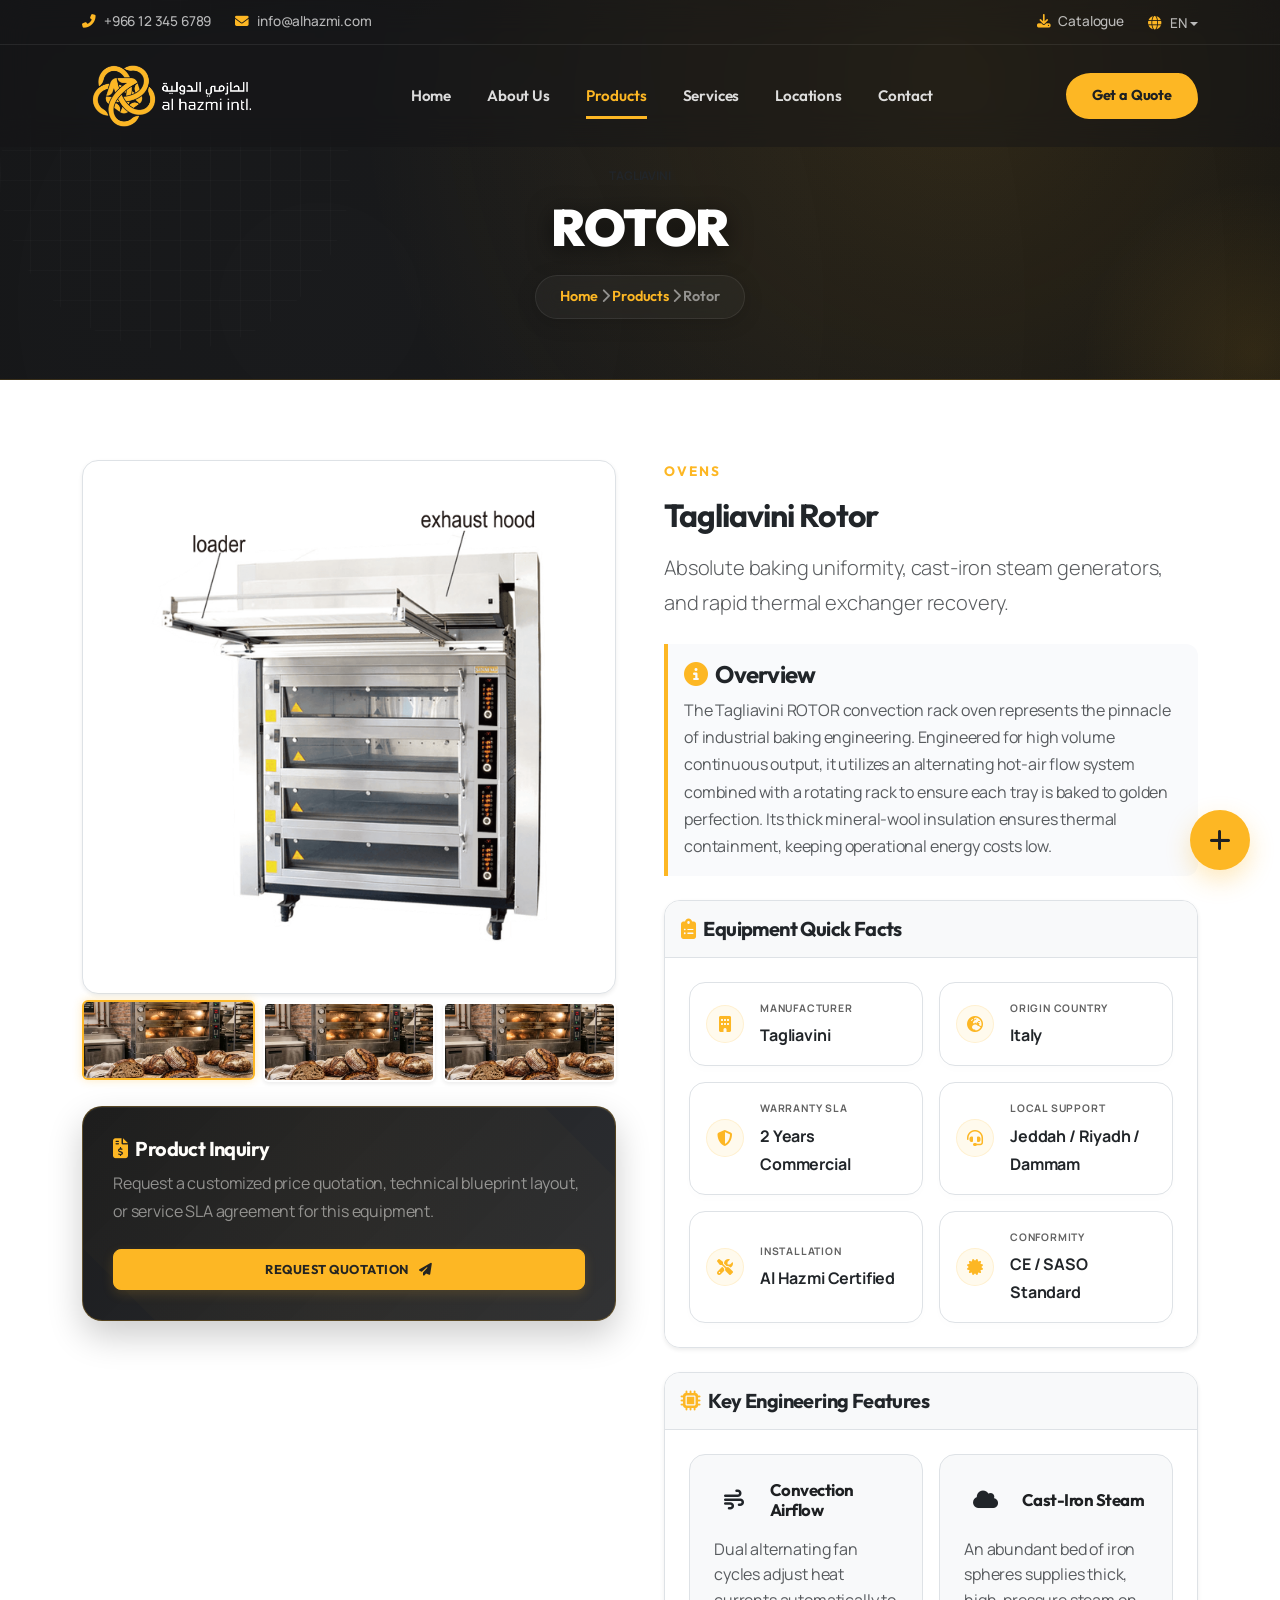
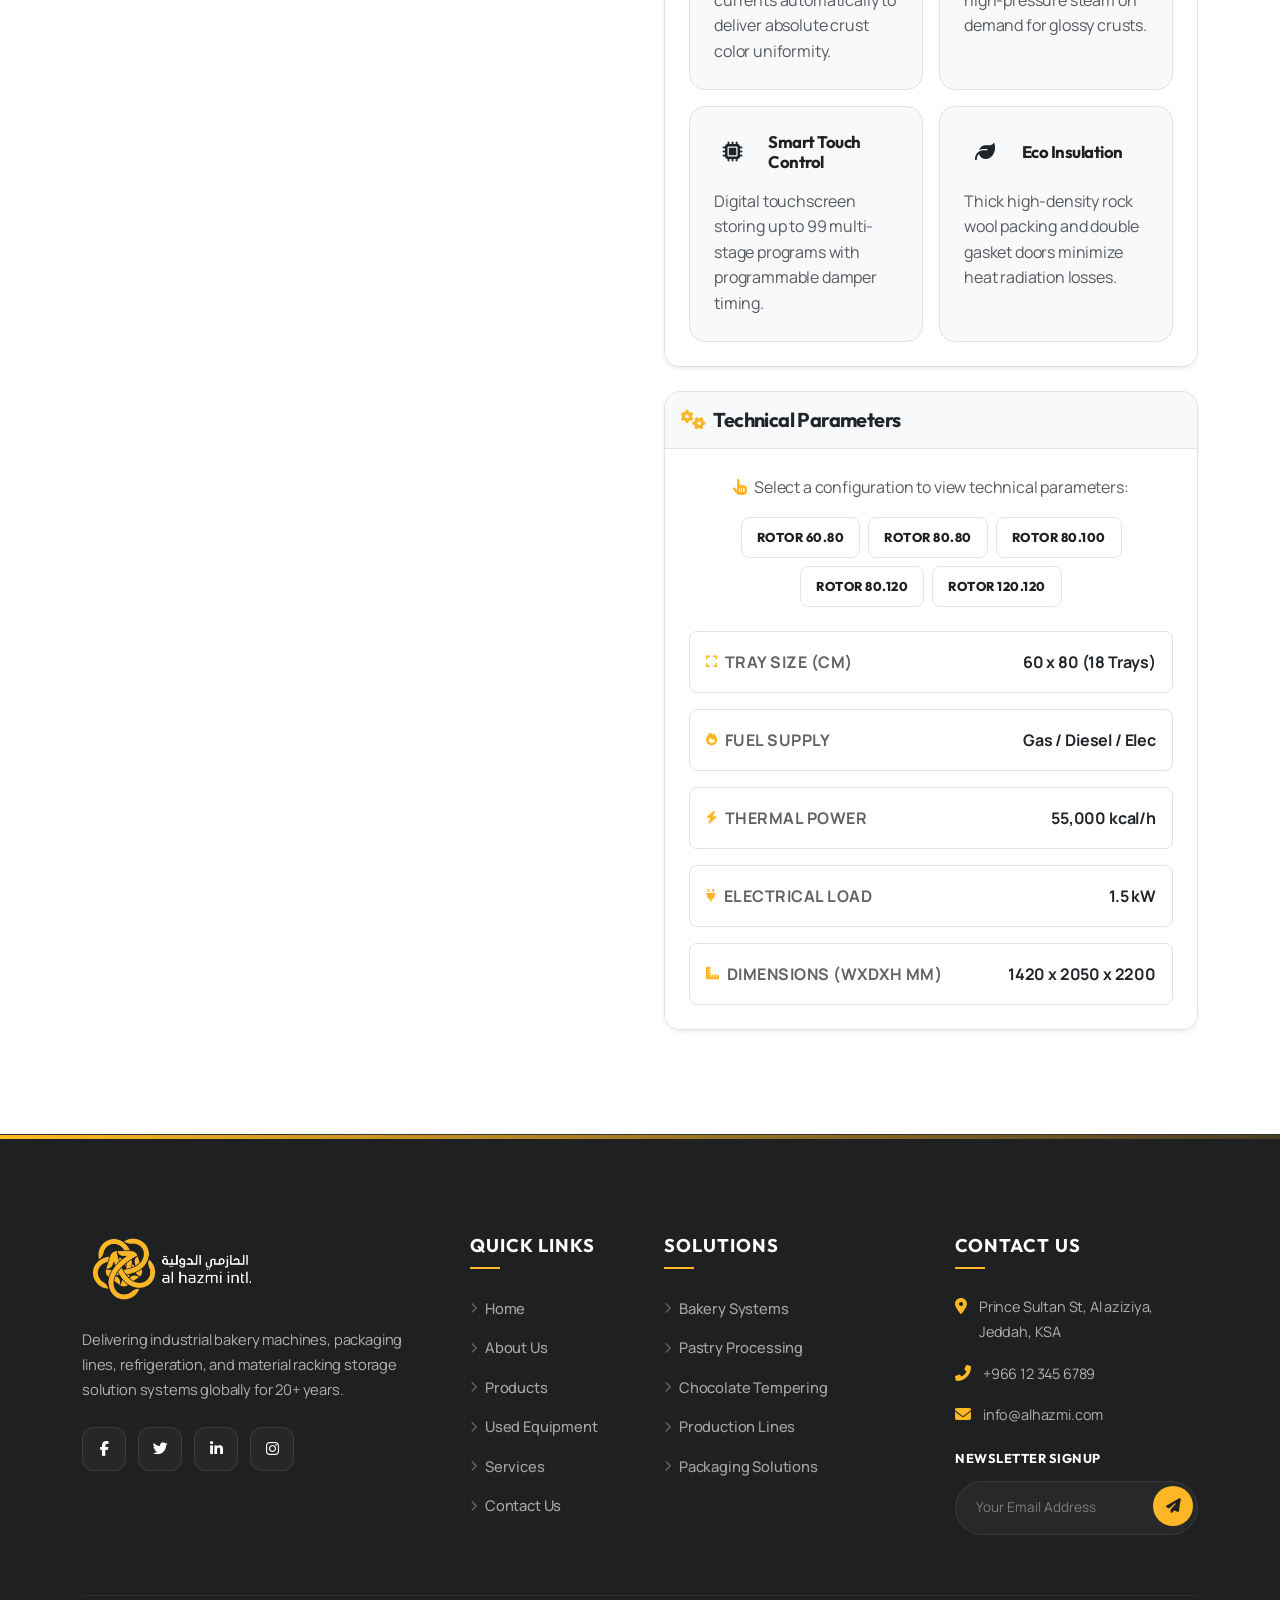
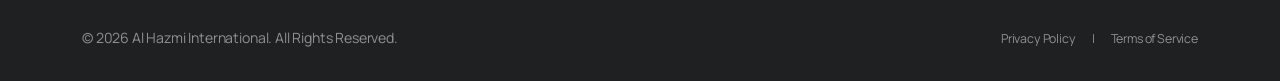
<file: product-detail.html>
<!DOCTYPE html>
<html lang="en">

<head>
  <meta charset="UTF-8">
  <meta name="viewport" content="width=device-width, initial-scale=1.0">
  <title>Product Specifications | Al Hazmi International</title>
  <meta name="description"
    content="View detailed technical specifications, dimensions, heat output, and features for Al Hazmi International's food machinery.">

  <!-- Bootstrap 5.3 CSS -->
  <link href="https://cdn.jsdelivr.net/npm/bootstrap@5.3.0/dist/css/bootstrap.min.css" rel="stylesheet">

  <!-- Font Awesome 6.4.0 -->
  <link rel="stylesheet" href="https://cdnjs.cloudflare.com/ajax/libs/font-awesome/6.4.0/css/all.min.css">

  <!-- AOS (Animate On Scroll) CSS -->
  <link href="https://unpkg.com/aos@2.3.1/dist/aos.css" rel="stylesheet">

  <!-- Custom Stylesheet -->
  <link rel="stylesheet" href="styles.css">
  <style>
    /* Premium Product Detail Custom Styles */
    :root {
      --primary-neon-gold: #fdb724;
      --deep-slate-blue: #1e2022;
      --glass-bg: rgba(255, 255, 255, 0.03);
      --glass-border: rgba(255, 255, 255, 0.08);
    }

    #detail-hero {
      background: radial-gradient(circle at 75% 20%, rgba(253, 183, 36, 0.12) 0%, transparent 60%),
        radial-gradient(circle at 25% 80%, rgba(21, 22, 24, 0.98) 0%, #111213 100%);
      position: relative;
      overflow: hidden;
      border-bottom: 1px solid rgba(253, 183, 36, 0.15);
    }

    #detail-hero::before {
      content: '';
      position: absolute;
      inset: 0;
      background-image: linear-gradient(rgba(255, 255, 255, 0.02) 1px, transparent 1px),
        linear-gradient(90deg, rgba(255, 255, 255, 0.02) 1px, transparent 1px);
      background-size: 30px 30px;
      pointer-events: none;
    }

    .blueprint-container {
      background-color: #0b1a30;
      background-image: linear-gradient(rgba(255, 255, 255, 0.04) 1px, transparent 1px),
        linear-gradient(90deg, rgba(255, 255, 255, 0.04) 1px, transparent 1px);
      background-size: 15px 15px;
      border: 1px solid rgba(253, 183, 36, 0.25);
      border-radius: 16px;
      padding: 20px;
      position: relative;
      overflow: hidden;
      min-height: 280px;
      box-shadow: inset 0 0 40px rgba(0, 0, 0, 0.6), 0 10px 30px rgba(0, 0, 0, 0.2);
    }

    .blueprint-title {
      font-family: monospace;
      color: rgba(253, 183, 36, 0.85);
      font-size: 0.75rem;
      letter-spacing: 2px;
      text-transform: uppercase;
      margin-bottom: 15px;
      display: flex;
      justify-content: space-between;
      align-items: center;
    }

    .blueprint-drawing {
      width: 100%;
      height: 100%;
      position: relative;
      display: flex;
      justify-content: center;
      align-items: center;
      min-height: 200px;
    }

    .blueprint-grid-accent {
      position: absolute;
      border: 1px dashed rgba(253, 183, 36, 0.15);
      pointer-events: none;
    }

    .blueprint-axis-x {
      width: 90%;
      height: 1px;
      left: 5%;
      top: 50%;
    }

    .blueprint-axis-y {
      width: 1px;
      height: 80%;
      left: 50%;
      top: 10%;
    }

    .blueprint-circle-accent {
      position: absolute;
      border: 1px dashed rgba(253, 183, 36, 0.12);
      border-radius: 50%;
      width: 130px;
      height: 130px;
      pointer-events: none;
    }

    .blueprint-hotspot {
      position: absolute;
      width: 16px;
      height: 16px;
      background-color: var(--primary-neon-gold);
      border-radius: 50%;
      cursor: pointer;
      z-index: 10;
      transition: transform 0.2s;
    }

    .blueprint-hotspot::after {
      content: '';
      position: absolute;
      top: -12px;
      left: -12px;
      right: -12px;
      bottom: -12px;
      border: 2px solid var(--primary-neon-gold);
      border-radius: 50%;
      animation: pulse-hotspot 2s infinite ease-out;
      pointer-events: none;
    }

    @keyframes pulse-hotspot {
      0% {
        transform: scale(0.3);
        opacity: 1;
      }

      100% {
        transform: scale(1.1);
        opacity: 0;
      }
    }

    .blueprint-hotspot:hover {
      transform: scale(1.3);
      background-color: #ffffff;
    }

    .blueprint-tooltip {
      position: absolute;
      bottom: 25px;
      left: 50%;
      transform: translateX(-50%);
      width: 90%;
      background: rgba(11, 26, 48, 0.95);
      backdrop-filter: blur(8px);
      border: 1px solid rgba(253, 183, 36, 0.4);
      padding: 12px 16px;
      border-radius: 8px;
      color: #ffffff;
      font-size: 0.8rem;
      line-height: 1.4;
      opacity: 0;
      visibility: hidden;
      transition: all 0.3s ease;
      z-index: 20;
      box-shadow: 0 10px 25px rgba(0, 0, 0, 0.4);
    }

    .blueprint-tooltip.active {
      opacity: 1;
      visibility: visible;
      bottom: 15px;
    }

    .blueprint-draft-tag {
      position: absolute;
      bottom: 10px;
      right: 15px;
      font-family: monospace;
      color: rgba(255, 255, 255, 0.25);
      font-size: 0.62rem;
      letter-spacing: 1px;
    }

    .gallery-thumbnail {
      border: 2px solid transparent !important;
      transition: all 0.25s ease !important;
    }

    .gallery-thumbnail.active {
      border-color: var(--primary-neon-gold) !important;
      box-shadow: 0 0 10px rgba(253, 183, 36, 0.3) !important;
      transform: translateY(-2px);
    }

    .inquiry-premium-card {
      background: linear-gradient(135deg, rgba(21, 22, 24, 0.98) 0%, rgba(35, 37, 41, 0.95) 100%);
      border: 1px solid rgba(253, 183, 36, 0.25);
      border-radius: 20px;
      padding: 30px;
      color: #ffffff;
      position: relative;
      overflow: hidden;
      box-shadow: 0 15px 35px rgba(0, 0, 0, 0.2), inset 0 1px 0 rgba(255, 255, 255, 0.05);
    }

    .inquiry-premium-card::before {
      content: '';
      position: absolute;
      top: -50%;
      left: -50%;
      width: 200%;
      height: 200%;
      background: linear-gradient(45deg, transparent, rgba(253, 183, 36, 0.03), transparent);
      transform: rotate(45deg);
      transition: 0.8s;
      pointer-events: none;
    }

    .inquiry-premium-card:hover::before {
      left: 120%;
    }

    .accordion-button:not(.collapsed) {
      background-color: rgba(253, 183, 36, 0.08) !important;
      color: var(--primary-dark) !important;
      box-shadow: inset 0 -1px 0 rgba(0, 0, 0, .125);
    }

    .overview-callout {
      border-left: 4px solid var(--primary-neon-gold);
      background-color: rgba(253, 183, 36, 0.03);
      border-radius: 0 12px 12px 0;
      transition: all 0.3s;
    }

    .overview-callout:hover {
      background-color: rgba(253, 183, 36, 0.06);
    }
  </style>
</head>

<body data-bs-spy="scroll" data-bs-target="#navbar" data-bs-offset="100">

  <!-- Scroll Progress Indicator -->
  <div id="scroll-progress"></div>

  <!-- Page Preloader -->
  <div id="preloader">
    <div class="spinner-box">
      <div class="spinner"></div>
      <div class="preloader-logo">AL HAZMI</div>
    </div>
  </div>

  <!-- Dual-Row Header and Navbar -->
  <header class="fixed-top">
    <!-- Top Contact Bar -->
    <div class="navbar-top-row d-flex align-items-center">
      <div class="container d-flex justify-content-between align-items-center">
        <div class="d-flex gap-4">
          <a href="tel:+966123456789" class="contact-link"><i class="fas fa-phone-alt me-2"></i>+966 12 345 6789</a>
          <a href="mailto:info@alhazmi.com" class="contact-link"><i
              class="fas fa-envelope me-2"></i>info@alhazmi.com</a>
        </div>
        <div class="d-flex align-items-center gap-4">
          <a href="#" class="contact-link"><i class="fas fa-download me-2"></i>Catalogue</a>
          <div class="dropdown">
            <a class="contact-link dropdown-toggle lang-switch" href="#" role="button" id="langDropdown"
              data-bs-toggle="dropdown" aria-expanded="false">
              <i class="fas fa-globe me-2"></i>EN
            </a>
            <ul class="dropdown-menu dropdown-menu-end lang-menu shadow-sm" aria-labelledby="langDropdown">
              <li><a class="dropdown-item fw-bold" href="#">English (EN)</a></li>
              <li><a class="dropdown-item" href="#">العربية (AR)</a></li>
            </ul>
          </div>
        </div>
      </div>
    </div>

    <!-- Main Navigation Bar -->
    <nav id="navbar" class="navbar navbar-expand-lg main-navbar">
      <div class="container">
        <a class="navbar-brand d-flex align-items-center" href="index.html">
          <img src="assets/images/logo-light.png" alt="Al Hazmi International Logo" class="logo-img">
        </a>
        <button class="navbar-toggler border-0 shadow-none" type="button" data-bs-toggle="collapse"
          data-bs-target="#mainNav" aria-controls="mainNav" aria-expanded="false" aria-label="Toggle navigation">
          <span class="navbar-toggler-icon"></span>
        </button>
        <div class="collapse navbar-collapse" id="mainNav">
          <ul class="navbar-nav mx-auto">
            <li class="nav-item">
              <a class="nav-link" href="index.html#home">Home</a>
            </li>
            <li class="nav-item">
              <a class="nav-link" href="about.html">About Us</a>
            </li>
            <li class="nav-item">
              <a class="nav-link active" href="products.html">Products</a>
            </li>
            <li class="nav-item">
              <a class="nav-link" href="services.html">Services</a>
            </li>
            <li class="nav-item">
              <a class="nav-link" href="locations.html">Locations</a>
            </li>
            <li class="nav-item">
              <a class="nav-link" href="contact.html">Contact</a>
            </li>
          </ul>
          <div>
            <a href="#" class="btn btn-header-cta" data-bs-toggle="modal" data-bs-target="#quoteModal">Get a Quote</a>
          </div>
        </div>
      </div>
    </nav>
  </header>

  <!-- Inner Page Hero Section -->
  <section class="about-hero-section" id="detail-hero">
    <div class="hero-overlay-gradient"></div>
    <div class="container about-hero-container">
      <div class="row">
        <div class="col-12 text-center" data-aos="fade-up" data-aos-duration="1000">
          <span class="badge bg-gold text-dark px-3 py-2 mb-2 text-uppercase fw-bold"
            id="detail-brand-badge">Tagliavini</span>
          <h1 class="about-hero-title mb-2" id="detail-title">Rotor Rotary Oven</h1>
          <div class="about-breadcrumbs d-flex justify-content-center align-items-center gap-2">
            <a href="index.html">Home</a>
            <i class="fas fa-chevron-right text-white-50 fs-12"></i>
            <a href="products.html">Products</a>
            <i class="fas fa-chevron-right text-white-50 fs-12"></i>
            <span class="text-white-50" id="detail-crumb">Specification Details</span>
          </div>
        </div>
      </div>
    </div>
  </section>

  <!-- Main Specifications Content -->
  <section class="section-padding bg-white">
    <div class="container">

      <div class="row g-5 align-items-start">

        <!-- Left: Product Image & Standard Info -->
        <div class="col-lg-6" data-aos="fade-right">
          <div class="sticky-lg-top" style="top: 130px; z-index: 5;">
            <div class="product-detail-img-card rounded-4 overflow-hidden border mb-2 shadow-sm">
              <img src="https://images.unsplash.com/photo-1509440159596-0249088772ff?auto=format&fit=crop&w=600&q=80"
                alt="Tagliavini Rotor" class="img-fluid w-100" id="detail-img"
                style="height: 380px; object-fit: cover;">
            </div>

            <!-- Image Gallery Row -->
            <div class="row g-2 mb-4" id="detail-gallery-row">
              <div class="col-4">
                <div class="gallery-thumbnail rounded overflow-hidden border shadow-sm active"
                  style="height: 80px; cursor: pointer;">
                  <img
                    src="https://images.unsplash.com/photo-1509440159596-0249088772ff?auto=format&fit=crop&w=600&q=80"
                    alt="Thumbnail 1" style="width: 100%; height: 100%; object-fit: cover; transition: opacity 0.2s;">
                </div>
              </div>
              <div class="col-4">
                <div class="gallery-thumbnail rounded overflow-hidden border shadow-sm"
                  style="height: 80px; cursor: pointer;">
                  <img
                    src="https://images.unsplash.com/photo-1581092918056-0c4c3acd3789?auto=format&fit=crop&w=600&q=80"
                    alt="Thumbnail 2" style="width: 100%; height: 100%; object-fit: cover; transition: opacity 0.2s;">
                </div>
              </div>
              <div class="col-4">
                <div class="gallery-thumbnail rounded overflow-hidden border shadow-sm"
                  style="height: 80px; cursor: pointer;">
                  <img
                    src="https://images.unsplash.com/photo-1581092918056-0c4c3acd3789?auto=format&fit=crop&w=600&q=80"
                    alt="Thumbnail 3" style="width: 100%; height: 100%; object-fit: cover; transition: opacity 0.2s;">
                </div>
              </div>
            </div>

            <!-- Premium Inquiry Card -->
            <div class="inquiry-premium-card mb-4 text-start">
              <h5 class="fw-bold text-white mb-2"><i class="fas fa-file-invoice-dollar me-2 text-gold"></i>Product
                Inquiry</h5>
              <p class="text-white-50 fs-14 mb-4">Request a customized price quotation, technical blueprint layout, or
                service SLA agreement for this equipment.</p>

              <div class="d-grid">
                <a href="contact.html?category=bakery&product=Tagliavini%20Rotor"
                  class="btn btn-gold-catalog py-3 fw-bold shadow-sm" id="detail-inquiry-btn">
                  Request Quotation <i class="fas fa-paper-plane ms-2"></i>
                </a>
              </div>
            </div>


          </div>
        </div>

        <!-- Right: Specs Details -->
        <div class="col-lg-6 text-start" data-aos="fade-left">
          <span class="section-tag" id="detail-category-tag">Bakery Equipment</span>
          <h2 class="fw-bold mb-3 text-dark" id="detail-sub-title">Tagliavini Rotor</h2>
          <p class="lead text-muted fs-16 mb-4" id="detail-tagline">Absolute baking uniformity, cast-iron steam
            generators, and rapid thermal exchanger recovery.</p>

          <!-- Enhanced Overview Callout -->
          <div class="overview-callout p-3 mb-4"
            style="border-left: 4px solid var(--primary-neon-gold); background-color: rgba(253, 183, 36, 0.03);">
            <h4 class="fw-bold mb-2 text-dark"><i class="fas fa-info-circle text-gold me-2"></i>Overview</h4>
            <p class="text-muted fs-15 mb-0" style="line-height: 1.7;" id="detail-desc">
              The Tagliavini ROTOR convection rack oven represents the pinnacle of industrial baking engineering.
              Engineered for high volume continuous output, it utilizes an alternating hot-air flow system combined with
              a rotating rack to ensure each tray is baked to golden perfection. Its thick mineral-wool insulation
              ensures thermal containment, keeping operational energy costs low.
            </p>
          </div>

          <!-- Specs Cards List -->
          <div class="mt-4">

            <!-- Card 1: Equipment Quick Facts -->
            <div class="card border rounded-4 overflow-hidden mb-4 shadow-sm">
              <div class="card-header py-3 bg-light border-bottom d-flex align-items-center">
                <h5 class="fw-bold text-dark mb-0"><i class="fas fa-clipboard-list text-gold me-2"></i>Equipment Quick
                  Facts</h5>
              </div>
              <div class="card-body p-4 bg-white">
                <div class="row g-3" id="quick-facts-list">
                  <!-- Dynamically populated facts -->
                </div>
              </div>
            </div>

            <!-- Card 2: Key Engineering Features -->
            <div class="card border rounded-4 overflow-hidden mb-4 shadow-sm" id="tech-innovations-container">
              <div class="card-header py-3 bg-light border-bottom d-flex align-items-center">
                <h5 class="fw-bold text-dark mb-0"><i class="fas fa-microchip text-gold me-2"></i>Key Engineering
                  Features</h5>
              </div>
              <div class="card-body p-4 bg-white">
                <div class="row g-3" id="innovations-grid">
                  <!-- Dynamically populated features -->
                </div>
              </div>
            </div>

            <!-- Card 3: Technical Parameters (Moved to Bottom) -->
            <div class="card border rounded-4 overflow-hidden mb-4 shadow-sm" id="tech-parameters-card">
              <div class="card-header py-3 bg-light border-bottom d-flex align-items-center">
                <h5 class="fw-bold text-dark mb-0"><i class="fas fa-cogs text-gold me-2"></i>Technical Parameters</h5>
              </div>
              <div class="card-body p-4 bg-white">
                <div id="tech-specs-container">
                  <!-- Dynamically populated parameters/selector -->
                </div>
              </div>
            </div>

          </div>
        </div>

      </div>

    </div>

    </div>
  </section>

  <!-- Footer -->
  <!-- Footer -->
  <footer class="site-footer">
    <div class="container">
      <div class="row g-5">

        <!-- Col 1: About & Info -->
        <div class="col-lg-4 col-md-6 text-start">
          <a class="d-flex align-items-center mb-4 text-white" href="index.html">
            <img src="assets/images/logo-light.png" alt="Al Hazmi International Logo" class="logo-img">
          </a>
          <p class="mb-4" style="line-height: 1.7;">Delivering industrial bakery machines, packaging lines, refrigeration, and material racking storage solution systems globally for 20+ years.</p>
          <div class="footer-social-icons">
            <a href="#" aria-label="Facebook"><i class="fab fa-facebook-f"></i></a>
            <a href="#" aria-label="Twitter"><i class="fab fa-twitter"></i></a>
            <a href="#" aria-label="LinkedIn"><i class="fab fa-linkedin-in"></i></a>
            <a href="#" aria-label="Instagram"><i class="fab fa-instagram"></i></a>
          </div>
        </div>

        <!-- Col 2: Quick Links -->
        <div class="col-lg-2 col-md-6 text-start">
          <h4 class="footer-widget-title">Quick Links</h4>
          <ul class="footer-links">
            <li><a href="index.html#home"><i class="fas fa-chevron-right"></i> Home</a></li>
            <li><a href="about.html"><i class="fas fa-chevron-right"></i> About Us</a></li>
            <li><a href="products.html"><i class="fas fa-chevron-right"></i> Products</a></li>
            <li><a href="used-equipment.html"><i class="fas fa-chevron-right"></i> Used Equipment</a></li>
            <li><a href="services.html"><i class="fas fa-chevron-right"></i> Services</a></li>
            <li><a href="contact.html"><i class="fas fa-chevron-right"></i> Contact Us</a></li>
          </ul>
        </div>

        <!-- Col 3: Solutions -->
        <div class="col-lg-3 col-md-6 text-start">
          <h4 class="footer-widget-title">Solutions</h4>
          <ul class="footer-links">
            <li><a href="products.html?category=bakery"><i class="fas fa-chevron-right"></i> Bakery Systems</a></li>
            <li><a href="products.html?category=pastry"><i class="fas fa-chevron-right"></i> Pastry Processing</a></li>
            <li><a href="products.html?category=chocolate"><i class="fas fa-chevron-right"></i> Chocolate Tempering</a></li>
            <li><a href="products.html?category=production"><i class="fas fa-chevron-right"></i> Production Lines</a></li>
            <li><a href="products.html?category=packaging"><i class="fas fa-chevron-right"></i> Packaging Solutions</a></li>
          </ul>
        </div>

        <!-- Col 4: Contact & Newsletter -->
        <div class="col-lg-3 col-md-6 text-start">
          <h4 class="footer-widget-title">Contact Us</h4>
          <ul class="footer-contact-info mb-4">
            <li><i class="fas fa-map-marker-alt"></i> Prince Sultan St, Al aziziya, Jeddah, KSA</li>
            <li><i class="fas fa-phone-alt"></i> +966 12 345 6789</li>
            <li><i class="fas fa-envelope"></i> info@alhazmi.com</li>
          </ul>
          
          <h5 class="text-white small fw-bold text-uppercase mb-2" style="letter-spacing: 0.5px;">Newsletter Signup</h5>
          <form class="footer-newsletter-form">
            <input type="email" placeholder="Your Email Address" required>
            <button type="submit" aria-label="Subscribe"><i class="fas fa-paper-plane"></i></button>
          </form>
        </div>

      </div>

      <!-- Footer Bottom -->
      <div class="footer-bottom">
        <div class="row align-items-center">
          <div class="col-md-6 text-md-start text-center mb-3 mb-md-0">
            <p class="mb-0">&copy; 2026 Al Hazmi International. All Rights Reserved.</p>
          </div>
          <div class="col-md-6 text-md-end text-center">
            <div class="d-flex justify-content-center justify-content-md-end gap-3 small">
              <a href="#" class="text-decoration-none text-white-50 hover-text-gold">Privacy Policy</a>
              <span class="text-white-50">|</span>
              <a href="#" class="text-decoration-none text-white-50 hover-text-gold">Terms of Service</a>
            </div>
          </div>
        </div>
      </div>
    </div>
  </footer>

  <!-- Floating Action Button (FAB) -->
  <div class="fab-container" id="mainFabContainer">
    <div class="fab-options">
      <!-- Profile/Catalog Download Link -->
      <a href="#" class="fab-btn fab-btn-download" title="Download Profile" download>
        <i class="fas fa-file-download"></i>
      </a>
      <!-- WhatsApp Floating Action -->
      <a href="https://wa.me/966123456789" class="fab-btn fab-btn-whatsapp" target="_blank" rel="noopener noreferrer"
        title="Chat on WhatsApp">
        <i class="fab fa-whatsapp"></i>
      </a>
    </div>
    <!-- Main FAB Trigger -->
    <button class="fab-trigger" id="fabTriggerBtn" aria-label="Toggle Actions">
      <i class="fas fa-plus"></i>
    </button>
  </div>

  <!-- Floating Action Button Toggle Script -->
  <script>
    document.addEventListener('DOMContentLoaded', () => {
      const fabContainer = document.getElementById('mainFabContainer');
      const fabTrigger = document.getElementById('fabTriggerBtn');
      if (fabTrigger && fabContainer) {
        fabTrigger.addEventListener('click', (e) => {
          e.stopPropagation();
          fabContainer.classList.toggle('active');
        });
        document.addEventListener('click', (e) => {
          if (!fabContainer.contains(e.target)) {
            fabContainer.classList.remove('active');
          }
        });
      }
    });
  </script>

  <!-- JS Scripts -->
  <script src="https://cdn.jsdelivr.net/npm/bootstrap@5.3.0/dist/js/bootstrap.bundle.min.js"></script>
  <script src="https://unpkg.com/aos@2.3.1/dist/aos.js"></script>

  <!-- Dynamic Loader Script -->
  <script>
    // Full product list lookup
    const lookupCatalog = [
      // Bakery
      { name: "Rotor", brand: "Tagliavini", category: "bakery", subcategory: "Ovens", img: "https://images.unsplash.com/photo-1509440159596-0249088772ff?auto=format&fit=crop&w=600&q=80", link: "https://www.tagliavini.com/en/ovens/rotary-ovens/rotor.aspx", desc: "The reference rotary oven for high-volume baking uniformity, rapid heat exchanger recovery, and compact footprint." },
      { name: "Rotovent", brand: "Tagliavini", category: "bakery", subcategory: "Ovens", img: "https://images.unsplash.com/photo-1581092918056-0c4c3acd3789?auto=format&fit=crop&w=600&q=80", link: "https://www.tagliavini.com/en/ovens/rotary-ovens/rotovent.aspx", desc: "Compact rotary convection oven built for artisanal bakeries and dynamic high-turnover dough preparation." },
      { name: "Modular", brand: "Tagliavini", category: "bakery", subcategory: "Ovens", img: "https://images.unsplash.com/photo-1509440159596-0249088772ff?auto=format&fit=crop&w=600&q=80", link: "https://www.tagliavini.com/en/ovens/deck-electricovens/modular.aspx", desc: "Electric deck oven with independent baking chambers and custom steam injection for patisseries." },
      { name: "Tronik", brand: "Tagliavini", category: "bakery", subcategory: "Ovens", img: "https://images.unsplash.com/photo-1509440159596-0249088772ff?auto=format&fit=crop&w=600&q=80", link: "https://www.tagliavini.com/en/ovens/deck-electricovens/tronik.aspx", desc: "Heavy-duty electric deck oven featuring armored heating elements and energy saving eco-mode profiles." },
      { name: "Termik", brand: "Tagliavini", category: "bakery", subcategory: "Ovens", img: "https://images.unsplash.com/photo-1509440159596-0249088772ff?auto=format&fit=crop&w=600&q=80", link: "https://www.tagliavini.com/en/ovens/fixed-combustionovens/termik.aspx", desc: "Annular steam tube deck oven utilizing fixed combustion and high thermal mass concrete decks." },
      { name: "Termoven", brand: "Tagliavini", category: "bakery", subcategory: "Ovens", img: "https://images.unsplash.com/photo-1509440159596-0249088772ff?auto=format&fit=crop&w=600&q=80", link: "https://www.tagliavini.com/en/ovens/combinedelectric-ovens/complex.asp", desc: "Combined electric and convection deck system for extreme baking versatility." },

      // Pastry
      { name: "Sfogly", brand: "Pomati", category: "pastry", subcategory: "Sheeters", img: "https://images.unsplash.com/photo-1555507036-ab1f4038808a?auto=format&fit=crop&w=600&q=80", link: "https://www.pomati.it/en/sfogly.html", desc: "Professional table-top dough laminating sheeter for thin croissant and puff pastry sheeting." },
      { name: "Planetary Mixer", brand: "Pomati", category: "pastry", subcategory: "Planetary Mixers", img: "https://images.unsplash.com/photo-1581092918056-0c4c3acd3789?auto=format&fit=crop&w=600&q=80", link: "https://www.pomati.it/en/", desc: "Heavy duty electric planetary mixer for soft cake creams and whipped confectionery coatings." },

      // Chocolate
      { name: "T35 Tempering Machine", brand: "Pomati", category: "chocolate", subcategory: "Tempering & Melting", img: "assets/images/chocolate.png", link: "https://www.pomati.it/en/t35-tempering-machine.html", desc: "Continuous tempering chocolate machine with 35kg capacity tank and integrated dosing pedal." },
      { name: "One Shot Depositor", brand: "Pomati", category: "chocolate", subcategory: "One Shot Depositors", img: "assets/images/chocolate.png", link: "https://www.pomati.it/en/one-shot-depositor.html", desc: "Industrial depositor for dosing fillings and chocolate shells in a single automated step." }
    ];

    // Extended Technical Datasheet Specifications
    const extendedSpecs = {
      "Tagliavini Rotor": {
        tagline: "Absolute baking uniformity, cast-iron steam generators, and rapid thermal exchanger recovery.",
        desc: "The Tagliavini ROTOR convection rack oven represents the pinnacle of industrial baking engineering. Engineered for high volume continuous output, it utilizes an alternating hot-air flow system combined with a rotating rack to ensure each tray is baked to golden perfection. Its thick mineral-wool insulation ensures thermal containment, keeping operational energy costs low.",
        gallery: [
          "https://images.unsplash.com/photo-1509440159596-0249088772ff?auto=format&fit=crop&w=600&q=80",
          "https://images.unsplash.com/photo-1581092918056-0c4c3acd3789?auto=format&fit=crop&w=600&q=80",
          "https://images.unsplash.com/photo-1581092918056-0c4c3acd3789?auto=format&fit=crop&w=600&q=80"
        ],
        heads: ["Model", "Tray Size (cm)", "Fuel Supply", "Thermal Power", "Electrical Load", "Dimensions (WxDxH mm)"],
        rows: [
          ["Rotor 60.80", "60 x 80 (18 Trays)", "Gas / Diesel / Elec", "55,000 kcal/h", "1.5 kW", "1420 x 2050 x 2200"],
          ["Rotor 80.80", "80 x 80 (18 Trays)", "Gas / Diesel / Elec", "65,000 kcal/h", "2.0 kW", "1620 x 2150 x 2300"],
          ["Rotor 80.100", "80 x 100 (20 Trays)", "Gas / Diesel / Elec", "80,000 kcal/h", "2.5 kW", "1620 x 2350 x 2300"],
          ["Rotor 80.120", "80 x 120 (20 Trays)", "Gas / Diesel / Elec", "95,000 kcal/h", "3.0 kW", "1620 x 2550 x 2400"],
          ["Rotor 120.120", "120 x 120 (20 Trays)", "Gas / Diesel", "120,000 kcal/h", "4.0 kW", "2050 x 2550 x 2400"]
        ],
        innovations: [
          { icon: "fa-wind", title: "Convection Airflow", text: "Dual alternating fan cycles adjust heat currents automatically to deliver absolute crust color uniformity." },
          { icon: "fa-cloud", title: "Cast-Iron Steam", text: "An abundant bed of iron spheres supplies thick, high-pressure steam on demand for glossy crusts." },
          { icon: "fa-microchip", title: "Smart Touch Control", text: "Digital touchscreen storing up to 99 multi-stage programs with programmable damper timing." },
          { icon: "fa-leaf", title: "Eco Insulation", text: "Thick high-density rock wool packing and double gasket doors minimize heat radiation losses." }
        ]
      },
      "Tagliavini Rotovent": {
        tagline: "High convection performance built in a layout-optimized, space-saving cabinet.",
        desc: "Ideal for retail bakeries, supermarkets, and patisseries, the Rotovent packs Tagliavini's hallmark convection uniformity into a compact footprint. Its double-pane front glass door allows visual monitoring while retaining heat.",
        gallery: [
          "https://images.unsplash.com/photo-1581092918056-0c4c3acd3789?auto=format&fit=crop&w=600&q=80",
          "https://images.unsplash.com/photo-1581092918056-0c4c3acd3789?auto=format&fit=crop&w=600&q=80",
          "https://images.unsplash.com/photo-1509440159596-0249088772ff?auto=format&fit=crop&w=600&q=80"
        ],
        heads: ["Model", "Tray Size (cm)", "Fuel Supply", "Thermal Power", "Electrical Load", "Dimensions (WxDxH mm)"],
        rows: [
          ["Rotovent 40.60", "40 x 60 (10 Trays)", "Electric / Gas", "32,000 kcal/h", "1.2 kW", "1100 x 1500 x 2100"],
          ["Rotovent 60.60", "60 x 60 (15 Trays)", "Electric / Gas", "45,000 kcal/h", "1.5 kW", "1300 x 1650 x 2200"],
          ["Rotovent 60.80", "60 x 80 (15 Trays)", "Electric / Gas", "50,000 kcal/h", "1.8 kW", "1350 x 1850 x 2200"]
        ],
        innovations: [
          { icon: "fa-compress-alt", title: "Compact Footprint", text: "Saves kitchen space while handling up to 15 trays per batch." },
          { icon: "fa-fire", title: "Rapid Recovery Exchanger", text: "Ensures minimal temperature drops when reloading baking racks." }
        ]
      },
      "Pomati T35 Tempering Machine": {
        tagline: "Continuous tempering flow system with digital heating tank and dosing pedal.",
        desc: "Designed for premium chocolate makers, the T35 provides high accuracy continuous tempering of raw chocolate pastes. Features a heated chocolate tank, a cooling cylinder with food-safe scraper elements, and a heated vibrating table to shake out air pockets.",
        gallery: [
          "assets/images/chocolate.png",
          "https://images.unsplash.com/photo-1548907040-4d42b52125e0?auto=format&fit=crop&w=600&q=80",
          "https://images.unsplash.com/photo-1555507036-ab1f4038808a?auto=format&fit=crop&w=600&q=80"
        ],
        heads: ["Parameter", "Specification Value"],
        rows: [
          ["Tank Capacity", "35 Kg chocolate"],
          ["Cooling Compressor", "Gas R404A cooling loops"],
          ["Vibrating Table", "Included, heated surface"],
          ["Electrical Load", "3.2 kW (Three-phase 400V)"],
          ["Dimensions", "850 x 950 x 1400 mm"],
          ["Net Weight", "190 Kg"]
        ],
        innovations: [
          { icon: "fa-temperature-low", title: "Electronic Tempering", text: "Microprocessor-based PID loop controller keeps chocolate tempered to within 0.2°C accuracy." },
          { icon: "fa-wave-square", title: "Vibrating Table", text: "Removes trapped air bubbles from molds, creating glossy, professional chocolate shapes." }
        ]
      }
    };

    document.addEventListener('DOMContentLoaded', () => {
      // Hide Preloader
      const preloader = document.getElementById('preloader');
      setTimeout(() => {
        preloader.style.opacity = '0';
        preloader.style.visibility = 'hidden';
      }, 500);

      // AOS Initialize
      AOS.init({ duration: 800, once: true });

      // Parse parameters
      const urlParams = new URLSearchParams(window.location.search);
      const productQuery = urlParams.get('product') || "Tagliavini Rotor";

      // Clean query name
      const targetName = decodeURIComponent(productQuery);

      // Look up in primary catalog
      let productInfo = lookupCatalog.find(p => (p.brand + ' ' + p.name).toLowerCase() === targetName.toLowerCase() || p.name.toLowerCase() === targetName.toLowerCase());

      if (!productInfo) {
        // Fallback placeholder item
        const brandMatch = targetName.split(' ')[0] || "Tagliavini";
        const modelName = targetName.replace(brandMatch, '').trim() || "Industrial Machinery";
        productInfo = {
          name: modelName,
          brand: brandMatch,
          category: "other",
          subcategory: "Food Machinery",
          img: "https://images.unsplash.com/photo-1581092918056-0c4c3acd3789?auto=format&fit=crop&w=600&q=80",
          link: "https://www.tagliavini.com/en/",
          desc: "Heavy-duty commercial preparation machinery engineered for high workloads and operational stability. Meets international food safety and electrical construction specifications."
        };
      }

      // Automatically map product image to one of the 4 local images deterministically
      function mapProductImage(product) {
        if (!product) return;
        let hash = 0;
        for (let i = 0; i < product.name.length; i++) {
          hash = product.name.charCodeAt(i) + ((hash << 5) - hash);
        }
        const imgIdx = Math.abs(hash) % 4;
        const productImages = [
          "assets/images/products/1.webp",
          "assets/images/products/2.webp",
          "assets/images/products/3.png",
          "assets/images/products/4.jpg"
        ];
        product.img = productImages[imgIdx];
      }

      mapProductImage(productInfo);

      // Populate text details
      document.getElementById('detail-brand-badge').textContent = productInfo.brand;
      document.getElementById('detail-title').textContent = productInfo.name;
      document.getElementById('detail-crumb').textContent = productInfo.name;

      let fallbackImg = 'assets/images/about_industrial.png';
      if (productInfo.category === 'bakery') fallbackImg = 'assets/images/bakery.png';
      else if (productInfo.category === 'pastry') fallbackImg = 'assets/images/pastry.png';
      else if (productInfo.category === 'chocolate') fallbackImg = 'assets/images/chocolate.png';

      const mainImg = document.getElementById('detail-img');
      mainImg.alt = productInfo.brand + ' ' + productInfo.name;
      mainImg.onerror = () => {
        mainImg.onerror = null;
        mainImg.src = fallbackImg;
      };
      mainImg.src = productInfo.img;

      document.getElementById('detail-category-tag').textContent = productInfo.subcategory;
      document.getElementById('detail-sub-title').textContent = `${productInfo.brand} ${productInfo.name}`;

      // Inquiry URL
      const inquiryUrl = `contact.html?category=${productInfo.category}&product=${encodeURIComponent(productInfo.brand + ' ' + productInfo.name)}`;
      document.getElementById('detail-inquiry-btn').href = inquiryUrl;

      // Check for extended specs
      const key = `${productInfo.brand} ${productInfo.name}`;
      const extInfo = extendedSpecs[key] || extendedSpecs[productInfo.name];

      // Dynamic Gallery Rendering
      const galleryRow = document.getElementById('detail-gallery-row');
      galleryRow.innerHTML = "";

      let galleryImages = [];
      if (extInfo && extInfo.gallery) {
        galleryImages = extInfo.gallery;
      } else {
        // Fallback galleries
        const mainImgSrc = productInfo.img;
        let secondImg = "https://images.unsplash.com/photo-1581092918056-0c4c3acd3789?auto=format&fit=crop&w=600&q=80";
        let thirdImg = "https://images.unsplash.com/photo-1581092918056-0c4c3acd3789?auto=format&fit=crop&w=600&q=80";

        if (productInfo.category === "chocolate") {
          secondImg = "https://images.unsplash.com/photo-1548907040-4d42b52125e0?auto=format&fit=crop&w=600&q=80";
          thirdImg = "https://images.unsplash.com/photo-1555507036-ab1f4038808a?auto=format&fit=crop&w=600&q=80";
        } else if (productInfo.category === "packaging") {
          secondImg = "https://images.unsplash.com/photo-1586528116311-ad8dd3c8310d?auto=format&fit=crop&w=600&q=80";
          thirdImg = "https://images.unsplash.com/photo-1601584115197-04ecc0da31d7?auto=format&fit=crop&w=600&q=80";
        }
        galleryImages = [mainImgSrc, secondImg, thirdImg];
      }

      galleryImages.forEach((imgSrc, idx) => {
        const col = document.createElement('div');
        col.className = "col-4";
        col.innerHTML = `
          <div class="gallery-thumbnail rounded overflow-hidden border shadow-sm ${idx === 0 ? 'active' : ''}" style="height: 80px; cursor: pointer;">
            <img src="${imgSrc}" alt="Thumbnail ${idx + 1}" style="width: 100%; height: 100%; object-fit: cover; transition: opacity 0.2s;" onerror="this.onerror=null; this.src='${fallbackImg}';">
          </div>
        `;
        col.querySelector('.gallery-thumbnail').addEventListener('click', () => {
          document.querySelectorAll('.gallery-thumbnail').forEach(t => t.classList.remove('active'));
          col.querySelector('.gallery-thumbnail').classList.add('active');
          mainImg.onerror = () => {
            mainImg.onerror = null;
            mainImg.src = fallbackImg;
          };
          mainImg.src = imgSrc;
        });
        galleryRow.appendChild(col);
      });

      // Dynamic Quick Specs Facts Rendering
      const quickFactsList = document.getElementById('quick-facts-list');
      quickFactsList.innerHTML = "";

      let originCountry = "Italy";
      if (productInfo.brand.toLowerCase() === "trima" || productInfo.brand.toLowerCase() === "wp") {
        originCountry = "Germany";
      } else if (productInfo.brand.toLowerCase() === "sabitech" || productInfo.brand.toLowerCase() === "tagliavini" || productInfo.brand.toLowerCase() === "pomati" || productInfo.brand.toLowerCase() === "lafer pack") {
        originCountry = "Italy";
      } else if (productInfo.brand.toLowerCase() === "other") {
        originCountry = "Imported";
      }

      const quickFacts = [
        { label: "Manufacturer", value: productInfo.brand, icon: "fa-building" },
        { label: "Origin Country", value: originCountry, icon: "fa-earth-europe" },
        { label: "Warranty SLA", value: "2 Years Commercial", icon: "fa-shield-halved" },
        { label: "Local Support", value: "Jeddah / Riyadh / Dammam", icon: "fa-headset" },
        { label: "Installation", value: "Al Hazmi Certified", icon: "fa-screwdriver-wrench" },
        { label: "Conformity", value: "CE / SASO Standard", icon: "fa-certificate" }
      ];

      quickFacts.forEach(fact => {
        const factCol = document.createElement('div');
        factCol.className = "col-sm-6 ";
        factCol.innerHTML = `
          <div class="quick-fact-item p-3 bg-white rounded-4 border h-100 transition-hover d-flex align-items-center">
            <div class="quick-fact-icon-wrapper rounded-circle d-flex align-items-center justify-content-center me-3" style="width: 38px; height: 38px; min-width: 38px; background: rgba(253, 183, 36, 0.08); border: 1px solid rgba(253, 183, 36, 0.15); color: var(--accent-gold);">
              <i class="fas ${fact.icon} fs-13"></i>
            </div>
            <div class="text-start">
              <span class="text-muted fw-bold d-block mb-1" style="font-size: 0.65rem; letter-spacing: 0.8px; color: var(--primary-slate) !important; text-transform: uppercase;">${fact.label}</span>
              <span class="fw-bold text-dark fs-12">${fact.value}</span>
            </div>
          </div>
        `;
        quickFactsList.appendChild(factCol);
      });

      // Initialize Interactive Drafting Blueprint tooltips
      const hotspots = document.querySelectorAll('.blueprint-hotspot');
      const tooltipBox = document.getElementById('blueprint-tooltip-box');
      const tooltipTitle = document.getElementById('blueprint-tooltip-title');
      const tooltipDesc = document.getElementById('blueprint-tooltip-desc');

      hotspots.forEach(hotspot => {
        const showTooltip = () => {
          tooltipTitle.textContent = hotspot.getAttribute('data-title');
          tooltipDesc.textContent = hotspot.getAttribute('data-desc');
          tooltipBox.classList.add('active');
        };

        const hideTooltip = () => {
          tooltipBox.classList.remove('active');
        };

        hotspot.addEventListener('mouseenter', showTooltip);
        hotspot.addEventListener('mouseleave', hideTooltip);
        hotspot.addEventListener('click', (e) => {
          e.stopPropagation();
          showTooltip();
        });
      });

      if (extInfo) {
        // Populate custom taglines & specs
        document.getElementById('detail-tagline').textContent = extInfo.tagline;
        document.getElementById('detail-desc').textContent = extInfo.desc;

        // Render Model Selector and Parameters Dashboard Card Grid
        const container = document.getElementById('tech-specs-container');

        let tabButtonsHTML = "";
        extInfo.rows.forEach((row, idx) => {
          const modelName = row[0];
          tabButtonsHTML += `<button class="btn btn-outline-catalog btn-sm ${idx === 0 ? 'active' : ''}" data-model-idx="${idx}">${modelName}</button>`;
        });

        container.innerHTML = `
          <p class="text-muted fs-13 mb-3 text-center"><i class="fas fa-hand-pointer text-gold me-1"></i> Select a configuration to view technical parameters:</p>
          <div class="d-flex flex-wrap gap-2 justify-content-center mb-4" id="model-tab-pills">
            ${tabButtonsHTML}
          </div>
          <div class=" " id="active-model-specs-card">
            <div class="row g-3" id="active-model-specs-grid">
              <!-- Dynamically populated spec cards -->
            </div>
          </div>
        `;

        const renderModelSpecs = (modelIdx) => {
          const activeRow = extInfo.rows[modelIdx];
          const grid = document.getElementById('active-model-specs-grid');
          grid.innerHTML = "";

          for (let i = 1; i < extInfo.heads.length; i++) {
            const label = extInfo.heads[i];
            const value = activeRow[i] || "N/A";

            let icon = "fa-cogs";
            if (label.toLowerCase().includes("size") || label.toLowerCase().includes("tray")) icon = "fa-expand";
            else if (label.toLowerCase().includes("fuel") || label.toLowerCase().includes("supply")) icon = "fa-fire";
            else if (label.toLowerCase().includes("power") || label.toLowerCase().includes("thermal")) icon = "fa-bolt";
            else if (label.toLowerCase().includes("load") || label.toLowerCase().includes("electrical")) icon = "fa-plug";
            else if (label.toLowerCase().includes("dimension") || label.toLowerCase().includes("mm")) icon = "fa-ruler-combined";

            const col = document.createElement('div');
            col.className = "col-sm-12";
            col.innerHTML = `
              <div class=" p-3 bg-white rounded-3 border d-flex justify-content-between align-items-center h-100">
                <div class="d-flex align-items-center">
                  <i class="fas ${icon} text-gold me-2" style="font-size: 0.8rem;"></i>
                  <span class="text-muted fw-bold fs-11 text-uppercase" style="letter-spacing: 0.5px; color: var(--primary-slate) !important;">${label}</span>
                </div>
                <span class="fw-bold text-dark fs-12">${value}</span>
              </div>
            `;
            grid.appendChild(col);
          }
        };

        renderModelSpecs(0);

        const tabs = container.querySelectorAll('#model-tab-pills button');
        tabs.forEach(btn => {
          btn.addEventListener('click', () => {
            tabs.forEach(t => t.classList.remove('active'));
            btn.classList.add('active');
            const idx = parseInt(btn.getAttribute('data-model-idx'));
            renderModelSpecs(idx);
          });
        });

        // Render technology highlights
        const grid = document.getElementById('innovations-grid');
        grid.innerHTML = "";
        extInfo.innovations.forEach(inn => {
          const item = document.createElement('div');
          item.className = "col-md-6";
          item.innerHTML = `
            <div class="p-4 bg-light rounded-4 border h-100 transition-hover">
              <div class="d-flex align-items-center mb-3">
                <div class="bg-gold rounded-3 p-2 text-dark me-3" style="width: 42px; height: 42px; display: flex; align-items: center; justify-content: center;">
                  <i class="fas ${inn.icon} fs-5"></i>
                </div>
                <h5 class="fw-bold mb-0" style="font-size: 1.05rem;">${inn.title}</h5>
              </div>
              <p class="text-muted fs-13 mb-0" style="line-height: 1.6;">${inn.text}</p>
            </div>
          `;
          grid.appendChild(item);
        });
      } else {
        // Fallback / standard generic layout
        document.getElementById('detail-tagline').textContent = "Industrial machinery systems engineered to high food safety regulations.";
        document.getElementById('detail-desc').textContent = productInfo.desc;

        const container = document.getElementById('tech-specs-container');
        container.innerHTML = `
          <div class=" " id="active-model-specs-card">
            <div class="row g-3">
              <div class="col-sm-12">
                <div class=" p-3 bg-white rounded-3 border d-flex justify-content-between align-items-center h-100">
                  <span class="text-muted fw-bold fs-11 text-uppercase" style="letter-spacing: 0.5px;">Classification</span>
                  <span class="fw-bold text-dark fs-12">${productInfo.subcategory}</span>
                </div>
              </div>
              <div class="col-sm-12">
                <div class=" p-3 bg-white rounded-3 border d-flex justify-content-between align-items-center h-100">
                  <span class="text-muted fw-bold fs-11 text-uppercase" style="letter-spacing: 0.5px;">Manufacturer</span>
                  <span class="fw-bold text-dark fs-12">${productInfo.brand}</span>
                </div>
              </div>
              <div class="col-sm-12">
                <div class=" p-3 bg-white rounded-3 border d-flex justify-content-between align-items-center h-100">
                  <span class="text-muted fw-bold fs-11 text-uppercase" style="letter-spacing: 0.5px;">Power Input</span>
                  <span class="fw-bold text-dark fs-12">Three-Phase / Burner</span>
                </div>
              </div>
              <div class="col-sm-12">
                <div class=" p-3 bg-white rounded-3 border d-flex justify-content-between align-items-center h-100">
                  <span class="text-muted fw-bold fs-11 text-uppercase" style="letter-spacing: 0.5px;">Standards</span>
                  <span class="fw-bold text-dark fs-12">CE Compliant / ISO 9001</span>
                </div>
              </div>
            </div>
          </div>
        `;

        // Hide innovations
        document.getElementById('tech-innovations-container').style.display = "none";
      }

    });

    // Handle Scroll Effects (Navbar shrinking, Scroll Progress)
    window.addEventListener('scroll', () => {
      const scrollY = window.scrollY;
      const docHeight = document.documentElement.scrollHeight - window.innerHeight;

      if (scrollY > 60) {
        document.body.classList.add('navbar-scrolled');
      } else {
        document.body.classList.remove('navbar-scrolled');
      }

      const scrollPct = (scrollY / docHeight) * 100;
      document.getElementById('scroll-progress').style.width = scrollPct + '%';
    });

    // Handle Quote Modal Submit
    document.addEventListener('DOMContentLoaded', () => {
      const form = document.getElementById('modalQuoteForm');
      const successMsg = document.getElementById('modalSuccessMsg');

      if (form) {
        form.addEventListener('submit', (e) => {
          e.preventDefault();

          if (!form.checkValidity()) {
            e.stopPropagation();
            form.classList.add('was-validated');
            return;
          }

          form.classList.add('d-none');
          successMsg.classList.remove('d-none');

          const modalEl = document.getElementById('quoteModal');
          modalEl.addEventListener('hidden.bs.modal', () => {
            form.reset();
            form.classList.remove('was-validated');
            form.classList.remove('d-none');
            successMsg.classList.add('d-none');
          }, { once: true });
        });
      }
    });
  </script>

  <!-- Get a Quote Modal -->
  <div class="modal fade" id="quoteModal" tabindex="-1" aria-labelledby="quoteModalLabel" aria-hidden="true">
    <div class="modal-dialog modal-dialog-centered modal-lg">
      <div class="modal-content border-0 rounded-4 overflow-hidden shadow-lg bg-dark text-white">
        <div class="modal-header border-bottom border-secondary p-4" style="background: #1c1d1f;">
          <div class="d-flex align-items-center gap-3">
            <div class="bg-gold p-2 rounded-3 text-dark d-flex align-items-center justify-content-center"
              style="width: 40px; height: 40px; background-color: var(--accent-gold);">
              <i class="fas fa-file-invoice-dollar fs-5"></i>
            </div>
            <div>
              <h5 class="modal-title fw-bold font-headings text-white mb-0" id="quoteModalLabel">Request a Custom Quote
              </h5>
              <p class="text-white-50 mb-0 small">Tell us about your production requirements</p>
            </div>
          </div>
          <button type="button" class="btn-close btn-close-white" data-bs-dismiss="modal" aria-label="Close"></button>
        </div>
        <div class="modal-body p-4 p-md-5" style="background: var(--primary-dark);">
          <form id="modalQuoteForm" novalidate>
            <div class="row g-4">
              <!-- Full Name -->
              <div class="col-md-6 text-start">
                <label for="modalName" class="form-label small fw-semibold text-white-50 text-uppercase"
                  style="letter-spacing: 0.5px;">Full Name *</label>
                <div class="input-group">
                  <span class="input-group-text"><i class="fas fa-user"></i></span>
                  <input type="text" class="form-control" id="modalName" placeholder="John Doe" required>
                </div>
              </div>
              <!-- Business Email -->
              <div class="col-md-6 text-start">
                <label for="modalName" class="form-label small fw-semibold text-white-50 text-uppercase"
                  style="letter-spacing: 0.5px;">Business Email *</label>
                <div class="input-group">
                  <span class="input-group-text"><i class="fas fa-envelope"></i></span>
                  <input type="email" class="form-control" id="modalEmail" placeholder="name@company.com" required>
                </div>
              </div>
              <!-- Phone -->
              <div class="col-md-6 text-start">
                <label for="modalPhone" class="form-label small fw-semibold text-white-50 text-uppercase"
                  style="letter-spacing: 0.5px;">Phone Number *</label>
                <div class="input-group">
                  <span class="input-group-text"><i class="fas fa-phone-alt"></i></span>
                  <input type="tel" class="form-control" id="modalPhone" placeholder="+966 50 000 0000" required>
                </div>
              </div>
              <!-- Company Name -->
              <div class="col-md-6 text-start">
                <label for="modalCompany" class="form-label small fw-semibold text-white-50 text-uppercase"
                  style="letter-spacing: 0.5px;">Company Name</label>
                <div class="input-group">
                  <span class="input-group-text"><i class="fas fa-building"></i></span>
                  <input type="text" class="form-control" id="modalCompany" placeholder="Al Hazmi Co.">
                </div>
              </div>
              <!-- Product Category -->
              <div class="col-md-12 text-start">
                <label for="modalCategory" class="form-label small fw-semibold text-white-50 text-uppercase"
                  style="letter-spacing: 0.5px;">Interest Category *</label>
                <div class="input-group">
                  <span class="input-group-text"><i class="fas fa-th-large"></i></span>
                  <select class="form-select" id="modalCategory" required>
                    <option value="" disabled selected>Select category...</option>
                    <option value="industrial_line">Industrial Line</option>
                    <option value="bakery">Bakery Equipment</option>
                    <option value="pastry">Pastry Equipment</option>
                    <option value="chocolate">Chocolate Machine</option>
                    <option value="kitchen">Kitchen Equipment</option>
                    <option value="packing_machine">Packing Machine</option>
                    <option value="packaging_materials">Packaging Materials</option>
                    <option value="supermarket">Supermarket solution</option>
                    <option value="used_machine">Used Machine</option>
                  </select>
                </div>
              </div>
              <!-- Message -->
              <div class="col-md-12 text-start">
                <label for="modalMessage" class="form-label small fw-semibold text-white-50 text-uppercase"
                  style="letter-spacing: 0.5px;">Production Requirements / Message</label>
                <textarea class="form-control" id="modalMessage" rows="4"
                  placeholder="Please describe the machine capacity, target products, and electrical specs..."></textarea>
              </div>
            </div>
            <!-- Submit Button -->
            <div class="mt-4 pt-2 text-end">
              <button type="button"
                class="btn btn-outline-secondary px-4 py-2 me-2 rounded-pill font-headings text-white-50 border-secondary"
                data-bs-dismiss="modal">Cancel</button>
              <button type="submit" class="btn btn-header-cta px-4 py-2">Submit Request <i
                  class="fas fa-paper-plane ms-2"></i></button>
            </div>
          </form>
          <!-- Success Message -->
          <div id="modalSuccessMsg" class="d-none py-5 text-center">
            <div class="mb-4">
              <span class="bg-gold rounded-circle d-inline-flex align-items-center justify-content-center"
                style="width: 80px; height: 80px; box-shadow: 0 0 0 10px rgba(253, 183, 36, 0.15); background-color: var(--accent-gold);">
                <i class="fas fa-check text-dark fs-1"></i>
              </span>
            </div>
            <h3 class="fw-bold font-headings text-white mb-2">Quote Request Received!</h3>
            <p class="text-white-50 mx-auto" style="max-width: 480px; line-height: 1.6;">
              Thank you for requesting a quote. Our engineering sales team will review your requirements and get in
              touch with a customized proposal within 24 hours.
            </p>
            <button type="button"
              class="btn btn-outline-secondary px-4 py-2 mt-4 rounded-pill font-headings text-white-50 border-secondary"
              data-bs-dismiss="modal">Close Window</button>
          </div>
        </div>
      </div>
    </div>
  </div>
</body>

</html>
</file>
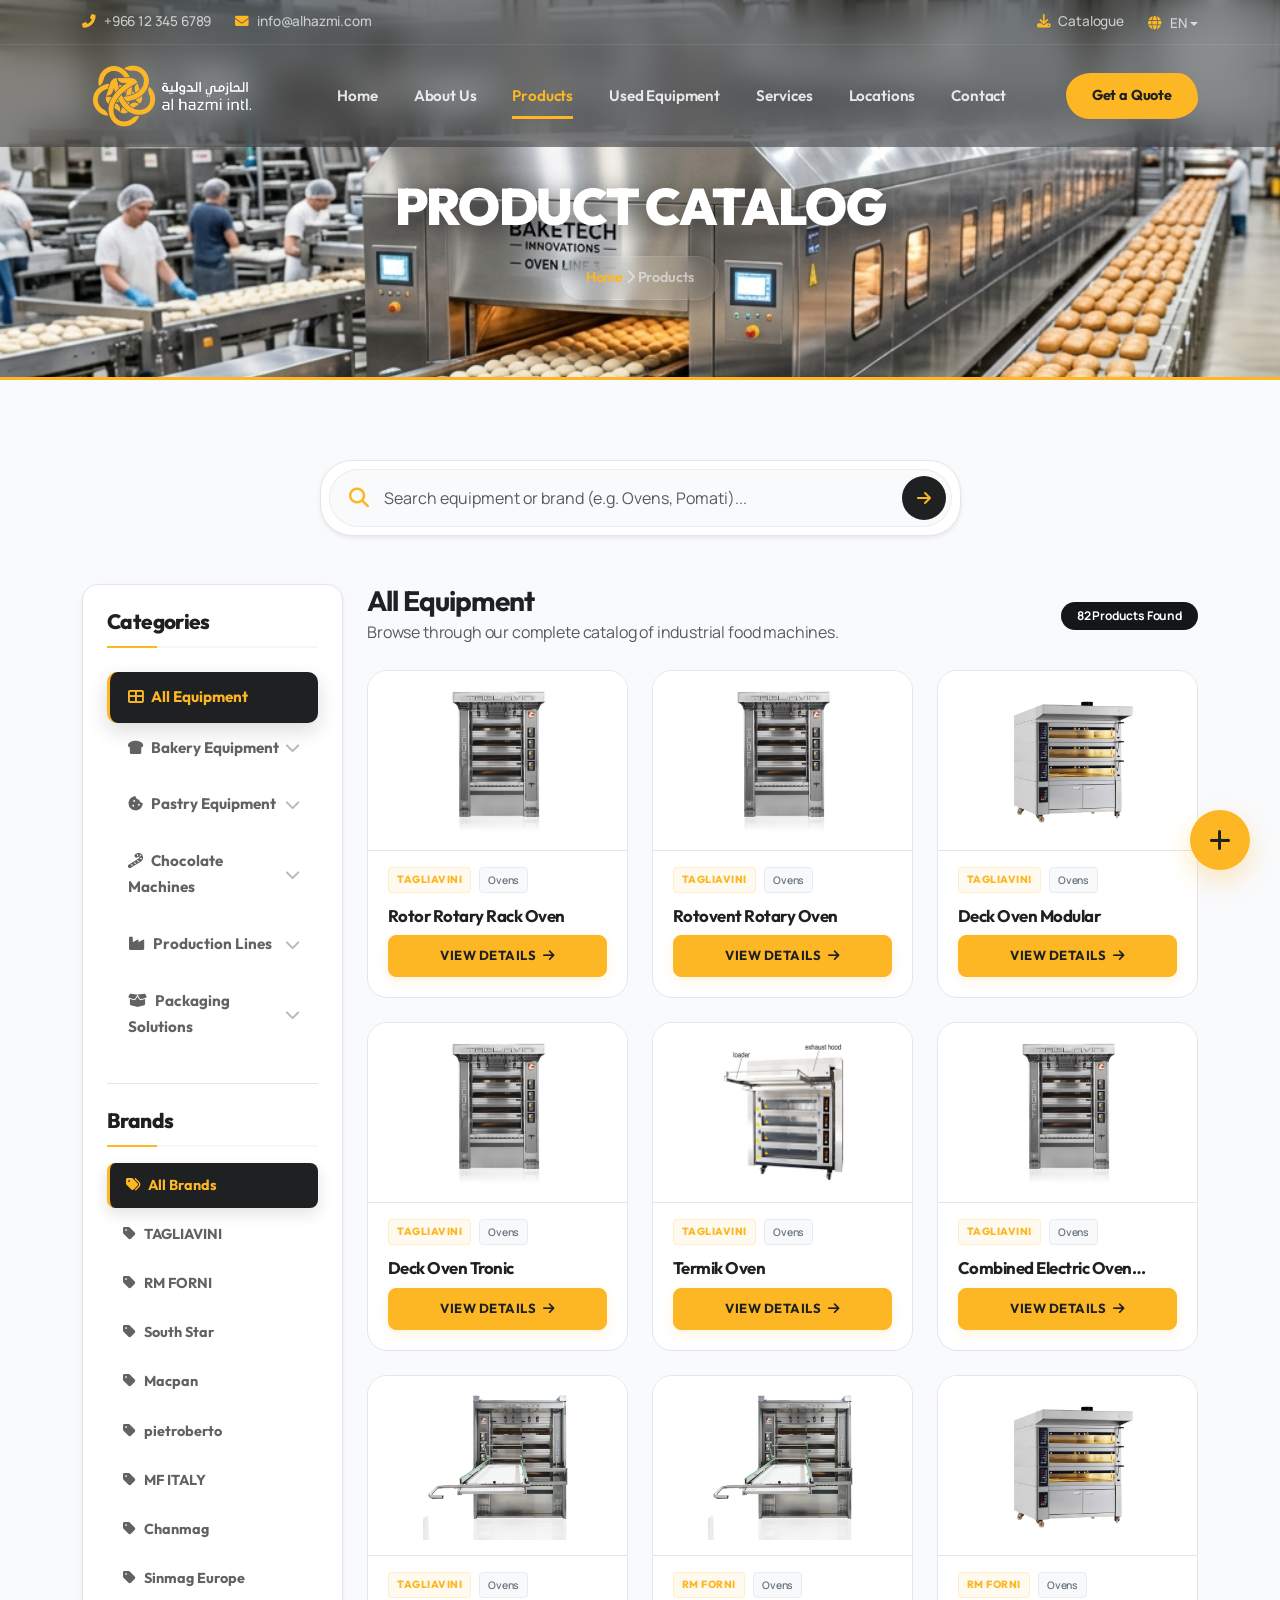
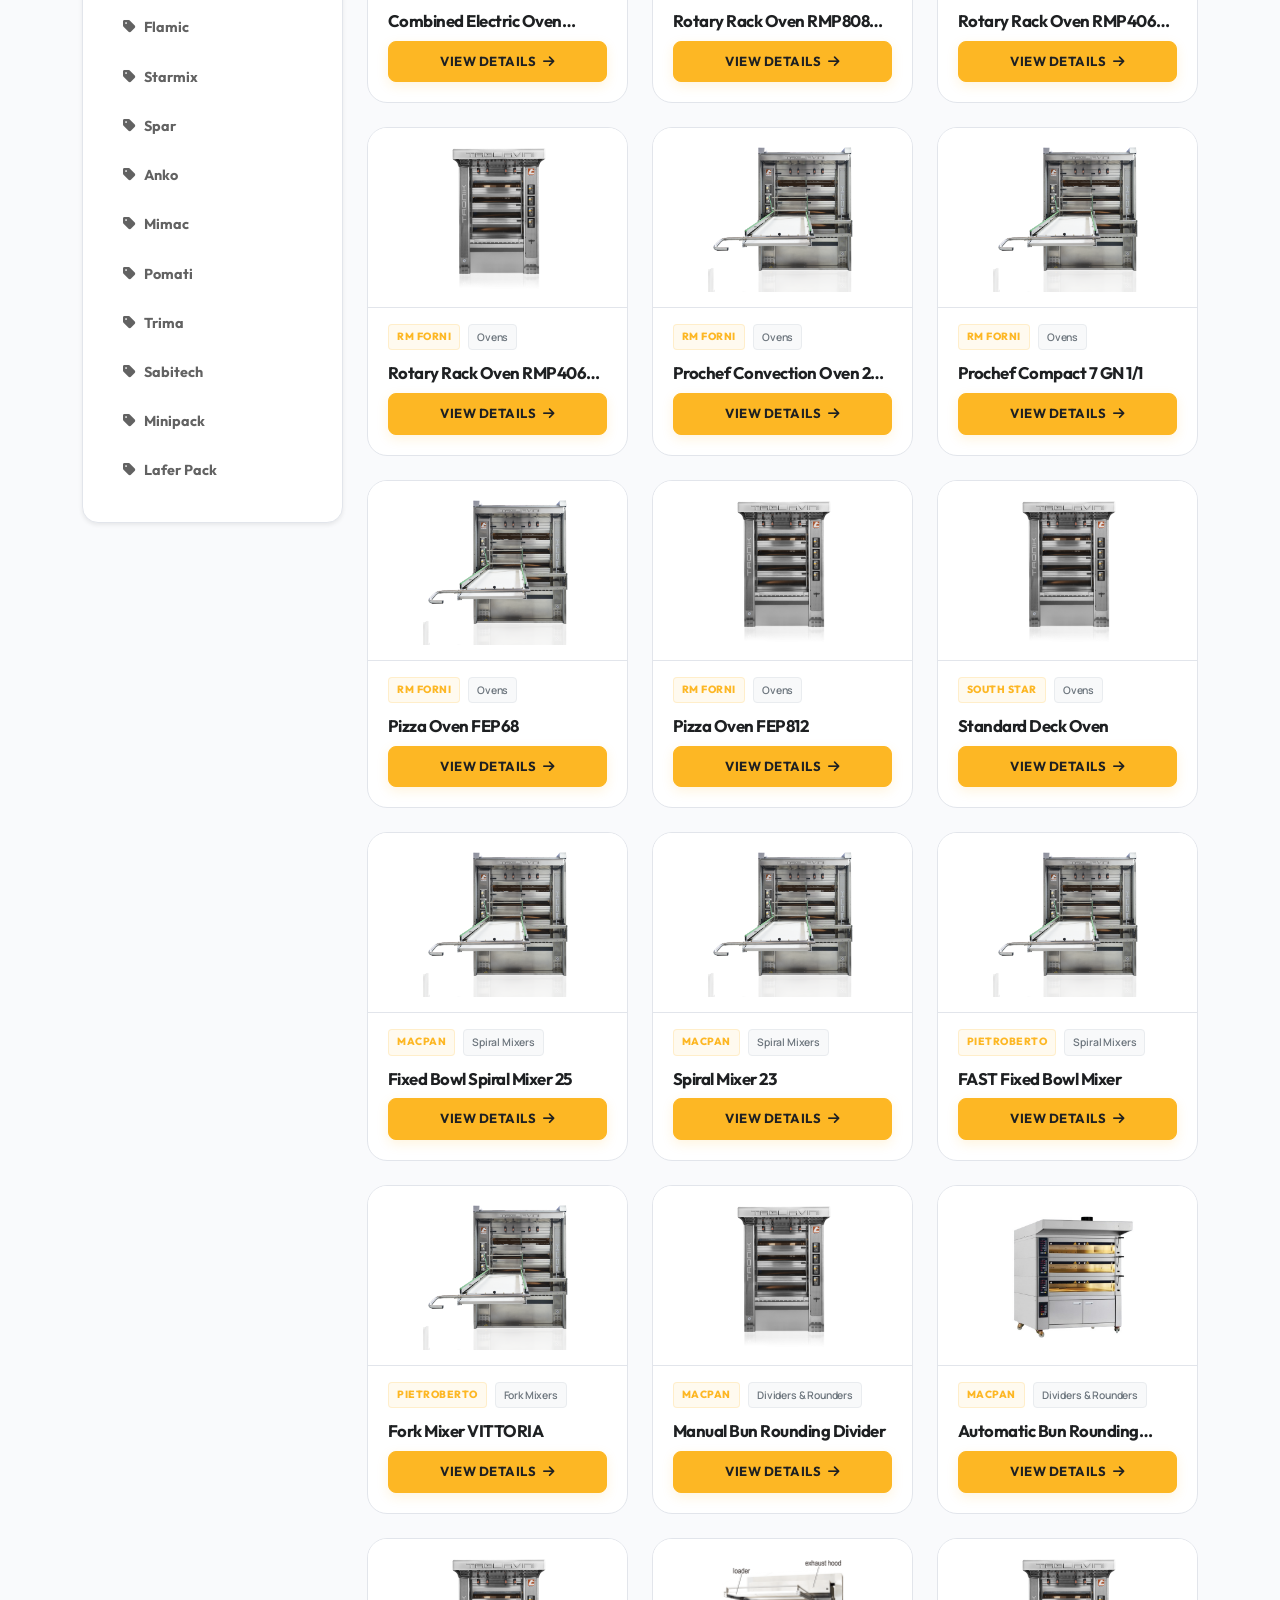
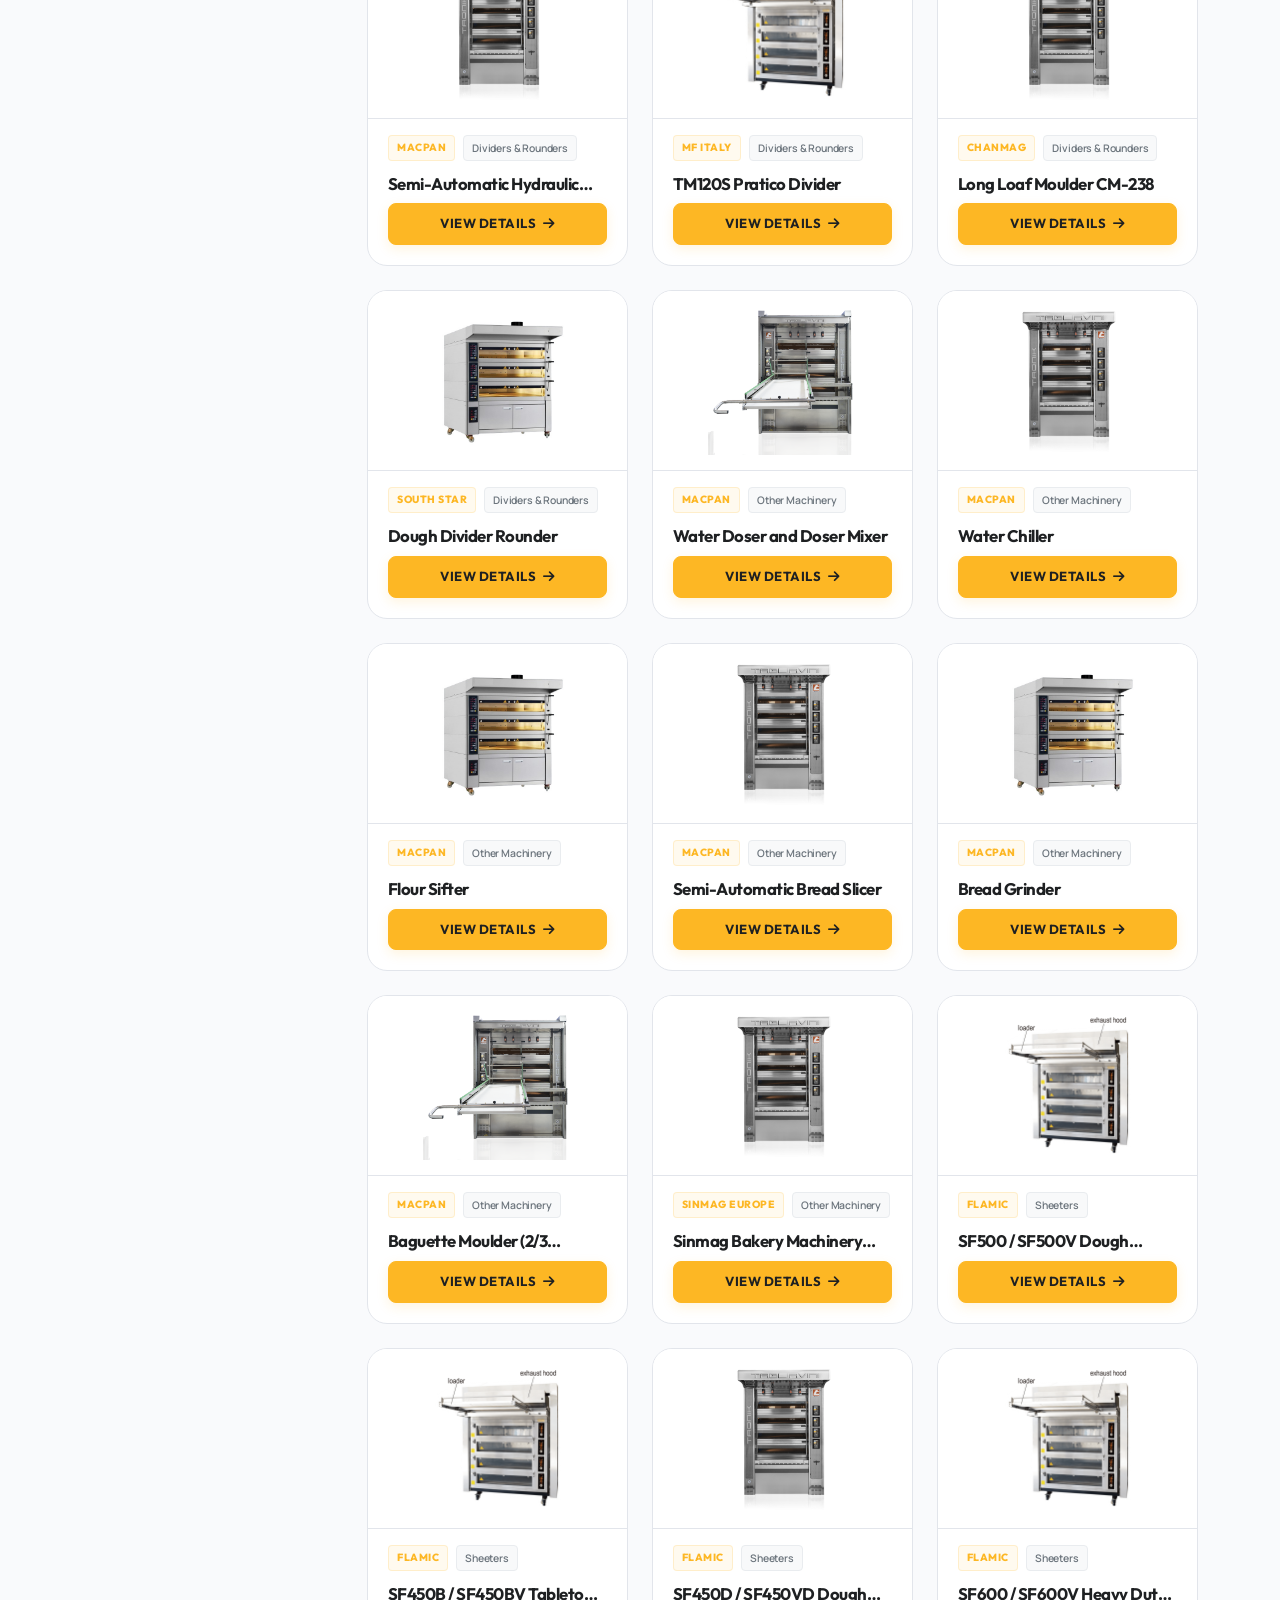
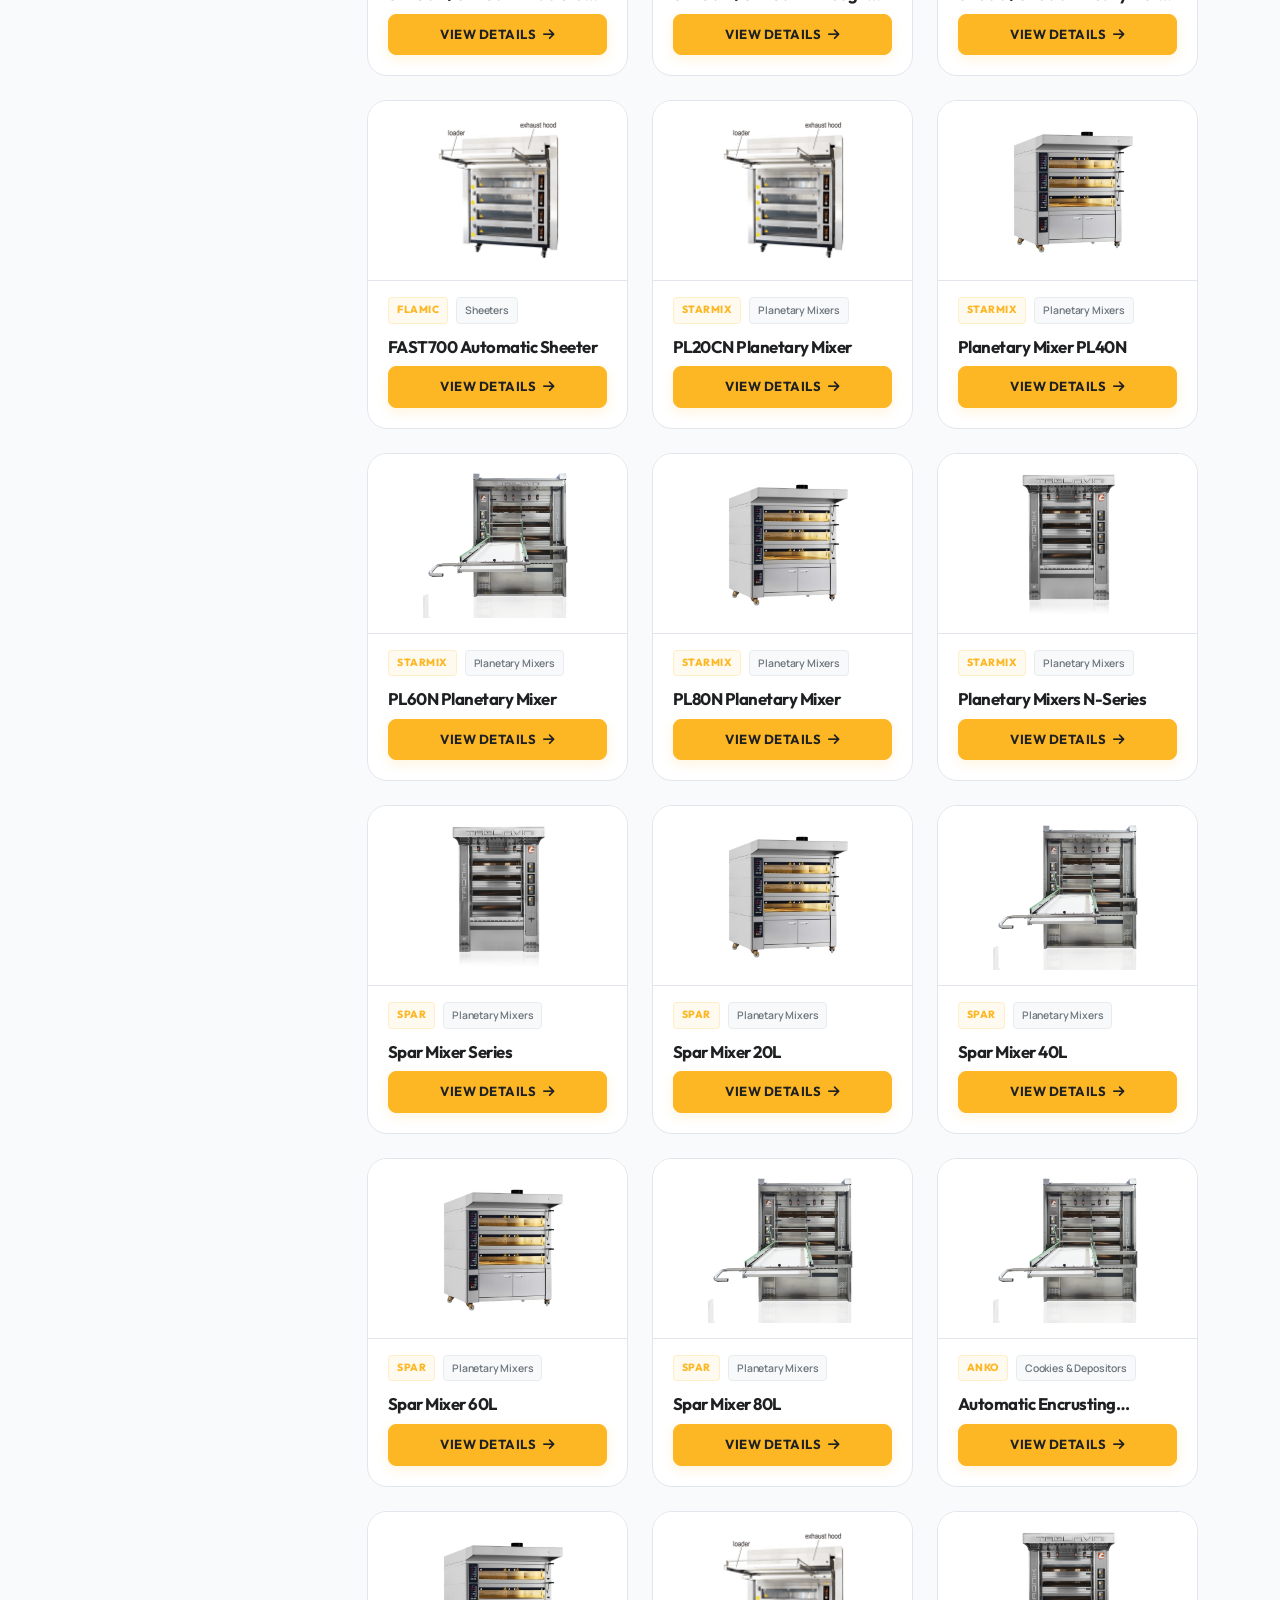
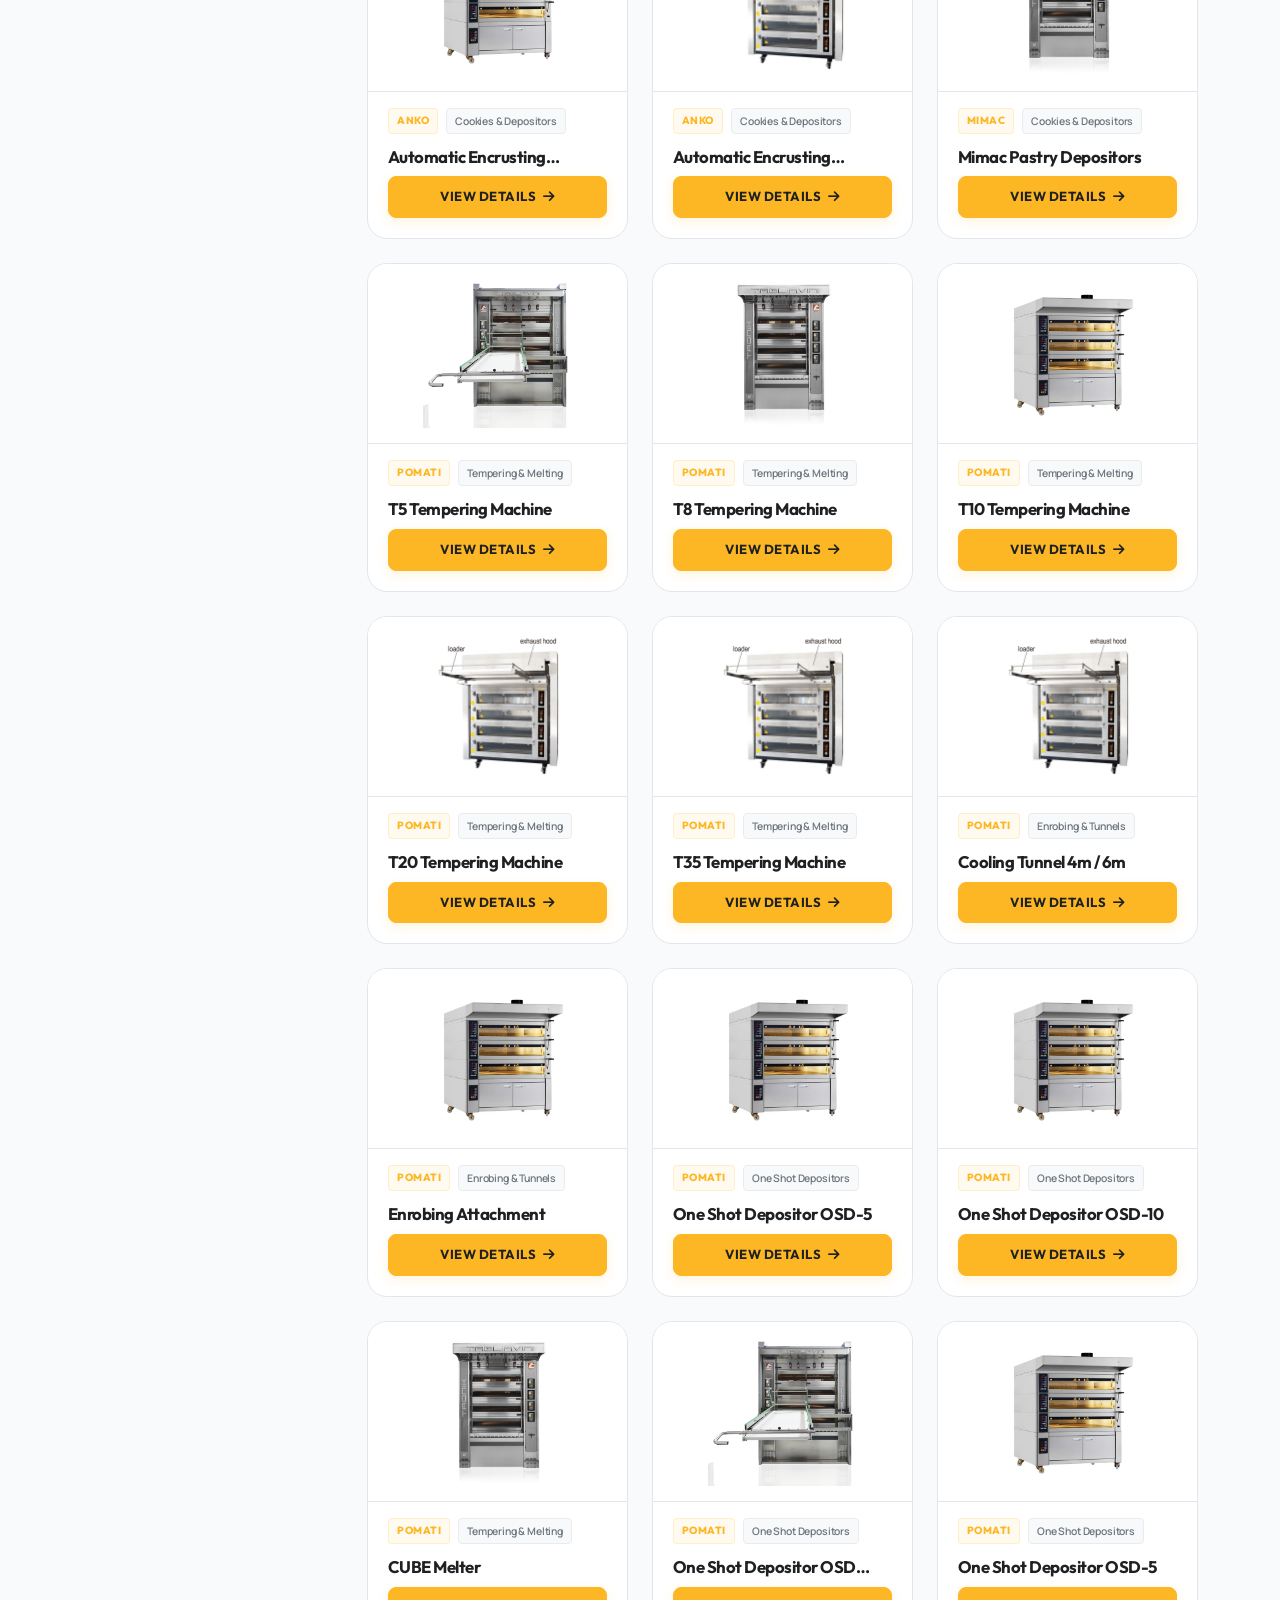
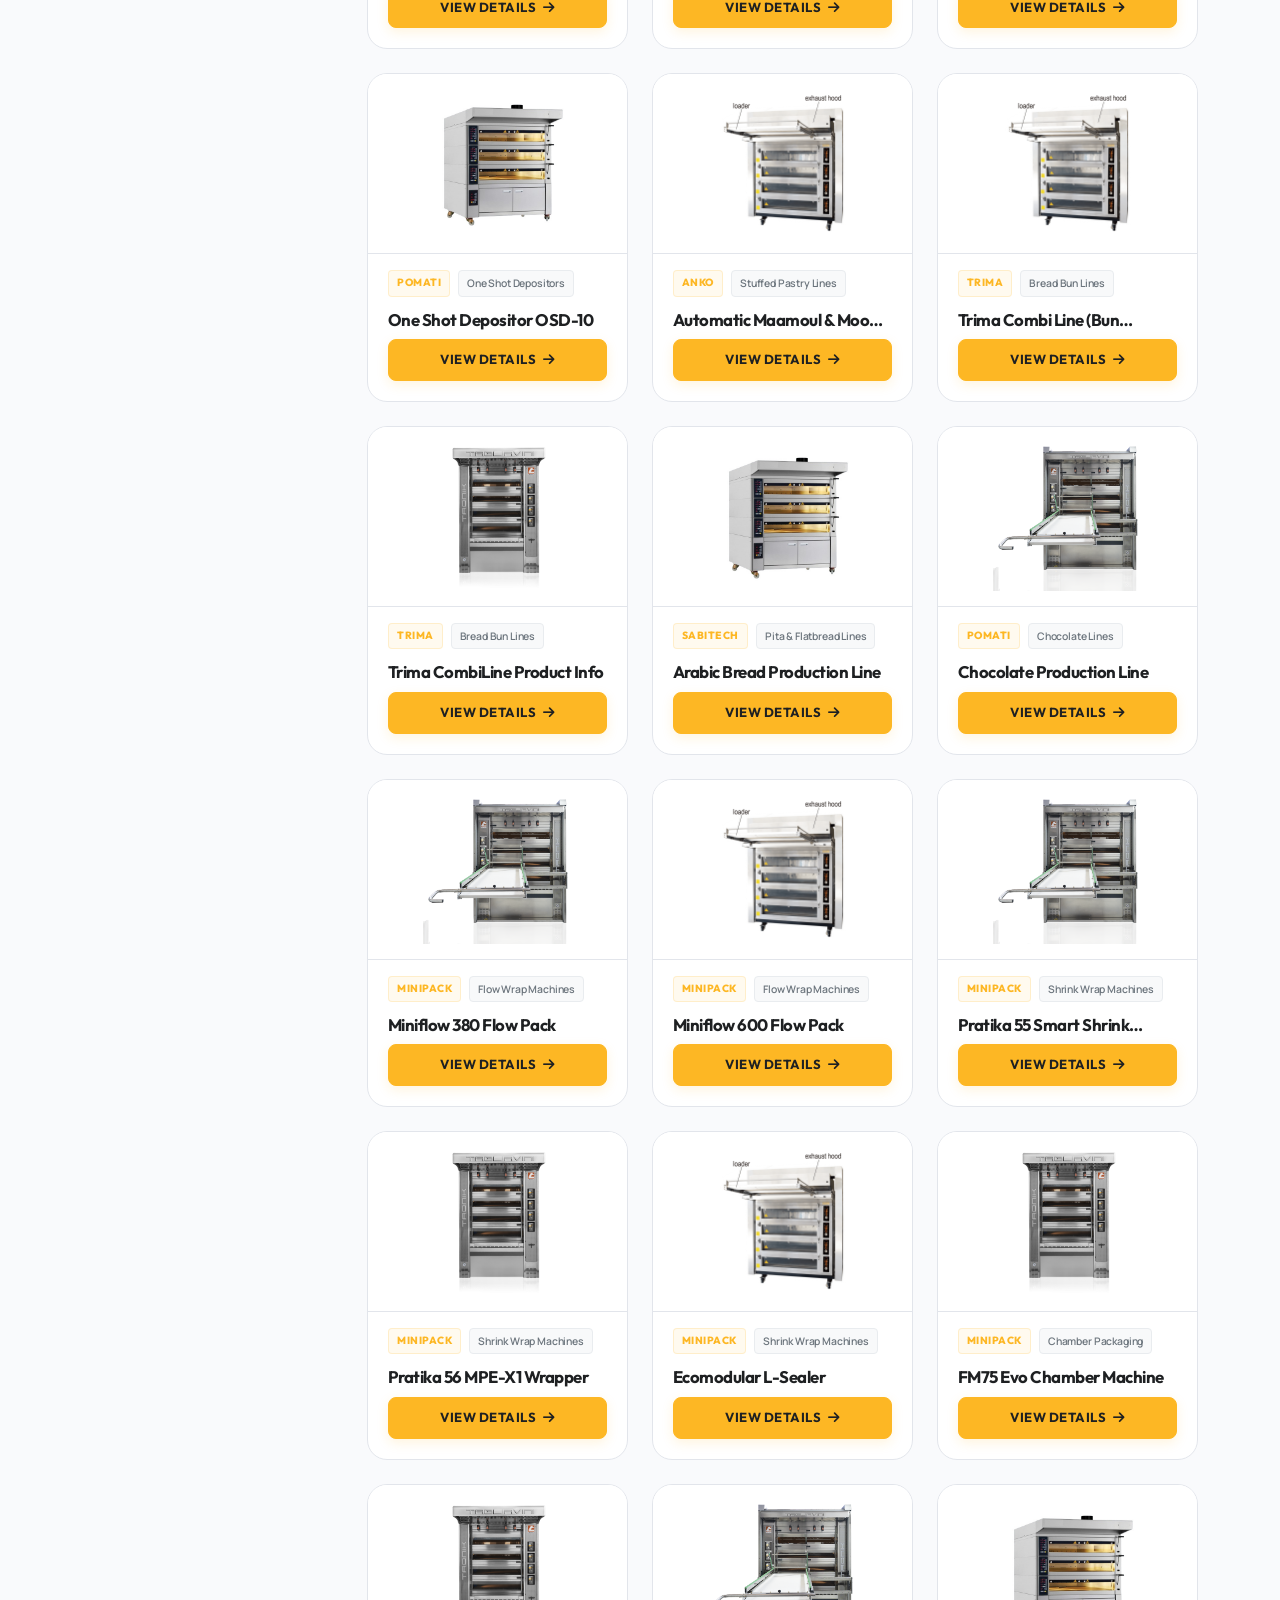
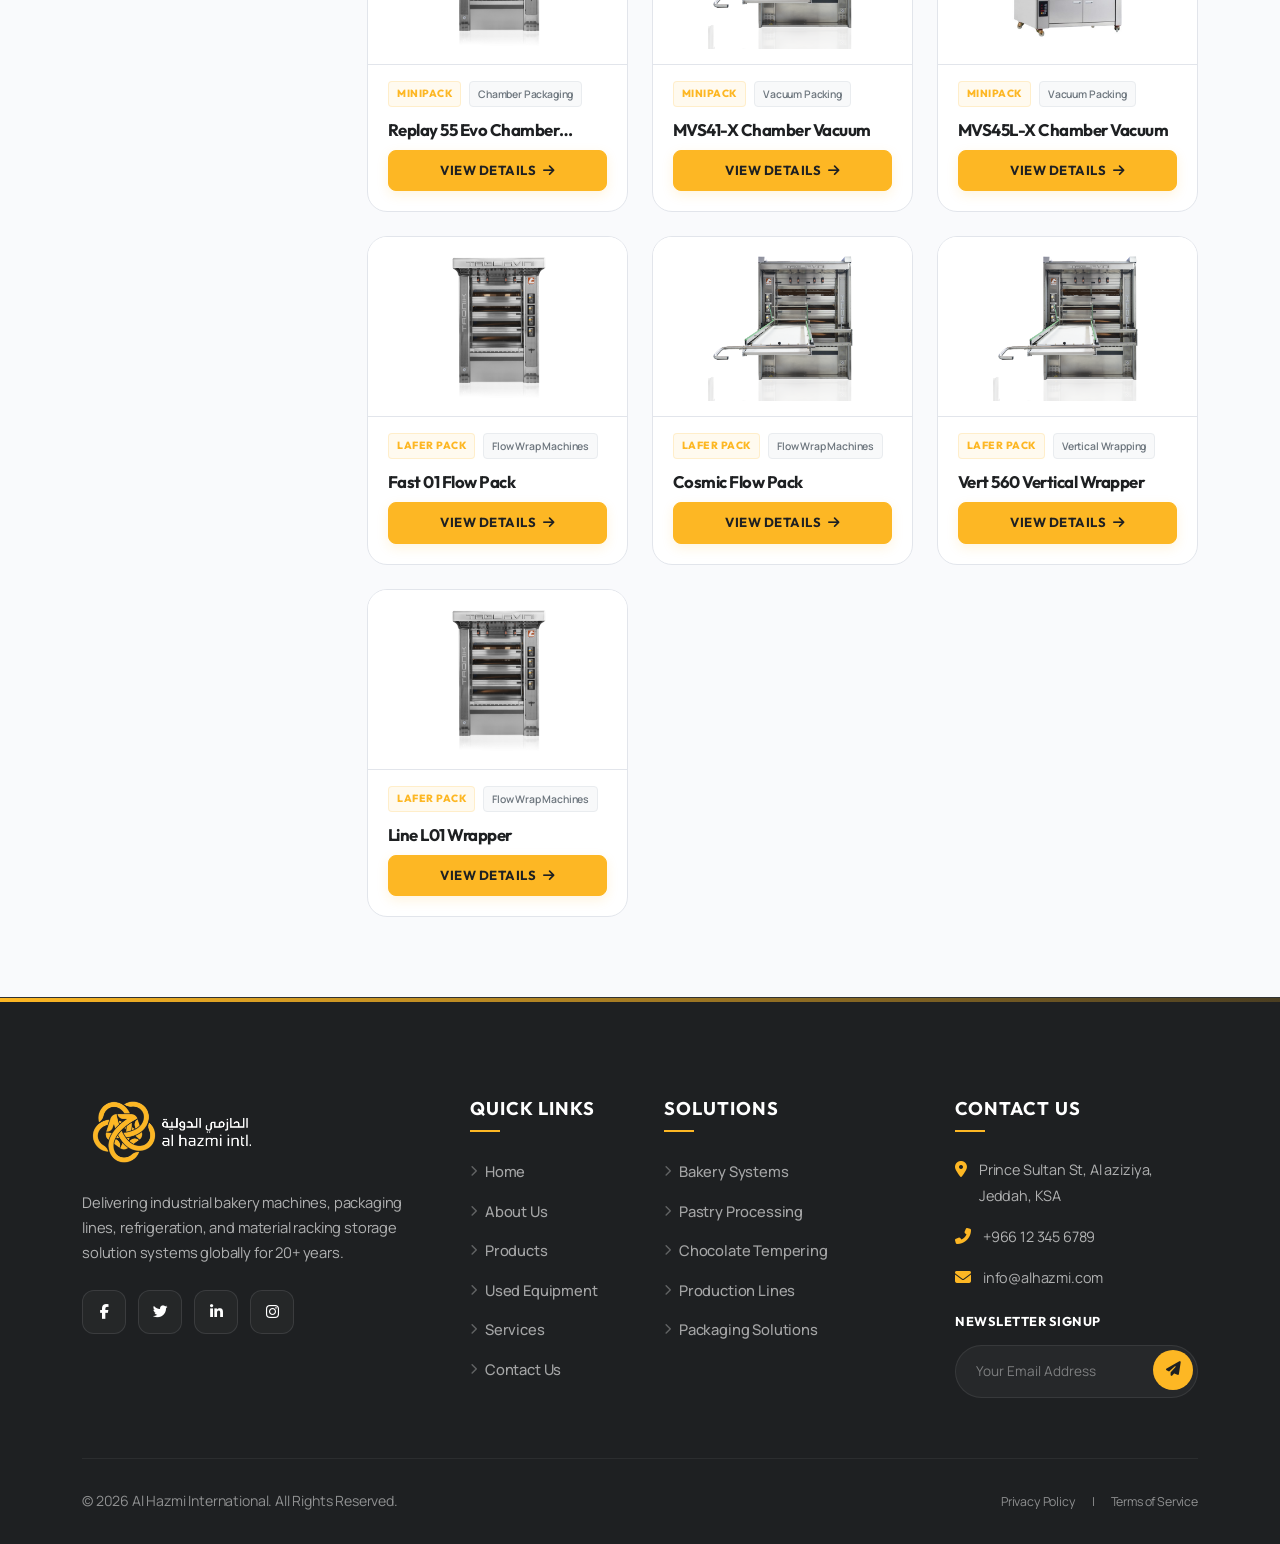
<file: products.html>
<!DOCTYPE html>
<html lang="en">

<head>
  <meta charset="UTF-8">
  <meta name="viewport" content="width=device-width, initial-scale=1.0">
  <title>Product Catalog | Al Hazmi International</title>
  <meta name="description"
    content="Explore our extensive range of industrial bakery, pastry, chocolate equipment, production lines, and packaging solutions in Saudi Arabia.">

  <!-- Bootstrap 5.3 CSS -->
  <link href="https://cdn.jsdelivr.net/npm/bootstrap@5.3.0/dist/css/bootstrap.min.css" rel="stylesheet">

  <!-- Font Awesome 6.4.0 -->
  <link rel="stylesheet" href="https://cdnjs.cloudflare.com/ajax/libs/font-awesome/6.4.0/css/all.min.css">

  <!-- AOS (Animate On Scroll) CSS -->
  <link href="https://unpkg.com/aos@2.3.1/dist/aos.css" rel="stylesheet">

  <!-- Custom Stylesheet -->
  <link rel="stylesheet" href="styles.css">
  <style>
    /* Enhanced Product Catalog Card Styles */
    .catalog-card-img-wrap {
      height: 180px !important;
      padding: 15px !important;
    }
    
    .catalog-card-body {
      padding: 16px 20px 20px 20px !important;
      display: flex;
      flex-direction: column;
      flex-grow: 1;
    }
    
    .badge-brand-tag {
      background: rgba(253, 183, 36, 0.07);
      color: var(--accent-gold);
      border: 1px solid rgba(253, 183, 36, 0.18);
      font-weight: 800;
      font-size: 0.65rem;
      padding: 3px 8px;
      border-radius: 4px;
      text-transform: uppercase;
      letter-spacing: 0.5px;
      font-family: var(--font-headings);
    }
    
    .badge-subcat-tag {
      background: #f8f9fa;
      color: #6c757d;
      border: 1px solid #e9ecef;
      font-weight: 600;
      font-size: 0.65rem;
      padding: 3px 8px;
      border-radius: 4px;
      white-space: nowrap;
      text-overflow: ellipsis;
      overflow: hidden;
      max-width: 140px;
    }
    
    .catalog-card-title {
      font-size: 1.05rem !important;
      font-weight: 700 !important;
      color: var(--primary-dark) !important;
      margin-top: 4px !important;
      margin-bottom: 8px !important;
      line-height: 1.35 !important;
      display: -webkit-box;
      -webkit-line-clamp: 1;
      -webkit-box-orient: vertical;
      overflow: hidden;
      text-overflow: ellipsis;
    }
    
    .catalog-card-desc {
      font-size: 0.8rem !important;
      line-height: 1.5 !important;
      color: #747d88 !important;
      display: -webkit-box;
      -webkit-line-clamp: 2;
      -webkit-box-orient: vertical;
      overflow: hidden;
      height: 3rem;
      margin-bottom: 15px !important;
      flex-grow: 0 !important;
    }
    
    .btn-gold-catalog {
      padding: 10px 16px !important;
      font-size: 0.82rem !important;
      font-weight: 700 !important;
    }
  </style>
</head>

<body data-bs-spy="scroll" data-bs-target="#navbar" data-bs-offset="100">

  <!-- Scroll Progress Indicator -->
  <div id="scroll-progress"></div>

  <!-- Page Preloader -->
  <div id="preloader">
    <div class="spinner-box">
      <div class="spinner"></div>
      <div class="preloader-logo">AL HAZMI</div>
    </div>
  </div>

  <!-- Dual-Row Header and Navbar -->
  <header class="fixed-top">
    <!-- Top Contact Bar -->
    <div class="navbar-top-row d-flex align-items-center">
      <div class="container d-flex justify-content-between align-items-center">
        <div class="d-flex gap-4">
          <a href="tel:+966123456789" class="contact-link"><i class="fas fa-phone-alt me-2"></i>+966 12 345 6789</a>
          <a href="mailto:info@alhazmi.com" class="contact-link"><i
              class="fas fa-envelope me-2"></i>info@alhazmi.com</a>
        </div>
        <div class="d-flex align-items-center gap-4">
          <a href="#" class="contact-link"><i class="fas fa-download me-2"></i>Catalogue</a>
          <!-- Language Dropdown -->
          <div class="dropdown">
            <a class="contact-link dropdown-toggle lang-switch" href="#" role="button" id="langDropdown"
              data-bs-toggle="dropdown" aria-expanded="false">
              <i class="fas fa-globe me-2"></i>EN
            </a>
            <ul class="dropdown-menu dropdown-menu-end lang-menu shadow-sm" aria-labelledby="langDropdown">
              <li><a class="dropdown-item fw-bold" href="#">English (EN)</a></li>
              <li><a class="dropdown-item" href="#">العربية (AR)</a></li>
            </ul>
          </div>
        </div>
      </div>
    </div>

    <!-- Main Navigation Bar -->
    <nav id="navbar" class="navbar navbar-expand-lg main-navbar">
      <div class="container">
        <a class="navbar-brand d-flex align-items-center" href="index.html">
          <img src="assets/images/logo-light.png" alt="Al Hazmi International Logo" class="logo-img">
        </a>
        <button class="navbar-toggler border-0 shadow-none" type="button" data-bs-toggle="collapse"
          data-bs-target="#mainNav" aria-controls="mainNav" aria-expanded="false" aria-label="Toggle navigation">
          <span class="navbar-toggler-icon"></span>
        </button>
        <div class="collapse navbar-collapse" id="mainNav">
          <ul class="navbar-nav mx-auto">
            <li class="nav-item">
              <a class="nav-link" href="index.html#home">Home</a>
            </li>
            <li class="nav-item">
              <a class="nav-link" href="about.html">About Us</a>
            </li>
            <li class="nav-item">
              <a class="nav-link active" href="products.html">Products</a>
            </li>
            <li class="nav-item">
              <a class="nav-link" href="used-equipment.html">Used Equipment</a>
            </li>
            <li class="nav-item">
              <a class="nav-link" href="services.html">Services</a>
            </li>
            <li class="nav-item">
              <a class="nav-link" href="locations.html">Locations</a>
            </li>
            <li class="nav-item">
              <a class="nav-link" href="contact.html">Contact</a>
            </li>
          </ul>
          <div>
            <a href="#" class="btn btn-header-cta" data-bs-toggle="modal" data-bs-target="#quoteModal">Get a Quote</a>
          </div>
        </div>
      </div>
    </nav>
  </header>

  <!-- Inner Page Hero Section -->
  <section class="about-hero-section">
    <div class="hero-overlay-gradient"></div>
    <div class="container about-hero-container">
      <div class="row">
        <div class="col-12 text-center" data-aos="fade-up" data-aos-duration="1000">
          <h1 class="about-hero-title">Product Catalog</h1>
          <div class="about-breadcrumbs d-flex justify-content-center align-items-center gap-2">
            <a href="index.html">Home</a>
            <i class="fas fa-chevron-right text-white-50 fs-12"></i>
            <span class="text-white-50">Products</span>
          </div>
        </div>
      </div>
    </div>
  </section>

  <!-- Product Catalog Search and Filtering Layout -->
  <section class="section-padding bg-light-alt-section">
    <div class="container">

      <!-- Catalog Top Actions: Search -->
      <div class="row mb-5 justify-content-center">
        <div class="col-lg-7">
          <div class="catalog-filter-box p-2 rounded-5 shadow-sm bg-white" data-aos="fade-up">
            <div class="search-input-group">
              <i class="fas fa-search search-icon"></i>
              <input type="text" id="catalog-search" class="form-control filter-search-input"
                placeholder="Search equipment or brand (e.g. Ovens, Pomati)...">
              <button class="search-btn btn" type="button"><i class="fas fa-arrow-right"></i></button>
            </div>
          </div>
        </div>
      </div>

      <!-- Mobile/Tablet Filters Toggle Button -->
      <div class="d-lg-none text-center mb-4">
        <button type="button" class="btn btn-primary-dark px-4 py-2.5 rounded-pill font-headings text-white d-inline-flex align-items-center gap-2" id="toggle-filter-drawer" style="background-color: var(--primary-dark); border-color: var(--primary-dark);">
          <i class="fas fa-filter text-gold" style="color: var(--accent-gold);"></i> Filter & Categories
        </button>
      </div>

      <!-- Main Layout with Category Sidebar & Cards -->
      <div class="row g-4">

        <!-- Sidebar Navigation (Desktop) / Drawer (Mobile/Tablet) -->
        <div class="col-lg-3">
          <div class="category-sidebar p-4 bg-white rounded-4 shadow-sm text-start" style="top: 120px; z-index: 10;"
            data-aos="fade-right">
            <!-- Mobile Close Button inside Sidebar -->
            <div class="d-flex justify-content-between align-items-center mb-4 d-lg-none">
              <h5 class="fw-bold mb-0 text-dark">Filters</h5>
              <button type="button" class="btn text-dark p-0 fs-5" id="close-filter-drawer"><i class="fas fa-times"></i></button>
            </div>
            <h4 class="sidebar-title mb-4">Categories</h4>
            <div class="nav flex-column nav-pills category-nav-list" id="category-tabs" role="tablist">
              <!-- All -->
              <div class="category-group w-100">
                <button class="nav-link active w-100" data-category="all" type="button"><i
                    class="fas fa-th-large me-2"></i>All Equipment</button>
              </div>

              <!-- Bakery -->
              <div class="category-group w-100">
                <button class="nav-link w-100 d-flex justify-content-between align-items-center" data-category="bakery"
                  type="button">
                  <span><i class="fas fa-bread-slice me-2"></i>Bakery Equipment</span>
                  <i class="fas fa-chevron-down fs-11 menu-chevron"></i>
                </button>
                <div class="subcategory-list d-none" id="sub-bakery">
                  <button class="sub-link" data-subcategory="Ovens" type="button">Ovens</button>
                  <button class="sub-link" data-subcategory="Spiral Mixers" type="button">Spiral Mixers</button>
                  <button class="sub-link" data-subcategory="Fork Mixers" type="button">Fork Mixers</button>
                  <button class="sub-link" data-subcategory="Dividers & Rounders" type="button">Dividers &
                    Rounders</button>
                  <button class="sub-link" data-subcategory="Other Machinery" type="button">Other Bakery
                    Machines</button>
                </div>
              </div>

              <!-- Pastry -->
              <div class="category-group w-100">
                <button class="nav-link w-100 d-flex justify-content-between align-items-center" data-category="pastry"
                  type="button">
                  <span><i class="fas fa-cookie-bite me-2"></i>Pastry Equipment</span>
                  <i class="fas fa-chevron-down fs-11 menu-chevron"></i>
                </button>
                <div class="subcategory-list d-none" id="sub-pastry">
                  <button class="sub-link" data-subcategory="Sheeters" type="button">Sheeters</button>
                  <button class="sub-link" data-subcategory="Planetary Mixers" type="button">Planetary Mixers</button>
                  <button class="sub-link" data-subcategory="Cookies & Depositors" type="button">Cookies &
                    Depositors</button>
                </div>
              </div>

              <!-- Chocolate -->
              <div class="category-group w-100">
                <button class="nav-link w-100 d-flex justify-content-between align-items-center"
                  data-category="chocolate" type="button">
                  <span><i class="fas fa-candy-cane me-2"></i>Chocolate Machines</span>
                  <i class="fas fa-chevron-down fs-11 menu-chevron"></i>
                </button>
                <div class="subcategory-list d-none" id="sub-chocolate">
                  <button class="sub-link" data-subcategory="Tempering & Melting" type="button">Tempering &
                    Melting</button>
                  <button class="sub-link" data-subcategory="One Shot Depositors" type="button">One Shot
                    Depositors</button>
                </div>
              </div>

              <!-- Production -->
              <div class="category-group w-100">
                <button class="nav-link w-100 d-flex justify-content-between align-items-center"
                  data-category="production" type="button">
                  <span><i class="fas fa-industry me-2"></i>Production Lines</span>
                  <i class="fas fa-chevron-down fs-11 menu-chevron"></i>
                </button>
                <div class="subcategory-list d-none" id="sub-production">
                  <button class="sub-link" data-subcategory="Stuffed Pastry Lines" type="button">Stuffed Pastry
                    Lines</button>
                  <button class="sub-link" data-subcategory="Bread Bun Lines" type="button">Bread Bun Lines</button>
                  <button class="sub-link" data-subcategory="Pita & Flatbread Lines" type="button">Pita & Flatbread
                    Lines</button>
                  <button class="sub-link" data-subcategory="Chocolate Lines" type="button">Chocolate Lines</button>
                </div>
              </div>

              <!-- Packaging -->
              <div class="category-group w-100">
                <button class="nav-link w-100 d-flex justify-content-between align-items-center"
                  data-category="packaging" type="button">
                  <span><i class="fas fa-box-open me-2"></i>Packaging Solutions</span>
                  <i class="fas fa-chevron-down fs-11 menu-chevron"></i>
                </button>
                <div class="subcategory-list d-none" id="sub-packaging">
                  <button class="sub-link" data-subcategory="Flow Wrap Machines" type="button">Flow Wrap
                    Machines</button>
                  <button class="sub-link" data-subcategory="Shrink Wrap Machines" type="button">Shrink Wrap
                    Machines</button>
                  <button class="sub-link" data-subcategory="Chamber Packaging" type="button">Chamber Packaging</button>
                  <button class="sub-link" data-subcategory="Vacuum Packing" type="button">Vacuum Packing</button>
                  <button class="sub-link" data-subcategory="Vertical Wrapping" type="button">Vertical Wrapping</button>
                </div>
              </div>
            </div>

            <!-- Brand Filter Section -->
            <div class="brand-filter-section mt-4 pt-4">
              <h4 class="sidebar-title mb-3">Brands</h4>
              <div class="nav flex-column nav-pills brand-nav-list" id="brand-filters-wrap">
                <!-- Brand buttons loaded dynamically -->
              </div>
            </div>
          </div>
        </div>

        <!-- Product Cards Grid -->
        <div class="col-lg-9 text-start">

          <!-- Category Active Tag / Info -->
          <div class="d-flex justify-content-between align-items-center mb-4 flex-wrap gap-2" data-aos="fade-down">
            <div>
              <h3 id="active-category-title" class="fw-bold mb-0">All Equipment</h3>
              <p id="active-category-subtitle" class="text-muted mb-0">Browse through our complete catalog of industrial
                food machines.</p>
            </div>
            <div class="text-end">
              <span id="results-count" class="badge bg-dark rounded-pill px-3 py-2">0 Products Found</span>
            </div>
          </div>

          <!-- Product Grid -->
          <div class="row g-4" id="product-grid">
            <!-- Dynamic cards inject here -->
          </div>

        </div>

      </div>

    </div>
  </section>

  <!-- Footer -->
  <!-- Footer -->
  <footer class="site-footer">
    <div class="container">
      <div class="row g-5">

        <!-- Col 1: About & Info -->
        <div class="col-lg-4 col-md-6 text-start">
          <a class="d-flex align-items-center mb-4 text-white" href="index.html">
            <img src="assets/images/logo-light.png" alt="Al Hazmi International Logo" class="logo-img">
          </a>
          <p class="mb-4" style="line-height: 1.7;">Delivering industrial bakery machines, packaging lines, refrigeration, and material racking storage solution systems globally for 20+ years.</p>
          <div class="footer-social-icons">
            <a href="#" aria-label="Facebook"><i class="fab fa-facebook-f"></i></a>
            <a href="#" aria-label="Twitter"><i class="fab fa-twitter"></i></a>
            <a href="#" aria-label="LinkedIn"><i class="fab fa-linkedin-in"></i></a>
            <a href="#" aria-label="Instagram"><i class="fab fa-instagram"></i></a>
          </div>
        </div>

        <!-- Col 2: Quick Links -->
        <div class="col-lg-2 col-md-6 text-start">
          <h4 class="footer-widget-title">Quick Links</h4>
          <ul class="footer-links">
            <li><a href="index.html#home"><i class="fas fa-chevron-right"></i> Home</a></li>
            <li><a href="about.html"><i class="fas fa-chevron-right"></i> About Us</a></li>
            <li><a href="products.html"><i class="fas fa-chevron-right"></i> Products</a></li>
            <li><a href="used-equipment.html"><i class="fas fa-chevron-right"></i> Used Equipment</a></li>
            <li><a href="services.html"><i class="fas fa-chevron-right"></i> Services</a></li>
            <li><a href="contact.html"><i class="fas fa-chevron-right"></i> Contact Us</a></li>
          </ul>
        </div>

        <!-- Col 3: Solutions -->
        <div class="col-lg-3 col-md-6 text-start">
          <h4 class="footer-widget-title">Solutions</h4>
          <ul class="footer-links">
            <li><a href="products.html?category=bakery"><i class="fas fa-chevron-right"></i> Bakery Systems</a></li>
            <li><a href="products.html?category=pastry"><i class="fas fa-chevron-right"></i> Pastry Processing</a></li>
            <li><a href="products.html?category=chocolate"><i class="fas fa-chevron-right"></i> Chocolate Tempering</a></li>
            <li><a href="products.html?category=production"><i class="fas fa-chevron-right"></i> Production Lines</a></li>
            <li><a href="products.html?category=packaging"><i class="fas fa-chevron-right"></i> Packaging Solutions</a></li>
          </ul>
        </div>

        <!-- Col 4: Contact & Newsletter -->
        <div class="col-lg-3 col-md-6 text-start">
          <h4 class="footer-widget-title">Contact Us</h4>
          <ul class="footer-contact-info mb-4">
            <li><i class="fas fa-map-marker-alt"></i> Prince Sultan St, Al aziziya, Jeddah, KSA</li>
            <li><i class="fas fa-phone-alt"></i> +966 12 345 6789</li>
            <li><i class="fas fa-envelope"></i> info@alhazmi.com</li>
          </ul>
          
          <h5 class="text-white small fw-bold text-uppercase mb-2" style="letter-spacing: 0.5px;">Newsletter Signup</h5>
          <form class="footer-newsletter-form">
            <input type="email" placeholder="Your Email Address" required>
            <button type="submit" aria-label="Subscribe"><i class="fas fa-paper-plane"></i></button>
          </form>
        </div>

      </div>

      <!-- Footer Bottom -->
      <div class="footer-bottom">
        <div class="row align-items-center">
          <div class="col-md-6 text-md-start text-center mb-3 mb-md-0">
            <p class="mb-0">&copy; 2026 Al Hazmi International. All Rights Reserved.</p>
          </div>
          <div class="col-md-6 text-md-end text-center">
            <div class="d-flex justify-content-center justify-content-md-end gap-3 small">
              <a href="#" class="text-decoration-none text-white-50 hover-text-gold">Privacy Policy</a>
              <span class="text-white-50">|</span>
              <a href="#" class="text-decoration-none text-white-50 hover-text-gold">Terms of Service</a>
            </div>
          </div>
        </div>
      </div>
    </div>
  </footer>

  <!-- Floating Action Button (FAB) -->
  <div class="fab-container" id="mainFabContainer">
    <div class="fab-options">
      <!-- Profile/Catalog Download Link -->
      <a href="#" class="fab-btn fab-btn-download" title="Download Profile" download>
        <i class="fas fa-file-download"></i>
      </a>
      <!-- WhatsApp Floating Action -->
      <a href="https://wa.me/966123456789" class="fab-btn fab-btn-whatsapp" target="_blank" rel="noopener noreferrer" title="Chat on WhatsApp">
        <i class="fab fa-whatsapp"></i>
      </a>
    </div>
    <!-- Main FAB Trigger -->
    <button class="fab-trigger" id="fabTriggerBtn" aria-label="Toggle Actions">
      <i class="fas fa-plus"></i>
    </button>
  </div>

  <!-- Floating Action Button Toggle Script -->
  <script>
    document.addEventListener('DOMContentLoaded', () => {
      const fabContainer = document.getElementById('mainFabContainer');
      const fabTrigger = document.getElementById('fabTriggerBtn');
      if (fabTrigger && fabContainer) {
        fabTrigger.addEventListener('click', (e) => {
          e.stopPropagation();
          fabContainer.classList.toggle('active');
        });
        document.addEventListener('click', (e) => {
          if (!fabContainer.contains(e.target)) {
            fabContainer.classList.remove('active');
          }
        });
      }
    });
  </script>

  <!-- JS Scripts -->
  <!-- Bootstrap Bundle 5.3 JS -->
  <script src="https://cdn.jsdelivr.net/npm/bootstrap@5.3.0/dist/js/bootstrap.bundle.min.js"></script>

  <!-- AOS Animation JS -->
  <script src="https://unpkg.com/aos@2.3.1/dist/aos.js"></script>

  <!-- Catalog Catalog Engine and Interaction Scripts -->
  <script>
    // Comprehensive products database array
    const productCatalog = [
      // 1. Bakery Equipment
      {
        name: "Rotor Rotary Rack Oven",
        brand: "TAGLIAVINI",
        category: "bakery",
        subcategory: "Ovens",
        img: "https://images.unsplash.com/photo-1581092160607-ee22621dd758?auto=format&fit=crop&w=600&q=80",
        link: "https://www.tagliavini.com/en/ovens/rotary-ovens/rotor.aspx",
        desc: "High performance rotary rack oven providing exceptional steam distribution and consistent bake uniformity."
      },
      {
        name: "Rotovent Rotary Oven",
        brand: "TAGLIAVINI",
        category: "bakery",
        subcategory: "Ovens",
        img: "https://images.unsplash.com/photo-1581092918056-0c4c3acd3789?auto=format&fit=crop&w=600&q=80",
        link: "https://www.tagliavini.com/en/ovens/rotary-ovens/rotovent.aspx",
        desc: "Compact rotary oven combining the flexibility of convective rack ovens with a space-saving premium footprint."
      },
      {
        name: "Deck Oven Modular",
        brand: "TAGLIAVINI",
        category: "bakery",
        subcategory: "Ovens",
        img: "https://images.unsplash.com/photo-1581092335397-9583fe92d232?auto=format&fit=crop&w=600&q=80",
        link: "https://www.tagliavini.com/en/ovens/deck-electricovens/modular.aspx",
        desc: "Electric modular deck oven customizable with multiple chambers for pastry shops and bakery facilities."
      },
      {
        name: "Deck Oven Tronic",
        brand: "TAGLIAVINI",
        category: "bakery",
        subcategory: "Ovens",
        img: "https://images.unsplash.com/photo-1581092160607-ee22621dd758?auto=format&fit=crop&w=600&q=80",
        link: "https://www.tagliavini.com/en/ovens/deck-electricovens/tronik.aspx",
        desc: "A fully electronic deck oven designed for energy-efficient baking and precise computerized control."
      },
      {
        name: "Termik Oven",
        brand: "TAGLIAVINI",
        category: "bakery",
        subcategory: "Ovens",
        img: "https://images.unsplash.com/photo-1616401784845-180882ba9ba8?auto=format&fit=crop&w=600&q=80",
        link: "https://www.tagliavini.com/en/ovens/fixed-combustionovens/termik.aspx",
        desc: "Fixed combustion deck oven with annular heating tubes for rustic baking, producing thick crusts and deep aroma."
      },
      {
        name: "Combined Electric Oven Termoven",
        brand: "TAGLIAVINI",
        category: "bakery",
        subcategory: "Ovens",
        img: "https://images.unsplash.com/photo-1581092918056-0c4c3acd3789?auto=format&fit=crop&w=600&q=80",
        link: "https://www.tagliavini.com/en/ovens/combinedelectric-ovens/complex.asp",
        desc: "A combined cooking suite integrating convection and deck oven structures into a single versatile block."
      },
      {
        name: "Combined Electric Oven Comp",
        brand: "TAGLIAVINI",
        category: "bakery",
        subcategory: "Ovens",
        img: "https://images.unsplash.com/photo-1581092160607-ee22621dd758?auto=format&fit=crop&w=600&q=80",
        link: "https://www.tagliavini.com/en/",
        desc: "Flexible, space-saving hybrid baking solution combining deck and convection technologies."
      },
      {
        name: "Rotary Rack Oven RMP8080-18",
        brand: "RM FORNI",
        category: "bakery",
        subcategory: "Ovens",
        img: "https://images.unsplash.com/photo-1581092160607-ee22621dd758?auto=format&fit=crop&w=600&q=80",
        link: "https://www.rmforni.com/en/forno/rotary-rack-oven-rmp8080-18/",
        desc: "Premium rotary rack oven for 18 trays. Heavy duty configuration running on electric, diesel, gas, or pellet fuel."
      },
      {
        name: "Rotary Rack Oven RMP4060-10",
        brand: "RM FORNI",
        category: "bakery",
        subcategory: "Ovens",
        img: "https://images.unsplash.com/photo-1581092335397-9583fe92d232?auto=format&fit=crop&w=600&q=80",
        link: "https://www.rmforni.com/en/forno/rotary-rack-oven-rmp4060-10/",
        desc: "Compact rotary rack oven with 10-tray capacity, designed to deliver high productivity in minimal bakery space."
      },
      {
        name: "Rotary Rack Oven RMP4060-15",
        brand: "RM FORNI",
        category: "bakery",
        subcategory: "Ovens",
        img: "https://images.unsplash.com/photo-1616401784845-180882ba9ba8?auto=format&fit=crop&w=600&q=80",
        link: "https://www.rmforni.com/en/forno/rotary-rack-oven-rmp4060-15/",
        desc: "Commercial 15-tray rack oven providing extreme reliability and thermal efficiency for bread baking."
      },
      {
        name: "Prochef Convection Oven 20 GN 1/1",
        brand: "RM FORNI",
        category: "bakery",
        subcategory: "Ovens",
        img: "https://images.unsplash.com/photo-1581092918056-0c4c3acd3789?auto=format&fit=crop&w=600&q=80",
        link: "https://www.rmforni.com/en/forno/prochef-line-20-gn-1-1-530x325-lateral/",
        desc: "High capacity Gastronorm convection oven with lateral tray loading for premium restaurants and catering suites."
      },
      {
        name: "Prochef Compact 7 GN 1/1",
        brand: "RM FORNI",
        category: "bakery",
        subcategory: "Ovens",
        img: "https://images.unsplash.com/photo-1581092335397-9583fe92d232?auto=format&fit=crop&w=600&q=80",
        link: "https://www.rmforni.com/en/forno/prochef-compact-7-gn-1-1-530x325-lateral/",
        desc: "Space-saving 7-deck convection oven engineered for high speed, uniform hot-air circulation cooking."
      },
      {
        name: "Pizza Oven FEP68",
        brand: "RM FORNI",
        category: "bakery",
        subcategory: "Ovens",
        img: "https://images.unsplash.com/photo-1581092160607-ee22621dd758?auto=format&fit=crop&w=600&q=80",
        link: "https://www.rmforni.com/en/forno/pizza-oven-fep68/",
        desc: "Professional electric pizza oven with refractory stone plate, heating up to 450°C for authentic pizza baking."
      },
      {
        name: "Pizza Oven FEP812",
        brand: "RM FORNI",
        category: "bakery",
        subcategory: "Ovens",
        img: "https://images.unsplash.com/photo-1581092335397-9583fe92d232?auto=format&fit=crop&w=600&q=80",
        link: "https://www.rmforni.com/en/forno/pizza-oven-fep812/",
        desc: "High capacity electric deck pizza oven with dual chambers, catering to busy pizzerias and bakery outlets."
      },
      {
        name: "Standard Deck Oven",
        brand: "South Star",
        category: "bakery",
        subcategory: "Ovens",
        img: "https://images.unsplash.com/photo-1616401784845-180882ba9ba8?auto=format&fit=crop&w=600&q=80",
        link: "http://southstaroven.com/1-3-2-standard-deck-oven/165298/",
        desc: "Heavy duty commercial stone deck oven, standard for bakery chains requiring high output thermal retention."
      },
      {
        name: "Fixed Bowl Spiral Mixer 25",
        brand: "Macpan",
        category: "bakery",
        subcategory: "Spiral Mixers",
        img: "https://images.unsplash.com/photo-1578683010236-d716f9a3f461?auto=format&fit=crop&w=600&q=80",
        link: "https://www.macpan.com/en/dough-kneaders/25-spiral-mixer-with-fixed-bowl.html",
        desc: "Classic professional spiral mixer featuring a fixed stainless steel bowl, built for uniform yeast dough kneading."
      },
      {
        name: "Spiral Mixer 23",
        brand: "Macpan",
        category: "bakery",
        subcategory: "Spiral Mixers",
        img: "https://images.unsplash.com/photo-1578683010236-d716f9a3f461?auto=format&fit=crop&w=600&q=80",
        link: "https://www.macpan.com/en/dough-kneaders/23-spiral-mixer.html",
        desc: "Reliable, high-torque dual-speed spiral mixer built for artisanal bakeries and demanding kitchen requirements."
      },
      {
        name: "FAST Fixed Bowl Mixer",
        brand: "pietroberto",
        category: "bakery",
        subcategory: "Spiral Mixers",
        img: "https://images.unsplash.com/photo-1581092918056-0c4c3acd3789?auto=format&fit=crop&w=600&q=80",
        link: "https://pietroberto.com/pietroberto-detail-products/3/4/FAST-fixed-bowl",
        desc: "Elite fixed bowl spiral mixer featuring heavy duty construction and optimized hook speed for excellent gluten networks."
      },
      {
        name: "Fork Mixer VITTORIA",
        brand: "pietroberto",
        category: "bakery",
        subcategory: "Fork Mixers",
        img: "https://images.unsplash.com/photo-1578683010236-d716f9a3f461?auto=format&fit=crop&w=600&q=80",
        link: "https://pietroberto.com/pietroberto-detail-products/3/266/Fork-Mixer-VITTORIA",
        desc: "Artisanal fork mixer designed for traditional delicate doughs, preventing friction heating and over-kneading."
      },
      {
        name: "Manual Bun Rounding Divider",
        brand: "Macpan",
        category: "bakery",
        subcategory: "Dividers & Rounders",
        img: "https://images.unsplash.com/photo-1581092918056-0c4c3acd3789?auto=format&fit=crop&w=600&q=80",
        link: "https://www.macpan.com/en/dough-dividers/46-manual-bun-rounding-dividers.html",
        desc: "Manual lever-driven bun divider and rounder, ensuring absolute piece weight consistency for rolls."
      },
      {
        name: "Automatic Bun Rounding Divider",
        brand: "Macpan",
        category: "bakery",
        subcategory: "Dividers & Rounders",
        img: "https://images.unsplash.com/photo-1616401784845-180882ba9ba8?auto=format&fit=crop&w=600&q=80",
        link: "https://www.macpan.com/en/dough-dividers/45-automatic-bun-rounding-dividers.html",
        desc: "Fully motorized bun divider and rounder, speeding up production of burger buns, dinner rolls, and pita rounds."
      },
      {
        name: "Semi-Automatic Hydraulic Divider",
        brand: "Macpan",
        category: "bakery",
        subcategory: "Dividers & Rounders",
        img: "https://images.unsplash.com/photo-1581092918056-0c4c3acd3789?auto=format&fit=crop&w=600&q=80",
        link: "https://www.macpan.com/en/dough-dividers/36-semi-automatic-hydraulic-divider.html",
        desc: "Hydraulic dough divider with stainless steel blades, ideal for dividing high hydration bakery doughs."
      },
      {
        name: "TM120S Pratico Divider",
        brand: "MF ITALY",
        category: "bakery",
        subcategory: "Dividers & Rounders",
        img: "https://images.unsplash.com/photo-1581092918056-0c4c3acd3789?auto=format&fit=crop&w=600&q=80",
        link: "https://www.mfitaly.com/en/products/tm120s-pratico/",
        desc: "Italian engineered hydraulic dough divider with automatic cycle control for accurate high volume bakeries."
      },
      {
        name: "Long Loaf Moulder CM-238",
        brand: "Chanmag",
        category: "bakery",
        subcategory: "Dividers & Rounders",
        img: "https://images.unsplash.com/photo-1581092335397-9583fe92d232?auto=format&fit=crop&w=600&q=80",
        link: "https://chanmag.com.tw/product/long-loaf-moulder-cm-238",
        desc: "High speed loaf moulder designed to shape uniform toast loaves, sandwich breads, and hotdog rolls."
      },
      {
        name: "Dough Divider Rounder",
        brand: "South Star",
        category: "bakery",
        subcategory: "Dividers & Rounders",
        img: "https://images.unsplash.com/photo-1581092918056-0c4c3acd3789?auto=format&fit=crop&w=600&q=80",
        link: "http://southstaroven.com/product-4-3-dough-divider-rounder-en/153287/",
        desc: "Robust mechanical dough divider rounder, ideal for medium-sized bakeries looking to automate bun production."
      },
      {
        name: "Water Doser and Doser Mixer",
        brand: "Macpan",
        category: "bakery",
        subcategory: "Other Machinery",
        img: "https://images.unsplash.com/photo-1616401784845-180882ba9ba8?auto=format&fit=crop&w=600&q=80",
        link: "https://www.macpan.com/en/raw-materials-preparation/19-water-doser-and-doser-mixer.html",
        desc: "Electronic device for precise water temperature and quantity dosing, essential for recipe consistency."
      },
      {
        name: "Water Chiller",
        brand: "Macpan",
        category: "bakery",
        subcategory: "Other Machinery",
        img: "https://images.unsplash.com/photo-1581092918056-0c4c3acd3789?auto=format&fit=crop&w=600&q=80",
        link: "https://www.macpan.com/en/raw-materials-preparation/14-water-chiller.html",
        desc: "Industrial rapid water chiller cooling dough mixing water down to 2-4°C, preventing early yeast activation."
      },
      {
        name: "Flour Sifter",
        brand: "Macpan",
        category: "bakery",
        subcategory: "Other Machinery",
        img: "https://images.unsplash.com/photo-1581092918056-0c4c3acd3789?auto=format&fit=crop&w=600&q=80",
        link: "https://www.macpan.com/en/raw-materials-preparation/67-flour-sifter.html",
        desc: "High throughput mechanical sifter to aerate flour, remove impurities, and speed up dough mixing."
      },
      {
        name: "Semi-Automatic Bread Slicer",
        brand: "Macpan",
        category: "bakery",
        subcategory: "Other Machinery",
        img: "https://images.unsplash.com/photo-1581092335397?auto=format&fit=crop&w=600&q=80",
        link: "https://www.macpan.com/en/bread-slicers/64-semi-automatic-bread-slicer.html",
        desc: "Heavy duty electric bread slicer with adjustable blade guides, designed for uniform toast and loaf slicing."
      },
      {
        name: "Bread Grinder",
        brand: "Macpan",
        category: "bakery",
        subcategory: "Other Machinery",
        img: "https://images.unsplash.com/photo-1581092918056-0c4c3acd3789?auto=format&fit=crop&w=600&q=80",
        link: "https://www.macpan.com/en/bread-grinders/68-bread-grinder.html",
        desc: "Industrial milling machine to crush dry leftover bread into custom-grain breadcrumbs."
      },
      {
        name: "Baguette Moulder (2/3 Cylinders)",
        brand: "Macpan",
        category: "bakery",
        subcategory: "Other Machinery",
        img: "https://images.unsplash.com/photo-1616401784845-180882ba9ba8?auto=format&fit=crop&w=600&q=80",
        link: "https://www.macpan.com/en/dough-moulders/53-baguette-molder-2-or-3-cylinders.html",
        desc: "Premium baguette moulding machine with felt belts, designed for rolling and shaping traditional baguettes."
      },
      {
        name: "Sinmag Bakery Machinery Series",
        brand: "Sinmag Europe",
        category: "bakery",
        subcategory: "Other Machinery",
        img: "https://images.unsplash.com/photo-1581092918056-0c4c3acd3789?auto=format&fit=crop&w=600&q=80",
        link: "https://sinmageurope.com/machines-group.php?Group=2400",
        desc: "Premium modular bakery and pastry machinery solutions imported directly from Sinmag Europe."
      },

      // 2. Pastry Equipment
      {
        name: "SF500 / SF500V Dough Sheeter",
        brand: "Flamic",
        category: "pastry",
        subcategory: "Sheeters",
        img: "https://images.unsplash.com/photo-1581092335397-9583fe92d232?auto=format&fit=crop&w=600&q=80",
        link: "https://www.flamic.it/sf500-sf500v-en",
        desc: "Italian floor-standing pastry dough sheeter with conveyor belts, built for laminating puff pastry."
      },
      {
        name: "SF450B / SF450BV Tabletop Sheeter",
        brand: "Flamic",
        category: "pastry",
        subcategory: "Sheeters",
        img: "https://images.unsplash.com/photo-1581092335397-9583fe92d232?auto=format&fit=crop&w=600&q=80",
        link: "https://www.flamic.it/sf450b-sf450bv-en",
        desc: "Compact tabletop sheeter, ideal for small bakeries, patisseries, and gourmet dining kitchens."
      },
      {
        name: "SF450D / SF450VD Dough Sheeter",
        brand: "Flamic",
        category: "pastry",
        subcategory: "Sheeters",
        img: "https://images.unsplash.com/photo-1581092335397-9583fe92d232?auto=format&fit=crop&w=600&q=80",
        link: "https://www.flamic.it/sf450d--sf450vd-175",
        desc: "Heavy duty sheeter series with structural reinforcements for high output patisseries."
      },
      {
        name: "SF600 / SF600V Heavy Duty Sheeter",
        brand: "Flamic",
        category: "pastry",
        subcategory: "Sheeters",
        img: "https://images.unsplash.com/photo-1581092335397-9583fe92d232?auto=format&fit=crop&w=600&q=80",
        link: "https://www.flamic.it/sf600-sf600v-en",
        desc: "High production floor dough sheeter with wide conveyors and digital adjustment controls."
      },
      {
        name: "FAST700 Automatic Sheeter",
        brand: "Flamic",
        category: "pastry",
        subcategory: "Sheeters",
        img: "https://images.unsplash.com/photo-1581092335397-9583fe92d232?auto=format&fit=crop&w=600&q=80",
        link: "https://www.flamic.it/fast700-en",
        desc: "Fully automatic, programmable sheeter with touchscreen controller and dynamic laminating profiles."
      },
      {
        name: "PL20CN Planetary Mixer",
        brand: "Starmix",
        category: "pastry",
        subcategory: "Planetary Mixers",
        img: "https://images.unsplash.com/photo-1578683010236-d716f9a3f461?auto=format&fit=crop&w=600&q=80",
        link: "https://www.starmix.it/pl20cn-195",
        desc: "Professional 20-liter tabletop planetary mixer for whipping cream, beating eggs, and light pastry doughs."
      },
      {
        name: "Planetary Mixer PL40N",
        brand: "Starmix",
        category: "pastry",
        subcategory: "Planetary Mixers",
        img: "https://images.unsplash.com/photo-1578683010236-d716f9a3f461?auto=format&fit=crop&w=600&q=80",
        link: "https://www.starmix.it/planetary-mixer-n-series-pl40n",
        desc: "Medium 40-liter commercial planetary mixer, highly versatile with electronic speed variations."
      },
      {
        name: "PL60N Planetary Mixer",
        brand: "Starmix",
        category: "pastry",
        subcategory: "Planetary Mixers",
        img: "https://images.unsplash.com/photo-1578683010236-d716f9a3f461?auto=format&fit=crop&w=600&q=80",
        link: "https://www.starmix.it/pl60n-198",
        desc: "Heavy duty 60-liter industrial planetary mixer with automatic bowl lifting and digital programming."
      },
      {
        name: "PL80N Planetary Mixer",
        brand: "Starmix",
        category: "pastry",
        subcategory: "Planetary Mixers",
        img: "https://images.unsplash.com/photo-1578683010236-d716f9a3f461?auto=format&fit=crop&w=600&q=80",
        link: "https://www.starmix.it/pl80n-199",
        desc: "80-liter planetary mixer built for industrial confectioneries requiring continuous production cycles."
      },
      {
        name: "Planetary Mixers N-Series",
        brand: "Starmix",
        category: "pastry",
        subcategory: "Planetary Mixers",
        img: "https://images.unsplash.com/photo-1578683010236-d716f9a3f461?auto=format&fit=crop&w=600&q=80",
        link: "https://www.starmix.it/planetary-mixers-n-series",
        desc: "The complete N-Series planetary line featuring extreme motor torque and quick-change tools."
      },
      {
        name: "Spar Mixer Series",
        brand: "Spar",
        category: "pastry",
        subcategory: "Planetary Mixers",
        img: "https://images.unsplash.com/photo-1578683010236-d716f9a3f461?auto=format&fit=crop&w=600&q=80",
        link: "https://www.sparmixers.com/mixer-en",
        desc: "Standard commercial planetary mixers featuring high-durability thermal overload protectors."
      },
      {
        name: "Spar Mixer 20L",
        brand: "Spar",
        category: "pastry",
        subcategory: "Planetary Mixers",
        img: "https://images.unsplash.com/photo-1578683010236-d716f9a3f461?auto=format&fit=crop&w=600&q=80",
        link: "https://www.sparmixers.com/mixer-20liter-en",
        desc: "20-liter pastry mixer equipped with 3 speed settings and fully geared alloy steel transmissions."
      },
      {
        name: "Spar Mixer 40L",
        brand: "Spar",
        category: "pastry",
        subcategory: "Planetary Mixers",
        img: "https://images.unsplash.com/photo-1578683010236-d716f9a3f461?auto=format&fit=crop&w=600&q=80",
        link: "https://www.sparmixers.com/mixer-40liter-en",
        desc: "Heavy-duty 40-liter planetary mixer with mechanical safety guard and heat-treated steel gears."
      },
      {
        name: "Spar Mixer 60L",
        brand: "Spar",
        category: "pastry",
        subcategory: "Planetary Mixers",
        img: "https://images.unsplash.com/photo-1578683010236-d716f9a3f461?auto=format&fit=crop&w=600&q=80",
        link: "https://www.sparmixers.com/mixer-60liter-en",
        desc: "60-liter industrial mixer designed for mixing large batches of stiff cookie or bagel doughs."
      },
      {
        name: "Spar Mixer 80L",
        brand: "Spar",
        category: "pastry",
        subcategory: "Planetary Mixers",
        img: "https://images.unsplash.com/photo-1578683010236-d716f9a3f461?auto=format&fit=crop&w=600&q=80",
        link: "https://www.sparmixers.com/mixer-80liter-en",
        desc: "High capacity 80-liter industrial pastry mixer, features motor brake and mechanical bowl raising."
      },
      {
        name: "Automatic Encrusting Machine SD-97M",
        brand: "Anko",
        category: "pastry",
        subcategory: "Cookies & Depositors",
        img: "https://images.unsplash.com/photo-1581092918056-0c4c3acd3789?auto=format&fit=crop&w=600&q=80",
        link: "https://www.anko.com.tw/en/product/Automatic-Encrusting-and-Forming-Machine/sd97m.html",
        desc: "Tabletop automatic encrusting and forming machine for stuffed pastries, cookies, and meat pies."
      },
      {
        name: "Automatic Encrusting Machine SD-97W",
        brand: "Anko",
        category: "pastry",
        subcategory: "Cookies & Depositors",
        img: "https://images.unsplash.com/photo-1581092918056-0c4c3acd3789?auto=format&fit=crop&w=600&q=80",
        link: "https://www.anko.com.tw/en/product/Automatic-Encrusting-and-Forming-Machine/sd97w.html",
        desc: "High output dual-filling encrusting machine, capable of producing bi-color cookies and mochi."
      },
      {
        name: "Automatic Encrusting Machine SD-97L",
        brand: "Anko",
        category: "pastry",
        subcategory: "Cookies & Depositors",
        img: "https://images.unsplash.com/photo-1581092918056-0c4c3acd3789?auto=format&fit=crop&w=600&q=80",
        link: "https://www.anko.com.tw/en/product/Automatic-Encrusting-and-Forming-Machine/sd97l.html",
        desc: "Large scale industrial encrusting machine, producing up to 3600 pastries per hour."
      },
      {
        name: "Mimac Pastry Depositors",
        brand: "Mimac",
        category: "pastry",
        subcategory: "Cookies & Depositors",
        img: "https://images.unsplash.com/photo-1581092918056-0c4c3acd3789?auto=format&fit=crop&w=600&q=80",
        link: "https://www.anko.com.tw/en/",
        desc: "Italian engineered cookies, biscuits, and pastry depositors for medium to large confections."
      },

      // 3. Chocolate Machines
      {
        name: "T5 Tempering Machine",
        brand: "Pomati",
        category: "chocolate",
        subcategory: "Tempering & Melting",
        img: "https://images.unsplash.com/photo-1581092580497-e0d23cbdf1dc?auto=format&fit=crop&w=600&q=80",
        link: "https://www.pomati.it/en/tempering-and-melting-machines/t5-tempering-machine/",
        desc: "Entry level 5kg tempering machine, ideal for small pastry shops, ice cream parlors, and test kitchens."
      },
      {
        name: "T8 Tempering Machine",
        brand: "Pomati",
        category: "chocolate",
        subcategory: "Tempering & Melting",
        img: "https://images.unsplash.com/photo-1581092580497-e0d23cbdf1dc?auto=format&fit=crop&w=600&q=80",
        link: "https://www.pomati.it/en/tempering-and-melting-machines/t8-tempering-machine/",
        desc: "Compact 8kg chocolate tempering machine with heated vibrating table and volumetric pedal control."
      },
      {
        name: "T10 Tempering Machine",
        brand: "Pomati",
        category: "chocolate",
        subcategory: "Tempering & Melting",
        img: "https://images.unsplash.com/photo-1581092580497-e0d23cbdf1dc?auto=format&fit=crop&w=600&q=80",
        link: "https://www.pomati.it/en/tempering-and-melting-machines/t10-tempering-machine/",
        desc: "10kg continuous tempering machine featuring Archimedean screw heating/cooling technology."
      },
      {
        name: "T20 Tempering Machine",
        brand: "Pomati",
        category: "chocolate",
        subcategory: "Tempering & Melting",
        img: "https://images.unsplash.com/photo-1581092580497-e0d23cbdf1dc?auto=format&fit=crop&w=600&q=80",
        link: "https://www.pomati.it/en/tempering-and-melting-machines/t20-tempering-machine/",
        desc: "Medium scale 20kg tempering machine engineered for artisan chocolatiers and continuous moulding."
      },
      {
        name: "T35 Tempering Machine",
        brand: "Pomati",
        category: "chocolate",
        subcategory: "Tempering & Melting",
        img: "https://images.unsplash.com/photo-1581092580497-e0d23cbdf1dc?auto=format&fit=crop&w=600&q=80",
        link: "https://www.pomati.it/en/tempering-and-melting-machines/t35-tempering-machine/",
        desc: "Industrial 35kg tempering unit capable of integrating enrobing lines and automatic dosing tables."
      },
      {
        name: "Cooling Tunnel 4m / 6m",
        brand: "Pomati",
        category: "chocolate",
        subcategory: "Enrobing & Tunnels",
        img: "https://images.unsplash.com/photo-1581092580497-e0d23cbdf1dc?auto=format&fit=crop&w=600&q=80",
        link: "https://www.pomati.it/en/cooling-tunnels/",
        desc: "High efficiency refrigerated cooling tunnel with adjustable belt speeds for molded or enrobed chocolates."
      },
      {
        name: "Enrobing Attachment",
        brand: "Pomati",
        category: "chocolate",
        subcategory: "Enrobing & Tunnels",
        img: "https://images.unsplash.com/photo-1581092580497-e0d23cbdf1dc?auto=format&fit=crop&w=600&q=80",
        link: "https://www.pomati.it/en/enrobing-attachment/",
        desc: "Modular wire belt enrobing accessory with blower and tail cutter, mounts directly onto T20/T35 machines."
      },
      {
        name: "One Shot Depositor OSD-5",
        brand: "Pomati",
        category: "chocolate",
        subcategory: "One Shot Depositors",
        img: "https://images.unsplash.com/photo-1581092580497-e0d23cbdf1dc?auto=format&fit=crop&w=600&q=80",
        link: "https://www.pomati.it/en/one-shot-depositor/one-shotdepositor-osd-5/",
        desc: "Simultaneous chocolate shell and filling depositor for pralines, truffles, and chocolate bars."
      },
      {
        name: "One Shot Depositor OSD-10",
        brand: "Pomati",
        category: "chocolate",
        subcategory: "One Shot Depositors",
        img: "https://images.unsplash.com/photo-1581092580497-e0d23cbdf1dc?auto=format&fit=crop&w=600&q=80",
        link: "https://www.pomati.it/en/one-shot-depositor/one-shotdepositor-osd-10/",
        desc: "High capacity one-shot depositor processing up to 120kg of filled chocolate shapes per hour."
      },
      {
        name: "CUBE Melter",
        brand: "Pomati",
        category: "chocolate",
        subcategory: "Tempering & Melting",
        img: "https://images.unsplash.com/photo-1581092580497-e0d23cbdf1dc?auto=format&fit=crop&w=600&q=80",
        link: "https://www.pomati.it/en/tempering-and-melting-machines/cube-melter/",
        desc: "Compact modular chocolate melter built to melt and hold chocolate blocks at stable temperatures."
      },
      {
        name: "One Shot Depositor OSD ZERO",
        brand: "Pomati",
        category: "chocolate",
        subcategory: "One Shot Depositors",
        img: "https://images.unsplash.com/photo-1581092580497-e0d23cbdf1dc?auto=format&fit=crop&w=600&q=80",
        link: "https://www.pomati.it/en/one-shot-depositor/one-shotdepositor-osd-zero/",
        desc: "Compact depositors that inject chocolate shells and fillings simultaneously. Zero-clog pneumatic system."
      },
      {
        name: "One Shot Depositor OSD-5",
        brand: "Pomati",
        category: "chocolate",
        subcategory: "One Shot Depositors",
        img: "https://images.unsplash.com/photo-1581092580497-e0d23cbdf1dc?auto=format&fit=crop&w=600&q=80",
        link: "https://www.pomati.it/en/one-shot-depositor/one-shotdepositor-osd-5/",
        desc: "Volumetric one-shot chocolate depositor for 2D/3D pralines, truffles, and filled chocolate bars."
      },
      {
        name: "One Shot Depositor OSD-10",
        brand: "Pomati",
        category: "chocolate",
        subcategory: "One Shot Depositors",
        img: "https://images.unsplash.com/photo-1581092580497-e0d23cbdf1dc?auto=format&fit=crop&w=600&q=80",
        link: "https://www.pomati.it/en/one-shot-depositor/one-shotdepositor-osd-10/",
        desc: "High capacity one-shot depositor processing up to 120kg of filled chocolate shapes per hour."
      },

      // 4. Production Lines
      {
        name: "Automatic Maamoul & Moon Cake Line",
        brand: "Anko",
        category: "production",
        subcategory: "Stuffed Pastry Lines",
        img: "https://images.unsplash.com/photo-1581092918056-0c4c3acd3789?auto=format&fit=crop&w=600&q=80",
        link: "https://www.anko.com.tw/en/product/Automatic-Maamoul-And-Moon-Cake-ProductionLine/sd-97w%2Bsta-360.html",
        desc: "Integrated encrusting and custom-stamp stamping machine line for producing maamoul and mooncakes."
      },
      {
        name: "Trima Combi Line (Bun Production)",
        brand: "Trima",
        category: "production",
        subcategory: "Bread Bun Lines",
        img: "https://images.unsplash.com/photo-1581092160607-ee22621dd758?auto=format&fit=crop&w=600&q=80",
        link: "https://www.trimabakerymachines.com/Produkte/CombiLine.php",
        desc: "Automatic bun dividing and rounding line with integrated proving and stamping modules."
      },
      {
        name: "Trima CombiLine Product Info",
        brand: "Trima",
        category: "production",
        subcategory: "Bread Bun Lines",
        img: "https://images.unsplash.com/photo-1581092160607-ee22621dd758?auto=format&fit=crop&w=600&q=80",
        link: "https://www.trima-bakerymachines.com/download/Infothek/CombiLine_Productfolder_EN.pdf",
        desc: "Official engineering brochure and technical layout parameters for the Trima CombiLine bun systems."
      },
      {
        name: "Arabic Bread Production Line",
        brand: "Sabitech",
        category: "production",
        subcategory: "Pita & Flatbread Lines",
        img: "https://images.unsplash.com/photo-1581092918056-0c4c3acd3789?auto=format&fit=crop&w=600&q=80",
        link: "https://www.sabitech.com/products1.php?category2_id=18&&category1_id=4",
        desc: "High throughput automated line for Lebanese and Arabic bread, from division to rapid tunnel oven baking."
      },
      {
        name: "Chocolate Production Line",
        brand: "Pomati",
        category: "production",
        subcategory: "Chocolate Lines",
        img: "https://images.unsplash.com/photo-1581092580497-e0d23cbdf1dc?auto=format&fit=crop&w=600&q=80",
        link: "https://www.pomati.it/en/chocolate-machines-standard-production-lines/",
        desc: "Customizable industrial chocolate production system incorporating melting, tempering, depositing, and cooling."
      },

      // 5. Packaging Solutions
      {
        name: "Miniflow 380 Flow Pack",
        brand: "Minipack",
        category: "packaging",
        subcategory: "Flow Wrap Machines",
        img: "https://images.unsplash.com/photo-1616401784845-180882ba9ba8?auto=format&fit=crop&w=600&q=80",
        link: "https://www.minipack-torre.it/en/packaging-machines/miniflow-380",
        desc: "Electric horizontal flow wrapping machine, built to wrap bread, cookies, trays, and non-food items."
      },
      {
        name: "Miniflow 600 Flow Pack",
        brand: "Minipack",
        category: "packaging",
        subcategory: "Flow Wrap Machines",
        img: "https://images.unsplash.com/photo-1616401784845-180882ba9ba8?auto=format&fit=crop&w=600&q=80",
        link: "https://www.minipack-torre.it/en/packaging-machines/miniflow-600",
        desc: "High speed flow wrapper with rotary jaws, sealing up to 120 packets per minute."
      },
      {
        name: "Pratika 55 Smart Shrink Wrapper",
        brand: "Minipack",
        category: "packaging",
        subcategory: "Shrink Wrap Machines",
        img: "https://images.unsplash.com/photo-1616401784845-180882ba9ba8?auto=format&fit=crop&w=600&q=80",
        link: "https://www.minipack-torre.it/en/packaging-machines/pratika-55-smart",
        desc: "Automatic shrink wrapper with integrated sealing bar and tunnel, ideal for retail food boxes."
      },
      {
        name: "Pratika 56 MPE-X1 Wrapper",
        brand: "Minipack",
        category: "packaging",
        subcategory: "Shrink Wrap Machines",
        img: "https://images.unsplash.com/photo-1616401784845-180882ba9ba8?auto=format&fit=crop&w=600&q=80",
        link: "https://www.minipack-torre.it/en/packaging-machines/pratika-56-mpe-x1",
        desc: "Fully electric automatic shrink wrapper with servo drives, ensuring absolute wrapping consistency."
      },
      {
        name: "Ecomodular L-Sealer",
        brand: "Minipack",
        category: "packaging",
        subcategory: "Shrink Wrap Machines",
        img: "https://images.unsplash.com/photo-1616401784845-180882ba9ba8?auto=format&fit=crop&w=600&q=80",
        link: "https://www.minipack-torre.it/en/packaging-machines/ecomodular",
        desc: "Modular manual L-sealing machine, ideal for custom sized packaging and quick product changeovers."
      },
      {
        name: "FM75 Evo Chamber Machine",
        brand: "Minipack",
        category: "packaging",
        subcategory: "Chamber Packaging",
        img: "https://images.unsplash.com/photo-1616401784845-180882ba9ba8?auto=format&fit=crop&w=600&q=80",
        link: "https://www.minipack-torre.it/en/packaging-machines/fm75-evo",
        desc: "Trolley chamber shrink wrapping machine with custom microprocessor programs."
      },
      {
        name: "Replay 55 Evo Chamber Machine",
        brand: "Minipack",
        category: "packaging",
        subcategory: "Chamber Packaging",
        img: "https://images.unsplash.com/photo-1616401784845-180882ba9ba8?auto=format&fit=crop&w=600&q=80",
        link: "https://www.minipack-torre.it/en/packaging-machines/replay-55-evo",
        desc: "Economic chamber wrap machine with heating fan ventilation, ideal for medium retail items."
      },
      {
        name: "MVS41-X Chamber Vacuum",
        brand: "Minipack",
        category: "packaging",
        subcategory: "Vacuum Packing",
        img: "https://images.unsplash.com/photo-1616401784845-180882ba9ba8?auto=format&fit=crop&w=600&q=80",
        link: "https://www.minipack-torre.it/en/packaging-machines/mvs41-x",
        desc: "Professional tabletop vacuum sealer with stainless steel chamber, preserving food shelf life."
      },
      {
        name: "MVS45L-X Chamber Vacuum",
        brand: "Minipack",
        category: "packaging",
        subcategory: "Vacuum Packing",
        img: "https://images.unsplash.com/photo-1616401784845-180882ba9ba8?auto=format&fit=crop&w=600&q=80",
        link: "https://www.minipack-torre.it/en/packaging-machines/mvs45l-x",
        desc: "Double sealing bar tabletop vacuum pack machine, built for butcheries and large hotels."
      },
      {
        name: "Fast 01 Flow Pack",
        brand: "Lafer Pack",
        category: "packaging",
        subcategory: "Flow Wrap Machines",
        img: "https://images.unsplash.com/photo-1616401784845-180882ba9ba8?auto=format&fit=crop&w=600&q=80",
        link: "http://www.laferpack.com/fast-01-184",
        desc: "High-efficiency horizontal flow pack wrapper with rotary jaws, wrapping snack bars and pastries."
      },
      {
        name: "Cosmic Flow Pack",
        brand: "Lafer Pack",
        category: "packaging",
        subcategory: "Flow Wrap Machines",
        img: "https://images.unsplash.com/photo-1616401784845-180882ba9ba8?auto=format&fit=crop&w=600&q=80",
        link: "http://www.laferpack.com/cosmic-187",
        desc: "Heavy duty flow pack wrapping system, customized with multi-lane automated feeders."
      },
      {
        name: "Vert 560 Vertical Wrapper",
        brand: "Lafer Pack",
        category: "packaging",
        subcategory: "Vertical Wrapping",
        img: "https://images.unsplash.com/photo-1616401784845-180882ba9ba8?auto=format&fit=crop&w=600&q=80",
        link: "http://www.laferpack.com/vert-560-197",
        desc: "High-speed vertical form fill seal (VFFS) machine, standard for packaging grains and powder packets."
      },
      {
        name: "Line L01 Wrapper",
        brand: "Lafer Pack",
        category: "packaging",
        subcategory: "Flow Wrap Machines",
        img: "https://images.unsplash.com/photo-1616401784845-180882ba9ba8?auto=format&fit=crop&w=600&q=80",
        link: "http://www.laferpack.com/line-l01",
        desc: "Automated packaging line integrating product alignment conveyors and high-speed flow wrapping."
      }
    ];

    // Global filters state
    let activeCategory = "all";
    let activeSubcategory = "all";
    let activeBrand = "all";
    let searchText = "";

    // Automatically map each product image to one of the 4 local images deterministically
    productCatalog.forEach(product => {
      let hash = 0;
      for (let i = 0; i < product.name.length; i++) {
        hash = product.name.charCodeAt(i) + ((hash << 5) - hash);
      }
      const imgIdx = Math.abs(hash) % 4;
      const productImages = [
        "assets/images/products/1.webp",
        "assets/images/products/2.webp",
        "assets/images/products/3.png",
        "assets/images/products/4.jpg"
      ];
      product.img = productImages[imgIdx];
    });

    // DOM Elements
    let productGrid;
    let searchInput;
    let brandFiltersWrap;
    let categoryTabs;
    let activeCategoryTitle;
    let activeCategorySubtitle;
    let resultsCount;

    // Page Category Meta Data
    const categoryMeta = {
      all: {
        title: "All Equipment",
        subtitle: "Browse through our complete catalog of industrial food machines."
      },
      bakery: {
        title: "Bakery Equipment",
        subtitle: "Professional ovens, mixers, dividers, and preparation machinery from top manufacturers."
      },
      pastry: {
        title: "Pastry Equipment",
        subtitle: "Premium laminating sheeters, planetary mixers, cookies depositors, and accessories."
      },
      chocolate: {
        title: "Chocolate Machines",
        subtitle: "Exceptional tempering, melting, and one-shot chocolate depositing machinery."
      },
      production: {
        title: "Production Lines",
        subtitle: "Automated bun, pita bread, maamoul, and large scale chocolate manufacturing systems."
      },
      packaging: {
        title: "Packaging Solutions",
        subtitle: "Heavy duty flow pack wrappers, shrink tunnels, and vacuum sealing systems."
      }
    };

    // Helper function to select category and expand its subcategories
    function selectCategory(category) {
      activeCategory = category;
      activeSubcategory = "all";
      activeBrand = "all";

      // Hide all subcategory lists
      document.querySelectorAll('.subcategory-list').forEach(list => {
        list.classList.add('d-none');
      });

      // Deactivate all subcategory links
      document.querySelectorAll('.sub-link').forEach(link => {
        link.classList.remove('active');
      });

      // Show specific subcategory list if active
      if (category !== 'all') {
        const subList = document.getElementById(`sub-${category}`);
        if (subList) {
          subList.classList.remove('d-none');
        }
      }

      // Re-evaluate filters and render
      buildBrandFilters();
      renderCatalog();
    }

    // Initialize Page
    document.addEventListener('DOMContentLoaded', () => {
      // Initialize DOM Elements
      productGrid = document.getElementById('product-grid');
      searchInput = document.getElementById('catalog-search');
      brandFiltersWrap = document.getElementById('brand-filters-wrap');
      categoryTabs = document.querySelectorAll('#category-tabs .nav-link');
      activeCategoryTitle = document.getElementById('active-category-title');
      activeCategorySubtitle = document.getElementById('active-category-subtitle');
      resultsCount = document.getElementById('results-count');

      // Hide Preloader smoothly
      const preloader = document.getElementById('preloader');
      setTimeout(() => {
        preloader.style.opacity = '0';
        preloader.style.visibility = 'hidden';
      }, 500);

      // Check URL query parameters for category
      const urlParams = new URLSearchParams(window.location.search);
      const catParam = urlParams.get('category');
      if (catParam && categoryMeta[catParam]) {
        activeCategory = catParam;
        categoryTabs.forEach(tab => {
          if (tab.getAttribute('data-category') === catParam) {
            tab.classList.add('active');
          } else {
            tab.classList.remove('active');
          }
        });
        selectCategory(catParam);
      }

      // Initialize AOS
      AOS.init({
        duration: 800,
        once: true,
        offset: 50,
        easing: 'ease-out-cubic'
      });

      buildBrandFilters();
      renderCatalog();

      // Listen to search events
      searchInput.addEventListener('input', (e) => {
        searchText = e.target.value.toLowerCase().trim();
        renderCatalog();
      });

      // Listen to category change tab clicks
      categoryTabs.forEach(tab => {
        tab.addEventListener('click', (e) => {
          categoryTabs.forEach(t => t.classList.remove('active'));
          tab.classList.add('active');
          const category = tab.getAttribute('data-category');
          selectCategory(category);
        });
      });

      // Listen to subcategory link clicks
      const subLinks = document.querySelectorAll('.sub-link');
      subLinks.forEach(link => {
        link.addEventListener('click', (e) => {
          const parentList = link.closest('.subcategory-list');
          if (parentList) {
            parentList.querySelectorAll('.sub-link').forEach(l => l.classList.remove('active'));
          }
          link.classList.add('active');

          activeSubcategory = link.getAttribute('data-subcategory');
          activeBrand = "all"; // Reset brand filter on subcategory switch
          buildBrandFilters();
          renderCatalog();
        });
      });
    });

    // Build brand tags filter list dynamically based on active category & subcategory
    function buildBrandFilters() {
      // Find all unique brands in the active category & subcategory
      const activeProducts = productCatalog.filter(p => {
        const matchesCategory = activeCategory === "all" || p.category === activeCategory;
        const matchesSubcategory = activeSubcategory === "all" || p.subcategory === activeSubcategory;
        return matchesCategory && matchesSubcategory;
      });
      const uniqueBrands = ["all", ...new Set(activeProducts.map(p => p.brand))];

      brandFiltersWrap.innerHTML = "";

      uniqueBrands.forEach(brand => {
        const btn = document.createElement('button');
        btn.type = "button";
        btn.className = `nav-link w-100 text-start brand-link ${activeBrand === brand ? 'active' : ''}`;

        const icon = brand === "all" ? '<i class="fas fa-tags me-2"></i>' : '<i class="fas fa-tag me-2"></i>';
        btn.innerHTML = `${icon}${brand === "all" ? "All Brands" : brand}`;

        btn.addEventListener('click', () => {
          document.querySelectorAll('.brand-link').forEach(b => b.classList.remove('active'));
          btn.classList.add('active');
          activeBrand = brand;
          renderCatalog();
        });
        brandFiltersWrap.appendChild(btn);
      });
    }

    // Render filter products list to grid
    function renderCatalog() {
      productGrid.innerHTML = "";

      const filteredProducts = productCatalog.filter(product => {
        const matchesCategory = activeCategory === "all" || product.category === activeCategory;
        const matchesSubcategory = activeSubcategory === "all" || product.subcategory === activeSubcategory;
        const matchesBrand = activeBrand === "all" || product.brand === activeBrand;
        const matchesSearch = product.name.toLowerCase().includes(searchText) ||
          product.brand.toLowerCase().includes(searchText) ||
          product.subcategory.toLowerCase().includes(searchText) ||
          product.desc.toLowerCase().includes(searchText);
        return matchesCategory && matchesSubcategory && matchesBrand && matchesSearch;
      });

      // Update text titles
      activeCategoryTitle.textContent = categoryMeta[activeCategory].title;
      activeCategorySubtitle.textContent = categoryMeta[activeCategory].subtitle;
      resultsCount.textContent = `${filteredProducts.length} Product${filteredProducts.length === 1 ? '' : 's'} Found`;

      if (filteredProducts.length === 0) {
        productGrid.innerHTML = `
          <div class="col-12 text-center py-5" data-aos="fade-up">
            <i class="fas fa-search-minus text-muted mb-3" style="font-size: 3rem;"></i>
            <h4 class="fw-bold">No Products Found</h4>
            <p class="text-muted">Try resetting filters or adjusting search keywords.</p>
          </div>
        `;
        return;
      }

      filteredProducts.forEach((product, idx) => {
        const cardCol = document.createElement('div');
        cardCol.className = "col-6 col-md-6 col-lg-4";
        cardCol.setAttribute('data-aos', 'fade-up');
        cardCol.setAttribute('data-aos-delay', (idx % 3) * 50);

        let fallbackImg = 'assets/images/about_industrial.png';
        if (product.category === 'bakery') fallbackImg = 'assets/images/bakery.png';
        else if (product.category === 'pastry') fallbackImg = 'assets/images/pastry.png';
        else if (product.category === 'chocolate') fallbackImg = 'assets/images/chocolate.png';

        cardCol.innerHTML = `
          <div class="catalog-card">
            <div class="catalog-card-img-wrap">
              <img src="${product.img}" alt="${product.name}" onerror="this.onerror=null; this.src='${fallbackImg}';">
            </div>
            <div class="catalog-card-body">
              <!-- Inline Category & Brand Tags -->
              <div class="d-flex align-items-center gap-2 mb-2">
                <span class="badge-brand-tag">${product.brand}</span>
                <span class="badge-subcat-tag" title="${product.subcategory}">${product.subcategory}</span>
              </div>
              
              <!-- Product Title -->
              <h4 class="catalog-card-title mb-3">${product.name}</h4>
              
              <!-- View details CTA Button -->
              <div class="mt-auto">
                <a href="product-detail.html?product=${encodeURIComponent(product.brand + ' ' + product.name)}" class="btn btn-gold-catalog w-100 text-center">
                  View Details <i class="fas fa-arrow-right ms-1 fs-11"></i>
                </a>
              </div>
            </div>
          </div>
        `;
        productGrid.appendChild(cardCol);
      });
    }

    // Scroll Navbar handling
    window.addEventListener('scroll', () => {
      const scrollY = window.scrollY;
      const docHeight = document.documentElement.scrollHeight - window.innerHeight;

      if (scrollY > 60) {
        document.body.classList.add('navbar-scrolled');
      } else {
        document.body.classList.remove('navbar-scrolled');
      }

      const scrollPct = (scrollY / docHeight) * 100;
      document.getElementById('scroll-progress').style.width = scrollPct + '%';
    });

    // Handle Quote Modal Submit
    document.addEventListener('DOMContentLoaded', () => {
      const form = document.getElementById('modalQuoteForm');
      const successMsg = document.getElementById('modalSuccessMsg');
      
      if (form) {
        form.addEventListener('submit', (e) => {
          e.preventDefault();
          
          if (!form.checkValidity()) {
            e.stopPropagation();
            form.classList.add('was-validated');
            return;
          }
          
          form.classList.add('d-none');
          successMsg.classList.remove('d-none');
          
          const modalEl = document.getElementById('quoteModal');
          modalEl.addEventListener('hidden.bs.modal', () => {
            form.reset();
            form.classList.remove('was-validated');
            form.classList.remove('d-none');
            successMsg.classList.add('d-none');
          }, { once: true });
        });
      }
    });

    // Mobile/Tablet Filter Drawer Toggle Logic
    document.addEventListener('DOMContentLoaded', () => {
      const toggleBtn = document.getElementById('toggle-filter-drawer');
      const closeBtn = document.getElementById('close-filter-drawer');
      const sidebar = document.querySelector('.category-sidebar');
      
      const backdrop = document.createElement('div');
      backdrop.className = 'filter-drawer-backdrop';
      document.body.appendChild(backdrop);

      if (toggleBtn && sidebar) {
        toggleBtn.addEventListener('click', () => {
          sidebar.classList.add('active');
          backdrop.classList.add('active');
          document.body.style.overflow = 'hidden';
        });
      }

      function closeDrawer() {
        if (sidebar) sidebar.classList.remove('active');
        backdrop.classList.remove('active');
        document.body.style.overflow = '';
      }

      if (closeBtn) closeBtn.addEventListener('click', closeDrawer);
      backdrop.addEventListener('click', closeDrawer);

      // Close drawer when sidebar buttons are clicked on mobile
      if (sidebar) {
        const filterActions = sidebar.querySelectorAll('button');
        filterActions.forEach(btn => {
          btn.addEventListener('click', () => {
            if (window.innerWidth < 992) {
              closeDrawer();
            }
          });
        });
      }
    });
  </script>

  <!-- Get a Quote Modal -->
  <div class="modal fade" id="quoteModal" tabindex="-1" aria-labelledby="quoteModalLabel" aria-hidden="true">
    <div class="modal-dialog modal-dialog-centered modal-lg">
      <div class="modal-content border-0 rounded-4 overflow-hidden shadow-lg bg-dark text-white">
        <div class="modal-header border-bottom border-secondary p-4" style="background: #1c1d1f;">
          <div class="d-flex align-items-center gap-3">
            <div class="bg-gold p-2 rounded-3 text-dark d-flex align-items-center justify-content-center" style="width: 40px; height: 40px; background-color: var(--accent-gold);">
              <i class="fas fa-file-invoice-dollar fs-5"></i>
            </div>
            <div>
              <h5 class="modal-title fw-bold font-headings text-white mb-0" id="quoteModalLabel">Request a Custom Quote</h5>
              <p class="text-white-50 mb-0 small">Tell us about your production requirements</p>
            </div>
          </div>
          <button type="button" class="btn-close btn-close-white" data-bs-dismiss="modal" aria-label="Close"></button>
        </div>
        <div class="modal-body p-4 p-md-5" style="background: var(--primary-dark);">
          <form id="modalQuoteForm" novalidate>
            <div class="row g-4">
              <!-- Full Name -->
              <div class="col-md-6 text-start">
                <label for="modalName" class="form-label small fw-semibold text-white-50 text-uppercase" style="letter-spacing: 0.5px;">Full Name *</label>
                <div class="input-group">
                  <span class="input-group-text"><i class="fas fa-user"></i></span>
                  <input type="text" class="form-control" id="modalName" placeholder="John Doe" required>
                </div>
              </div>
              <!-- Business Email -->
              <div class="col-md-6 text-start">
                <label for="modalEmail" class="form-label small fw-semibold text-white-50 text-uppercase" style="letter-spacing: 0.5px;">Business Email *</label>
                <div class="input-group">
                  <span class="input-group-text"><i class="fas fa-envelope"></i></span>
                  <input type="email" class="form-control" id="modalEmail" placeholder="name@company.com" required>
                </div>
              </div>
              <!-- Phone -->
              <div class="col-md-6 text-start">
                <label for="modalPhone" class="form-label small fw-semibold text-white-50 text-uppercase" style="letter-spacing: 0.5px;">Phone Number *</label>
                <div class="input-group">
                  <span class="input-group-text"><i class="fas fa-phone-alt"></i></span>
                  <input type="tel" class="form-control" id="modalPhone" placeholder="+966 50 000 0000" required>
                </div>
              </div>
              <!-- Company Name -->
              <div class="col-md-6 text-start">
                <label for="modalCompany" class="form-label small fw-semibold text-white-50 text-uppercase" style="letter-spacing: 0.5px;">Company Name</label>
                <div class="input-group">
                  <span class="input-group-text"><i class="fas fa-building"></i></span>
                  <input type="text" class="form-control" id="modalCompany" placeholder="Al Hazmi Co.">
                </div>
              </div>
              <!-- Product Category -->
              <div class="col-md-12 text-start">
                <label for="modalCategory" class="form-label small fw-semibold text-white-50 text-uppercase" style="letter-spacing: 0.5px;">Interest Category *</label>
                <div class="input-group">
                  <span class="input-group-text"><i class="fas fa-th-large"></i></span>
                  <select class="form-select" id="modalCategory" required>
                    <option value="" disabled selected>Select category...</option>
                    <option value="industrial_line">Industrial Line</option>
                    <option value="bakery">Bakery Equipment</option>
                    <option value="pastry">Pastry Equipment</option>
                    <option value="chocolate">Chocolate Machine</option>
                    <option value="kitchen">Kitchen Equipment</option>
                    <option value="packing_machine">Packing Machine</option>
                    <option value="packaging_materials">Packaging Materials</option>
                    <option value="supermarket">Supermarket solution</option>
                    <option value="used_machine">Used Machine</option>
                  </select>
                </div>
              </div>
              <!-- Message -->
              <div class="col-md-12 text-start">
                <label for="modalMessage" class="form-label small fw-semibold text-white-50 text-uppercase" style="letter-spacing: 0.5px;">Production Requirements / Message</label>
                <textarea class="form-control" id="modalMessage" rows="4" placeholder="Please describe the machine capacity, target products, and electrical specs..."></textarea>
              </div>
            </div>
            <!-- Submit Button -->
            <div class="mt-4 pt-2 text-end">
              <button type="button" class="btn btn-outline-secondary px-4 py-2 me-2 rounded-pill font-headings text-white-50 border-secondary" data-bs-dismiss="modal">Cancel</button>
              <button type="submit" class="btn btn-header-cta px-4 py-2">Submit Request <i class="fas fa-paper-plane ms-2"></i></button>
            </div>
          </form>
          <!-- Success Message -->
          <div id="modalSuccessMsg" class="d-none py-5 text-center">
            <div class="mb-4">
              <span class="bg-gold rounded-circle d-inline-flex align-items-center justify-content-center" style="width: 80px; height: 80px; box-shadow: 0 0 0 10px rgba(253, 183, 36, 0.15); background-color: var(--accent-gold);">
                <i class="fas fa-check text-dark fs-1"></i>
              </span>
            </div>
            <h3 class="fw-bold font-headings text-white mb-2">Quote Request Received!</h3>
            <p class="text-white-50 mx-auto" style="max-width: 480px; line-height: 1.6;">
              Thank you for requesting a quote. Our engineering sales team will review your requirements and get in touch with a customized proposal within 24 hours.
            </p>
            <button type="button" class="btn btn-outline-secondary px-4 py-2 mt-4 rounded-pill font-headings text-white-50 border-secondary" data-bs-dismiss="modal">Close Window</button>
          </div>
        </div>
      </div>
    </div>
  </div>
</body>

</html>
</file>
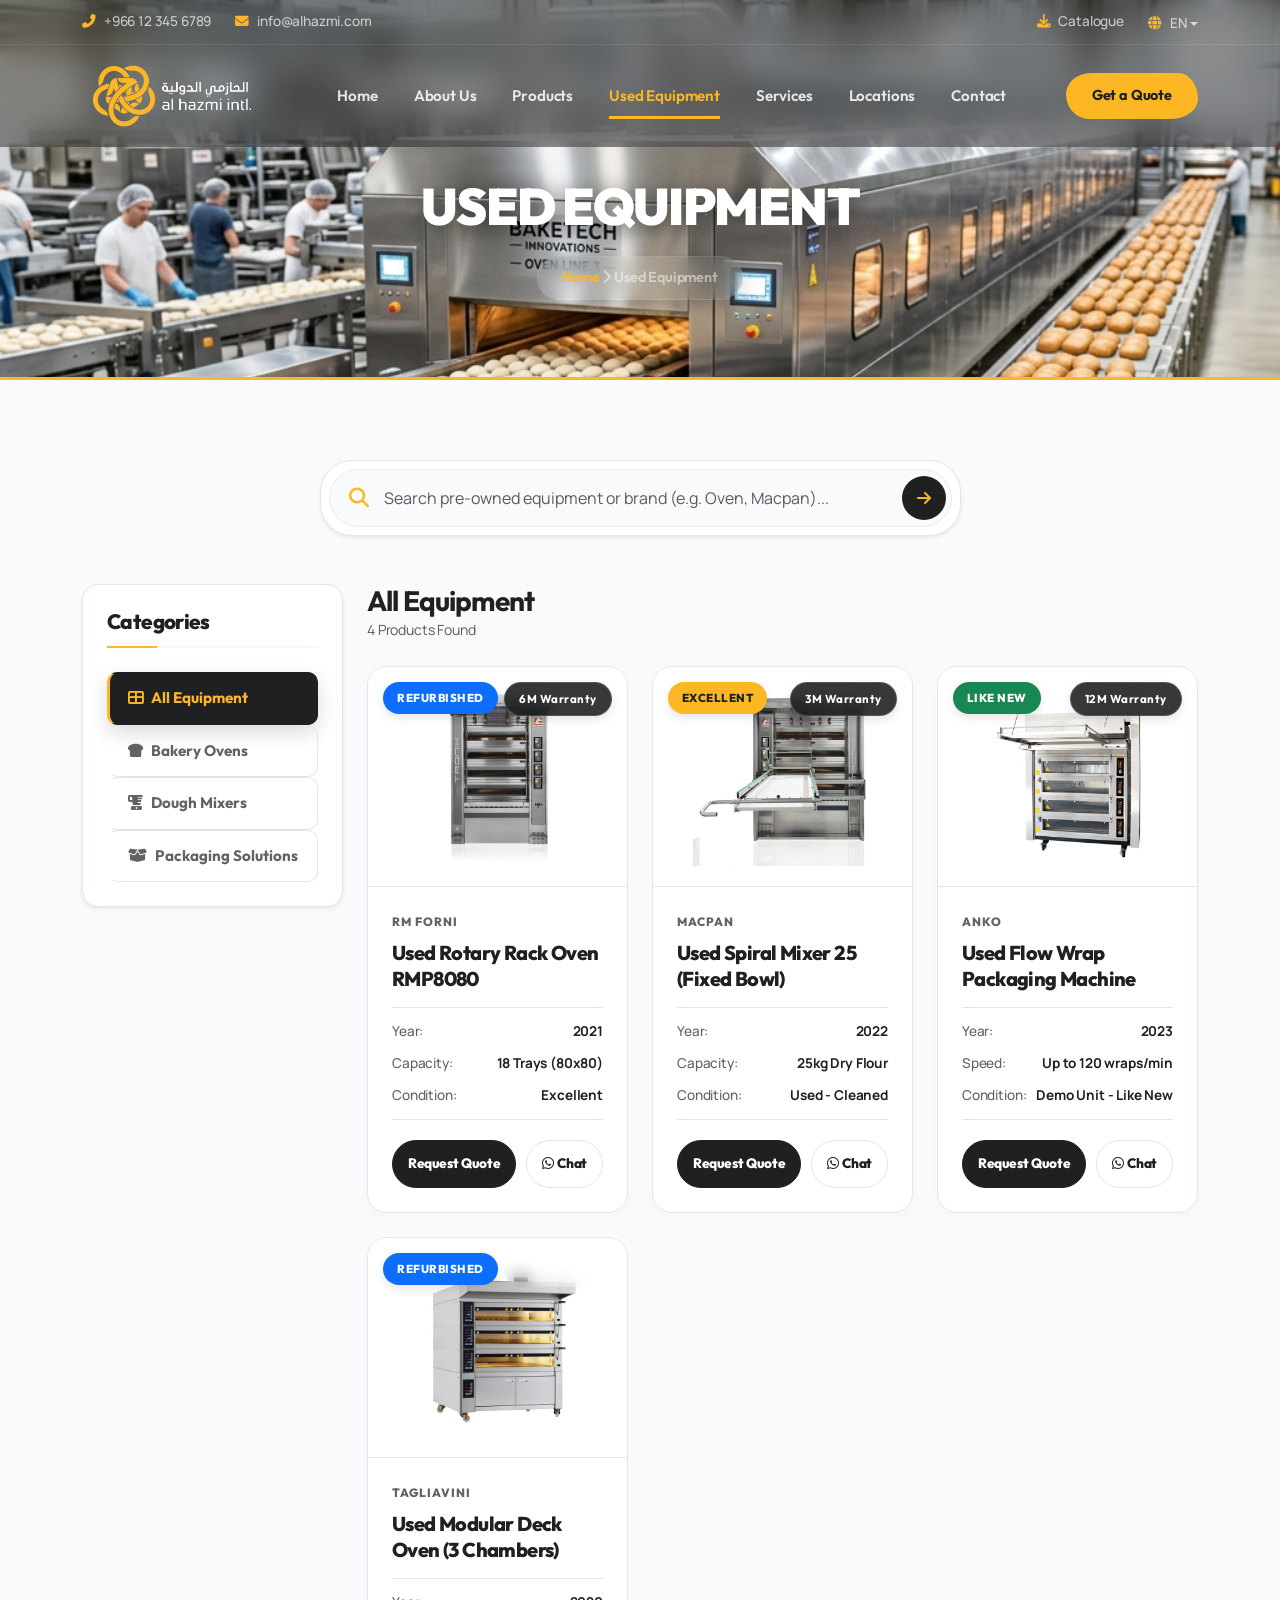
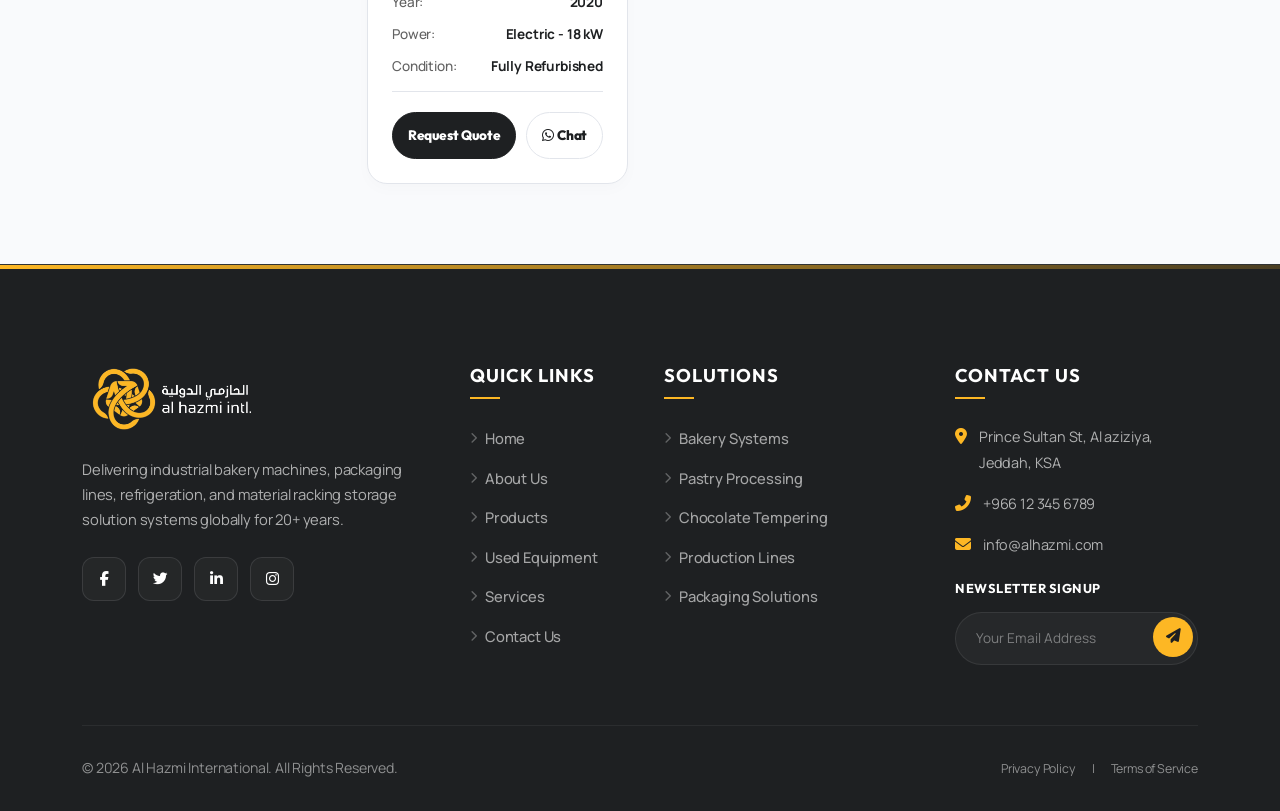
<file: used-equipment.html>
<!DOCTYPE html>
<html lang="en">

<head>
  <meta charset="UTF-8">
  <meta name="viewport" content="width=device-width, initial-scale=1.0">
  <title>Certified Used Equipment | Al Hazmi International</title>
  <meta name="description"
    content="Browse Al Hazmi International's certified pre-owned and refurbished bakery ovens, dough mixers, and packaging machinery in Saudi Arabia.">

  <!-- Bootstrap 5.3 CSS -->
  <link href="https://cdn.jsdelivr.net/npm/bootstrap@5.3.0/dist/css/bootstrap.min.css" rel="stylesheet">

  <!-- Font Awesome 6.4.0 -->
  <link rel="stylesheet" href="https://cdnjs.cloudflare.com/ajax/libs/font-awesome/6.4.0/css/all.min.css">

  <!-- AOS (Animate On Scroll) CSS -->
  <link href="https://unpkg.com/aos@2.3.1/dist/aos.css" rel="stylesheet">

  <!-- Custom Stylesheet -->
  <link rel="stylesheet" href="styles.css">
</head>

<body data-bs-spy="scroll" data-bs-target="#navbar" data-bs-offset="100">

  <!-- Scroll Progress Indicator -->
  <div id="scroll-progress"></div>

  <!-- Page Preloader -->
  <div id="preloader">
    <div class="spinner-box">
      <div class="spinner"></div>
      <div class="preloader-logo">AL HAZMI</div>
    </div>
  </div>

  <!-- Dual-Row Header and Navbar -->
  <header class="fixed-top">
    <!-- Top Contact Bar -->
    <div class="navbar-top-row d-flex align-items-center">
      <div class="container d-flex justify-content-between align-items-center">
        <div class="d-flex gap-4">
          <a href="tel:+966123456789" class="contact-link"><i class="fas fa-phone-alt me-2"></i>+966 12 345 6789</a>
          <a href="mailto:info@alhazmi.com" class="contact-link"><i
              class="fas fa-envelope me-2"></i>info@alhazmi.com</a>
        </div>
        <div class="d-flex align-items-center gap-4">
          <a href="#" class="contact-link"><i class="fas fa-download me-2"></i>Catalogue</a>
          <!-- Language Dropdown -->
          <div class="dropdown">
            <a class="contact-link dropdown-toggle lang-switch" href="#" role="button" id="langDropdown"
              data-bs-toggle="dropdown" aria-expanded="false">
              <i class="fas fa-globe me-2"></i>EN
            </a>
            <ul class="dropdown-menu dropdown-menu-end lang-menu shadow-sm" aria-labelledby="langDropdown">
              <li><a class="dropdown-item fw-bold" href="#">English (EN)</a></li>
              <li><a class="dropdown-item" href="#">العربية (AR)</a></li>
            </ul>
          </div>
        </div>
      </div>
    </div>

    <!-- Main Navigation Bar -->
    <nav id="navbar" class="navbar navbar-expand-lg main-navbar">
      <div class="container">
        <a class="navbar-brand d-flex align-items-center" href="index.html">
          <img src="assets/images/logo-light.png" alt="Al Hazmi International Logo" class="logo-img">
        </a>
        <button class="navbar-toggler border-0 shadow-none" type="button" data-bs-toggle="collapse"
          data-bs-target="#mainNav" aria-controls="mainNav" aria-expanded="false" aria-label="Toggle navigation">
          <span class="navbar-toggler-icon"></span>
        </button>
        <div class="collapse navbar-collapse" id="mainNav">
          <ul class="navbar-nav mx-auto">
            <li class="nav-item">
              <a class="nav-link" href="index.html#home">Home</a>
            </li>
            <li class="nav-item">
              <a class="nav-link" href="about.html">About Us</a>
            </li>
            <li class="nav-item">
              <a class="nav-link" href="products.html">Products</a>
            </li>
            <li class="nav-item">
              <a class="nav-link active" href="used-equipment.html">Used Equipment</a>
            </li>
            <li class="nav-item">
              <a class="nav-link" href="services.html">Services</a>
            </li>
            <li class="nav-item">
              <a class="nav-link" href="locations.html">Locations</a>
            </li>
            <li class="nav-item">
              <a class="nav-link" href="contact.html">Contact</a>
            </li>
          </ul>
          <div>
            <a href="#" class="btn btn-header-cta" data-bs-toggle="modal" data-bs-target="#quoteModal">Get a Quote</a>
          </div>
        </div>
      </div>
    </nav>
  </header>

  <!-- Inner Page Hero Section -->
  <section class="about-hero-section">
    <div class="hero-overlay-gradient"></div>
    <div class="container about-hero-container">
      <div class="row">
        <div class="col-12 text-center" data-aos="fade-up" data-aos-duration="1000">
          <h1 class="about-hero-title">Used Equipment</h1>
          <div class="about-breadcrumbs d-flex justify-content-center align-items-center gap-2">
            <a href="index.html">Home</a>
            <i class="fas fa-chevron-right text-white-50 fs-12"></i>
            <span class="text-white-50">Used Equipment</span>
          </div>
        </div>
      </div>
    </div>
  </section>

  <!-- Certified Used Equipment Section -->
  <section id="used-products" class="section-padding bg-light-alt-section">
    <div class="container">

      <!-- Search Bar -->
      <div class="row mb-5 justify-content-center">
        <div class="col-lg-7">
          <div class="catalog-filter-box p-2 rounded-5 shadow-sm bg-white" data-aos="fade-up">
            <div class="search-input-group">
              <i class="fas fa-search search-icon"></i>
              <input type="text" id="used-search" class="form-control filter-search-input"
                placeholder="Search pre-owned equipment or brand (e.g. Oven, Macpan)...">
              <button class="search-btn btn" type="button"><i class="fas fa-arrow-right"></i></button>
            </div>
          </div>
        </div>
      </div>

      <!-- Mobile/Tablet Filters Toggle Button -->
      <div class="d-lg-none text-center mb-4">
        <button type="button" class="btn btn-primary-dark px-4 py-2.5 rounded-pill font-headings text-white d-inline-flex align-items-center gap-2" id="toggle-filter-drawer" style="background-color: var(--primary-dark); border-color: var(--primary-dark);">
          <i class="fas fa-filter text-gold" style="color: var(--accent-gold);"></i> Filter & Categories
        </button>
      </div>

      <!-- Main Layout with Category Sidebar & Cards -->
      <div class="row g-4">

        <!-- Sidebar Navigation (Desktop) / Drawer (Mobile/Tablet) -->
        <div class="col-lg-3">
          <div class="category-sidebar p-4 bg-white rounded-4 shadow-sm text-start" style="top: 120px; z-index: 10;"
            data-aos="fade-right">
            <!-- Mobile Close Button inside Sidebar -->
            <div class="d-flex justify-content-between align-items-center mb-4 d-lg-none">
              <h5 class="fw-bold mb-0 text-dark">Filters</h5>
              <button type="button" class="btn text-dark p-0 fs-5" id="close-filter-drawer"><i class="fas fa-times"></i></button>
            </div>
            <h4 class="sidebar-title mb-4">Categories</h4>
            <div class="nav flex-column nav-pills category-nav-list" id="category-tabs" role="tablist">
              <!-- All -->
              <div class="category-group w-100">
                <button class="nav-link active w-100 used-filter-btn" data-filter="all" type="button">
                  <i class="fas fa-th-large me-2"></i>All Equipment
                </button>
              </div>

              <!-- Ovens -->
              <div class="category-group w-100">
                <button class="nav-link w-100 used-filter-btn" data-filter="ovens" type="button">
                  <i class="fas fa-bread-slice me-2"></i>Bakery Ovens
                </button>
              </div>

              <!-- Mixers -->
              <div class="category-group w-100">
                <button class="nav-link w-100 used-filter-btn" data-filter="mixers" type="button">
                  <i class="fas fa-blender me-2"></i>Dough Mixers
                </button>
              </div>

              <!-- Packaging -->
              <div class="category-group w-100">
                <button class="nav-link w-100 used-filter-btn" data-filter="packaging" type="button">
                  <i class="fas fa-box-open me-2"></i>Packaging Solutions
                </button>
              </div>
            </div>
          </div>
        </div>

        <!-- Product Cards Grid -->
        <div class="col-lg-9 text-start">
          <div class="d-flex justify-content-between align-items-center mb-4 flex-wrap gap-2" data-aos="fade-down">
            <div>
              <h3 id="active-category-title" class="fw-bold mb-0">All Equipment</h3>
              <p class="text-muted mb-0 small" id="results-count">4 Products Found</p>
            </div>
          </div>

          <div class="row g-4" id="used-products-grid">

            <!-- Product 1: Used Rotary Oven -->
            <div class="col-6 col-md-6 col-lg-4 used-product-col" data-category="ovens" data-aos="fade-up"
              data-aos-delay="100">
              <div class="used-product-card">
                <div class="used-img-wrap">
                  <span class="used-badge-condition refurbished">Refurbished</span>
                  <span class="used-badge-warranty">6M Warranty</span>
                  <img src="assets/images/products/1.webp" alt="Used Rotary Rack Oven">
                </div>
                <div class="used-card-body">
                  <span class="used-brand-tag">RM FORNI</span>
                  <h3 class="used-card-title">Used Rotary Rack Oven RMP8080</h3>
                  <ul class="used-specs-list">
                    <li class="used-spec-item">
                      <span class="used-spec-label">Year:</span>
                      <span class="used-spec-value">2021</span>
                    </li>
                    <li class="used-spec-item">
                      <span class="used-spec-label">Capacity:</span>
                      <span class="used-spec-value">18 Trays (80x80)</span>
                    </li>
                    <li class="used-spec-item">
                      <span class="used-spec-label">Condition:</span>
                      <span class="used-spec-value">Excellent</span>
                    </li>
                  </ul>
                  <div class="used-card-footer">
                    <a href="#" class="btn-used-inquire btn-primary-dark" data-bs-toggle="modal"
                      data-bs-target="#quoteModal" onclick="setQuoteInterest('used_machine')">Request Quote</a>
                    <a href="https://wa.me/966123456789?text=Hello%2C%20I%20am%20interested%20in%20the%20Used%20Rotary%20Rack%20Oven%20RMP8080."
                      target="_blank" class="btn-used-inquire btn-outline-gold"><i class="fab fa-whatsapp"></i> Chat</a>
                  </div>
                </div>
              </div>
            </div>

            <!-- Product 2: Used Spiral Mixer -->
            <div class="col-6 col-md-6 col-lg-4 used-product-col" data-category="mixers" data-aos="fade-up"
              data-aos-delay="200">
              <div class="used-product-card">
                <div class="used-img-wrap">
                  <span class="used-badge-condition excellent">Excellent</span>
                  <span class="used-badge-warranty">3M Warranty</span>
                  <img src="assets/images/products/2.webp" alt="Used Spiral Mixer 25">
                </div>
                <div class="used-card-body">
                  <span class="used-brand-tag">MACPAN</span>
                  <h3 class="used-card-title">Used Spiral Mixer 25 (Fixed Bowl)</h3>
                  <ul class="used-specs-list">
                    <li class="used-spec-item">
                      <span class="used-spec-label">Year:</span>
                      <span class="used-spec-value">2022</span>
                    </li>
                    <li class="used-spec-item">
                      <span class="used-spec-label">Capacity:</span>
                      <span class="used-spec-value">25kg Dry Flour</span>
                    </li>
                    <li class="used-spec-item">
                      <span class="used-spec-label">Condition:</span>
                      <span class="used-spec-value">Used - Cleaned</span>
                    </li>
                  </ul>
                  <div class="used-card-footer">
                    <a href="#" class="btn-used-inquire btn-primary-dark" data-bs-toggle="modal"
                      data-bs-target="#quoteModal" onclick="setQuoteInterest('bakery')">Request Quote</a>
                    <a href="https://wa.me/966123456789?text=Hello%2C%20I%20am%20interested%20in%20the%20Used%20Spiral%20Mixer%2025."
                      target="_blank" class="btn-used-inquire btn-outline-gold"><i class="fab fa-whatsapp"></i> Chat</a>
                  </div>
                </div>
              </div>
            </div>

            <!-- Product 3: Used Flow Wrap Machine -->
            <div class="col-6 col-md-6 col-lg-4 used-product-col" data-category="packaging" data-aos="fade-up"
              data-aos-delay="300">
              <div class="used-product-card">
                <div class="used-img-wrap">
                  <span class="used-badge-condition likenew">Like New</span>
                  <span class="used-badge-warranty">12M Warranty</span>
                  <img src="assets/images/products/3.png" alt="Used Flow Wrap Machine">
                </div>
                <div class="used-card-body">
                  <span class="used-brand-tag">ANKO</span>
                  <h3 class="used-card-title">Used Flow Wrap Packaging Machine</h3>
                  <ul class="used-specs-list">
                    <li class="used-spec-item">
                      <span class="used-spec-label">Year:</span>
                      <span class="used-spec-value">2023</span>
                    </li>
                    <li class="used-spec-item">
                      <span class="used-spec-label">Speed:</span>
                      <span class="used-spec-value">Up to 120 wraps/min</span>
                    </li>
                    <li class="used-spec-item">
                      <span class="used-spec-label">Condition:</span>
                      <span class="used-spec-value">Demo Unit - Like New</span>
                    </li>
                  </ul>
                  <div class="used-card-footer">
                    <a href="#" class="btn-used-inquire btn-primary-dark" data-bs-toggle="modal"
                      data-bs-target="#quoteModal" onclick="setQuoteInterest('used_machine')">Request Quote</a>
                    <a href="https://wa.me/966123456789?text=Hello%2C%20I%20am%20interested%20in%20the%20Used%20Flow%20Wrap%20Packaging%20Machine."
                      target="_blank" class="btn-used-inquire btn-outline-gold"><i class="fab fa-whatsapp"></i> Chat</a>
                  </div>
                </div>
              </div>
            </div>

            <!-- Product 4: Used Modular Deck Oven -->
            <div class="col-6 col-md-6 col-lg-4 used-product-col" data-category="ovens" data-aos="fade-up"
              data-aos-delay="400">
              <div class="used-product-card">
                <div class="used-img-wrap">
                  <span class="used-badge-condition refurbished">Refurbished</span>
                  <span class="used-badge-warranty">6M Warranty</span>
                  <img src="assets/images/products/4.jpg" alt="Used Modular Deck Oven">
                </div>
                <div class="used-card-body">
                  <span class="used-brand-tag">TAGLIAVINI</span>
                  <h3 class="used-card-title">Used Modular Deck Oven (3 Chambers)</h3>
                  <ul class="used-specs-list">
                    <li class="used-spec-item">
                      <span class="used-spec-label">Year:</span>
                      <span class="used-spec-value">2020</span>
                    </li>
                    <li class="used-spec-item">
                      <span class="used-spec-label">Power:</span>
                      <span class="used-spec-value">Electric - 18 kW</span>
                    </li>
                    <li class="used-spec-item">
                      <span class="used-spec-label">Condition:</span>
                      <span class="used-spec-value">Fully Refurbished</span>
                    </li>
                  </ul>
                  <div class="used-card-footer">
                    <a href="#" class="btn-used-inquire btn-primary-dark" data-bs-toggle="modal"
                      data-bs-target="#quoteModal" onclick="setQuoteInterest('pastry')">Request Quote</a>
                    <a href="https://wa.me/966123456789?text=Hello%2C%20I%20am%20interested%20in%20the%20Used%20Modular%20Deck%20Oven."
                      target="_blank" class="btn-used-inquire btn-outline-gold"><i class="fab fa-whatsapp"></i> Chat</a>
                  </div>
                </div>
              </div>
            </div>

          </div>
        </div>

      </div>
    </div>
  </section>

  <!-- Footer -->
  <footer class="site-footer">
    <div class="container">
      <div class="row g-5">

        <!-- Col 1: About & Info -->
        <div class="col-lg-4 col-md-6 text-start">
          <a class="d-flex align-items-center mb-4 text-white" href="index.html">
            <img src="assets/images/logo-light.png" alt="Al Hazmi International Logo" class="logo-img">
          </a>
          <p class="mb-4" style="line-height: 1.7;">Delivering industrial bakery machines, packaging lines, refrigeration, and material racking storage solution systems globally for 20+ years.</p>
          <div class="footer-social-icons">
            <a href="#" aria-label="Facebook"><i class="fab fa-facebook-f"></i></a>
            <a href="#" aria-label="Twitter"><i class="fab fa-twitter"></i></a>
            <a href="#" aria-label="LinkedIn"><i class="fab fa-linkedin-in"></i></a>
            <a href="#" aria-label="Instagram"><i class="fab fa-instagram"></i></a>
          </div>
        </div>

        <!-- Col 2: Quick Links -->
        <div class="col-lg-2 col-md-6 text-start">
          <h4 class="footer-widget-title">Quick Links</h4>
          <ul class="footer-links">
            <li><a href="index.html#home"><i class="fas fa-chevron-right"></i> Home</a></li>
            <li><a href="about.html"><i class="fas fa-chevron-right"></i> About Us</a></li>
            <li><a href="products.html"><i class="fas fa-chevron-right"></i> Products</a></li>
            <li><a href="used-equipment.html"><i class="fas fa-chevron-right"></i> Used Equipment</a></li>
            <li><a href="services.html"><i class="fas fa-chevron-right"></i> Services</a></li>
            <li><a href="contact.html"><i class="fas fa-chevron-right"></i> Contact Us</a></li>
          </ul>
        </div>

        <!-- Col 3: Solutions -->
        <div class="col-lg-3 col-md-6 text-start">
          <h4 class="footer-widget-title">Solutions</h4>
          <ul class="footer-links">
            <li><a href="products.html?category=bakery"><i class="fas fa-chevron-right"></i> Bakery Systems</a></li>
            <li><a href="products.html?category=pastry"><i class="fas fa-chevron-right"></i> Pastry Processing</a></li>
            <li><a href="products.html?category=chocolate"><i class="fas fa-chevron-right"></i> Chocolate Tempering</a></li>
            <li><a href="products.html?category=production"><i class="fas fa-chevron-right"></i> Production Lines</a></li>
            <li><a href="products.html?category=packaging"><i class="fas fa-chevron-right"></i> Packaging Solutions</a></li>
          </ul>
        </div>

        <!-- Col 4: Contact & Newsletter -->
        <div class="col-lg-3 col-md-6 text-start">
          <h4 class="footer-widget-title">Contact Us</h4>
          <ul class="footer-contact-info mb-4">
            <li><i class="fas fa-map-marker-alt"></i> Prince Sultan St, Al aziziya, Jeddah, KSA</li>
            <li><i class="fas fa-phone-alt"></i> +966 12 345 6789</li>
            <li><i class="fas fa-envelope"></i> info@alhazmi.com</li>
          </ul>
          
          <h5 class="text-white small fw-bold text-uppercase mb-2" style="letter-spacing: 0.5px;">Newsletter Signup</h5>
          <form class="footer-newsletter-form">
            <input type="email" placeholder="Your Email Address" required>
            <button type="submit" aria-label="Subscribe"><i class="fas fa-paper-plane"></i></button>
          </form>
        </div>

      </div>

      <!-- Footer Bottom -->
      <div class="footer-bottom">
        <div class="row align-items-center">
          <div class="col-md-6 text-md-start text-center mb-3 mb-md-0">
            <p class="mb-0">&copy; 2026 Al Hazmi International. All Rights Reserved.</p>
          </div>
          <div class="col-md-6 text-md-end text-center">
            <div class="d-flex justify-content-center justify-content-md-end gap-3 small">
              <a href="#" class="text-decoration-none text-white-50 hover-text-gold">Privacy Policy</a>
              <span class="text-white-50">|</span>
              <a href="#" class="text-decoration-none text-white-50 hover-text-gold">Terms of Service</a>
            </div>
          </div>
        </div>
      </div>
    </div>
  </footer>

  <!-- Get a Quote Modal -->
  <div class="modal fade" id="quoteModal" tabindex="-1" aria-labelledby="quoteModalLabel" aria-hidden="true">
    <div class="modal-dialog modal-dialog-centered modal-lg">
      <div class="modal-content border-0 rounded-4 overflow-hidden shadow-lg bg-dark text-white">
        <div class="modal-header border-bottom border-secondary p-4" style="background: #1c1d1f;">
          <div class="d-flex align-items-center gap-3">
            <div class="bg-gold p-2 rounded-3 text-dark d-flex align-items-center justify-content-center"
              style="width: 40px; height: 40px; background-color: var(--accent-gold);">
              <i class="fas fa-file-invoice-dollar fs-5"></i>
            </div>
            <div>
              <h5 class="modal-title fw-bold font-headings text-white mb-0" id="quoteModalLabel">Request a Custom Quote
              </h5>
              <p class="text-white-50 mb-0 small">Tell us about your production requirements</p>
            </div>
          </div>
          <button type="button" class="btn-close btn-close-white" data-bs-dismiss="modal" aria-label="Close"></button>
        </div>
        <div class="modal-body p-4 p-md-5" style="background: var(--primary-dark);">
          <form id="modalQuoteForm" novalidate>
            <div class="row g-4">
              <!-- Full Name -->
              <div class="col-md-6 text-start">
                <label for="modalName" class="form-label small fw-semibold text-white-50 text-uppercase"
                  style="letter-spacing: 0.5px;">Full Name *</label>
                <div class="input-group">
                  <span class="input-group-text"><i class="fas fa-user"></i></span>
                  <input type="text" class="form-control" id="modalName" placeholder="John Doe" required>
                </div>
              </div>
              <!-- Business Email -->
              <div class="col-md-6 text-start">
                <label for="modalEmail" class="form-label small fw-semibold text-white-50 text-uppercase"
                  style="letter-spacing: 0.5px;">Business Email *</label>
                <div class="input-group">
                  <span class="input-group-text"><i class="fas fa-envelope"></i></span>
                  <input type="email" class="form-control" id="modalEmail" placeholder="name@company.com" required>
                </div>
              </div>
              <!-- Phone -->
              <div class="col-md-6 text-start">
                <label for="modalPhone" class="form-label small fw-semibold text-white-50 text-uppercase"
                  style="letter-spacing: 0.5px;">Phone Number *</label>
                <div class="input-group">
                  <span class="input-group-text"><i class="fas fa-phone-alt"></i></span>
                  <input type="tel" class="form-control" id="modalPhone" placeholder="+966 50 000 0000" required>
                </div>
              </div>
              <!-- Company Name -->
              <div class="col-md-6 text-start">
                <label for="modalCompany" class="form-label small fw-semibold text-white-50 text-uppercase"
                  style="letter-spacing: 0.5px;">Company Name</label>
                <div class="input-group">
                  <span class="input-group-text"><i class="fas fa-building"></i></span>
                  <input type="text" class="form-control" id="modalCompany" placeholder="Al Hazmi Co.">
                </div>
              </div>
              <!-- Product Category -->
              <div class="col-md-12 text-start">
                <label for="modalCategory" class="form-label small fw-semibold text-white-50 text-uppercase"
                  style="letter-spacing: 0.5px;">Interest Category *</label>
                <div class="input-group">
                  <span class="input-group-text"><i class="fas fa-th-large"></i></span>
                  <select class="form-select" id="modalCategory" required>
                    <option value="" disabled selected>Select category...</option>
                    <option value="industrial_line">Industrial Line</option>
                    <option value="bakery">Bakery Equipment</option>
                    <option value="pastry">Pastry Equipment</option>
                    <option value="chocolate">Chocolate Machine</option>
                    <option value="kitchen">Kitchen Equipment</option>
                    <option value="packing_machine">Packing Machine</option>
                    <option value="packaging_materials">Packaging Materials</option>
                    <option value="supermarket">Supermarket solution</option>
                    <option value="used_machine">Used Machine</option>
                  </select>
                </div>
              </div>
              <!-- Message -->
              <div class="col-md-12 text-start">
                <label for="modalMessage" class="form-label small fw-semibold text-white-50 text-uppercase"
                  style="letter-spacing: 0.5px;">Production Requirements / Message</label>
                <textarea class="form-control" id="modalMessage" rows="4"
                  placeholder="Please describe the machine capacity, target products, and electrical specs..."></textarea>
              </div>
            </div>
            <!-- Submit Button -->
            <div class="mt-4 pt-2 text-end">
              <button type="button"
                class="btn btn-outline-secondary px-4 py-2 me-2 rounded-pill font-headings text-white-50 border-secondary"
                data-bs-dismiss="modal">Cancel</button>
              <button type="submit" class="btn btn-header-cta px-4 py-2">Submit Request <i
                  class="fas fa-paper-plane ms-2"></i></button>
            </div>
          </form>
          <!-- Success Message -->
          <div id="modalSuccessMsg" class="d-none py-5 text-center">
            <div class="mb-4">
              <span class="bg-gold rounded-circle d-inline-flex align-items-center justify-content-center"
                style="width: 80px; height: 80px; box-shadow: 0 0 0 10px rgba(253, 183, 36, 0.15); background-color: var(--accent-gold);">
                <i class="fas fa-check text-dark fs-1"></i>
              </span>
            </div>
            <h3 class="fw-bold font-headings text-white mb-2">Quote Request Received!</h3>
            <p class="text-white-50 mx-auto" style="max-width: 480px; line-height: 1.6;">
              Thank you for requesting a quote. Our engineering sales team will review your requirements and get in
              touch with a customized proposal within 24 hours.
            </p>
            <button type="button"
              class="btn btn-outline-secondary px-4 py-2 mt-4 rounded-pill font-headings text-white-50 border-secondary"
              data-bs-dismiss="modal">Close Window</button>
          </div>
        </div>
      </div>
    </div>
  </div>

  <!-- JS Scripts -->
  <!-- Bootstrap Bundle 5.3 JS -->
  <script src="https://cdn.jsdelivr.net/npm/bootstrap@5.3.0/dist/js/bootstrap.bundle.min.js"></script>

  <!-- AOS Animation JS -->
  <script src="https://unpkg.com/aos@2.3.1/dist/aos.js"></script>

  <script>
    // Pre-select category interest in quote modal
    function setQuoteInterest(categoryVal) {
      const categorySelect = document.getElementById('modalCategory');
      if (categorySelect) {
        categorySelect.value = categoryVal;
      }
    }

    // Initialize Scroll Reveal Animations (AOS) and Filtering
    document.addEventListener('DOMContentLoaded', () => {
      const filterBtns = document.querySelectorAll('.used-filter-btn');
      const cols = document.querySelectorAll('.used-product-col');
      const searchInput = document.getElementById('used-search');
      const categoryTitle = document.getElementById('active-category-title');
      const resultsCount = document.getElementById('results-count');

      let activeFilter = 'all';
      let searchKeyword = '';

      function filterProducts() {
        let visibleCount = 0;
        cols.forEach(col => {
          const category = col.getAttribute('data-category');
          const title = col.querySelector('.used-card-title').textContent.toLowerCase();
          const brand = col.querySelector('.used-brand-tag').textContent.toLowerCase();

          const matchesCategory = (activeFilter === 'all' || category === activeFilter);
          const matchesSearch = (!searchKeyword || title.includes(searchKeyword) || brand.includes(searchKeyword));

          if (matchesCategory && matchesSearch) {
            col.style.display = 'block';
            col.classList.remove('fade-out');
            visibleCount++;
          } else {
            col.classList.add('fade-out');
            col.style.display = 'none';
          }
        });

        if (resultsCount) {
          resultsCount.textContent = `${visibleCount} Product${visibleCount === 1 ? '' : 's'} Found`;
        }
      }

      if (filterBtns.length > 0) {
        filterBtns.forEach(btn => {
          btn.addEventListener('click', () => {
            filterBtns.forEach(b => b.classList.remove('active'));
            btn.classList.add('active');

            activeFilter = btn.getAttribute('data-filter');
            if (categoryTitle) {
              categoryTitle.textContent = btn.textContent.trim();
            }
            filterProducts();
          });
        });
      }
      if (searchInput) {
        searchInput.addEventListener('input', (e) => {
          searchKeyword = e.target.value.toLowerCase().trim();
          filterProducts();
        });
      }

      // Mobile/Tablet Filter Drawer Toggle Logic
      const toggleBtn = document.getElementById('toggle-filter-drawer');
      const closeBtn = document.getElementById('close-filter-drawer');
      const sidebar = document.querySelector('.category-sidebar');
      
      const backdrop = document.createElement('div');
      backdrop.className = 'filter-drawer-backdrop';
      document.body.appendChild(backdrop);

      if (toggleBtn && sidebar) {
        toggleBtn.addEventListener('click', () => {
          sidebar.classList.add('active');
          backdrop.classList.add('active');
          document.body.style.overflow = 'hidden';
        });
      }

      function closeDrawer() {
        if (sidebar) sidebar.classList.remove('active');
        backdrop.classList.remove('active');
        document.body.style.overflow = '';
      }

      if (closeBtn) closeBtn.addEventListener('click', closeDrawer);
      backdrop.addEventListener('click', closeDrawer);

      // Close drawer when category links are clicked on mobile
      if (sidebar) {
        const filterActions = sidebar.querySelectorAll('button');
        filterActions.forEach(btn => {
          btn.addEventListener('click', () => {
            if (window.innerWidth < 992) {
              closeDrawer();
            }
          });
        });
      }

      AOS.init({
        duration: 900,
        once: true,
        offset: 120,
        easing: 'ease-out-cubic'
      });

      // Hide Preloader smoothly
      const preloader = document.getElementById('preloader');
      setTimeout(() => {
        preloader.style.opacity = '0';
        preloader.style.visibility = 'hidden';
      }, 500);
    });

    // Handle Scroll Effects (Navbar shrinking, Scroll Progress)
    window.addEventListener('scroll', () => {
      const scrollY = window.scrollY;
      const docHeight = document.documentElement.scrollHeight - window.innerHeight;

      // Shrink Navbar on Scroll
      if (scrollY > 60) {
        document.body.classList.add('navbar-scrolled');
      } else {
        document.body.classList.remove('navbar-scrolled');
      }

      // Update Scroll Progress bar at top
      const scrollPct = (scrollY / docHeight) * 100;
      document.getElementById('scroll-progress').style.width = scrollPct + '%';
    });

    // Handle Quote Modal Submit
    document.addEventListener('DOMContentLoaded', () => {
      const form = document.getElementById('modalQuoteForm');
      const successMsg = document.getElementById('modalSuccessMsg');

      if (form) {
        form.addEventListener('submit', (e) => {
          e.preventDefault();

          if (!form.checkValidity()) {
            e.stopPropagation();
            form.classList.add('was-validated');
            return;
          }

          form.classList.add('d-none');
          successMsg.classList.remove('d-none');

          const modalEl = document.getElementById('quoteModal');
          modalEl.addEventListener('hidden.bs.modal', () => {
            form.reset();
            form.classList.remove('was-validated');
            form.classList.remove('d-none');
            successMsg.classList.add('d-none');
          }, { once: true });
        });
      }
    });
  </script>
</body>

</html>
</file>
<file: styles.css>
/* 
   Al Hazmi International - Redesign Stylesheet
   Inspired by Steelix Home 3 Design System
*/

/* --- Google Fonts --- */
@import url('https://fonts.googleapis.com/css2?family=Manrope:wght@300;400;500;600;700;800&family=Outfit:wght@300;400;500;600;700;800;900&display=swap');

/* --- Design Tokens --- */
:root {
  --primary-dark: #1e2022;
  --primary-dark-rgb: 30, 32, 34;
  --primary-slate: #626262;
  --primary-slate-rgb: 98, 98, 98;
  --accent-gold: #FDB724;
  --accent-gold-rgb: 253, 183, 36;
  --text-color: #525760;
  --text-color-rgb: 82, 87, 96;
  --bg-light: #F6F7FA;
  --bg-light-alt: #F9FAFC;
  --border-color: #E2E5EB;
  --white: #ffffff;
  --font-headings: 'Outfit', sans-serif;
  --font-body: 'Manrope', sans-serif;
  --transition-smooth: all 0.6s cubic-bezier(0.16, 1, 0.3, 1);
  --transition-elastic: all 0.5s cubic-bezier(0.175, 0.885, 0.32, 1.275);
  --transition-fast: all 0.2s cubic-bezier(0.25, 0.8, 0.25, 1);
}

/* --- Base Reset & General --- */
* {
  box-sizing: border-box;
  margin: 0;
  padding: 0;
}

html,
body {
  overflow-x: hidden
}

body {
  font-family: var(--font-body);
  color: var(--text-color);
  background-color: var(--white);
  line-height: 1.75;
  overflow-x: hidden;
  position: relative;
  letter-spacing: -0.01em;
}

h1,
h2,
h3,
h4,
h5,
h6 {
  font-family: var(--font-headings);
  color: var(--primary-dark);
  font-weight: 800;
  line-height: 1.2;
  letter-spacing: -0.03em;
}

a {
  color: var(--primary-slate);
  text-decoration: none;
  transition: var(--transition-fast);
}

a:hover {
  color: var(--accent-gold);
}

/* --- Scroll Progress Bar --- */
#scroll-progress {
  position: fixed;
  top: 0;
  left: 0;
  height: 4px;
  background: linear-gradient(90deg, var(--primary-slate), var(--accent-gold));
  z-index: 9999;
  width: 0%;
  transition: width 0.1s ease-out;
}

/* --- Custom Scrollbar --- */
::-webkit-scrollbar {
  width: 10px;
}

::-webkit-scrollbar-track {
  background: var(--bg-light);
}

::-webkit-scrollbar-thumb {
  background: var(--primary-slate);
  border-radius: 5px;
  border: 2px solid var(--bg-light);
}

::-webkit-scrollbar-thumb:hover {
  background: var(--accent-gold);
}

/* --- Preloader --- */
#preloader {
  position: fixed;
  top: 0;
  left: 0;
  width: 100%;
  height: 100%;
  background-color: var(--primary-dark);
  z-index: 999999;
  display: flex;
  justify-content: center;
  align-items: center;
  transition: opacity 0.5s ease, visibility 0.5s ease;
}

.spinner-box {
  width: 120px;
  height: 120px;
  display: flex;
  justify-content: center;
  align-items: center;
  flex-direction: column;
}

.spinner {
  width: 60px;
  height: 60px;
  border: 4px solid rgba(255, 255, 255, 0.1);
  border-left-color: var(--accent-gold);
  border-radius: 50%;
  animation: spin 1s linear infinite;
  margin-bottom: 20px;
}

.preloader-logo {
  color: var(--white);
  font-family: var(--font-headings);
  font-weight: 800;
  font-size: 1.1rem;
  letter-spacing: 2px;
  text-align: center;
  opacity: 0;
  transform: translateY(10px);
  animation: fadeInUp 0.8s ease forwards 0.2s;
}

@keyframes spin {
  0% {
    transform: rotate(0deg);
  }

  100% {
    transform: rotate(360deg);
  }
}

@keyframes fadeInUp {
  to {
    opacity: 1;
    transform: translateY(0);
  }
}

header {
  background: rgba(21, 22, 24, 0.449);
  backdrop-filter: blur(16px);
}

/* --- Dual-Row Navbar & Header --- */
.navbar-top-row {
  background-color: transparent;
  border-bottom: 1px solid rgba(255, 255, 255, 0.08);
  padding: 8px 0;
  transition: var(--transition-smooth);

}

.navbar-top-row .contact-link {
  color: rgba(255, 255, 255, 0.7);
  font-size: 0.85rem;
  font-weight: 500;
  display: inline-flex;
  align-items: center;
}

.navbar-top-row .contact-link i {
  color: var(--accent-gold);
}

.navbar-top-row .contact-link:hover {
  color: var(--accent-gold);
}

.lang-switch {
  color: rgba(255, 255, 255, 0.8);
  font-size: 0.85rem;
  font-weight: 600;
}

.lang-switch:hover {
  color: var(--accent-gold);
}

.lang-menu {
  background-color: var(--primary-dark);
  border: 1px solid rgba(255, 255, 255, 0.1);
  border-radius: 12px;
}

.lang-menu .dropdown-item {
  color: rgba(255, 255, 255, 0.8);
  font-size: 0.85rem;
  transition: var(--transition-fast);
}

.lang-menu .dropdown-item:hover {
  background-color: var(--accent-gold);
  color: var(--primary-dark);
}

/* Bottom Main Navbar */
.main-navbar {
  background-color: transparent;
  box-shadow: none;
  transition: var(--transition-smooth);
  padding: 12px 0;
  /* border-bottom: 1px solid rgba(255, 255, 255, 0.125); */
}

/* Scroll behaviour class added by JS */
.navbar-scrolled .navbar-top-row {
  margin-top: -42px;
  opacity: 0;
  visibility: hidden;
}

.navbar-scrolled .main-navbar {
  top: 0;
  padding: 14px 0;
  background-color: rgba(21, 22, 24, 0.85);
  backdrop-filter: blur(16px);
  -webkit-backdrop-filter: blur(16px);
  box-shadow: 0 10px 40px rgba(0, 0, 0, 0.2);
  border-bottom: 1px solid rgba(255, 255, 255, 0.08);
}

.logo-img {
  height: 68px;
  width: auto;
  object-fit: contain;
  transition: var(--transition-elastic);
}

.navbar-scrolled .logo-img {
  height: 44px;
}

.main-navbar .nav-link {
  color: rgba(255, 255, 255, 0.85) !important;
  font-family: var(--font-headings);
  font-weight: 600;
  font-size: 0.95rem;
  padding: 10px 18px !important;
  position: relative;
  transition: var(--transition-elastic);
}

.main-navbar .nav-link::after {
  content: '';
  position: absolute;
  bottom: 0;
  left: 18px;
  width: 0;
  height: 3px;
  background-color: var(--accent-gold);
  transition: var(--transition-elastic);
}

.main-navbar .nav-link:hover::after,
.main-navbar .nav-link.active::after {
  width: calc(100% - 36px);
}

.main-navbar .nav-link:hover,
.main-navbar .nav-link.active {
  color: var(--accent-gold) !important;
  transition-delay: 0.04s;
}

/* Premium Header Buttons */
.btn-header-cta {
  background-color: var(--accent-gold);
  color: var(--primary-dark);
  font-family: var(--font-headings);
  font-weight: 700;
  font-size: 0.9rem;
  padding: 10px 24px;
  border-radius: 30px 24px 34px 28px / 26px 32px 24px 30px;
  border: 2px solid var(--accent-gold);

  transition: var(--transition-elastic);
  position: relative;
  overflow: hidden;
  z-index: 1;
}

.btn-header-cta:hover {
  background-color: var(--white);
  color: var(--primary-dark);
  border-color: var(--white);

  transform: translateY(-2px);
}

/* --- Hero Section & Carousel --- */
.hero-section {
  position: relative;
  min-height: 100vh;
  display: flex;
  align-items: center;
  background-color: var(--primary-dark);
  overflow: hidden;
  padding-top: 140px;
  padding-bottom: 120px;
}

.hero-bg-video {
  position: absolute;
  top: 0;
  left: 0;
  width: 100%;
  height: 100%;
  object-fit: cover;
  opacity: 0.45;
  z-index: 2;
}

.hero-bg-image {
  position: absolute;
  top: 0;
  left: 0;
  width: 100%;
  height: 100%;
  object-fit: cover;
  opacity: 0.55;
  transform: scale(1.05);
  animation: zoomSlow 25s ease-out infinite alternate;
  z-index: 1;
}

.hero-overlay-gradient {
  position: absolute;
  top: 0;
  left: 0;
  width: 100%;
  height: 100%;
  /* background: linear-gradient(90deg, rgba(21, 22, 24, 0.646) 0%, rgba(21, 22, 24, 0.73) 35%, rgba(21, 22, 24, 0.487) 70%, rgba(21, 22, 24, 0.092) 100%); */
  z-index: 3;
  opacity: 0.8;
}

@keyframes zoomSlow {
  from {
    transform: scale(1);
  }

  to {
    transform: scale(1.08);
  }
}

.hero-container {
  position: relative;
  z-index: 10;
}

.hero-tag-wrap {
  display: flex;
  align-items: center;
  gap: 12px;
}

.hero-tag-line {
  width: 24px;
  height: 6px;
  background-color: var(--accent-gold);
  border-radius: 10px;
  display: inline-block;
}

.hero-tag-text {
  font-family: var(--font-headings);
  font-weight: 700;
  font-size: 0.85rem;
  letter-spacing: 2px;
  text-transform: uppercase;
  color: rgba(255, 255, 255, 0.8);
}

.hero-title {
  color: var(--white);
  font-size: clamp(2rem, 4.8vw, 3.2rem);
  font-weight: 700;
  line-height: 1.15;
  letter-spacing: -0.03em;
  margin-bottom: 20px;
}

.inline-video-thumb {
  display: inline-flex;
  align-items: center;
  justify-content: center;
  position: relative;
  width: 95px;
  height: 54px;
  border-radius: 12px 6px 14px 8px / 8px 14px 6px 12px;
  overflow: hidden;
  border: 2px solid rgba(255, 255, 255, 0.35);
  box-shadow: 4px 4px 0px rgba(253, 183, 36, 0.25), 0 8px 20px rgba(0, 0, 0, 0.25);
  vertical-align: middle;
  cursor: pointer;
  transition: var(--transition-elastic);
}

.inline-video-thumb img {
  width: 100%;
  height: 100%;
  object-fit: cover;
  filter: brightness(0.7);
  transition: var(--transition-smooth);
}

.inline-video-thumb i {
  position: absolute;
  color: var(--white);
  font-size: 0.65rem;
  z-index: 2;
  background-color: rgba(21, 22, 24, 0.8);
  border-radius: 50%;
  width: 24px;
  height: 24px;
  display: flex;
  align-items: center;
  justify-content: center;
  transition: var(--transition-fast);
}

.inline-video-thumb:hover {
  transform: scale(1.08) rotate(1.5deg);
  border-color: var(--accent-gold);
}

.inline-video-thumb:hover img {
  filter: brightness(0.9);
}

.inline-video-thumb:hover i {
  background-color: var(--accent-gold);
  color: var(--primary-dark);
}

.hero-desc {
  color: rgba(255, 255, 255, 0.75);
  font-size: 1.05rem;
  max-width: 600px;
  /* margin-bottom: 35px; */
  line-height: 1.65;
  letter-spacing: -0.01em;
}

/* Explore More Button */
.btn-explore-more {
  display: inline-flex;
  align-items: center;
  background-color: var(--white);
  color: var(--primary-dark) !important;
  font-family: var(--font-headings);
  font-weight: 700;
  font-size: 0.95rem;
  padding: 6px 6px 6px 24px;
  border-radius: 30px 24px 34px 28px / 26px 32px 24px 30px;
  text-decoration: none;
  box-shadow: 4px 4px 0px rgba(98, 98, 98, 0.35), 0 10px 25px rgba(0, 0, 0, 0.15);
  transition: var(--transition-elastic);
}

.btn-explore-more .arrow-box {
  width: 44px;
  height: 44px;
  background-color: var(--accent-gold);
  color: var(--primary-dark);
  border-radius: 50%;
  display: flex;
  align-items: center;
  justify-content: center;
  margin-left: 20px;
  transition: var(--transition-elastic);
  font-size: 0.95rem;
}

.btn-explore-more:hover {
  background-color: var(--primary-dark);
  color: var(--white) !important;
  transform: translateY(-3px) rotate(-0.5deg);
  box-shadow: 6px 6px 0px var(--accent-gold), 0 15px 30px rgba(0, 0, 0, 0.25);
}

.btn-explore-more:hover .arrow-box {
  background-color: var(--white);
  color: var(--primary-dark);
  transform: scale(1.08);
}

/* Social Proof Stacking */
.avatar-group {
  display: flex;
  align-items: center;
}

.avatar-group img,
.avatar-group .plus-avatar {
  width: 44px;
  height: 44px;
  border-radius: 50%;
  border: 3px solid var(--primary-dark);
  margin-right: -14px;
  position: relative;
  object-fit: cover;
  transition: var(--transition-elastic);
}

.avatar-group img:hover {
  transform: translateY(-4px) scale(1.08) rotate(2deg);
  z-index: 5;
}

.avatar-group .plus-avatar {
  background-color: var(--accent-gold);
  color: var(--primary-dark);
  font-weight: 800;
  display: flex;
  align-items: center;
  justify-content: center;
  font-size: 0.95rem;
  margin-right: 0;
  z-index: 1;
}

.hero-trust-badge .stars i {
  font-size: 0.9rem;
  margin-right: 2px;
}

.bg-dark {
  background: rgb(21, 22, 24) !important;
}

.banner-bottom {
  position: relative;
}

.banner-bottom::before {
  position: absolute;
  width: 100%;
  height: 160px;
  top: -100px;
  content: "";
  left: 0;
  z-index: 2;
  right: 0;
  background: #151618;
  background: linear-gradient(0deg, rgba(21, 22, 24, 1) 0%, rgba(21, 22, 24, 0) 84%, rgba(21, 22, 24, 0) 100%);
}

/* Rotating Badge bottom-right */
.rotating-badge-wrap {
  position: absolute;
  bottom: 80px;
  right: 80px;
  width: 170px;
  height: 170px;
  display: flex;
  align-items: center;
  justify-content: center;
  z-index: 15;
  opacity: 0.7;
}

.rotating-badge {
  animation: rotateBadge 20s linear infinite;
  width: 140px;
  height: 140px;
  object-fit: contain;
  filter: drop-shadow(0 4px 15px rgba(0, 0, 0, 0.35));
  transition: filter 0.3s ease;
}

.rotating-badge-wrap:hover .rotating-badge {
  filter: drop-shadow(0 6px 18px rgba(212, 175, 55, 0.4));
}

@keyframes rotateBadge {
  from {
    transform: rotate(0deg);
  }

  to {
    transform: rotate(360deg);
  }
}

/* Scroll Mouse Icon */
.scroll-indicator-wrap {
  position: absolute;
  bottom: 30px;
  left: 50%;
  transform: translateX(-50%);
  z-index: 10;
}

.mouse-scroll {
  width: 26px;
  height: 42px;
  border: 2px solid rgba(255, 255, 255, 0.4);
  border-radius: 20px;
  position: relative;
}

.mouse-scroll::before {
  content: '';
  position: absolute;
  top: 8px;
  left: 50%;
  transform: translateX(-50%);
  width: 4px;
  height: 8px;
  background-color: var(--accent-gold);
  border-radius: 2px;
  animation: scrollMouse 1.8s ease-in-out infinite;
}

@keyframes scrollMouse {
  0% {
    top: 8px;
    opacity: 1;
  }

  50% {
    top: 18px;
    opacity: 0.3;
  }

  100% {
    top: 8px;
    opacity: 1;
  }
}

/* --- Hero Quick Facts Banner --- */
.quick-facts-container {
  margin-top: -60px;
  position: relative;
  z-index: 20;
}

.fact-card {
  border-radius: 24px 20px 26px 22px / 20px 24px 22px 26px;
  padding: 30px 25px;
  transition: var(--transition-elastic);
  display: flex;
  align-items: center;
  gap: 20px;
  background: #ffffff;
  /* box-shadow:
    -10px 20px 40px rgba(0, 0, 0, 0.5),
    -5px 10px 15px rgba(0, 0, 0, 0.3); */
  /* background: linear-gradient(90deg, rgba(255, 255, 255, 1) 0%, rgba(255, 247, 230, 1) 49%, rgba(255, 255, 255, 1) 100%); */
}

/* Card 1 & 3: Light Yellow Glassy (Updated to light gray-white gradient, keeping gold accents) */


.fact-icon {
  background-color: rgba(253, 183, 36, 0.22);
  color: var(--accent-gold);
  border-color: rgba(253, 183, 36, 0.4);

}


.fact-icon {
  width: 60px;
  height: 60px;
  border-radius: 100%;
  display: flex;
  align-items: center;
  justify-content: center;
  font-size: 1.5rem;
  transition: var(--transition-elastic);
  border: 1px solid transparent;
}

.fact-card:hover .fact-icon {
  background-color: var(--primary-dark) !important;
  color: var(--white) !important;
  border-color: var(--primary-dark) !important;
  transform: scale(1.05) rotate(5deg);
}

.fact-info h3 {
  font-size: 2rem;
  font-weight: 800;
  margin-bottom: 2px;
  color: var(--primary-dark);
}

.fact-info p {
  margin-bottom: 0;
  font-size: 0.85rem;
  text-transform: uppercase;
  font-weight: 700;
  letter-spacing: 1px;
  color: var(--text-color);
}

/* --- Section Formatting --- */
.section-padding {
  padding: 80px 0;
}

.bg-light-section {
  background-color: var(--bg-light-alt);
  background-image:
    linear-gradient(to right, rgba(98, 98, 98, 0.025) 1px, transparent 1px),
    linear-gradient(to bottom, rgba(98, 98, 98, 0.025) 1px, transparent 1px);
  background-size: 30px 30px;
}

.section-tag {
  color: var(--accent-gold);
  text-transform: uppercase;
  font-family: var(--font-headings);
  font-weight: 700;
  font-size: 0.85rem;
  letter-spacing: 2px;
  margin-bottom: 12px;
  display: block;
}

.section-title-large {
  font-size: clamp(2rem, 3.5vw, 2.75rem);
  font-weight: 800;
  color: var(--primary-dark);
  margin-bottom: 25px;
  letter-spacing: -0.03em;
  line-height: 1.2;
}

/* --- About Section --- */
.about-card-container {
  background-color: rgb(255, 255, 255);
  border-radius: 40px 180px 40px 180px / 40px 180px 40px 180px;
  padding: 80px;
  position: relative;
  overflow: visible;
  border: 1px solid rgba(255, 255, 255, 0.5);
  box-shadow: inset 0 0 20px rgba(255, 255, 255, 0.3), 0 20px 50px rgba(0, 0, 0, 0.02);
}

.about-decor-star {
  position: absolute;
  bottom: 40px;
  left: 40%;
  font-size: 2rem;
  color: rgba(253, 183, 36, 0.3);
  pointer-events: none;
  animation: floatDecor 6s ease-in-out infinite alternate;
}

.about-decor-circle {
  position: absolute;
  bottom: 40px;
  right: 40px;
  width: 40px;
  height: 40px;
  border-radius: 50%;
  border: 3px solid rgba(253, 183, 36, 0.25);
  display: flex;
  align-items: center;
  justify-content: center;
  pointer-events: none;
}

.about-decor-circle::after {
  content: '';
  width: 8px;
  height: 8px;
  background-color: var(--accent-gold);
  border-radius: 50%;
}

@keyframes floatDecor {
  0% {
    transform: translateY(0) rotate(0deg);
  }

  100% {
    transform: translateY(-10px) rotate(15deg);
  }
}

/* --- About Us 2x2 Grid Image Layout --- */
.about-image-grid-wrap {
  position: relative;
  display: grid;
  grid-template-columns: repeat(2, 1fr);
  grid-template-rows: repeat(2, 1fr);
  gap: 20px;
  width: 100%;
  max-width: 440px;
  margin: 0 auto;
  padding: 20px;
  height: auto;
  aspect-ratio: 1 / 1;
}

@media (min-width: 992px) {
  .about-image-grid-wrap {
    height: 100%;
    aspect-ratio: auto;
    max-width: 100%;
  }
}

.about-grid-item {
  position: relative;
  overflow: hidden;
  box-shadow: 0 10px 30px rgba(0, 0, 0, 0.08);
  transition: var(--transition-smooth);
  z-index: 2;
  background-color: var(--white);
  width: 100%;
  height: 100%;
}

.about-grid-item img {
  width: 100%;
  height: 100%;
  object-fit: cover;
  transition: var(--transition-smooth);
}

/* Unique leaf-like border-radius for each quadrant */
.about-grid-img-1 {
  border-radius: 80px 20px 20px 20px;
}

.about-grid-img-2 {
  border-radius: 20px 80px 20px 20px;
}

.about-grid-img-3 {
  border-radius: 20px 20px 20px 80px;
}

.about-grid-img-4 {
  border-radius: 20px 20px 80px 20px;
}

/* Premium micro-interactions & hovers */
.about-grid-item:hover {
  transform: translateY(-6px);
  box-shadow: 0 15px 35px rgba(21, 22, 24, 0.15);
}

.about-grid-item:hover img {
  transform: scale(1.08);
}

/* Brand yellow/gold ring floating in the background */
.about-grid-ring {
  position: absolute;
  top: 50%;
  left: 50%;
  transform: translate(-50%, -50%);
  width: 220px;
  height: 220px;
  border: 15px solid var(--accent-gold);
  border-radius: 50%;
  z-index: 1;
  pointer-events: none;
  animation: floatRing 8s ease-in-out infinite alternate;
}

@keyframes floatRing {
  0% {
    transform: translate(-50%, -50%) rotate(0deg);
  }

  100% {
    transform: translate(-50%, -50%) rotate(15deg);
  }
}

.about-tag {
  color: var(--accent-gold);
  font-family: var(--font-headings);
  font-weight: 700;
  text-transform: uppercase;
  font-size: 0.85rem;
  letter-spacing: 2px;
  margin-bottom: 15px;
  display: block;
}

.about-title-large {
  font-size: clamp(1.8rem, 3vw, 2.5rem);
  font-weight: 800;
  color: var(--primary-dark);
  line-height: 1.25;
  letter-spacing: -0.02em;
  margin-bottom: 25px;
}

.about-desc p {
  font-size: 1.02rem;
  line-height: 1.75;
}

.about-features-list {
  list-style: none;
  padding-left: 0;
  margin-bottom: 0;
}

.about-features-list li {
  font-family: var(--font-headings);
  font-weight: 700;
  font-size: 0.95rem;
  color: var(--primary-dark);
  margin-bottom: 12px;
  display: flex;
  align-items: center;
}

.border-start-custom {
  border-left: 1px solid rgba(98, 98, 98, 0.15);
  padding-left: 30px;
}

.about-trust-wrap {
  display: flex;
  align-items: center;
  gap: 15px;
}

.about-avatar-group {
  display: flex;
  align-items: center;
}

.about-avatar-group img,
.about-plus-avatar {
  width: 38px;
  height: 38px;
  border-radius: 50%;
  border: 2px solid var(--white);
  margin-right: -12px;
  object-fit: cover;
  transition: var(--transition-elastic);
  position: relative;
}

.about-avatar-group img:hover {
  transform: translateY(-4px) scale(1.08) rotate(3deg);
  z-index: 5;
}

.about-plus-avatar {
  background-color: var(--accent-gold);
  color: var(--primary-dark);
  font-weight: 800;
  font-size: 0.85rem;
  display: flex;
  align-items: center;
  justify-content: center;
  z-index: 1;
  margin-right: 0;
}

.about-trust-num {
  font-size: 1.8rem;
  font-weight: 800;
  color: var(--primary-dark);
  margin-bottom: 0;
  line-height: 1;
}

.about-trust-desc {
  font-size: 0.85rem;
  margin-bottom: 0;
  line-height: 1.3;
  font-weight: 600;
}

.about-btn-read-more {
  display: inline-flex;
  align-items: center;
  background-color: var(--primary-dark);
  color: var(--white);
  padding: 6px 24px 6px 6px;
  border-radius: 50px;
  text-decoration: none;
  font-family: var(--font-headings);
  font-weight: 700;
  transition: var(--transition-elastic);
  /* box-shadow: 4px 4px 0px rgba(98, 98, 98, 0.3); */
}

.about-btn-icon {
  width: 38px;
  height: 38px;
  background-color: var(--accent-gold);
  color: var(--primary-dark);
  border-radius: 50%;
  display: flex;
  align-items: center;
  justify-content: center;
  margin-right: 15px;
  transition: var(--transition-elastic);
}

.about-btn-read-more:hover {
  background-color: var(--accent-gold);
  color: var(--primary-dark);
  transform: translateY(-2px);
  /* box-shadow: 4px 4px 0px var(--primary-dark); */
}

.about-btn-read-more:hover .about-btn-icon {
  background-color: var(--primary-dark);
  color: var(--white);
}

@media (max-width: 991px) {
  .about-card-container {
    padding: 50px 30px;
    border-radius: 40px;
  }

  .about-main-circle-wrap {
    width: 300px;
    height: 300px;
    margin: 0 auto;
  }

  .about-mini-circle {
    width: 80px;
    height: 80px;
    left: 60%;
    top: -10px;
  }

  .border-start-custom {
    border-left: none;
    border-top: 1px solid rgba(98, 98, 98, 0.15);
    padding-left: 0;
    padding-top: 20px;
  }
}

/* --- Partners Infinite Marquee --- */
.partners-marquee-section {
  background-color: var(--bg-light);
  padding: 60px 0;
  overflow: hidden;
}

.partners-floating-plate {
  background-color: var(--white);
  border: 1px solid var(--border-color);
  border-radius: 28px 24px 30px 26px / 26px 30px 24px 28px;
  padding: 45px 40px;
  /* box-shadow: 6px 6px 0px rgba(98, 98, 98, 0.1), 0 20px 45px rgba(0, 0, 0, 0.04); */
  transform: rotate(-0.5deg);
  position: relative;
  overflow: hidden;
}

.partners-title-label {
  display: block;
  text-align: center;
  font-family: var(--font-headings);
  font-weight: 800;
  font-size: 0.85rem;
  color: var(--primary-slate);
  letter-spacing: 2px;
  text-transform: uppercase;
  margin-bottom: 30px;
}

.marquee-container {
  display: flex;
  flex-direction: column;
  overflow: hidden;
  width: 100%;
  user-select: none;
}

.marquee-track {
  display: flex;
  gap: 60px;
  min-width: 100%;
  align-items: center;
  transition: animation-duration 0.5s ease;
}

.marquee-track-l2r {
  animation: marqueeRunL2R 28s linear infinite;
}

.marquee-track-r2l {
  animation: marqueeRunR2L 28s linear infinite;
}

.marquee-container:hover .marquee-track {
  animation-duration: 75s;
}

@keyframes marqueeRunL2R {
  0% {
    transform: translateX(-50%);
  }

  100% {
    transform: translateX(0);
  }
}

@keyframes marqueeRunR2L {
  0% {
    transform: translateX(0);
  }

  100% {
    transform: translateX(-50%);
  }
}

.partner-logo-item {
  display: flex;
  align-items: center;
  gap: 12px;
  white-space: nowrap;
  filter: grayscale(0) opacity(0.85);
  transition: var(--transition-elastic);
  /* padding: 10px 20px; */
  /* background-color: var(--bg-light);
  border-radius: 12px 10px 14px 10px / 10px 12px 10px 14px;
  border: 1px solid var(--border-color); */
}

/* 
.partner-logo-item:hover {
  filter: grayscale(0) opacity(1);
  transform: scale(1.08) rotate(1deg);
  background-color: var(--white);
  border-color: var(--accent-gold);
  box-shadow: 4px 4px 0px rgba(253, 183, 36, 0.2);
} */

.partner-logo-item i {
  font-size: 1.8rem;
  color: var(--primary-slate);
}

.partner-logo-item span {
  font-family: var(--font-headings);
  font-weight: 800;
  font-size: 1.6rem;
  color: var(--primary-dark);
  letter-spacing: -0.5px;
}

/* Specific partner coloring to match original logos */
.partner-anko i {
  color: #fdb913;
}

.partner-anko span {
  color: #fdb913;
  font-family: 'Arial Black', sans-serif;
}

.partner-starmix i {
  color: #4db8e8;
}

.partner-starmix span {
  color: #0077c8;
}

.partner-pomati span {
  font-family: monospace;
  letter-spacing: 2px;
}

.partner-flamic span {
  font-family: 'Georgia', serif;
  font-style: italic;
  color: #d1232a;
}

.partner-tagliavini .t-box {
  width: 22px;
  height: 22px;
  border: 2px solid #e87b28;
  color: #e87b28;
  font-weight: 800;
  display: flex;
  align-items: center;
  justify-content: center;
  font-size: 0.75rem;
}

.partner-tagliavini span {
  color: var(--primary-dark);
  font-size: 1.3rem;
}

.partner-trima span {
  font-style: italic;
  text-decoration: underline var(--primary-slate) 4px;
}

.partner-rmforni .circle-accent {
  width: 14px;
  height: 14px;
  border-radius: 50%;
  border: 3px solid #d1232a;
}

/* --- Chairman Message Section --- */
.chairman-card {
  background: #151618;
  background: linear-gradient(90deg, rgba(21, 22, 24, 1) 0%, rgba(82, 61, 12, 1) 49%, rgba(21, 22, 24, 1) 100%);
  border-radius: 32px 26px 34px 28px / 28px 34px 26px 32px;
  padding: 60px;
  color: var(--white);
  position: relative;
  overflow: hidden;
  box-shadow: 6px 6px 0px rgba(253, 183, 36, 0.2), 0 20px 60px rgba(0, 0, 0, 0.15);
  border: 1px solid rgba(255, 255, 255, 0.05);
  transition: var(--transition-elastic);
}

.chairman-card:hover {
  transform: translateY(-4px) rotate(0.2deg);
  /* box-shadow: 8px 8px 0px var(--accent-gold), 0 25px 65px rgba(0, 0, 0, 0.2); */
}

.chairman-card::before {
  content: '';
  position: absolute;
  top: -50px;
  right: -50px;
  width: 180px;
  height: 180px;
  background-color: rgba(255, 255, 255, 0.02);
  border-radius: 50%;
}

.chairman-tagline {
  color: var(--accent-gold);
  font-family: var(--font-headings);
  font-weight: 800;
  font-size: 0.85rem;
  letter-spacing: 3px;
  text-transform: uppercase;
  display: block;
  margin-bottom: 20px;
}

.chairman-portrait-wrap {
  position: relative;
  border-radius: 20px 14px 22px 16px / 16px 22px 14px 20px;
  overflow: hidden;
  border: 3px solid var(--white);
  box-shadow: 12px 12px 0px var(--accent-gold);
  transition: var(--transition-elastic);
  z-index: 5;
}

.chairman-card:hover .chairman-portrait-wrap {
  transform: translate(-5px, -5px);
  box-shadow: 16px 16px 0px var(--white);
}

.chairman-portrait-grid-accent {
  position: absolute;
  top: 15px;
  left: 15px;
  right: 15px;
  bottom: 15px;
  border: 1px dashed rgba(255, 255, 255, 0.15);
  border-radius: inherit;
  pointer-events: none;
  z-index: 10;
}

.chairman-portrait-wrap img {
  width: 100%;
  height: 380px;
  object-fit: cover;
  transition: var(--transition-elastic);
}

.chairman-quote-icon {
  color: var(--accent-gold);
  font-size: 3rem;
  opacity: 0.3;
  margin-bottom: 15px;
}

.chairman-quote-text {
  font-family: var(--font-headings);
  font-size: 1.45rem;
  font-weight: 400;
  line-height: 1.8;
  margin-bottom: 20px;
  position: relative;
  font-style: italic;
  color: rgba(255, 255, 255, 0.95);
}

.chairman-meta-wrap {
  display: flex;
  justify-content: space-between;
  align-items: center;
  flex-wrap: wrap;
  gap: 20px;
}

.chairman-name {
  font-size: 1.8rem;
  font-weight: 800;
  color: var(--white);
  margin-bottom: 5px;
}

.chairman-role {
  color: var(--accent-gold);
  text-transform: uppercase;
  font-size: 0.85rem;
  font-weight: 700;
  letter-spacing: 2px;
}

.chairman-signature-wrap {
  display: flex;
  flex-direction: column;
  align-items: flex-end;
  text-align: right;
}

.signature-line {
  font-family: 'Georgia', serif;
  font-style: italic;
  font-size: 1.8rem;
  color: var(--accent-gold);
  font-weight: 300;
  letter-spacing: -0.5px;
  user-select: none;
}

.signature-stamp {
  font-size: 0.65rem;
  font-weight: 800;
  color: var(--white);
  background-color: rgba(255, 255, 255, 0.1);
  border: 1px solid rgba(255, 255, 255, 0.15);
  padding: 3px 10px;
  border-radius: 4px;
  letter-spacing: 1px;
  margin-top: 5px;
  text-transform: uppercase;
}

/* --- Mission Section --- */
.mission-cards-stack {
  display: flex;
  flex-direction: column;
  gap: 30px;
  position: relative;
  padding-left: 45px;
  border-left: 2px dashed rgba(253, 183, 36, 0.25);
}

.mission-stack-card {
  background: linear-gradient(135deg, #ffffff 0%, #fffdf4 60%, #ffffff 100%);
  border-radius: 24px 20px 26px 22px / 20px 24px 22px 26px;
  padding: 40px;
  border: 1.5px solid var(--border-color);
  position: relative;
  transition: var(--transition-elastic);
  display: flex;
  align-items: flex-start;
  gap: 30px;
  /* box-shadow: 6px 6px 0px rgba(98, 98, 98, 0.06), 0 15px 35px rgba(0, 0, 0, 0.02); */
}

/* 
.mission-stack-card::before {
  content: '';
  position: absolute;
  top: 0;
  left: 0;
  width: 6px;
  height: 100%;
  background-color: var(--accent-gold);
  transform: scaleY(0);
  transform-origin: top;
  transition: transform 0.4s cubic-bezier(0.175, 0.885, 0.32, 1.275);
}

.mission-stack-card::after {
  content: '';
  position: absolute;
  left: -54px;

  top: 45px;
  width: 16px;
  height: 16px;
  border-radius: 50%;
  background-color: var(--white);
  border: 3px solid var(--border-color);
  transition: all 0.3s cubic-bezier(0.175, 0.885, 0.32, 1.275);
  z-index: 10;
} */

.mission-stack-card:hover {
  transform: translateY(-5px) scale(1.02);
  /* box-shadow: 8px 8px 0px var(--accent-gold), 0 20px 45px rgba(0, 0, 0, 0.05); */
  border-color: var(--accent-gold);
}

.mission-stack-card:hover::before {
  transform: scaleY(1);
}

.mission-stack-card:hover::after {
  background-color: var(--accent-gold);
  border-color: var(--white);
  transform: scale(1.2);
  box-shadow: 0 0 0 5px rgba(253, 183, 36, 0.25);
}

.mission-num {
  font-family: var(--font-headings);
  font-size: 3.5rem;
  font-weight: 900;
  color: transparent;
  -webkit-text-stroke: 1.5px rgba(253, 183, 36, 0.35);
  line-height: 1;
  transition: var(--transition-elastic);
  user-select: none;
}

.mission-stack-card:hover .mission-num {
  color: var(--accent-gold);
  -webkit-text-stroke: 1.5px var(--accent-gold);
  transform: scale(1.1) rotate(-5deg);
  text-shadow: 0 0 15px rgba(253, 183, 36, 0.2);
}

.mission-card-icon {
  width: 65px;
  height: 65px;
  background-color: var(--bg-light);
  border-radius: 16px 12px 18px 14px / 14px 18px 12px 16px;
  display: flex;
  align-items: center;
  justify-content: center;
  color: var(--accent-gold);
  font-size: 1.5rem;
  transition: var(--transition-elastic);
  border: 1.5px solid var(--border-color);
  box-shadow: 3px 3px 0px rgba(98, 98, 98, 0.05);
  flex-shrink: 0;
}

.mission-stack-card:hover .mission-card-icon {
  background: linear-gradient(135deg, var(--accent-gold) 0%, #e09e1b 100%);
  color: var(--primary-dark);
  border-color: var(--accent-gold);
  transform: rotate(360deg) scale(1.1);
  box-shadow: 4px 4px 0px var(--primary-dark);
}

.mission-stack-content {
  flex-grow: 1;
  text-align: left;
}

.mission-stack-content h4 {
  font-size: 1.35rem;
  font-weight: 800;
  margin-bottom: 0;
  color: var(--primary-dark);
}

.mission-stack-card .mission-impact-badge {
  background-color: rgba(253, 183, 36, 0.1);
  color: var(--accent-gold);
  border: 1px solid rgba(253, 183, 36, 0.2);
  font-size: 0.72rem;
  font-weight: 800;
  padding: 3px 12px;
  border-radius: 50px;
  text-transform: uppercase;
  letter-spacing: 1px;
}

/* Company Stats Secondary Bar */
.secondary-stats-bar {
  background: #151618;
  background: linear-gradient(90deg, rgba(21, 22, 24, 1) 0%, rgba(82, 61, 12, 1) 49%, rgba(21, 22, 24, 1) 100%);
  border-radius: 28px 32px 26px 30px / 30px 26px 32px 28px;
  padding: 60px;
  color: var(--white);
  /* box-shadow: 6px 6px 0px rgba(98, 98, 98, 0.2), 0 20px 50px rgba(0, 0, 0, 0.15); */
  border: 1px solid rgba(255, 255, 255, 0.05);
}

.stat-item {
  position: relative;
  z-index: 5;
  transition: var(--transition-elastic);
}

.stat-item:hover {
  transform: translateY(-5px);
}

.stat-item h3 {
  color: var(--accent-gold);
  font-size: 3.2rem;
  font-weight: 900;
  margin-bottom: 5px;
  text-shadow: 3px 3px 0px rgba(0, 0, 0, 0.3);
}

.stat-item p {
  color: rgba(255, 255, 255, 0.85);
  font-size: 0.85rem;
  font-weight: 700;
  margin-bottom: 0;
  text-transform: uppercase;
  letter-spacing: 1.5px;
}

/* --- Product Category Section --- */
.product-card {
  position: relative;
  background-color: var(--white);
  border-radius: 24px;
  overflow: hidden;
  border: 1px solid var(--border-color);
  transition: var(--transition-elastic);
  height: 380px;
  display: flex;
  flex-direction: column;
}

/* Glowing gold border at the top of the card on hover */
.product-card::before {
  content: '';
  position: absolute;
  top: 0;
  left: 0;
  width: 100%;
  height: 5px;
  background-color: transparent;
  transition: var(--transition-fast);
  z-index: 10;
}

.product-card:hover::before {
  background-color: var(--accent-gold);
}

.product-card:hover {
  border-color: var(--accent-gold);
  box-shadow: 0 20px 40px rgba(21, 22, 24, 0.12);
}

.product-img-wrap {
  position: relative;
  width: 100%;
  height: 100%;
  overflow: hidden;
}

/* Gradient shadow for text overlay readability */
.product-img-wrap::after {
  content: '';
  position: absolute;
  bottom: 0;
  left: 0;
  width: 100%;
  height: 60%;
  background: linear-gradient(to top, rgba(21, 22, 24, 0.95) 0%, rgba(21, 22, 24, 0.3) 60%, rgba(21, 22, 24, 0) 100%);
  z-index: 2;
  pointer-events: none;
}

.product-img-wrap img {
  width: 100%;
  height: 100%;
  object-fit: cover;
  transition: var(--transition-smooth);
}

.product-card:hover .product-img-wrap img {
  transform: scale(1.08);
}

/* Glassmorphic product count badge floating on the image */
.category-count-badge {
  position: absolute;
  top: 20px;
  right: 20px;
  background-color: rgba(21, 22, 24, 0.7);
  backdrop-filter: blur(10px);
  -webkit-backdrop-filter: blur(10px);
  border: 1px solid rgba(255, 255, 255, 0.15);
  color: var(--white);
  font-family: var(--font-headings);
  font-weight: 800;
  font-size: 0.72rem;
  padding: 6px 14px;
  border-radius: 50px;
  z-index: 5;
  letter-spacing: 0.5px;
  transition: var(--transition-smooth);
}

.product-card:hover .category-count-badge {
  background-color: var(--accent-gold);
  color: var(--primary-dark);
  border-color: var(--accent-gold);
}

/* Overlay content (Title and Details button) styles */
.product-overlay-content {
  position: absolute;
  bottom: 0;
  left: 0;
  width: 100%;
  padding: 30px;
  z-index: 3;
  display: flex;
  flex-direction: column;
  align-items: flex-start;
  gap: 12px;
}

.product-overlay-content h3 {
  color: var(--white);
  font-size: 1.4rem;
  font-weight: 700;
  margin: 0;
  text-shadow: 0 2px 4px rgba(0, 0, 0, 0.3);
  letter-spacing: -0.01em;
}

.product-action-link {
  font-family: var(--font-headings);
  font-weight: 800;
  font-size: 0.85rem;
  color: #000;
  background-color: #fff;

  display: inline-flex;
  align-items: center;
  gap: 10px;
  padding: 10px 22px;
  border-radius: 50px;
  transition: var(--transition-elastic);
}

.product-action-link i {
  transition: transform 0.3s cubic-bezier(0.175, 0.885, 0.32, 1.275);
}

.product-card:hover .product-action-link {
  color: var(--primary-dark);
  background-color: var(--accent-gold);
  border-color: var(--accent-gold);
}

.product-card:hover .product-action-link i {
  transform: translateX(6px) scale(1.1);
}

/* --- Services & Industries Grid --- */
.services-grid-wrapper {
  display: grid;
  grid-template-columns: repeat(auto-fill, minmax(220px, 1fr));
  gap: 30px;
}

.service-card-item {
  background: #ffffff;
  background: linear-gradient(90deg, rgba(255, 255, 255, 1) 0%, rgba(255, 250, 232, 1) 49%, rgba(255, 255, 255, 1) 100%);
  border-radius: 20px 24px 18px 22px / 22px 18px 24px 20px;
  padding: 35px 20px;
  border: 1.5px dashed var(--border-color);
  text-align: center;
  transition: var(--transition-elastic);

  display: flex;
  flex-direction: column;
  align-items: center;
  justify-content: center;
}

.service-card-item:hover {
  transform: translateY(-6px) scale(1.02);
  /* box-shadow: 6px 6px 0px var(--accent-gold), 0 20px 40px rgba(0, 0, 0, 0.04); */
  border: 1.5px solid var(--accent-gold);
}

.service-card-icon-wrap {
  width: 64px;
  height: 64px;
  background-color: #fff;
  border-radius: 16px 12px 18px 14px / 14px 18px 12px 16px;
  display: inline-flex;
  align-items: center;
  justify-content: center;
  margin-bottom: 18px;
  color: var(--accent-gold);
  font-size: 1.6rem;
  transition: var(--transition-elastic);
  border: 1.5px solid var(--border-color);
  box-shadow: 3px 3px 0px rgba(98, 98, 98, 0.05);
}

.service-card-item:hover .service-card-icon-wrap {
  background-color: var(--accent-gold);
  color: var(--primary-dark);
  border-color: var(--accent-gold);
  transform: rotate(-10deg) scale(1.1);
  box-shadow: 4px 4px 0px var(--primary-dark);
}

.service-card-item h4 {
  font-size: 1.1rem;
  font-weight: 700;
  margin-bottom: 0;
}

.service-card-desc {
  font-size: 0.85rem;
  color: var(--text-color);
  margin-top: 10px;
  margin-bottom: 0;
  line-height: 1.4;
  opacity: 0.8;
  transition: var(--transition-elastic);
}

.service-card-item:hover .service-card-desc {
  color: var(--primary-dark);
  opacity: 1;
}

.services-highlight-item {
  background-image: linear-gradient(135deg, var(--accent-gold), #fca614);
  color: var(--primary-dark);
  border: 2px solid var(--primary-dark);
  display: flex;
  flex-direction: column;
  justify-content: center;
  align-items: center;
  border-radius: 20px 24px 18px 22px / 22px 18px 24px 20px;
  /* box-shadow: 6px 6px 0px var(--primary-dark), 0 15px 35px rgba(253, 183, 36, 0.3); */
  transition: var(--transition-elastic);
}

.services-highlight-item:hover {
  transform: translateY(-8px) scale(1.05);
  /* box-shadow: 8px 8px 0px var(--primary-dark), 0 20px 45px rgba(253, 183, 36, 0.4); */
}

.services-highlight-item h3 {
  font-size: 3.2rem;
  font-weight: 900;
  color: var(--primary-dark);
  margin-bottom: 2px;
  text-shadow: 2px 2px 0px var(--white);
}

.services-highlight-item p {
  font-family: var(--font-headings);
  font-weight: 800;
  text-transform: uppercase;
  font-size: 0.85rem;
  letter-spacing: 2px;
  margin-bottom: 0;
  color: var(--primary-dark);
}

/* --- Timeline Section --- */
.timeline-outer {
  position: relative;
  padding: 40px 0 0 0;
}

/* Year buttons container */
.timeline-navigation-row {
  position: relative;
  display: flex;
  justify-content: space-between;
  align-items: center;
  margin-bottom: 70px;
}

/* Solid background timeline line */
.timeline-base-line {
  position: absolute;
  top: 50%;
  left: 0;
  transform: translateY(-50%);
  width: 100%;
  height: 4px;
  background-color: var(--border-color);
  z-index: 1;
}

/* Active gold progress line */
.timeline-active-progress {
  position: absolute;
  top: 50%;
  left: 0;
  transform: translateY(-50%);
  height: 4px;
  background: linear-gradient(90deg, var(--primary-slate), var(--accent-gold));
  z-index: 2;
  width: 0%;
  transition: var(--transition-smooth);
}

.timeline-year-btn {
  width: 60px;
  height: 60px;
  border-radius: 50%;
  background-color: var(--white);
  border: 4px solid var(--border-color);
  z-index: 5;
  display: flex;
  justify-content: center;
  align-items: center;
  cursor: pointer;
  /* box-shadow: 3px 3px 0px rgba(98, 98, 98, 0.1); */
  transition: var(--transition-elastic);
  position: relative;
}

.timeline-year-btn:hover {
  transform: scale(1.15) rotate(-5deg);
  border-color: var(--accent-gold);
}

.timeline-year-btn.active {
  border-color: var(--accent-gold);
  background-color: var(--accent-gold);
  box-shadow: 0 8px 25px rgba(253, 183, 36, 0.35);
}

.timeline-year-btn.active::before {
  content: '';
  position: absolute;
  top: -8px;
  left: -8px;
  right: -8px;
  bottom: -8px;
  border-radius: 50%;
  border: 2px solid var(--accent-gold);
  animation: pulseRadar 2s infinite ease-out;
  z-index: -1;
}

@keyframes pulseRadar {
  0% {
    transform: scale(0.95);
    opacity: 1;
  }

  100% {
    transform: scale(1.35);
    opacity: 0;
  }
}

.timeline-year-btn span {
  font-family: var(--font-headings);
  font-weight: 700;
  font-size: 0.95rem;
  color: var(--text-color);
  transition: var(--transition-fast);
}

.timeline-year-btn.active span {
  color: var(--primary-dark);
}

.timeline-year-label-floating {
  position: absolute;
  top: -35px;
  font-family: var(--font-headings);
  font-weight: 800;
  font-size: 0.95rem;
  color: var(--text-color);
  transition: var(--transition-elastic);
  white-space: nowrap;
}

.timeline-year-btn.active .timeline-year-label-floating {
  color: var(--accent-gold);
  transform: scale(1.15) translateY(-2px);
}

/* Timeline Content panels */
.timeline-panels-wrapper {
  position: relative;
  min-height: 250px;
}

.timeline-panel-card {
  display: none;
  background-color: var(--white);
  background-image: linear-gradient(rgba(98, 98, 98, 0.02) 1px, transparent 1px),
    linear-gradient(90deg, rgba(98, 98, 98, 0.02) 1px, transparent 1px);
  background-size: 15px 15px;
  border-radius: 28px 24px 30px 26px / 24px 28px 26px 30px;
  padding: 40px;
  /* box-shadow: 6px 6px 0px rgba(21, 22, 24, 0.05), 0 20px 45px rgba(21, 22, 24, 0.03); */
  border: 1px solid var(--border-color);
  transition: var(--transition-elastic);
  position: relative;
}

/* 
.timeline-panel-card::before {
  content: '';
  position: absolute;
  top: 0;
  left: 0;
  width: 6px;
  height: 100%;
  background-color: var(--accent-gold);
  border-radius: 28px 0 0 28px;
} */

.timeline-panel-card.active {
  display: block;
  animation: tlPanelSlideInRight 0.6s cubic-bezier(0.175, 0.885, 0.32, 1.275);
}

@keyframes tlPanelSlideInRight {
  from {
    opacity: 0;
    transform: translateX(30px) scale(0.97) rotate(0.5deg);
  }

  to {
    opacity: 1;
    transform: translateX(0) scale(1) rotate(0deg);
  }
}

.timeline-panel-card img {
  width: 100%;
  height: 220px;
  object-fit: cover;
  border-radius: 16px 12px 18px 14px / 14px 18px 12px 16px;
  box-shadow: 4px 4px 0px rgba(98, 98, 98, 0.1);
  border: 1px solid var(--border-color);
}

.timeline-panel-tag {
  color: var(--accent-gold);
  font-family: var(--font-headings);
  font-weight: 700;
  font-size: 0.8rem;
  letter-spacing: 2px;
  text-transform: uppercase;
  display: inline-block;
  vertical-align: middle;
}

.timeline-impact-badge {
  display: inline-block;
  background-color: var(--primary-dark);
  color: var(--white);
  font-family: var(--font-headings);
  font-weight: 800;
  font-size: 0.72rem;
  padding: 3px 12px;
  border-radius: 4px;
  text-transform: uppercase;
  letter-spacing: 1px;
  margin-left: 10px;
  box-shadow: 3px 3px 0px var(--accent-gold);
  vertical-align: middle;
}

.timeline-panel-title {
  font-size: 1.8rem;
  font-weight: 800;
  margin: 12px 0 16px;
}

/* --- Presence & Branches Section --- */
.presence-world-wrap {
  position: relative;
  background: linear-gradient(90deg, rgb(21, 22, 24) 0%, rgb(82, 61, 12) 49%, rgb(21, 22, 24) 100%);
  border-radius: 32px 28px 36px 30px / 30px 36px 28px 32px;
  padding: 60px;
  overflow: hidden;
  color: var(--white);
  box-shadow: 6px 6px 0px rgba(253, 183, 36, 0.2), 0 20px 50px rgba(0, 0, 0, 0.15);
  border: 1px solid rgba(255, 255, 255, 0.05);
  transition: var(--transition-elastic);
}

.presence-world-wrap:hover {
  transform: translateY(-4px) rotate(-0.2deg);
  box-shadow: 8px 8px 0px var(--accent-gold), 0 25px 60px rgba(0, 0, 0, 0.2);
}

.presence-map-container {
  position: relative;
  background-color: rgb(255, 255, 255);
  border-radius: 20px 24px 18px 22px / 22px 18px 24px 20px;
  padding: 15px;
  border: 1.5px solid rgba(255, 255, 255, 0.08);
  overflow: hidden;
  box-shadow: inset 0 0 30px rgba(0, 0, 0, 0.4);
}

.presence-map-img {
  width: 100%;
  height: auto;
  display: block;
  opacity: 0.65;
  filter: brightness(0.5) contrast(1.1) sepia(0.2) hue-rotate(-20deg);
  transition: var(--transition-elastic);
  border-radius: 12px;
}

.presence-map-container:hover .presence-map-img {
  opacity: 0.8;
  filter: brightness(0.65) contrast(1.2) sepia(0.3) hue-rotate(-15deg);
}

.map-grid-overlay {
  position: absolute;
  top: 15px;
  left: 15px;
  right: 15px;
  bottom: 15px;
  background-image:
    linear-gradient(rgba(253, 183, 36, 0.035) 1px, transparent 1px),
    linear-gradient(90deg, rgba(253, 183, 36, 0.035) 1px, transparent 1px);
  background-size: 20px 20px;
  pointer-events: none;
  z-index: 2;
  border-radius: 12px;
}

.map-hotspot {
  position: absolute;
  width: 18px;
  height: 18px;
  transform: translate(-50%, -50%);
  cursor: pointer;
  z-index: 5;
}

.hotspot-dot {
  position: absolute;
  top: 50%;
  left: 50%;
  transform: translate(-50%, -50%);
  width: 10px;
  height: 10px;
  background-color: var(--accent-gold);
  border-radius: 50%;
  box-shadow: 0 0 12px var(--accent-gold);
  z-index: 10;
  transition: all 0.3s cubic-bezier(0.175, 0.885, 0.32, 1.275);
}

.pulse-ring {
  position: absolute;
  top: 50%;
  left: 50%;
  transform: translate(-50%, -50%);
  width: 10px;
  height: 10px;
  border-radius: 50%;
  border: 1.5px solid var(--accent-gold);
  opacity: 0;
  pointer-events: none;
}

.ring-1 {
  animation: pulseRadar 3s infinite linear;
}

.ring-2 {
  animation: pulseRadar 3s infinite linear;
  animation-delay: 1s;
}

.ring-3 {
  animation: pulseRadar 3s infinite linear;
  animation-delay: 2s;
}

@keyframes pulseRadar {
  0% {
    width: 10px;
    height: 10px;
    opacity: 0.8;
  }

  100% {
    width: 65px;
    height: 65px;
    opacity: 0;
  }
}

.hotspot-tooltip {
  position: absolute;
  bottom: 24px;
  left: 50%;
  transform: translateX(-50%) translateY(8px);
  background-color: rgba(21, 22, 24, 0.95);
  border: 1px solid var(--accent-gold);
  color: var(--white);
  padding: 5px 10px;
  border-radius: 8px;
  font-size: 0.72rem;
  font-family: var(--font-headings);
  font-weight: 700;
  letter-spacing: 0.5px;
  white-space: nowrap;
  opacity: 0;
  visibility: hidden;
  transition: all 0.3s cubic-bezier(0.175, 0.885, 0.32, 1.275);
  box-shadow: 0 5px 12px rgba(0, 0, 0, 0.4);
  z-index: 12;
}

.map-hotspot:hover .hotspot-tooltip,
.map-hotspot.highlighted .hotspot-tooltip {
  opacity: 1;
  visibility: visible;
  transform: translateX(-50%) translateY(0);
}

.map-hotspot:hover .hotspot-dot,
.map-hotspot.highlighted .hotspot-dot {
  transform: translate(-50%, -50%) scale(1.4);
  background-color: var(--white);
  box-shadow: 0 0 15px var(--accent-gold), 0 0 25px var(--accent-gold);
}

/* Hotspot Coordinates Positioning (Responsive Percentages) */
.pin-italy {
  top: 36%;
  left: 49.5%;
}

.pin-ksa {
  top: 48%;
  left: 56.5%;
}

.pin-uae {
  top: 49%;
  left: 59.5%;
}

.pin-china {
  top: 43%;
  left: 72.5%;
}

.presence-list {
  display: flex;
  flex-direction: column;
  gap: 20px;
}

.presence-item {
  display: flex;
  align-items: center;
  gap: 20px;
  padding: 16px 20px;
  background-color: rgba(255, 255, 255, 0.02);
  border: 1px solid rgba(255, 255, 255, 0.05);
  border-radius: 16px 12px 14px 10px / 10px 14px 12px 16px;
  transition: var(--transition-elastic);
  cursor: pointer;
}

.presence-item:hover,
.presence-item.highlighted {
  background-color: rgba(253, 183, 36, 0.08);
  border-color: var(--accent-gold);
  transform: translateX(8px);
}

.presence-dot {
  width: 10px;
  height: 10px;
  background-color: rgba(255, 255, 255, 0.2);
  border-radius: 50%;
  transition: var(--transition-fast);
  flex-shrink: 0;
  position: relative;
  margin-top: 0;
}

.presence-item:hover .presence-dot,
.presence-item.highlighted .presence-dot {
  background-color: var(--accent-gold);
  box-shadow: 0 0 8px var(--accent-gold);
  transform: scale(1.25);
}

.presence-item-text {
  flex-grow: 1;
}

.presence-item h3 {
  color: var(--white);
  font-size: 1.15rem;
  font-weight: 800;
  margin-bottom: 0;
  letter-spacing: 0.5px;
  line-height: 1.3;
}

.presence-coords {
  display: block;
  font-family: monospace;
  font-size: 0.8rem;
  color: var(--accent-gold);
  opacity: 0.7;
  margin-top: 3px;
  font-weight: 500;
}

/* Branch Cards */
.branch-card {
  background: linear-gradient(135deg, #ffffff 0%, #fafafa 100%);
  border-radius: 24px 28px 22px 26px / 26px 22px 28px 24px;
  overflow: hidden;
  /* box-shadow: 5px 5px 0px rgba(98, 98, 98, 0.06), 0 12px 30px rgba(0, 0, 0, 0.02); */
  border: 1.5px solid var(--border-color);
  transition: var(--transition-elastic);
  height: 100%;
}

.branch-card:hover {
  transform: translateY(-8px) rotate(0.4deg);
  /* box-shadow: 8px 8px 0px var(--accent-gold), 0 20px 45px rgba(21, 22, 24, 0.06); */
  border-color: var(--accent-gold);
}

.branch-map-container {
  height: 240px;
  position: relative;
  background-color: #eee;
  overflow: hidden;
  border-bottom: 1.5px solid var(--border-color);
  transition: var(--transition-elastic);
  filter: grayscale(0.8) contrast(1.1);
}

.branch-card:hover .branch-map-container {
  filter: grayscale(0) contrast(1.0);
}

.branch-coord-badge {
  position: absolute;
  top: 15px;
  left: 15px;
  background-color: rgba(21, 22, 24, 0.85);
  border: 1px solid var(--accent-gold);
  color: var(--accent-gold);
  font-family: monospace;
  font-size: 0.75rem;
  padding: 4px 8px;
  border-radius: 6px;
  font-weight: 600;
  z-index: 5;
  pointer-events: none;
  box-shadow: 0 4px 8px rgba(0, 0, 0, 0.2);
}

.branch-card-body {
  padding: 30px;
}

.branch-card-body h4 {
  font-size: 1.35rem;
  font-weight: 800;
  margin-bottom: 12px;
  display: flex;
  align-items: center;
  gap: 10px;
  color: var(--primary-dark);
}

.branch-card-body h4 i {
  color: var(--accent-gold);
}

.branch-address {
  font-weight: 600;
  margin-bottom: 15px !important;
  color: var(--text-color) !important;
  font-size: 0.9rem;
  line-height: 1.5;
}

.branch-details-row {
  display: flex;
  flex-direction: column;
  gap: 8px;
  border-top: 1px dashed var(--border-color);
  padding-top: 15px;
}

.branch-details-row span {
  font-size: 0.85rem;
  color: var(--text-color);
  display: flex;
  align-items: center;
  gap: 8px;
  font-weight: 600;
}

.branch-details-row span i {
  color: var(--accent-gold);
  width: 14px;
}

.branch-btn-directions {
  display: inline-flex;
  align-items: center;
  justify-content: center;
  gap: 8px;
  width: 100%;
  padding: 11px 16px;
  margin-top: 20px;
  border-radius: 12px 10px 14px 10px / 10px 12px 10px 14px;
  border: 1.5px solid var(--primary-dark);
  background-color: transparent;
  color: var(--primary-dark);
  font-size: 0.85rem;
  font-weight: 800;
  text-decoration: none !important;
  transition: var(--transition-elastic);
}

.branch-btn-directions:hover {
  background-color: var(--accent-gold);
  border-color: var(--accent-gold);
  color: var(--primary-dark);
  transform: translateY(-2px);
  /* box-shadow: 4px 4px 0px var(--primary-dark); */
}


/* --- Contact Us Section --- */
.contact-info-block h3 {
  font-size: 2.8rem;
  font-weight: 800;
  line-height: 1.2;
}

.contact-highlight-email {
  font-family: var(--font-headings);
  color: var(--accent-gold);
  font-size: 1.5rem;
  font-weight: 800;
}

/* Styled Form Fields */
.contact-form-wrap {
  background-color: var(--white);
  background-image: linear-gradient(rgba(98, 98, 98, 0.02) 1px, transparent 1px),
    linear-gradient(90deg, rgba(98, 98, 98, 0.02) 1px, transparent 1px);
  background-size: 20px 20px;
  border-radius: 32px 28px 30px 34px / 30px 34px 28px 32px;
  padding: 50px;
  /* box-shadow: 6px 6px 0px rgba(98, 98, 98, 0.15), 0 20px 60px rgba(0, 0, 0, 0.05); */
  border: 1.5px solid var(--border-color);
  transition: var(--transition-elastic);
}

.contact-form-wrap:hover {
  box-shadow: 8px 8px 0px rgba(98, 98, 98, 0.2), 0 25px 65px rgba(0, 0, 0, 0.08);
}

.custom-form-group {
  position: relative;
  margin-bottom: 25px;
}

.custom-form-label {
  position: absolute;
  top: -10px;
  left: 15px;
  background-color: var(--white);
  padding: 0 8px;
  font-size: 0.8rem;
  font-weight: 800;
  color: var(--primary-slate);
  letter-spacing: 0.5px;
  z-index: 5;
  transition: var(--transition-fast);
}

.custom-form-control {
  width: 100%;
  height: 54px;
  background-color: transparent;
  border: 1.5px solid var(--border-color);
  border-radius: 12px 10px 14px 10px / 10px 12px 10px 14px;
  padding: 15px 20px;
  font-size: 0.95rem;
  color: var(--primary-dark);
  font-family: var(--font-body);
  transition: var(--transition-elastic);
}

.custom-form-control:focus {
  outline: none;
  border-color: var(--accent-gold);
  box-shadow: 4px 4px 0px rgba(253, 183, 36, 0.15);
  transform: translateY(-2px);
  background-color: var(--white);
}

.custom-form-control:focus+.custom-form-label,
.custom-form-control:focus-within+.custom-form-label {
  color: var(--accent-gold);
}

textarea.custom-form-control {
  height: auto;
  min-height: 140px;
  resize: none;
}

select.custom-form-control {
  appearance: none;
  -webkit-appearance: none;
  -moz-appearance: none;
  background-image: url("data:image/svg+xml;charset=utf-8,%3Csvg xmlns='http://www.w3.org/2000/svg' viewBox='0 0 16 16'%3E%3Cpath fill='none' stroke='%23151618' stroke-linecap='round' stroke-linejoin='round' stroke-width='2' d='m2 5 6 6 6-6'/%3E%3C/svg%3E");
  background-repeat: no-repeat;
  background-position: right 20px center;
  background-size: 14px 10px;
  padding-right: 40px !important;
}

.btn-submit-form {
  background-color: var(--accent-gold);
  color: var(--primary-dark);
  border: 2px solid var(--accent-gold);
  font-family: var(--font-headings);
  font-weight: 800;
  font-size: 0.95rem;
  padding: 16px 45px;
  border-radius: 30px 24px 34px 28px / 26px 32px 24px 30px;
  /* box-shadow: 4px 4px 0px var(--primary-dark); */
  transition: var(--transition-elastic);
}

.btn-submit-form:hover {
  background-color: var(--primary-dark);
  color: var(--white);
  border-color: var(--primary-dark);
  /* box-shadow: 5px 5px 0px var(--accent-gold); */
  transform: translateY(-3px) rotate(-0.5deg);
}

.btn-submit-form i {
  transition: transform 0.3s cubic-bezier(0.175, 0.885, 0.32, 1.275);
}

.btn-submit-form:hover i {
  transform: translate(4px, -2px) rotate(15deg);
}

/* --- Footer --- */
.site-footer {
  background-color: var(--primary-dark);
  color: rgba(255, 255, 255, 0.65);
  font-size: 0.92rem;
  padding-top: 100px;
  border-top: 1px solid rgba(255, 255, 255, 0.08);
  position: relative;
}

.site-footer::before {
  content: "";
  position: absolute;
  top: 0;
  left: 0;
  right: 0;
  height: 4px;
  background: linear-gradient(90deg, var(--accent-gold) 0%, rgba(253, 183, 36, 0.2) 100%);
}

.footer-widget-title {
  color: var(--white);
  font-size: 1.15rem;
  font-weight: 700;
  text-transform: uppercase;
  letter-spacing: 1px;
  margin-bottom: 25px;
  position: relative;
  padding-bottom: 12px;
  font-family: var(--font-headings);
}

.footer-widget-title::after {
  content: '';
  position: absolute;
  bottom: 0;
  left: 0;
  width: 30px;
  height: 2px;
  background-color: var(--accent-gold);
  transition: width 0.3s ease;
}

.site-footer:hover .footer-widget-title::after {
  width: 50px;
}

.footer-links {
  list-style: none;
  padding-left: 0;
  margin-bottom: 0;
}

.footer-links li {
  margin-bottom: 12px;
}

.footer-links a {
  color: rgba(255, 255, 255, 0.6);
  text-decoration: none;
  font-weight: 500;
  display: inline-flex;
  align-items: center;
  gap: 8px;
  transition: all 0.3s ease;
}

.footer-links a i {
  font-size: 0.7rem;
  opacity: 0.5;
  transition: transform 0.3s ease;
}

.footer-links a:hover {
  color: var(--accent-gold);
  padding-left: 6px;
}

.footer-links a:hover i {
  transform: translateX(3px);
  opacity: 1;
  color: var(--accent-gold);
}

.footer-contact-info {
  list-style: none;
  padding-left: 0;
  margin-bottom: 0;
}

.footer-contact-info li {
  margin-bottom: 16px;
  display: flex;
  gap: 12px;
  align-items: flex-start;
  font-size: 0.9rem;
}

.footer-contact-info i {
  color: var(--accent-gold);
  margin-top: 4px;
  font-size: 1rem;
}

.footer-social-icons {
  display: flex;
  gap: 12px;
  margin-top: 25px;
}

.footer-social-icons a {
  width: 44px;
  height: 44px;
  border: 1px solid rgba(255, 255, 255, 0.1);
  background-color: rgba(255, 255, 255, 0.03);
  border-radius: 12px;
  display: flex;
  align-items: center;
  justify-content: center;
  color: var(--white);
  transition: all 0.3s cubic-bezier(0.25, 0.8, 0.25, 1);
}

.footer-social-icons a:hover {
  background-color: var(--accent-gold);
  border-color: var(--accent-gold);
  color: var(--primary-dark);
  border-radius: 50%;
  transform: translateY(-4px);
  box-shadow: 0 10px 20px rgba(253, 183, 36, 0.2);
}

.footer-newsletter-form {
  position: relative;
  display: flex;
  background: rgba(255, 255, 255, 0.04);
  border: 1px solid rgba(255, 255, 255, 0.08);
  border-radius: 30px;
  padding: 4px;
  overflow: hidden;
  margin-top: 15px;
}

.footer-newsletter-form input {
  background: transparent;
  border: none;
  padding: 10px 16px;
  color: var(--white);
  font-size: 0.85rem;
  outline: none;
  flex-grow: 1;
  width: 70%;
}

.footer-newsletter-form input::placeholder {
  color: rgba(255, 255, 255, 0.4);
}

.footer-newsletter-form button {
  background: var(--accent-gold);
  color: var(--primary-dark);
  border: none;
  width: 40px;
  height: 40px;
  border-radius: 50%;
  display: flex;
  align-items: center;
  justify-content: center;
  transition: all 0.3s;
}

.footer-newsletter-form button:hover {
  background: var(--white);
  transform: scale(1.05);
}

.footer-bottom {
  border-top: 1px solid rgba(255, 255, 255, 0.06);
  padding: 30px 0;
  margin-top: 60px;
  font-size: 0.88rem;
  color: rgba(255, 255, 255, 0.5);
}

@media (max-width: 991.98px) {
  .site-footer {
    text-align: center !important;
  }

  .site-footer .text-start,
  .site-footer .text-md-start,
  .site-footer .text-md-end {
    text-align: center !important;
  }

  .footer-widget-title::after {
    left: 50% !important;
    transform: translateX(-50%) !important;
  }

  .footer-links a {
    justify-content: center;
    width: 100%;
  }

  .footer-contact-info li {
    justify-content: center;
    text-align: center;
    flex-direction: column;
    align-items: center;
    gap: 6px;
  }

  .footer-contact-info i {
    margin-top: 0;
  }

  .footer-social-icons {
    justify-content: center;
  }

  .footer-newsletter-form {
    margin: 15px auto 0 !important;
    max-width: 320px;
  }

  .site-footer .logo-img {
    margin: 0 auto !important;
  }

  .site-footer a.d-flex {
    justify-content: center !important;
  }

  .footer-bottom-links {
    justify-content: center;
    margin-top: 10px;
  }
}

/* --- Floating Elements --- */
/* --- Floating Action Button (FAB) --- */
.fab-container {
  position: fixed;
  bottom: 30px;
  right: 30px;
  z-index: 999;
  display: flex;
  flex-direction: column;
  align-items: center;
  gap: 15px;
}

.fab-trigger {
  width: 60px;
  height: 60px;
  border-radius: 50%;
  background-color: var(--accent-gold);
  color: var(--primary-dark);
  border: none;
  display: flex;
  align-items: center;
  justify-content: center;
  font-size: 1.5rem;
  box-shadow: 0 10px 25px rgba(253, 183, 36, 0.3);
  cursor: pointer;
  z-index: 1001;
  transition: transform 0.4s cubic-bezier(0.175, 0.885, 0.32, 1.275), background-color 0.3s ease, box-shadow 0.3s ease;
}

.fab-trigger:hover {
  transform: scale(1.05) translateY(-2px);
  background-color: #f7b11d;
  box-shadow: 0 15px 30px rgba(253, 183, 36, 0.45);
}

.fab-container.active .fab-trigger {
  transform: rotate(135deg);
  background-color: #e0981b;
}

.fab-options {
  display: flex;
  flex-direction: column;
  gap: 12px;
  align-items: center;
  opacity: 0;
  pointer-events: none;
  transform: translateY(20px);
  transition: all 0.3s cubic-bezier(0.25, 0.8, 0.25, 1);
  z-index: 1000;
}

.fab-container.active .fab-options {
  opacity: 1;
  pointer-events: auto;
  transform: translateY(0);
}

.fab-btn {
  width: 50px;
  height: 50px;
  border-radius: 50%;
  display: flex;
  align-items: center;
  justify-content: center;
  font-size: 1.3rem;
  box-shadow: 0 8px 20px rgba(0, 0, 0, 0.15);
  transition: all 0.3s cubic-bezier(0.175, 0.885, 0.32, 1.275);
}

.fab-btn:hover {
  transform: scale(1.1) translateY(-2px);
}

.fab-btn-whatsapp {
  background-color: #25D366;
  color: var(--white) !important;
  box-shadow: 0 8px 20px rgba(37, 211, 102, 0.3);
}

.fab-btn-whatsapp:hover {
  box-shadow: 0 12px 25px rgba(37, 211, 102, 0.45);
}

.fab-btn-download {
  background-color: var(--primary-dark);
  color: var(--accent-gold) !important;
  border: 2px solid var(--accent-gold);
}

.fab-btn-download:hover {
  background-color: var(--accent-gold);
  color: var(--primary-dark) !important;
  box-shadow: 0 12px 25px rgba(253, 183, 36, 0.35);
}


/* --- Mobile Responsiveness Adjustments --- */
@media (max-width: 991px) {
  .navbar-top-row {
    display: none !important;
  }

  .main-navbar {
    top: 0;
    padding: 12px 0;
  }

  .navbar-collapse {
    background-color: var(--primary-dark);
    border: 1px solid rgba(255, 255, 255, 0.08);
    padding: 20px;
    border-radius: 16px;
    box-shadow: 0 15px 40px rgba(0, 0, 0, 0.35);
    margin-top: 15px;
    backdrop-filter: blur(20px);
    -webkit-backdrop-filter: blur(20px);
  }

  .main-navbar .nav-link::after {
    display: none;
  }

  .main-navbar .nav-link {
    padding: 12px 10px !important;
    border-bottom: 1px solid rgba(255, 255, 255, 0.059);
  }

  .main-navbar .nav-link:last-child {
    border-bottom: none;
  }

  .btn-header-cta {
    width: 100%;
    margin-top: 15px;
    text-align: center;
  }

  .quick-facts-container {
    margin-top: -30px;
  }

  .section-padding {
    padding: 80px 0;
  }

  .about-image-wrapper img {
    height: 380px;
  }

  .chairman-card {
    padding: 40px 25px;
  }



  .chairman-portrait-wrap img {
    height: 300px;
    margin-bottom: 30px;
  }

  .secondary-stats-bar {
    padding: 40px 20px;
  }

  .stat-item {
    margin-bottom: 30px;
  }

  .stat-item:last-child {
    margin-bottom: 0;
  }

  /* Horizontal scroll for timeline on mobile */
  .timeline-navigation-row {
    overflow-x: auto;
    padding: 40px 10px 10px;
    gap: 30px;
    justify-content: flex-start;
  }

  .timeline-base-line,
  .timeline-active-progress {
    display: none;
  }

  .timeline-year-btn {
    flex-shrink: 0;
  }

  .timeline-year-label-floating {
    top: -30px;
  }
}

.navbar-toggler {
  border: 1px solid rgba(255, 255, 255, 0.2) !important;
  padding: 6px 10px;
  border-radius: 8px;
}

.navbar-toggler-icon {
  filter: invert(1) brightness(2);
}

@media (max-width: 575px) {
  .hero-buttons {
    display: flex;
    flex-direction: column;
    width: 100%;
  }

  .btn-primary-gold,
  .btn-outline-white {
    width: 100%;
    justify-content: center;
  }

  .contact-form-wrap {
    padding: 30px 20px;
  }
}

/* --- Global Playful Micro-Latency & Click Haptic Animations --- */

/* Elastic Transition Setup */
.btn-header-cta,
.btn-explore-more,
.btn-submit-form,
.product-card,
.fact-card,
.mission-stack-card,
.service-card-item,
.branch-card,
.timeline-year-btn,
.about-image-wrapper,
.logo-img,
.navbar-brand,
.nav-link,
.footer-social-icons a {
  transition: var(--transition-elastic);
}

/* Playful micro-latency on hover (intentional weight delay) */
.btn-header-cta:hover,
.btn-explore-more:hover,
.btn-submit-form:hover,
.product-card:hover,
.fact-card:hover,
.mission-stack-card:hover,
.service-card-item:hover,
.branch-card:hover,
.about-image-wrapper:hover,
.logo-img:hover {
  transition-delay: 0.05s;
}

/* Tactile haptic feedback on active clicks */
.btn-header-cta:active,
.btn-explore-more:active,
.btn-submit-form:active,
.product-card:active,
.fact-card:active,
.mission-stack-card:active,
.service-card-item:active,
.branch-card:active,
.timeline-year-btn:active,
.navbar-brand:active,
.nav-link:active,
.footer-social-icons a:active {
  transform: scale(0.95) !important;
  transition: transform 0.08s cubic-bezier(0.175, 0.885, 0.32, 1.275) !important;
  transition-delay: 0s !important;
  /* Runs immediately on click */
}

/* --- About Page Custom Styles --- */

.about-hero-section {
  position: relative;
  background-color: var(--primary-dark);
  background-image: url('assets/images/hero_bakery.png');
  background-size: cover;
  background-position: center;
  background-attachment: fixed;
  height: 380px;
  display: flex;
  align-items: center;
  justify-content: center;
  z-index: 1;
  margin-bottom: 0;
  border-bottom: 3px solid var(--accent-gold);
  overflow: hidden;
}

.about-hero-section::before {
  content: '';
  position: absolute;
  top: -150px;
  left: -150px;
  width: 350px;
  height: 350px;
  background: radial-gradient(circle, rgba(253, 183, 36, 0.15) 0%, rgba(253, 183, 36, 0) 70%);
  border-radius: 50%;
  pointer-events: none;
  z-index: 2;
}

.about-hero-section::after {
  content: '';
  position: absolute;
  bottom: -150px;
  right: -150px;
  width: 350px;
  height: 350px;
  background: radial-gradient(circle, rgba(253, 183, 36, 0.1) 0%, rgba(253, 183, 36, 0) 70%);
  border-radius: 50%;
  pointer-events: none;
  z-index: 2;
}

.about-hero-container {
  margin-top: 100px;
  position: relative;
  z-index: 5;
}

.about-hero-title {
  font-size: clamp(2rem, 4.8vw, 3.2rem);
  color: var(--white);
  font-weight: 900;
  margin-bottom: 10px;
  letter-spacing: -0.03em;
  text-transform: uppercase;
  text-shadow: 0 4px 25px rgba(0, 0, 0, 0.6);
  font-family: var(--font-headings);
  line-height: 1.15;
}

.about-breadcrumbs {
  font-size: 0.9rem;
  font-weight: 600;
  font-family: var(--font-headings);
  background: rgba(255, 255, 255, 0.03);
  backdrop-filter: blur(10px);
  -webkit-backdrop-filter: blur(10px);
  border: 1px solid rgba(255, 255, 255, 0.08);
  padding: 8px 24px;
  border-radius: 50px;
  display: inline-flex;
  align-items: center;
  gap: 10px;
  box-shadow: 0 4px 20px rgba(0, 0, 0, 0.15);
  margin-top: 10px;
  display: inline-block !important;
}

.about-breadcrumbs a {
  color: var(--accent-gold);
  transition: var(--transition-fast);
  text-decoration: none;
}

.about-breadcrumbs a:hover {
  color: var(--white);
}

.bg-light-alt-section {
  background-color: var(--bg-light-alt);
}

.about-page-tag-wrapper {
  display: inline-flex;
  align-items: center;
  padding: 6px 16px;
  background: rgba(253, 183, 36, 0.1);
  border: 1px solid rgba(253, 183, 36, 0.25);
  border-radius: 30px;
  width: fit-content !important;

}

.about-page-tag-icon {
  color: var(--accent-gold);
  font-size: 0.9rem;
}

.about-page-headline {
  font-size: 2.6rem;
  font-weight: 800;
  color: var(--primary-dark);
  letter-spacing: -0.03em;
  line-height: 1.15;
}

.accent-bar-gold {
  width: 60px;
  height: 4px;
  background-color: var(--accent-gold);
  border-radius: 2px;
}

.lead-text {
  font-size: 1.2rem;
  font-weight: 600;
  line-height: 1.6;
  color: var(--primary-slate) !important;
}

.about-page-content-wrapper {
  padding-left: 20px;
}

.about-page-p {
  font-size: 1.05rem;
  line-height: 1.85;
  color: var(--text-color);
  margin-bottom: 24px;
  font-family: var(--font-body);
}

.border-start-gold {
  border-left: 4px solid var(--accent-gold);
}

.about-page-closing-quote {
  background: var(--white);
  border-radius: 8px;
  transition: var(--transition-smooth);
}

.about-page-closing-quote:hover {
  transform: translateY(-5px);
  box-shadow: 0 15px 35px rgba(0, 0, 0, 0.08) !important;
}

.text-gold {
  color: var(--accent-gold);
}

.about-team-frame-wrap {
  position: relative;
  display: inline-block;
  width: 100%;
  border-radius: 16px;
  overflow: visible;
  z-index: 2;
}

.shadowabout {
  box-shadow: 0 20px 40px rgba(0, 0, 0, 0.12);
  width: 100%;
  object-fit: cover;
  height: 380px;
  transition: var(--transition-smooth);
}

.shadowabout:hover {
  transform: scale(1.02);
}

.about-team-grid-accent {
  position: absolute;
  top: -15px;
  right: -15px;
  width: 100px;
  height: 100px;
  background-image: radial-gradient(var(--accent-gold) 2px, transparent 2px);
  background-size: 8px 8px;
  z-index: -1;
  opacity: 0.6;
}

.about-section-subtitle {
  font-size: 1.8rem;
  font-weight: 800;
  color: var(--primary-dark);
  letter-spacing: -0.02em;
  margin-top: 25px;
}

.about-mission-title-icon {
  width: 50px;
  height: 50px;
  background: rgba(253, 183, 36, 0.1);
  border: 1px solid rgba(253, 183, 36, 0.2);
  border-radius: 50%;
  display: flex;
  align-items: center;
  justify-content: center;
  color: var(--accent-gold);
  font-size: 1.4rem;
}

.about-mission-card {
  background: var(--white);
  border: 1px solid var(--border-color);
  transition: var(--transition-smooth);
}

.border-start-accent {
  border-left: 4px solid var(--accent-gold) !important;
}

.about-mission-card:hover {
  transform: translateY(-5px);
  box-shadow: 0 15px 35px rgba(0, 0, 0, 0.08) !important;
  border-color: rgba(253, 183, 36, 0.3);
}

.about-card-icon {
  width: 44px;
  height: 44px;
  background: var(--bg-light);
  border-radius: 50%;
  display: flex;
  align-items: center;
  justify-content: center;
  color: var(--primary-slate);
  font-size: 1.1rem;
  transition: var(--transition-fast);
}

.about-mission-card:hover .about-card-icon {
  background: var(--accent-gold);
  color: var(--primary-dark);
}

/* --- Unified Vertical Alternating Timeline Styles --- */

.timeline-vertical-wrapper {
  position: relative;
  max-width: 1100px;
  margin: 60px auto 40px;
  padding: 20px 0;
}

/* Central Axis Track Line */
.timeline-axis-line {
  position: absolute;
  top: 0;
  bottom: 0;
  left: 50%;
  width: 4px;
  background-color: var(--border-color);
  transform: translateX(-50%);
  z-index: 1;
}

/* Dynamic Active Gold Progress Line */
.timeline-axis-progress {
  position: absolute;
  top: 0;
  left: 0;
  width: 100%;
  height: 0%;
  /* Dynamic fill via JS */
  background: linear-gradient(180deg, var(--accent-gold), rgba(253, 183, 36, 0.4));
  border-radius: 4px;
  transition: height 0.1s ease-out;
}

/* Timeline Container */
.timeline-items-container {
  position: relative;
  z-index: 2;
}

/* General Timeline Item */
.timeline-item {
  position: relative;
  display: flex;
  width: 50%;
  margin-bottom: 50px;
}

.timeline-item:last-child {
  margin-bottom: 0;
}

/* Alternating Alignments */
.timeline-item-left {
  left: 0;
  justify-content: flex-end;
  padding-right: 50px;
}

.timeline-item-right {
  left: 50%;
  justify-content: flex-start;
  padding-left: 50px;
}

/* Timeline Dot Trigger Marker */
.timeline-item-dot {
  position: absolute;
  top: 25px;
  width: 54px;
  height: 54px;
  background: var(--white);
  border: 4px solid var(--border-color);
  border-radius: 50%;
  display: flex;
  align-items: center;
  justify-content: center;
  color: var(--primary-slate);
  font-size: 1.15rem;
  z-index: 10;
  transition: var(--transition-elastic);
  box-shadow: 0 4px 10px rgba(0, 0, 0, 0.05);
}

/* Dot position for left and right */
.timeline-item-left .timeline-item-dot {
  right: -27px;
}

.timeline-item-right .timeline-item-dot {
  left: -27px;
}

/* Glow and Color Transitions when active (via Scroll class) */
.timeline-item.active .timeline-item-dot {
  border-color: var(--accent-gold);
  background: var(--accent-gold);
  color: var(--primary-dark);
  box-shadow: 0 0 20px rgba(253, 183, 36, 0.5);
  transform: scale(1.1);
}

/* Timeline Card Design (Glassmorphism inspired) */
.timeline-item-card {
  background: var(--white);
  border: 1px solid var(--border-color);
  border-radius: 16px;
  padding: 30px;
  width: 100%;
  max-width: 480px;
  position: relative;
  box-shadow: 0 10px 30px rgba(0, 0, 0, 0.02);
  transition: var(--transition-smooth);
}

/* Left Pointer/Arrow */
.timeline-item-card::after {
  content: '';
  position: absolute;
  top: 38px;
  width: 14px;
  height: 14px;
  background: var(--white);
  border-bottom: 1px solid var(--border-color);
  border-right: 1px solid var(--border-color);
  z-index: 1;
}

.timeline-item-left .timeline-item-card::after {
  right: -8px;
  transform: translateY(-50%) rotate(-45deg);
}

.timeline-item-right .timeline-item-card::after {
  left: -8px;
  transform: translateY(-50%) rotate(135deg);
}

/* Card Hover States */
.timeline-item-card:hover {
  transform: translateY(-6px);
  border-color: rgba(253, 183, 36, 0.4);
  box-shadow: 0 20px 40px rgba(253, 183, 36, 0.08), 0 5px 15px rgba(0, 0, 0, 0.03);
}

.timeline-item.active .timeline-item-card {
  border-color: rgba(253, 183, 36, 0.25);
}

.timeline-item-left .timeline-item-card:hover::after {
  border-color: transparent rgba(253, 183, 36, 0.4) rgba(253, 183, 36, 0.4) transparent;
}

.timeline-item-right .timeline-item-card:hover::after {
  border-color: rgba(253, 183, 36, 0.4) transparent transparent rgba(253, 183, 36, 0.4);
}

/* Inside Card details */
.timeline-card-year {
  font-family: var(--font-headings);
  font-weight: 900;
  font-size: 1.8rem;
  color: var(--accent-gold);
  display: inline-block;
  margin-bottom: 8px;
  line-height: 1;
  letter-spacing: -0.02em;
}

.timeline-card-title {
  font-size: 1.25rem;
  font-weight: 700;
  color: var(--primary-dark);
  margin-bottom: 15px;
  line-height: 1.3;
}

.timeline-card-list {
  list-style: none;
  padding: 0;
  margin: 0;
}

.timeline-card-list li {
  font-size: 0.9rem;
  line-height: 1.6;
  color: var(--text-color);
  position: relative;
  padding-left: 20px;
  margin-bottom: 8px;
}

.timeline-card-list li:last-child {
  margin-bottom: 0;
}

.timeline-card-list li::before {
  content: '→';
  color: var(--accent-gold);
  position: absolute;
  left: 0;
  font-weight: bold;
  font-size: 0.95rem;
}

/* --- Responsive Timeline Breakpoints --- */

@media (max-width: 991.98px) {
  .timeline-vertical-wrapper {
    padding-left: 0;
    margin-top: 40px;
  }

  /* Shift Axis Line to Left Side (30px from edge) */
  .timeline-axis-line {
    left: 30px;
    transform: none;
  }

  /* Shift Items to full width on right of line */
  .timeline-item {
    width: 100%;
    margin-bottom: 40px;
  }

  .timeline-item-left,
  .timeline-item-right {
    left: 0;
    justify-content: flex-start;
    padding-left: 70px;
    /* Leave room for line (30px) + dot (48px) */
    padding-right: 0;
  }

  /* Center the 48px dot exactly on the 30px line (center: 32px) */
  .timeline-item-left .timeline-item-dot,
  .timeline-item-right .timeline-item-dot {
    left: 8px;
    /* 8px + 24px (half-width) = 32px */
    right: auto;
    width: 48px;
    height: 48px;
    top: 20px;
  }

  /* Card Arrow / Pointer positions for mobile */
  .timeline-item-card::after {
    top: 28px !important;
    left: -8px !important;
    right: auto !important;
    transform: translateY(-50%) rotate(135deg) !important;
  }

  .timeline-item-card {
    max-width: 100%;
  }
}

@media (max-width: 575.98px) {

  /* Shift Axis Line closer to edge (20px from edge) */
  .timeline-axis-line {
    left: 20px;
  }

  .timeline-item-left,
  .timeline-item-right {
    padding-left: 50px;
    /* Leave room for line (20px) + dot (38px) */
  }

  /* Center the 38px dot exactly on the 20px line (center: 22px) */
  .timeline-item-left .timeline-item-dot,
  .timeline-item-right .timeline-item-dot {
    left: 3px;
    /* 3px + 19px (half-width) = 22px */
    width: 38px;
    height: 38px;
    font-size: 0.9rem;
    top: 15px;
    border-width: 3px;
  }

  .timeline-item-card {
    padding: 20px;
  }

  .timeline-item-card::after {
    top: 23px !important;
  }

  .timeline-card-year {
    font-size: 1.5rem;
  }

  .timeline-card-title {
    font-size: 1.1rem;
    margin-bottom: 10px;
  }

  .product-card {
    height: 300px;
  }

  .product-overlay-content {
    padding: 20px;
    gap: 8px;
  }

  .product-overlay-content h3 {
    font-size: 1.2rem;
  }

  .inline-video-thumb {
    width: 75px;
    height: 42px;
  }
}


/* Responsive adjustment for sticky sidebar on about page */
@media (max-width: 991px) {
  .mission-stack-card {
    display: block;
    padding: 20px;
  }

  .mission-num {
    font-size: 2rem;
    margin-bottom: 10px;
  }

  .about-page-headline {
    font-size: 2.2rem;
  }

  .about-page-content-wrapper {
    padding-left: 0;
  }

  .mission-card-icon {
    width: 45px;
    height: 45px;
    font-size: 1rem;
    margin-bottom: 10px;
  }

  .mission-cards-stack {
    padding-left: 20px;
  }

  .presence-world-wrap {
    padding: 25px;
  }
}

/* --- Blog Carousel Listing --- */
.blog-carousel-wrapper {
  position: relative;
  width: 100%;
}

.blog-carousel-track {
  display: flex;
  gap: 30px;
  overflow-x: auto;
  scroll-snap-type: x mandatory;
  scrollbar-width: none;
  /* Hide standard Firefox scrollbar */
  -ms-overflow-style: none;
  /* Hide IE scrollbar */
  padding: 15px 0 35px;
}

.blog-carousel-track::-webkit-scrollbar {
  display: none;
  /* Hide standard Chrome/Safari scrollbars */
}

.blog-card {
  flex: 0 0 calc(33.333% - 20px);
  scroll-snap-align: start;
  background-color: var(--white);
  border: 1px solid var(--border-color);
  border-radius: 20px;
  overflow: hidden;
  display: flex;
  flex-direction: column;
  height: 100%;
  transition: var(--transition-elastic);
}

.blog-card:hover {
  transform: translateY(-8px) rotate(-0.5deg);
  border-color: var(--accent-gold);
  box-shadow: 6px 6px 0 var(--accent-gold), 0 20px 40px rgba(21, 22, 24, 0.08);
}

.blog-card .blog-img-wrap {
  position: relative;
  height: 220px;
  overflow: hidden;
}

.blog-card .blog-img-wrap img {
  width: 100%;
  height: 100%;
  object-fit: cover;
  transition: var(--transition-smooth);
}

.blog-card:hover .blog-img-wrap img {
  transform: scale(1.06);
}

.blog-card .blog-category {
  position: absolute;
  top: 15px;
  left: 15px;
  background-color: var(--accent-gold);
  color: var(--primary-dark);
  font-family: var(--font-headings);
  font-weight: 800;
  font-size: 0.7rem;
  padding: 4px 12px;
  border-radius: 50px;
  text-transform: uppercase;
  letter-spacing: 1px;
  z-index: 5;
}

.blog-card-body {
  padding: 25px;
  display: flex;
  flex-direction: column;
  flex-grow: 1;
}

.blog-card-body .blog-date {
  font-size: 0.8rem;
  color: var(--primary-slate);
  margin-bottom: 12px;
  display: block;
}

.blog-card-body h3 {
  font-size: 1.25rem;
  font-weight: 700;
  line-height: 1.4;
  margin-bottom: 12px;
  color: var(--primary-dark);
}

.blog-card-body p {
  font-size: 0.9rem;
  color: var(--text-color);
  line-height: 1.6;
  margin-bottom: 20px;
  flex-grow: 1;
}

.blog-read-more {
  font-family: var(--font-headings);
  font-weight: 800;
  font-size: 0.85rem;
  color: var(--primary-dark);
  display: inline-flex;
  align-items: center;
  gap: 8px;
  margin-top: auto;
  transition: var(--transition-fast);
}

.blog-read-more i {
  transition: transform 0.3s ease;
}

.blog-card:hover .blog-read-more {
  color: var(--accent-gold);
}

.blog-card:hover .blog-read-more i {
  transform: translateX(4px);
}

/* Nav arrows style */
.btn-carousel-nav {
  width: 44px;
  height: 44px;
  border-radius: 50%;
  border: 1px solid var(--border-color);
  background-color: var(--white);
  color: var(--primary-dark);
  display: flex;
  align-items: center;
  justify-content: center;
  transition: var(--transition-fast);
  cursor: pointer;
}

.btn-carousel-nav:hover {
  background-color: var(--accent-gold);
  border-color: var(--accent-gold);
  color: var(--primary-dark);
}

/* Responsive Breakpoints */
@media (max-width: 991.98px) {
  .blog-card {
    flex: 0 0 calc(50% - 15px);
  }
}

@media (max-width: 767.98px) {
  .blog-card {
    flex: 0 0 100%;
  }

  .blog-carousel-track {
    gap: 20px;
  }
}

/* ==========================================================================
   Product Catalog Styles
   ========================================================================== */

/* Catalog filter container */
.catalog-filter-box {
  border: 1px solid var(--border-color);
  background: var(--white);
  transition: var(--transition-smooth);
}

.catalog-filter-box:hover {
  box-shadow: 0 15px 35px rgba(0, 0, 0, 0.05) !important;
}

/* Search bar design */
.search-input-group {
  position: relative;
  display: flex;
  align-items: center;
  width: 100%;
}

.search-icon {
  position: absolute;
  left: 20px;
  top: 50%;
  transform: translateY(-50%);
  color: var(--accent-gold);
  font-size: 1.25rem;
  z-index: 5;
  transition: all var(--transition-fast) ease;
}

.filter-search-input {
  width: 100%;
  padding: 16px 70px 16px 54px !important;
  border-radius: 50px !important;
  border: 1.5px solid rgba(21, 22, 24, 0.08) !important;
  font-family: var(--font-body);
  font-size: 1rem;
  color: var(--primary-dark);
  background-color: var(--bg-light-alt) !important;
  transition: all var(--transition-fast) ease !important;
}

.filter-search-input:focus {
  border-color: var(--accent-gold) !important;
  background-color: var(--white) !important;
  box-shadow: 0 10px 30px rgba(253, 183, 36, 0.12) !important;
}

.filter-search-input:focus~.search-icon {
  transform: translateY(-50%) scale(1.1);
  color: var(--primary-dark);
}

.search-btn {
  position: absolute;
  right: 6px;
  top: 50%;
  transform: translateY(-50%);
  border-radius: 50% !important;
  width: 44px;
  height: 44px;
  display: flex;
  align-items: center;
  justify-content: center;
  background-color: var(--primary-dark) !important;
  border: none !important;
  color: var(--accent-gold) !important;
  transition: all var(--transition-fast) ease !important;
  z-index: 6;
}

.search-btn:hover {
  background-color: var(--accent-gold) !important;
  color: var(--primary-dark) !important;
  transform: translateY(-50%) scale(1.05);
  box-shadow: 0 4px 10px rgba(253, 183, 36, 0.3) !important;
}

/* Brand Filter Sidebar Styles */
.brand-filter-section {
  border-top: 1.5px solid var(--border-color);
}

.brand-nav-list .nav-link {
  font-family: var(--font-headings);
  font-weight: 700;
  font-size: 0.9rem;
  color: var(--primary-slate);
  padding: 10px 16px;
  border-radius: 8px;
  text-align: left;
  margin-bottom: 4px;
  transition: all var(--transition-fast) cubic-bezier(0.4, 0, 0.2, 1);
  background: transparent;
  border-left: 3px solid transparent;
  border: none;
  width: 100%;
}

.brand-nav-list .nav-link:hover {
  background-color: var(--bg-light-alt);
  color: var(--accent-gold);
  border-left-color: rgba(253, 183, 36, 0.4);
  padding-left: 20px;
}

.brand-nav-list .nav-link.active {
  background-color: var(--primary-dark) !important;
  color: var(--accent-gold) !important;
  border-left: 3px solid var(--accent-gold) !important;
  box-shadow: 0 6px 15px rgba(21, 22, 24, 0.12) !important;
}

/* Category Sidebar Navigation */
.category-sidebar {
  border: 1px solid var(--border-color);
  background: rgba(255, 255, 255, 0.95);
  backdrop-filter: blur(10px);
  transition: var(--transition-smooth);
}

.category-sidebar:hover {
  box-shadow: 0 15px 35px rgba(253, 183, 36, 0.04) !important;
}

.sidebar-title {
  font-size: 1.3rem;
  font-weight: 800;
  position: relative;
  padding-bottom: 12px;
  border-bottom: 2px solid var(--bg-light);
}

.sidebar-title::after {
  content: '';
  position: absolute;
  bottom: -2px;
  left: 0;
  width: 50px;
  height: 2px;
  background-color: var(--accent-gold);
}

.category-nav-list .nav-link {
  font-family: var(--font-headings);
  font-weight: 700;
  font-size: 0.95rem;
  color: var(--primary-slate);
  padding: 12px 18px;
  border-radius: 10px;
  text-align: left;
  margin-bottom: 6px;
  transition: all var(--transition-fast) cubic-bezier(0.4, 0, 0.2, 1);
  background: transparent;
  border-left: 3px solid transparent;
}

.category-nav-list .nav-link:last-child {
  margin-bottom: 0;
}

.category-nav-list .nav-link:hover {
  background-color: var(--bg-light-alt);
  color: var(--accent-gold);
  border-left-color: rgba(253, 183, 36, 0.4);
  padding-left: 22px;
}

.category-nav-list .nav-link.active {
  background-color: var(--primary-dark) !important;
  color: var(--accent-gold) !important;
  border-left: 3px solid var(--accent-gold) !important;
  box-shadow: 0 8px 20px rgba(21, 22, 24, 0.15) !important;
}

.category-nav-list .nav-link .menu-chevron {
  transition: transform var(--transition-fast) ease;
  color: rgba(21, 22, 24, 0.3);
}

.category-nav-list .nav-link.active .menu-chevron {
  transform: rotate(180deg);
  color: var(--accent-gold);
}

.category-nav-list .nav-link:hover .menu-chevron {
  color: var(--accent-gold);
}

/* Catalog Card Design */
.catalog-card {
  background: var(--white);
  border: 1px solid var(--border-color);
  border-radius: 20px;
  overflow: hidden;
  height: 100%;
  display: flex;
  flex-direction: column;
  transition: var(--transition-elastic);
}

.catalog-card:hover {
  transform: translateY(-8px);
  border-color: var(--accent-gold);
  box-shadow: 0 15px 35px rgba(253, 183, 36, 0.08), 0 5px 15px rgba(0, 0, 0, 0.02);
}

.catalog-card-img-wrap {
  position: relative;
  height: 220px;
  overflow: hidden;
  background-color: #ffffff;
  display: flex;
  align-items: center;
  justify-content: center;
  padding: 20px;
  border-bottom: 1px solid var(--border-color);
}

.catalog-card-img-wrap img {
  max-width: 100%;
  max-height: 100%;
  width: auto;
  height: auto;
  object-fit: contain;
  transition: var(--transition-smooth);
}

.catalog-card:hover .catalog-card-img-wrap img {
  transform: scale(1.05);
}

.catalog-card-badge {
  position: absolute;
  top: 15px;
  left: 15px;
  background-color: rgba(21, 22, 24, 0.85);
  color: var(--accent-gold);
  backdrop-filter: blur(4px);
  font-family: var(--font-headings);
  font-weight: 800;
  font-size: 0.7rem;
  padding: 4px 12px;
  border-radius: 50px;
  text-transform: uppercase;
  letter-spacing: 0.8px;
  z-index: 5;
}

.catalog-card-body {
  padding: 25px;
  display: flex;
  flex-direction: column;
  flex-grow: 1;
}

.catalog-card-brand {
  font-family: var(--font-headings);
  font-weight: 800;
  font-size: 0.8rem;
  color: var(--accent-gold);
  text-transform: uppercase;
  letter-spacing: 1px;
}

.catalog-card-title {
  font-size: 1.2rem;
  font-weight: 700;
  color: var(--primary-dark);
  line-height: 1.4;
  margin-top: 5px;
  margin-bottom: 12px;
}

.catalog-card-desc {
  font-size: 0.88rem;
  line-height: 1.6;
  color: var(--text-color);
  margin-bottom: 0;
  flex-grow: 1;
}

/* Catalog Buttons */
.btn-outline-catalog {
  font-family: var(--font-headings);
  font-weight: 800;
  font-size: 0.8rem !important;
  color: var(--primary-dark) !important;
  border: 1.5px solid var(--border-color) !important;
  background-color: transparent !important;
  border-radius: 8px !important;
  padding: 10px 15px !important;
  text-transform: uppercase;
  letter-spacing: 0.5px;
  transition: var(--transition-fast) !important;
}

.btn-outline-catalog:hover {
  border-color: var(--primary-dark) !important;
  background-color: var(--bg-light) !important;
}

.btn-gold-catalog {
  font-family: var(--font-headings);
  font-weight: 800;
  font-size: 0.8rem !important;
  color: var(--primary-dark) !important;
  background-color: var(--accent-gold) !important;
  border: 1.5px solid var(--accent-gold) !important;
  border-radius: 8px !important;
  padding: 10px 15px !important;
  text-transform: uppercase;
  letter-spacing: 0.5px;
  box-shadow: 0 4px 12px rgba(253, 183, 36, 0.15) !important;
  transition: var(--transition-fast) !important;
}

.btn-gold-catalog:hover {
  background-color: var(--primary-dark) !important;
  border-color: var(--primary-dark) !important;
  color: var(--accent-gold) !important;
  box-shadow: 0 4px 15px rgba(21, 22, 24, 0.2) !important;
}

/* Sidebar responsive behaviour */
@media (max-width: 991.98px) {
  .category-sidebar {
    position: static !important;
    margin-bottom: 20px;
  }

  .category-nav-list {
    flex-direction: row !important;
    overflow-x: auto;
    white-space: nowrap;
    padding-bottom: 5px;
    gap: 8px;
  }

  .category-nav-list::-webkit-scrollbar {
    height: 4px;
  }

  .category-nav-list::-webkit-scrollbar-thumb {
    background: var(--border-color);
    border-radius: 4px;
  }

  .category-nav-list .nav-link {
    margin-bottom: 0;
    display: inline-block;
  }
}

/* ==========================================================================
   Services & Industries Detailed Catalog Styles
   ========================================================================== */

.service-details-card {
  background: var(--white);
  border: 1px solid var(--border-color);
  border-radius: 24px;
  overflow: hidden;
  height: 100%;
  display: flex;
  flex-direction: column;
  transition: var(--transition-elastic);
}

.service-details-card:hover {
  transform: translateY(-10px);
  border-color: var(--accent-gold);
  box-shadow: 0 20px 40px rgba(253, 183, 36, 0.08), 0 8px 25px rgba(0, 0, 0, 0.02);
}

.service-details-img {
  position: relative;
  height: 220px;
  overflow: hidden;
  background-color: var(--bg-light);
}

.service-details-img img {
  width: 100%;
  height: 100%;
  object-fit: cover;
  transition: var(--transition-smooth);
}

.service-details-card:hover .service-details-img img {
  transform: scale(1.08) rotate(0.5deg);
}

.service-details-icon {
  position: absolute;
  bottom: -25px;
  right: 30px;
  width: 60px;
  height: 60px;
  background-color: var(--accent-gold);
  color: var(--primary-dark);
  border: 4px solid var(--white);
  border-radius: 50%;
  display: flex;
  align-items: center;
  justify-content: center;
  font-size: 1.3rem;
  z-index: 10;
  box-shadow: 0 4px 10px rgba(0, 0, 0, 0.1);
  transition: var(--transition-smooth);
}

.service-details-card:hover .service-details-icon {
  transform: rotate(360deg);
  background-color: var(--primary-dark);
  color: var(--accent-gold);
  box-shadow: 0 4px 15px rgba(253, 183, 36, 0.3);
}

.service-details-body {
  padding: 30px;
  display: flex;
  flex-direction: column;
  flex-grow: 1;
}

.service-details-body h4 {
  font-size: 1.35rem;
  font-weight: 800;
  color: var(--primary-dark);
  margin-bottom: 12px;
  letter-spacing: -0.02em;
}

.service-details-list {
  list-style: none;
  padding: 0;
  margin: 0;
  flex-grow: 1;
}

.service-details-list li {
  font-size: 0.88rem;
  line-height: 1.6;
  color: var(--text-color);
  position: relative;
  padding-left: 20px;
  margin-bottom: 8px;
}

.service-details-list li:last-child {
  margin-bottom: 0;
}

.service-details-list li::before {
  content: '✓';
  color: var(--accent-gold);
  position: absolute;
  left: 0;
  font-weight: 900;
  font-size: 0.95rem;
}

/* bg-white-10 for technical support banner blocks */
.bg-white-10 {
  background-color: rgba(255, 255, 255, 0.05);
  border: 1px solid rgba(255, 255, 255, 0.08);
  border-radius: 12px;
  transition: var(--transition-fast);
}

.bg-white-10:hover {
  background-color: rgba(255, 255, 255, 0.09);
  border-color: rgba(253, 183, 36, 0.3);
  transform: translateY(-4px);
}

/* ==========================================================================
   Subcategories Sidebar Styles (products.html)
   ========================================================================== */

.subcategory-list {
  padding-left: 24px;
  margin-top: 4px;
  margin-bottom: 12px;
  border-left: 1.5px solid var(--border-color);
  margin-left: 24px;
  width: auto;
}

.sub-link {
  display: block;
  width: 100%;
  text-align: left;
  border: none;
  background: transparent;
  font-family: var(--font-headings);
  font-weight: 700;
  font-size: 0.82rem;
  color: var(--primary-slate);
  padding: 8px 12px;
  border-radius: 6px;
  margin-bottom: 2px;
  transition: all var(--transition-fast);
  position: relative;
  outline: none;
}

.sub-link::before {
  content: '';
  position: absolute;
  left: -13px;
  top: 50%;
  transform: translateY(-50%);
  width: 6px;
  height: 6px;
  background-color: var(--border-color);
  border-radius: 50%;
  transition: background-color var(--transition-fast), transform var(--transition-fast);
}

.sub-link:hover {
  color: var(--accent-gold);
  background-color: var(--bg-light-alt);
  padding-left: 16px;
}

.sub-link:hover::before {
  background-color: var(--accent-gold);
  transform: translateY(-50%) scale(1.3);
}

.sub-link.active {
  color: var(--accent-gold);
  font-weight: 800;
  background-color: rgba(253, 183, 36, 0.05);
  padding-left: 16px;
}

.sub-link.active::before {
  background-color: var(--accent-gold);
  transform: translateY(-50%) scale(1.5);
  box-shadow: 0 0 8px var(--accent-gold);
}

/* Hide subcategory menu lists on mobile landscape scroll lists */
@media (max-width: 991.98px) {
  .subcategory-list {
    display: none !important;
  }
}

/* ==========================================================================
   Product Finder Section Styles
   ========================================================================== */

.product-finder-card {
  position: relative;
  display: block;
  height: 180px;
  border-radius: 16px;
  overflow: hidden;
  box-shadow: 0 10px 30px rgba(0, 0, 0, 0.15);
  border: 1px solid rgba(255, 255, 255, 0.08);
  transition: all var(--transition-elastic);
}

.finder-card-bg {
  position: absolute;
  top: 0;
  left: 0;
  width: 100%;
  height: 100%;
  background-size: cover;
  background-position: center;
  transition: transform var(--transition-smooth);
}

.finder-card-overlay {
  position: absolute;
  top: 0;
  left: 0;
  width: 100%;
  height: 100%;
  background: linear-gradient(180deg, rgba(21, 22, 24, 0.3) 0%, rgba(21, 22, 24, 0.9) 100%);
  transition: opacity var(--transition-fast);
}

.finder-card-content {
  position: absolute;
  bottom: 0;
  left: 0;
  width: 100%;
  padding: 20px;
  z-index: 10;
  display: flex;
  flex-direction: column;
  justify-content: flex-end;
  height: 100%;
}

.finder-card-icon {
  width: 38px;
  height: 38px;
  background-color: rgba(253, 183, 36, 0.15);
  color: var(--accent-gold);
  border-radius: 10px;
  display: flex;
  align-items: center;
  justify-content: center;
  font-size: 1.1rem;
  margin-bottom: 12px;
  border: 1.5px solid rgba(253, 183, 36, 0.3);
  transition: all var(--transition-fast);
}

.finder-card-arrow {
  position: absolute;
  right: 20px;
  bottom: 20px;
  width: 28px;
  height: 28px;
  border-radius: 50%;
  background-color: rgba(255, 255, 255, 0.1);
  color: var(--white);
  display: flex;
  align-items: center;
  justify-content: center;
  font-size: 0.75rem;
  opacity: 0;
  transform: translateX(-10px);
  transition: all var(--transition-fast) ease;
}

/* Hover States */
.product-finder-card:hover {
  transform: translateY(-6px);
  border-color: var(--accent-gold);
  box-shadow: 0 15px 35px rgba(253, 183, 36, 0.15);
}

.product-finder-card:hover .finder-card-bg {
  transform: scale(1.08);
}

.product-finder-card:hover .finder-card-overlay {
  background: linear-gradient(180deg, rgba(21, 22, 24, 0.2) 0%, rgba(21, 22, 24, 0.95) 100%);
}

.product-finder-card:hover .finder-card-icon {
  background-color: var(--accent-gold);
  color: var(--primary-dark);
  border-color: var(--accent-gold);
  transform: translateY(-3px);
  box-shadow: 0 4px 10px rgba(253, 183, 36, 0.3);
}

.product-finder-card:hover .finder-card-arrow {
  opacity: 1;
  transform: translateX(0);
  background-color: var(--accent-gold);
  color: var(--primary-dark);
}

/* ==========================================================================
   Product Detail Page Styles (product-detail.html)
   ========================================================================== */

.product-detail-img-card {
  position: relative;
  overflow: hidden;
  border-radius: 20px;
  background-color: #ffffff;
  border: 1px solid var(--border-color);
  box-shadow: 0 10px 30px rgba(0, 0, 0, 0.05);
  display: flex;
  align-items: center;
  justify-content: center;
  padding: 30px;
  height: auto;
}

.product-detail-img-card img {
  max-width: 100%;
  max-height: 100%;
  width: auto;
  height: auto;
  object-fit: contain;
  transition: transform var(--transition-smooth) ease;
  height: auto !important;
}

.product-detail-img-card:hover img {
  transform: scale(1.03);
}

.table-hover tbody tr:hover {
  background-color: rgba(253, 183, 36, 0.03) !important;
}

.transition-hover {
  transition: all var(--transition-fast) ease-out;
}

.transition-hover:hover {
  transform: translateY(-5px);
  box-shadow: 0 10px 20px rgba(0, 0, 0, 0.03);
  border-color: var(--accent-gold) !important;
}

#tech-specs-container table th {
  font-family: var(--font-headings);
  font-weight: 700;
  text-transform: uppercase;
  letter-spacing: 0.5px;
  background-color: var(--primary-dark) !important;
  color: var(--accent-gold) !important;
  border: none;
}

#tech-specs-container table td {
  padding: 14px;
  border-bottom: 1.5px solid var(--border-color);
  color: var(--primary-dark);
}

#tech-specs-container table tbody tr:last-child td {
  border-bottom: none;
}

/* Gallery Thumbnails */
.gallery-thumbnail {
  transition: all var(--transition-fast) ease;
  border: 2px solid var(--border-color) !important;
}

.gallery-thumbnail:hover {
  border-color: rgba(253, 183, 36, 0.5) !important;
}

.gallery-thumbnail:hover img {
  opacity: 0.85;
  transform: scale(1.05);
}

.gallery-thumbnail.active {
  border-color: var(--accent-gold) !important;
  box-shadow: 0 4px 10px rgba(253, 183, 36, 0.2) !important;
}

/* Overview Callout */
.overview-callout {
  border-left: 4px solid var(--accent-gold) !important;
  background-color: var(--bg-light-alt) !important;
}

/* Quick Facts Grid Dashboard */
.quick-facts-card {
  background-color: var(--bg-light-alt) !important;
  border: 1px solid var(--border-color) !important;
}

.quick-fact-item {
  transition: all var(--transition-fast) ease-out;
  box-shadow: 0 4px 10px rgba(0, 0, 0, 0.01) !important;
  background-color: var(--white) !important;
}

.quick-fact-item:hover {
  transform: translateY(-3px);
  box-shadow: 0 8px 18px rgba(0, 0, 0, 0.03) !important;
  border-color: var(--accent-gold) !important;
}

.quick-fact-icon-wrapper {
  transition: all var(--transition-fast) ease-in-out;
}

.quick-fact-item:hover .quick-fact-icon-wrapper {
  background: var(--accent-gold) !important;
  color: var(--primary-dark) !important;
  border-color: var(--accent-gold) !important;
  transform: scale(1.05);
}

/* Custom Specs Accordion Styling */
.custom-specs-accordion .accordion-item {
  border: 1.5px solid var(--border-color) !important;
  box-shadow: 0 4px 15px rgba(0, 0, 0, 0.01) !important;
  transition: all var(--transition-fast) ease;
}

.custom-specs-accordion .accordion-button {
  box-shadow: none !important;
  color: var(--primary-dark) !important;
  font-family: var(--font-headings);
  font-weight: 700;
  transition: all var(--transition-fast) ease;
}

.custom-specs-accordion .accordion-button:not(.collapsed) {
  background-color: var(--primary-dark) !important;
  color: var(--accent-gold) !important;
  border-bottom: 1.5px solid var(--border-color);
}

.custom-specs-accordion .accordion-button:not(.collapsed) i {
  color: var(--accent-gold) !important;
}

.custom-specs-accordion .accordion-item:hover {
  border-color: rgba(253, 183, 36, 0.3) !important;
}

/* --- Get a Quote Modal Styling --- */
#quoteModal .modal-content {
  background-color: var(--primary-dark) !important;
  border: 1px solid rgba(255, 255, 255, 0.1) !important;
}

#quoteModal .form-control,
#quoteModal .form-select {
  background-color: #1e1f22 !important;
  color: #ffffff !important;
  border: 1px solid rgba(255, 255, 255, 0.08) !important;
  border-radius: 8px !important;
  transition: all 0.3s ease;
}

#quoteModal .form-control::placeholder {
  color: rgba(255, 255, 255, 0.3) !important;
}

#quoteModal .form-control:focus,
#quoteModal .form-select:focus {
  border-color: var(--accent-gold) !important;
  box-shadow: 0 0 0 3px rgba(253, 183, 36, 0.15) !important;
  background-color: #1e1f22 !important;
  color: #ffffff !important;
}

#quoteModal .input-group-text {
  background-color: #1e1f22 !important;
  color: rgba(255, 255, 255, 0.5) !important;
  border: 1px solid rgba(255, 255, 255, 0.08) !important;
  border-right: none !important;
  border-radius: 8px 0 0 8px !important;
}

#quoteModal .form-control {
  border-top-left-radius: 0 !important;
  border-bottom-left-radius: 0 !important;
}

#quoteModal .form-select {
  border-top-left-radius: 0 !important;
  border-bottom-left-radius: 0 !important;
}

#quoteModal .btn-close-white {
  filter: invert(1) grayscale(100%) brightness(200%);
  opacity: 0.8;
}

#quoteModal .btn-close-white:hover {
  opacity: 1;
}

#quoteModal .form-select option {
  background-color: #1e1f22 !important;
  color: #ffffff !important;
}

/* --- Used Product Section Styles --- */
.used-products-section {
  background-color: var(--bg-light-alt);
  position: relative;
  overflow: hidden;
}

.used-filter-container {
  display: flex;
  justify-content: center;
  gap: 15px;
  margin-bottom: 45px;
  flex-wrap: wrap;
}

.used-filter-btn {
  font-family: var(--font-headings);
  font-weight: 700;
  font-size: 0.9rem;
  padding: 10px 24px;
  border-radius: 50px;
  background-color: var(--white);
  border: 1.5px solid var(--border-color);
  color: var(--primary-slate);
  cursor: pointer;
  transition: var(--transition-smooth);
}

.used-filter-btn:hover {
  border-color: var(--accent-gold);
  color: var(--primary-dark);
}

.used-filter-btn.active {
  background-color: var(--primary-dark);
  color: var(--accent-gold);
  border-color: var(--primary-dark);
  box-shadow: 0 10px 20px rgba(21, 22, 24, 0.15);
}

.used-product-card {
  background-color: var(--white);
  border-radius: 20px;
  overflow: hidden;
  border: 1px solid var(--border-color);
  box-shadow: 0 5px 15px rgba(21, 22, 24, 0.02);
  transition: var(--transition-elastic);
  height: 100%;
  display: flex;
  flex-direction: column;
}

.used-product-card:hover {
  transform: translateY(-8px);
  border-color: var(--accent-gold);
  box-shadow: 0 20px 40px rgba(21, 22, 24, 0.08);
}

.used-img-wrap {
  position: relative;
  height: 220px;
  overflow: hidden;
  width: 100%;
  background-color: #ffffff;
  display: flex;
  align-items: center;
  justify-content: center;
  padding: 20px;
  border-bottom: 1px solid var(--border-color);
}

.used-img-wrap img {
  max-width: 100%;
  max-height: 100%;
  width: auto;
  height: auto;
  object-fit: contain;
  transition: var(--transition-smooth);
}

.used-product-card:hover .used-img-wrap img {
  transform: scale(1.05);
}

.used-badge-condition {
  position: absolute;
  top: 15px;
  left: 15px;
  padding: 6px 14px;
  border-radius: 50px;
  font-family: var(--font-headings);
  font-weight: 800;
  font-size: 0.72rem;
  letter-spacing: 0.5px;
  z-index: 5;
  text-transform: uppercase;
  box-shadow: 0 4px 10px rgba(0, 0, 0, 0.1);
}

/* Different condition colors */
.used-badge-condition.refurbished {
  background-color: #0d6efd;
  color: #ffffff;
}

.used-badge-condition.likenew {
  background-color: #198754;
  color: #ffffff;
}

.used-badge-condition.excellent {
  background-color: var(--accent-gold);
  color: var(--primary-dark);
}

.used-badge-warranty {
  position: absolute;
  top: 15px;
  right: 15px;
  background-color: rgba(21, 22, 24, 0.85);
  backdrop-filter: blur(8px);
  -webkit-backdrop-filter: blur(8px);
  color: var(--white);
  border: 1px solid rgba(255, 255, 255, 0.15);
  padding: 6px 14px;
  border-radius: 50px;
  font-family: var(--font-headings);
  font-weight: 700;
  font-size: 0.72rem;
  z-index: 5;
  letter-spacing: 0.5px;
  box-shadow: 0 4px 10px rgba(0, 0, 0, 0.1);
}

.used-card-body {
  padding: 24px;
  display: flex;
  flex-direction: column;
  flex-grow: 1;
  text-align: left;
}

.used-brand-tag {
  font-family: var(--font-headings);
  font-weight: 800;
  font-size: 0.75rem;
  color: var(--primary-slate);
  letter-spacing: 1px;
  text-transform: uppercase;
  margin-bottom: 8px;
}

.used-card-title {
  font-size: 1.25rem;
  font-weight: 800;
  color: var(--primary-dark);
  margin-bottom: 15px;
  line-height: 1.3;
}

.used-specs-list {
  list-style: none;
  padding: 0;
  margin: 0 0 20px 0;
  display: flex;
  flex-direction: column;
  gap: 8px;
  border-top: 1px solid var(--border-color);
  border-bottom: 1px solid var(--border-color);
  padding: 12px 0;
}

.used-spec-item {
  display: flex;
  justify-content: space-between;
  font-size: 0.85rem;
}

.used-spec-label {
  color: var(--primary-slate);
  font-weight: 500;
}

.used-spec-value {
  color: var(--primary-dark);
  font-weight: 700;
}

.used-card-footer {
  margin-top: auto;
  display: flex;
  gap: 10px;
}

.btn-used-inquire {
  flex-grow: 1;
  font-family: var(--font-headings);
  font-weight: 800;
  font-size: 0.85rem;
  padding: 11px;
  border-radius: 50px;
  transition: var(--transition-fast);
  text-align: center;
}

.btn-used-inquire.btn-primary-dark {
  background-color: var(--primary-dark);
  color: var(--white);
  border: 1.5px solid var(--primary-dark);
}

.btn-used-inquire.btn-primary-dark:hover {
  background-color: var(--accent-gold);
  color: var(--primary-dark);
  border-color: var(--accent-gold);
}

.btn-used-inquire.btn-outline-gold {
  border: 1.5px solid var(--border-color);
  color: var(--primary-dark);
  background-color: transparent;
}

.btn-used-inquire.btn-outline-gold:hover {
  border-color: var(--accent-gold);
  background-color: rgba(253, 183, 36, 0.05);
  color: var(--accent-gold);
}

/* Animation classes for filtering */
.used-product-col {
  transition: opacity 0.4s ease, transform 0.4s ease;
}

.used-product-col.fade-out {
  opacity: 0;
  transform: scale(0.9);
}

/* --- Service Request Section Styles --- */
.service-request-section {
  background-color: var(--primary-dark);
  color: var(--white);
  border-top: 1px solid rgba(255, 255, 255, 0.05);
  border-bottom: 1px solid rgba(255, 255, 255, 0.05);
}

.service-benefits-list {
  list-style: none;
  padding-left: 0;
  margin-top: 30px;
  margin-bottom: 35px;
}

.service-benefit-item {
  display: flex;
  align-items: flex-start;
  gap: 15px;
  margin-bottom: 25px;
}

.service-benefit-icon-wrap {
  width: 45px;
  height: 45px;
  border-radius: 12px;
  background-color: rgba(253, 183, 36, 0.1);
  border: 1px solid rgba(253, 183, 36, 0.2);
  color: var(--accent-gold);
  display: flex;
  align-items: center;
  justify-content: center;
  flex-shrink: 0;
  font-size: 1.1rem;
  transition: var(--transition-elastic);
}

.service-benefit-item:hover .service-benefit-icon-wrap {
  transform: scale(1.1) rotate(5deg);
  background-color: var(--accent-gold);
  color: var(--primary-dark);
}

.service-benefit-title {
  font-family: var(--font-headings);
  font-weight: 700;
  font-size: 1.05rem;
  margin-bottom: 4px;
  color: var(--white);
}

.service-benefit-desc {
  font-size: 0.9rem;
  color: rgba(255, 255, 255, 0.6);
  line-height: 1.5;
}

.service-hotline-box {
  background: rgba(255, 255, 255, 0.03);
  border: 1px solid rgba(255, 255, 255, 0.08);
  border-radius: 20px;
  padding: 25px;
  margin-top: 35px;
  transition: var(--transition-smooth);
}

.service-hotline-box:hover {
  background: rgba(255, 255, 255, 0.05);
  border-color: rgba(253, 183, 36, 0.2);
}

.service-hotline-link {
  font-family: var(--font-headings);
  font-size: 1.6rem;
  font-weight: 800;
  color: var(--accent-gold);
  transition: var(--transition-fast);
  display: inline-block;
  margin-top: 5px;
}

.service-hotline-link:hover {
  color: var(--white);
  transform: translateY(-2px);
}

/* Service Request Form Styles */
/* Service Request Form Styles (Light Theme) */
.service-form-wrap {
  background-color: #ffffff;
  border-radius: 30px;
  padding: 45px;
  border: 1px solid rgba(0, 0, 0, 0.05);
  box-shadow: 0 20px 50px rgba(0, 0, 0, 0.15);
  transition: var(--transition-elastic);
}

.service-form-wrap:hover {
  box-shadow: 0 30px 60px rgba(0, 0, 0, 0.25);
  border-color: rgba(253, 183, 36, 0.3);
}

.service-form-group {
  position: relative;
  margin-bottom: 25px;
}

.service-form-label {
  position: absolute;
  top: -10px;
  left: 15px;
  background-color: #ffffff;
  padding: 0 8px;
  font-size: 0.8rem;
  font-weight: 800;
  color: #555555;
  letter-spacing: 0.5px;
  z-index: 5;
  transition: var(--transition-fast);
}

.service-form-control {
  width: 100%;
  height: 54px;
  background-color: #f8f9fa;
  border: 1.5px solid #e9ecef;
  border-radius: 12px;
  padding: 15px 20px;
  font-size: 0.95rem;
  color: #212529;
  font-family: var(--font-body);
  transition: var(--transition-elastic);
}

.service-form-control:focus {
  outline: none;
  border-color: var(--accent-gold);
  box-shadow: 0 0 15px rgba(253, 183, 36, 0.15);
  background-color: #ffffff;
}

.service-form-control:focus+.service-form-label {
  color: var(--accent-gold);
}

textarea.service-form-control {
  height: auto;
  min-height: 120px;
  resize: none;
}

select.service-form-control {
  appearance: none;
  -webkit-appearance: none;
  -moz-appearance: none;
  background-image: url("data:image/svg+xml;charset=utf-8,%3Csvg xmlns='http://www.w3.org/2000/svg' viewBox='0 0 16 16'%3E%3Cpath fill='none' stroke='%23fdb724' stroke-linecap='round' stroke-linejoin='round' stroke-width='2' d='m2 5 6 6 6-6'/%3E%3C/svg%3E");
  background-repeat: no-repeat;
  background-position: right 20px center;
  background-size: 14px 10px;
  padding-right: 40px !important;
}

select.service-form-control option {
  background-color: #ffffff !important;
  color: #212529 !important;
}

.service-form-control:invalid {
  box-shadow: none;
}

.was-validated .service-form-control:invalid {
  border-color: #dc3545;
}

.was-validated .service-form-control:valid {
  border-color: #198754;
}

.btn-service-submit {
  background-color: var(--accent-gold);
  color: var(--primary-dark);
  border: 2px solid var(--accent-gold);
  font-family: var(--font-headings);
  font-weight: 800;
  font-size: 0.95rem;
  padding: 16px 45px;
  border-radius: 30px;
  transition: var(--transition-elastic);
  display: inline-flex;
  align-items: center;
  justify-content: center;
  gap: 10px;
}

.btn-service-submit:hover {
  background-color: var(--white);
  color: var(--primary-dark);
  border-color: var(--white);
  transform: translateY(-3px);
  box-shadow: 0 10px 20px rgba(255, 255, 255, 0.1);
}

.btn-service-submit i {
  transition: transform 0.3s ease;
}

.btn-service-submit:hover i {
  transform: translate(3px, -3px);
}

/* Sidebar Drawer Layout for Mobile/Tablet */
@media (max-width: 991.98px) {
  .category-sidebar {
    position: fixed !important;
    top: 0;
    left: -340px;
    /* Hidden */
    width: 320px;
    height: 100vh;
    z-index: 2050;
    background-color: #ffffff !important;
    box-shadow: 10px 0 30px rgba(0, 0, 0, 0.15);
    transition: left 0.3s cubic-bezier(0.25, 0.8, 0.25, 1);
    overflow-y: auto;
    border-radius: 0 !important;
    padding: 30px 24px !important;
  }

  .category-sidebar.active {
    left: 0 !important;
    /* Visible */
  }

  /* Backdrop Overlay */
  .filter-drawer-backdrop {
    position: fixed;
    top: 0;
    left: 0;
    width: 100vw;
    height: 100vh;
    background: rgba(0, 0, 0, 0.4);
    backdrop-filter: blur(4px);
    -webkit-backdrop-filter: blur(4px);
    z-index: 1;
    opacity: 0;
    visibility: hidden;
    transition: all 0.3s ease;
  }

  .filter-drawer-backdrop.active {
    opacity: 1;
    visibility: visible;
  }
}
</file>
